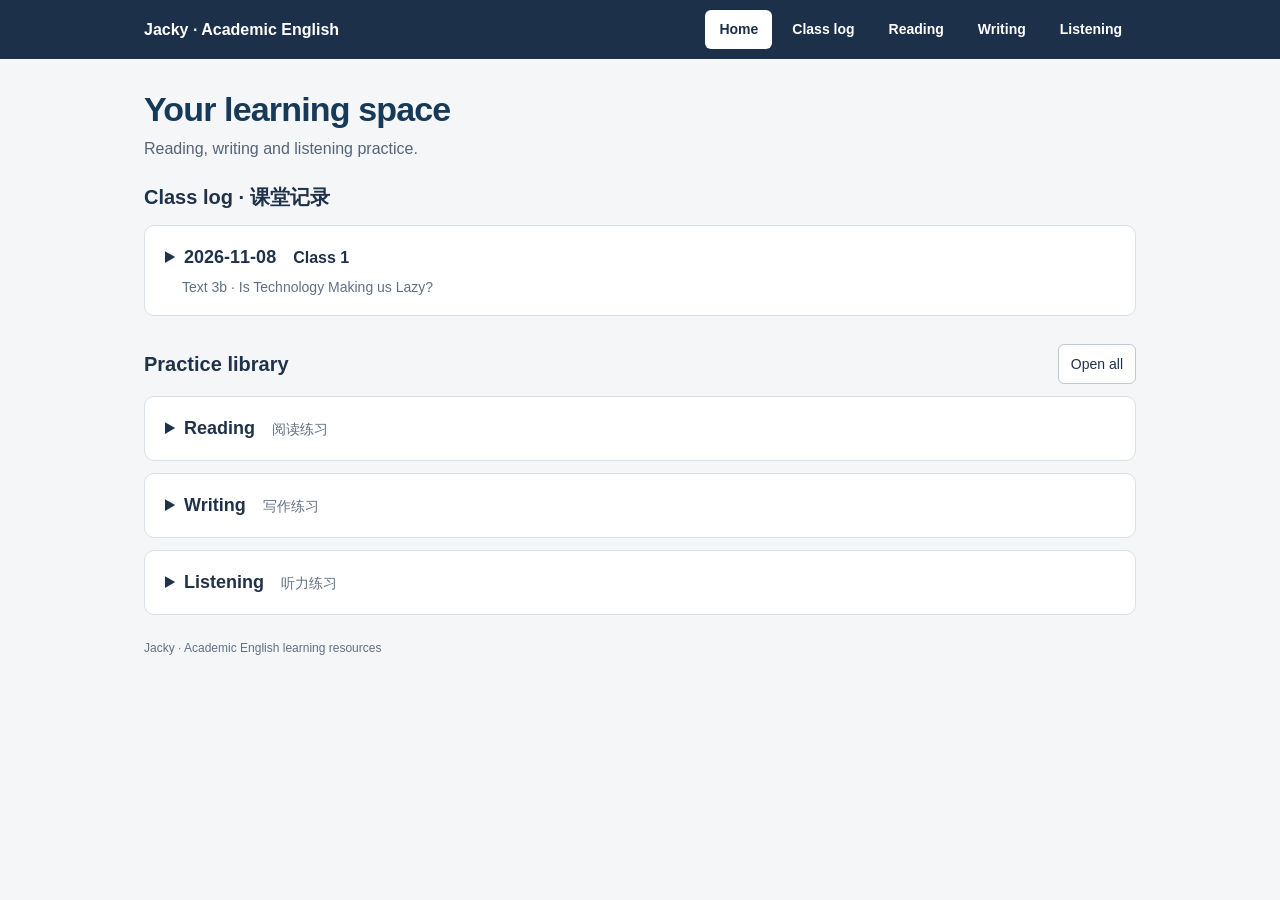
<file: index.html>
<!doctype html>
<html lang="en">
<head>
  <meta charset="utf-8">
  <meta name="viewport" content="width=device-width,initial-scale=1">
  <meta name="robots" content="noindex,nofollow">
  <title>Jacky Learning Home</title>
  <style>
    :root{--ink:#182732;--muted:#64717a;--paper:#f3f1ec;--card:#fff;--line:#d7dbdc;--navy:#173a59;--blue:#1769aa;--orange:#a74818;--green:#17603d;--shadow:0 18px 50px rgba(22,36,45,.12)}
    *{box-sizing:border-box}html{background:var(--paper);color:var(--ink)}body{margin:0;font-family:Arial,"PingFang SC","Microsoft YaHei",sans-serif;line-height:1.55}.shell{width:min(1120px,calc(100% - 32px));margin:auto;padding:54px 0 72px}.hero{padding:24px 0 34px;border-bottom:1px solid var(--line)}.kicker{color:var(--orange);font-size:12px;font-weight:900;letter-spacing:.13em;text-transform:uppercase}.hero h1{margin:8px 0 10px;font-size:clamp(42px,8vw,78px);line-height:.98;letter-spacing:-.055em;color:var(--navy)}.hero p{max-width:680px;margin:0;color:var(--muted);font-size:18px}.resources{display:grid;grid-template-columns:repeat(2,minmax(0,1fr));gap:16px;margin-top:28px}.card{display:flex;min-height:220px;flex-direction:column;justify-content:space-between;padding:25px;border:1px solid var(--line);border-radius:18px;background:var(--card);box-shadow:var(--shadow);color:inherit;text-decoration:none;transition:transform .16s,border-color .16s,box-shadow .16s}.card:hover,.card:focus-visible{transform:translateY(-3px);border-color:#9db0bb;box-shadow:0 22px 55px rgba(22,36,45,.17);outline:3px solid rgba(23,105,170,.18);outline-offset:3px}.number{display:grid;width:38px;height:38px;place-items:center;border-radius:50%;background:#eef3f7;color:var(--navy);font-size:13px;font-weight:900}.card h2{margin:26px 0 7px;color:var(--navy);font-size:30px;letter-spacing:-.035em;line-height:1.05}.card p{margin:0;color:var(--muted);font-size:14px}.enter{display:flex;align-items:center;justify-content:space-between;margin-top:22px;color:var(--blue);font-weight:900}.enter span:last-child{font-size:23px}.essay{border-top:5px solid var(--navy)}.listening-one{border-top:5px solid var(--blue)}.listening-two{border-top:5px solid var(--orange)}.extra{border-top:5px solid var(--green)}.reading{border-top:5px solid #6b4a8f}footer{margin-top:30px;color:var(--muted);font-size:12px}@media(max-width:700px){.shell{padding-top:28px}.resources{grid-template-columns:1fr}.card{min-height:190px}.hero h1{font-size:50px}}@media print{body{background:#fff}.shell{width:auto;padding:0}.card{box-shadow:none;break-inside:avoid}}
  </style>
<style>
/* responsive-retrofit:core-20261104 */
/* Window adaptation, screen only: a learner page follows the current window width and height,
   including resizing an open window and browser zoom.
   Reference: student-learning-portal-workflow/references/responsive-student-pages.md
   Nothing here changes content, prompt or option order, question ids, learner answers, storage keys,
   scoring, release gates, theme colours or the print rules: every rule is inside @media screen and
   only decides how an existing box is sized. No page-wide transform, zoom or overflow hiding, and
   nothing changes what is hidden or shown. */
@media screen {
  /* A long identifier, file name, URL or code token breaks only when it cannot fit; ordinary
     words stay whole, in cells as well as in text. */
  code, kbd, samp, var, a[href]:not([href^="#"]) { overflow-wrap: anywhere; }
  p, li, dd, dt, td, th, figcaption, blockquote, summary, label { overflow-wrap: break-word; }
  pre:not([hidden]) { max-width: 100%; overflow-x: auto; }

  /* Figures and embeds stay inside their own container. Annotation ink is drawn at the coordinates
     it was authored with, so <svg> and <canvas> are deliberately left out of this rule. */
  img:not([hidden]), picture, video, iframe, embed, object { max-width: 100%; }
  img:not([hidden]), video { height: auto; }

  /* A table fits its pane: the columns wrap instead of widening the page. A table that is set to
     span its pane still spans it, so nothing looks different where there was already room. */
  table { max-width: 100%; }

  /* Fields and buttons stay inside the window and keep a usable size. */
  input:not([hidden]), select:not([hidden]), textarea:not([hidden]), button:not([hidden]) { max-width: 100%; }

  /* A paper replica or ink overlay is positioned by coordinates inside its own scrolling frame:
     it must keep its authored width. */
  #ann-page, #ann-page *, #ann-stage, [id^="html-ink"], [id^="html-ink"] * { max-width: none; }
}

/* In a narrow window a wide table cannot be made legible by wrapping alone, so the sideways
   scrolling belongs to the table's own box: neither the pane nor the page widens.
   :not([hidden]) so that a table the page keeps hidden stays hidden. */
@media screen and (max-width: 820px) {
  table:not([hidden]) {
    display: block;
    width: max-content;
    max-width: 100%;
    overflow-x: auto;
    overscroll-behavior-x: contain;
  }
}
</style>
<style>
/* responsive-retrofit:jacky-20261104 */
/* Jacky · Sydney Foundation. Screen only; content, order, ids and answers unchanged.
   Measured 2026-11-04: the module artifacts overflow sideways at 1024x768, 844x390 and
   768x600 because of (a) source tables that are wider than the page can ever be and
   (b) card grids with fixed column counts that only collapse below 760px. */
@media screen {
  /* Tables written without a class (the source maps, screening matrices and planning
     tables) are wider than the page at every window, so they scroll inside their own box.
     Tables that already sit in .note-wrap keep that wrapper's scrolling. */
  table:not([class]):not([hidden]), table.source-map:not([hidden]), table.tfng:not([hidden]) {
    display: block; width: max-content; max-width: 100%; overflow-x: auto; overscroll-behavior-x: contain;
  }
  /* Card grids follow the space they have instead of a fixed column count, so they also
     work in the 760-1024px range and inside a narrow pane. */
  .annotation-key { grid-template-columns: repeat(auto-fit, minmax(135px, 1fr)); }
  .annotation-logic, .essay-plan-strip { grid-template-columns: repeat(auto-fit, minmax(150px, 1fr)); }
  .structure-map { grid-template-columns: repeat(auto-fit, minmax(110px, 1fr)); }
  .demo-steps, .source-card-grid { grid-template-columns: repeat(auto-fit, minmax(200px, 1fr)); }
  .knowledge-strip { grid-template-columns: minmax(0, max-content) minmax(0, 1fr); }
  .structure-step { min-width: 0; }
  .key-card, .structure-step, .knowledge-strip > * { min-width: 0; }
}

/* A short or narrow window must keep reading space: the sticky toolbar wrapped its pills onto
   five lines at 320x568 and took 52% of the window. It now stays one scrollable row, and in a
   short window it scrolls with the page instead of sticking. */
@media screen and (max-width: 520px), screen and (max-height: 620px) {
  .topbar { flex-wrap: nowrap; overflow-x: auto; overscroll-behavior-x: contain; gap: 8px; padding-top: 6px; padding-bottom: 6px; }
  .topbar > * { flex: 0 0 auto; }
  .topbar .note { width: auto; margin-left: 8px; }
}
@media screen and (max-height: 560px) {
  .topbar { position: static; }
}
</style>
<link rel="stylesheet" href="assets/jacky-shell.css?v=20261111-class-log">
<script src="assets/jacky-shell.js?v=20261111-class-log" defer></script>
</head>
<body class="jk-home">
<!-- jacky-shell:start -->
<header class="jk-header"><div class="jk-header-inner">
<a class="jk-brand" href="./">Jacky · Academic English</a>
<button class="jk-menu-button" type="button" aria-expanded="false" aria-controls="jk-navigation">Menu</button>
<nav class="jk-nav" id="jk-navigation" aria-label="Course navigation"><a href="./" aria-current="true">Home</a><a href="./#class-log">Class log</a><a href="reading-practice/">Reading</a><a href="essay/">Writing</a><a href="./#listening">Listening</a></nav>
</div></header>
<!-- jacky-shell:end -->
<main class="shell">
    <header class="hero">
      <h1>Your learning space</h1>
      <p>Reading, writing and listening practice.</p>
    </header>
    <!-- jacky-class-log:start -->
<section id="class-log" aria-labelledby="jk-class-log-title"><h2 class="jk-class-heading" id="jk-class-log-title">Class log · 课堂记录</h2>
<details class="jk-group jk-class" id="class-2026-11-08"><summary><time datetime="2026-11-08">2026-11-08</time> <span class="jk-class-label">Class 1</span><span class="jk-class-topic">Text 3b · Is Technology Making us Lazy?</span></summary><div class="jk-resources"><p class="jk-class-note">Guided reading and in-class questions.</p>
<a class="jk-resource class-page" href="classes/2026-11-08/text-3b.html"><span><strong>Class handout · 课堂批注</strong><small>Class 1 · Text 3b · Sign in to open</small></span><span aria-hidden="true">→</span></a>
</div></details>
</section>
<!-- jacky-class-log:end -->
    <section aria-labelledby="jk-library-title">
<div class="jk-library-head"><h2 id="jk-library-title">Practice library</h2><button class="jk-expand" type="button">Open all</button></div>
<details class="jk-group" id="reading"><summary>Reading <span>阅读练习</span></summary><div class="jk-resources">
<a class="jk-resource" href="reading-practice/"><span><strong>Reading Practice</strong><small>Nine reading sets · Sign in to open</small></span><span aria-hidden="true">→</span></a>
</div></details>
<details class="jk-group" id="writing"><summary>Writing <span>写作练习</span></summary><div class="jk-resources">
<a class="jk-resource" href="essay/"><span><strong>CW3 Essay</strong><small>Essay prompt, research map and planning workbook</small></span><span aria-hidden="true">→</span></a>
</div></details>
<details class="jk-group" id="listening"><summary>Listening <span>听力练习</span></summary><div class="jk-resources">
<a class="jk-resource" href="listening-practice/"><span><strong>Listening 1</strong><small>Five academic listening topics</small></span><span aria-hidden="true">→</span></a>
<a class="jk-resource" href="listening-round-2/"><span><strong>Listening 2</strong><small>Antibiotic Resistance and Noise &amp; Health</small></span><span aria-hidden="true">→</span></a>
<a class="jk-resource" href="extra-listening-practice/"><span><strong>Extra Listening Practice</strong><small>Three short reports with questions</small></span><span aria-hidden="true">→</span></a>
<a class="jk-resource" href="extra-listening-practice/mock-practice/"><span><strong>AES Listening Practice</strong><small>Six practice sets</small></span><span aria-hidden="true">→</span></a>
<a class="jk-resource" href="extra-listening-practice/topic-library/"><span><strong>Topic Listening Library</strong><small>Ten recordings across five topics</small></span><span aria-hidden="true">→</span></a>
</div></details>
</section>
    <footer>Jacky · Academic English learning resources</footer>
  </main>
</body>
</html>
</file>
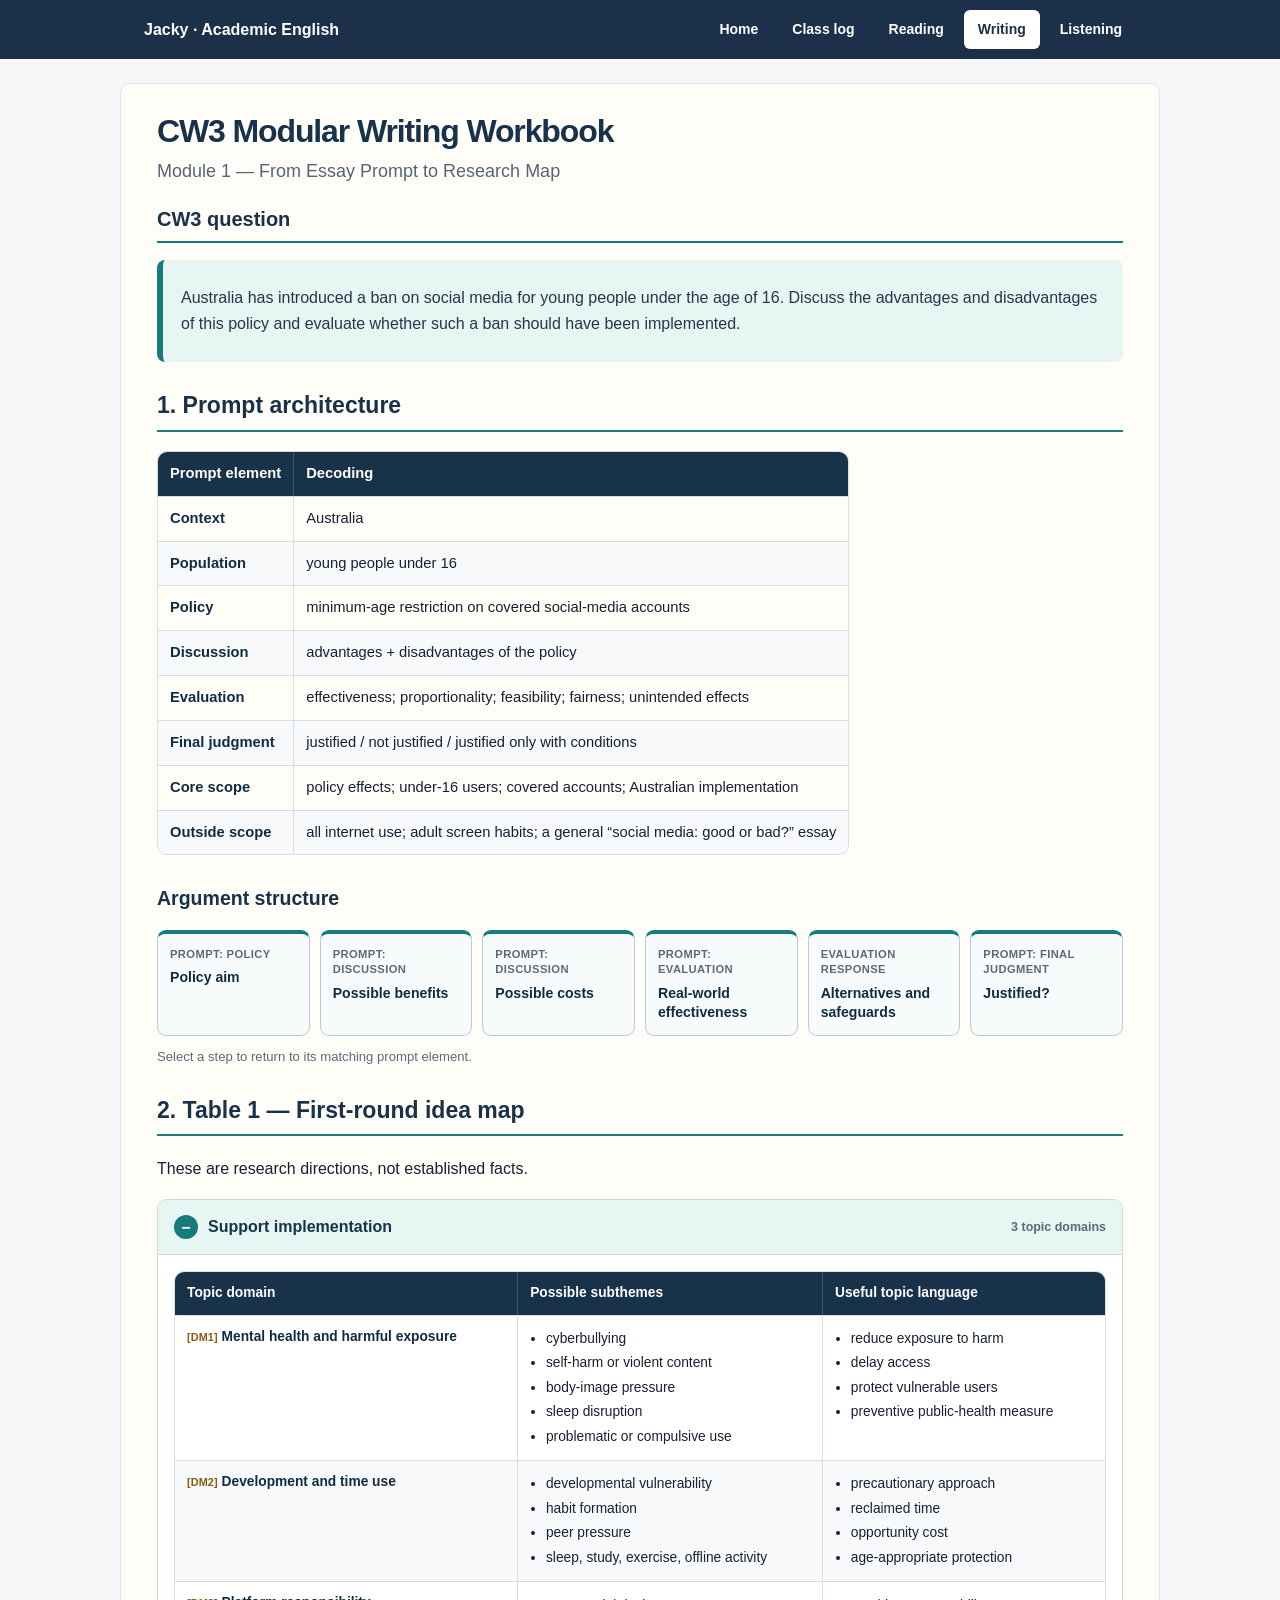
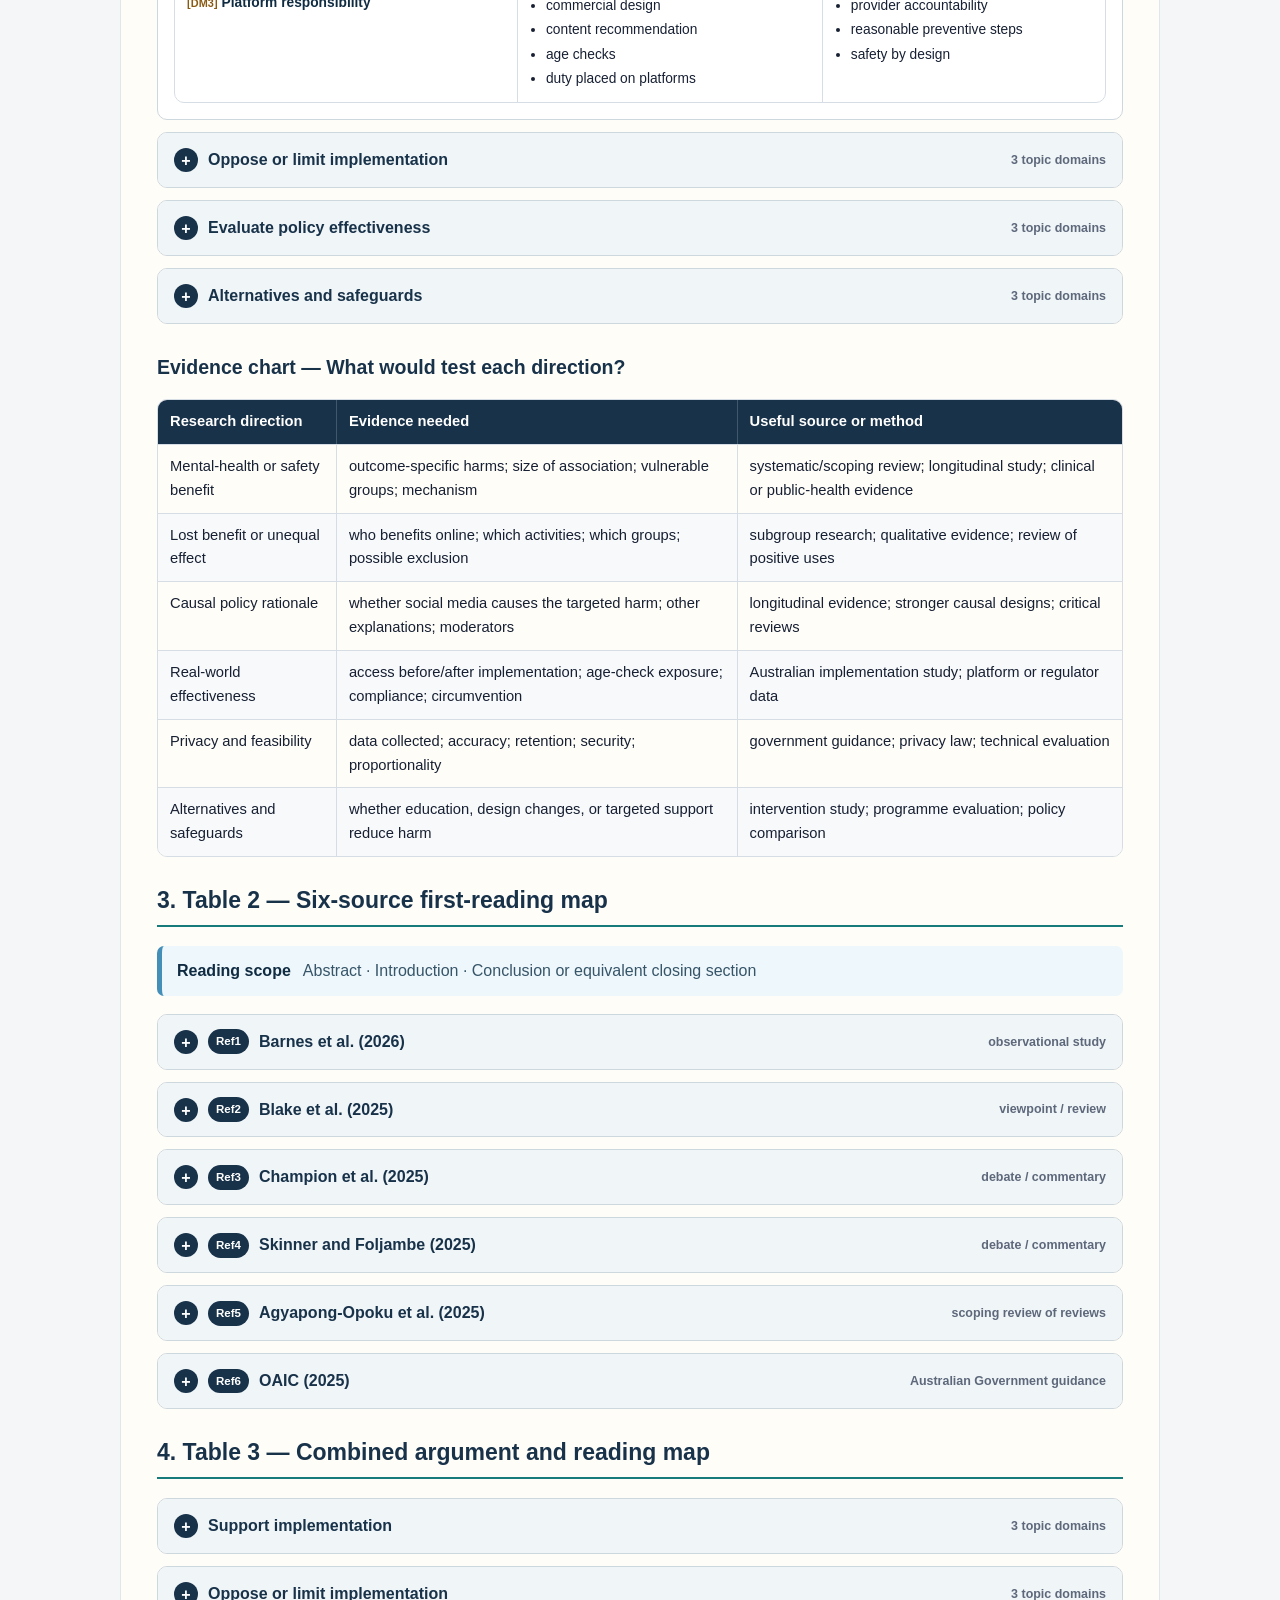
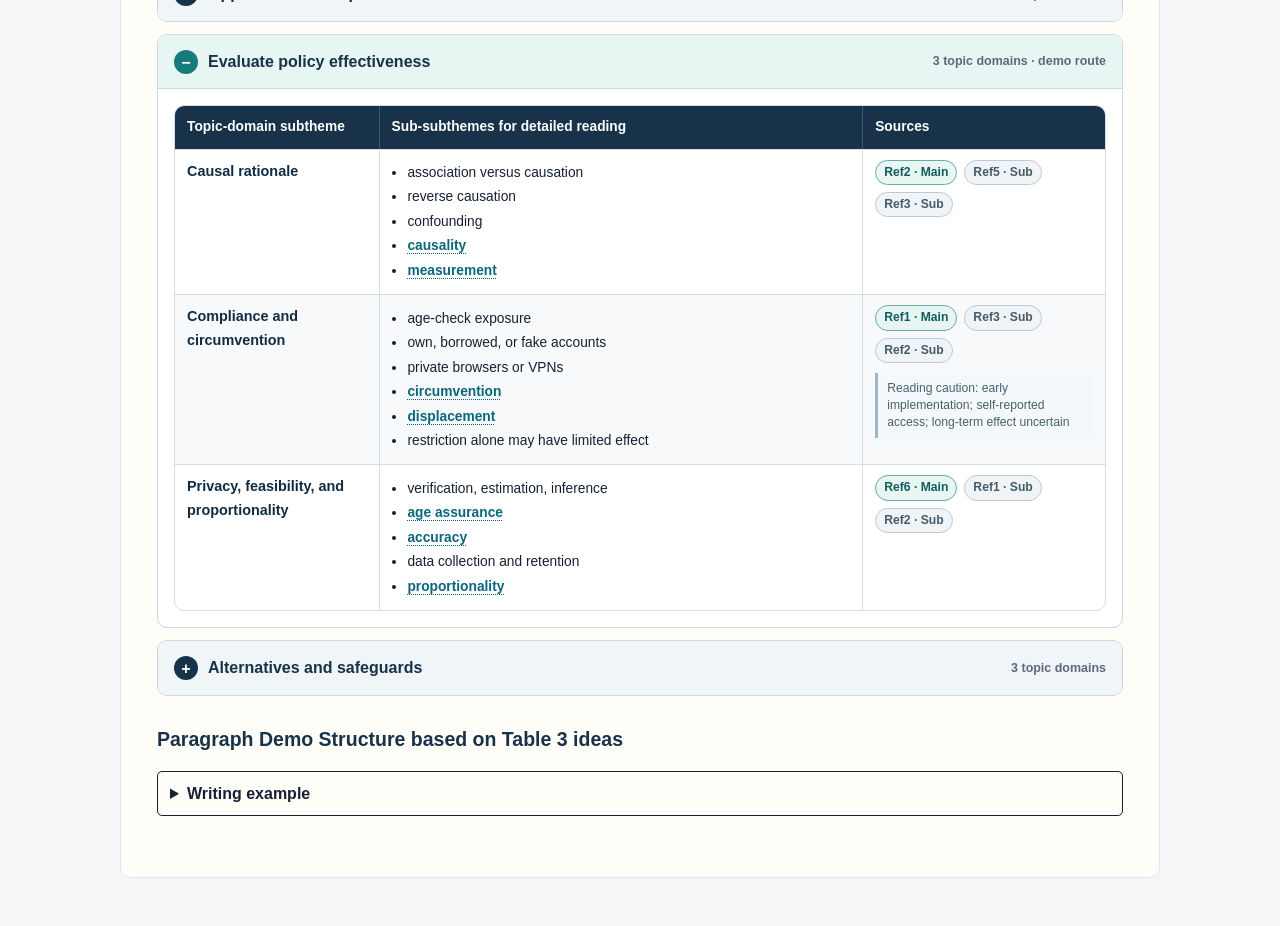
<file: essay/index.html>
<!DOCTYPE html>
<html xmlns="http://www.w3.org/1999/xhtml" lang="en" xml:lang="en">
<head>
  <meta charset="utf-8" />
  <meta name="viewport" content="width=device-width, initial-scale=1.0, user-scalable=yes" />
  <title>CW3 Essay · Jacky</title>
  <style>
    code{white-space: pre-wrap;}
    span.smallcaps{font-variant: small-caps;}
    span.underline{text-decoration: underline;}
    div.column{display: inline-block; vertical-align: top; width: 50%;}
    div.hanging-indent{margin-left: 1.5em; text-indent: -1.5em;}
    ul.task-list{list-style: none;}
    .display.math{display: block; text-align: center; margin: 0.5rem auto;}
  </style>
  <style type="text/css">
:root {
--ink: #172033;
--muted: #5d687b;
--paper: #fffdf8;
--navy: #18324a;
--teal: #167b7a;
--teal-soft: #e7f5f3;
--gold: #d99b2b;
--gold-soft: #fff4d7;
--rose: #b64f64;
--rose-soft: #fff0f3;
--line: #d7dde5;
--scope: #b388ff;
--evidence: #ffd54f;
--reasoning: #64b5f6;
--caution: #ff8a9a;
--implication: #81c784;
}
* { box-sizing: border-box; }
html {
background: #eef1f4;
color: var(--ink);
scroll-behavior: smooth;
}
body {
width: min(1080px, calc(100% - 28px));
margin: 24px auto 64px;
padding: 54px 64px 72px;
background: var(--paper);
border: 1px solid #e3e6ea;
border-radius: 18px;
box-shadow: 0 22px 60px rgba(28, 43, 58, 0.12);
font-family: -apple-system, BlinkMacSystemFont, "Segoe UI", Arial, sans-serif;
font-size: 16px;
line-height: 1.62;
}
body::before {
content: "ACADEMIC ENGLISH · CW3 MODULAR WORKBOOK";
display: block;
margin: -54px -64px 42px;
padding: 18px 64px;
border-radius: 18px 18px 0 0;
background: linear-gradient(110deg, var(--navy), #214e69 62%, var(--teal));
color: #fff;
font-size: 12px;
font-weight: 800;
letter-spacing: 0.13em;
}
h1, h2, h3, h4 {
color: var(--navy);
line-height: 1.2;
break-after: avoid;
}
h1 {
margin: 0 0 8px;
font-size: clamp(2rem, 5vw, 3.2rem);
letter-spacing: -0.035em;
}
h2 {
margin-top: 48px;
padding: 0 0 10px;
border-bottom: 3px solid var(--teal);
font-size: 1.62rem;
}
h3 {
margin-top: 32px;
font-size: 1.22rem;
}
h4 {
margin: 24px 0 8px;
font-size: 1rem;
text-transform: uppercase;
letter-spacing: 0.06em;
}
p { margin: 0.7em 0; }
a {
color: #0e667b;
text-decoration-thickness: 1px;
text-underline-offset: 3px;
}
strong { color: #102c42; }
hr {
margin: 42px 0;
border: 0;
border-top: 1px solid var(--line);
}
blockquote {
margin: 24px 0;
padding: 18px 22px;
border: 0;
border-left: 6px solid var(--teal);
border-radius: 8px;
background: var(--teal-soft);
color: #21394a;
}
blockquote blockquote,
blockquote:has(strong:first-child) {
border-left-color: var(--rose);
background: var(--rose-soft);
}
code {
padding: 0.12em 0.35em;
border-radius: 4px;
background: #eef2f5;
color: #173e56;
font-family: ui-monospace, SFMono-Regular, Menlo, Consolas, monospace;
font-size: 0.9em;
}
ul, ol { padding-left: 1.4em; }
li { margin: 0.32em 0; }
table {
width: 100%;
margin: 18px 0 28px;
border-collapse: separate;
border-spacing: 0;
border: 1px solid var(--line);
border-radius: 10px;
overflow: hidden;
font-size: 0.92rem;
}
thead {
background: var(--navy);
color: #fff;
}
th {
padding: 10px 12px;
border-right: 1px solid rgba(255,255,255,0.18);
text-align: left;
vertical-align: top;
}
td {
padding: 10px 12px;
border-top: 1px solid var(--line);
border-right: 1px solid var(--line);
vertical-align: top;
}
th:last-child, td:last-child { border-right: 0; }
tbody tr:nth-child(even) { background: #f7f9fa; }
.idea-table,
.map-table {
font-size: 0.86rem;
}
.idea-table ul,
.map-table ul {
margin: 0;
padding-left: 1.15em;
}
.idea-table li,
.map-table li {
margin: 0.16em 0;
}
.map-table td[rowspan] {
width: 15%;
border-right: 3px solid #8fc8c3;
background: var(--teal-soft);
color: var(--navy);
}
.map-table td:nth-child(2) {
min-width: 150px;
}
.structure-map {
display: grid;
grid-template-columns: repeat(6, minmax(110px, 1fr));
gap: 10px;
margin: 16px 0 10px;
}
.structure-step {
min-height: 88px;
padding: 13px 12px;
border: 1px solid #b9cbd7;
border-top: 4px solid var(--teal);
border-radius: 9px;
background: #f7fbfc;
color: var(--navy);
font-family: inherit;
font-size: 0.88rem;
line-height: 1.35;
text-decoration: none;
}
a.structure-step:hover,
a.structure-step:focus-visible {
border-color: var(--teal);
background: var(--teal-soft);
outline: 3px solid rgba(22, 123, 122, 0.18);
}
.structure-step strong {
display: block;
margin-top: 6px;
}
.structure-label {
display: block;
color: var(--muted);
font-size: 0.7rem;
font-weight: 800;
letter-spacing: 0.035em;
text-transform: uppercase;
}
.map-note {
margin: 6px 0 22px;
color: var(--muted);
font-size: 0.82rem;
}
.reading-map .structure-step {
display: grid;
grid-template-columns: 26px 1fr;
gap: 8px;
align-items: center;
min-height: 68px;
border-top-color: #438fb8;
}
.reading-map .structure-step strong {
margin: 0;
}
.step-number {
display: grid;
width: 25px;
height: 25px;
place-items: center;
border-radius: 50%;
background: var(--navy);
color: #fff;
font-size: 0.75rem;
font-weight: 900;
}
.toggle-stack {
display: grid;
gap: 12px;
margin: 18px 0 28px;
}
details.knowledge-toggle {
border: 1px solid #cdd7de;
border-radius: 10px;
overflow: hidden;
background: #fff;
}
details.knowledge-toggle summary {
display: flex;
gap: 10px;
align-items: center;
padding: 14px 16px;
cursor: pointer;
list-style: none;
background: #f0f5f7;
color: var(--navy);
}
details.knowledge-toggle summary::-webkit-details-marker {
display: none;
}
details.knowledge-toggle summary::before {
content: "+";
display: grid;
width: 24px;
height: 24px;
flex: 0 0 24px;
place-items: center;
border-radius: 50%;
background: var(--navy);
color: #fff;
font-size: 1rem;
font-weight: 900;
}
details.knowledge-toggle[open] summary::before {
content: "−";
background: var(--teal);
}
details.knowledge-toggle[open] summary {
border-bottom: 1px solid #cdd7de;
background: var(--teal-soft);
}
.toggle-title {
min-width: 0;
flex: 1 1 auto;
font-weight: 850;
}
.toggle-meta {
flex: 0 0 auto;
color: var(--muted);
font-size: 0.78rem;
font-weight: 750;
}
.toggle-body {
padding: 16px;
}
.toggle-body > table {
margin: 0;
}
.source-rank {
flex: 0 0 auto;
padding: 3px 8px;
border-radius: 999px;
background: var(--navy);
color: #fff;
font-size: 0.72rem;
font-weight: 900;
}
.section-scope {
display: flex;
gap: 12px;
align-items: baseline;
margin: 16px 0 10px;
padding: 12px 15px;
border-left: 5px solid #438fb8;
border-radius: 7px;
background: #eef7fb;
}
.section-scope span {
color: #365569;
}
.source-card h3 {
margin: 0 0 14px;
font-size: 1.03rem;
}
.source-card h3 a {
color: #0d6075;
}
.source-card-grid {
display: grid;
grid-template-columns: repeat(2, minmax(0, 1fr));
gap: 12px;
}
.source-card-grid section {
padding: 13px 15px;
border: 1px solid #d8e0e6;
border-radius: 8px;
background: #fbfcfd;
}
.source-card-grid h4 {
margin: 0 0 8px;
color: #35586b;
font-size: 0.76rem;
letter-spacing: 0.045em;
}
.source-card-grid ul {
margin: 0;
padding-left: 1.15em;
}
.keyword-list,
.source-role-list {
display: flex;
flex-wrap: wrap;
gap: 7px;
}
.keyword-map {
display: inline-flex;
gap: 4px;
align-items: center;
}
.domain-mark {
display: inline-block;
white-space: nowrap;
color: #8a5a12;
font-size: 0.68rem;
font-weight: 900;
letter-spacing: 0.01em;
}
.theme-keyword,
.source-role {
display: inline-block;
padding: 4px 8px;
border-radius: 999px;
font-size: 0.76rem;
font-weight: 800;
line-height: 1.25;
scroll-margin-top: 32px;
}
.theme-keyword {
border: 1px solid #a9c8d5;
background: #eef7fb;
color: #214a60;
}
.theme-keyword:target {
outline: 4px solid rgba(217, 155, 43, 0.34);
background: var(--gold-soft);
}
.jump-link {
color: #0a667b;
font-weight: 750;
text-decoration-style: dotted;
}
.source-role {
text-decoration: none;
}
.source-role.main {
border: 1px solid #69aaa5;
background: var(--teal-soft);
color: #125e5d;
}
.source-role.sub {
border: 1px solid #bdc9d2;
background: #f1f4f6;
color: #465b69;
}
.table3-stack {
margin-top: 14px;
}
.combined-map {
width: 100%;
table-layout: fixed;
}
.combined-map .col-topic { width: 22%; }
.combined-map .col-reading { width: 52%; }
.combined-map .col-sources { width: 26%; }
.combined-map td:first-child {
color: var(--navy);
font-size: 0.9rem;
}
.source-caution {
display: block;
margin-top: 10px;
padding: 7px 9px;
border-left: 3px solid #9ab8c8;
background: #f4f8fa;
color: #47616f;
font-size: 0.76rem;
line-height: 1.4;
}
.demo-target {
transition: background-color 160ms ease, box-shadow 160ms ease;
}
.demo-target.demo-selected {
border-radius: 5px;
background: #d6effa;
box-shadow: 0 0 0 3px #d6effa;
}
li.demo-target.demo-selected {
margin-top: 3px;
margin-bottom: 3px;
padding: 3px 6px;
}
summary.demo-target.demo-selected {
border-radius: 0;
background: #dff3fb;
box-shadow: inset 5px 0 0 #438fb8;
}
.paragraph-demo {
margin: 16px 0 28px;
padding: 18px;
border: 1px solid #b9d6e4;
border-radius: 12px;
background: #f8fbfd;
}
.demo-steps {
display: grid;
grid-template-columns: repeat(3, minmax(0, 1fr));
gap: 12px;
}
.demo-step {
display: grid;
grid-template-columns: 32px minmax(0, 1fr);
gap: 10px;
align-items: start;
min-height: 84px;
padding: 12px;
border: 1px solid #b9d6e4;
border-top: 4px solid #438fb8;
border-radius: 9px;
background: #fff;
color: var(--navy);
font: inherit;
text-align: left;
cursor: pointer;
}
.demo-step:hover,
.demo-step:focus-visible {
border-color: var(--teal);
outline: 3px solid rgba(22, 123, 122, 0.18);
}
.demo-step[aria-pressed="true"] {
border-color: #438fb8;
background: #eaf6fb;
}
.demo-step strong {
display: block;
line-height: 1.25;
}
.demo-choice {
display: block;
margin-top: 7px;
color: #31586d;
font-size: 0.82rem;
font-weight: 650;
line-height: 1.35;
}
.demo-outline {
margin-top: 16px;
padding: 15px 17px;
border-left: 5px solid #438fb8;
border-radius: 7px;
background: #eaf6fb;
}
.demo-outline-root {
display: grid;
gap: 10px;
margin: 10px 0 0;
padding: 0;
list-style: none;
}
.demo-outline-group {
padding: 10px 12px;
border: 1px solid #b9d6e4;
border-radius: 7px;
background: #fff;
}
.demo-outline-group > ul {
margin: 7px 0 0;
padding-left: 1.25em;
}
.demo-outline-item {
margin: 6px 0;
}
.research-gap {
margin-top: 5px;
padding: 5px 7px;
border-radius: 5px;
background: var(--gold-soft);
color: #765018;
font-family: inherit;
font-size: 0.8rem;
font-style: italic;
}
.lesson-meta,
.teacher-panel,
.answer-panel,
.model-card,
.practice-card,
.checkpoint {
margin: 22px 0;
padding: 18px 22px;
border-radius: 10px;
break-inside: avoid;
}
.lesson-meta {
border: 1px solid #b9d9d7;
background: var(--teal-soft);
}
.knowledge-strip {
display: grid;
grid-template-columns: max-content 1fr;
gap: 14px;
align-items: start;
margin: 20px 0;
padding: 14px 18px;
border-left: 6px solid var(--teal);
border-radius: 8px;
background: #edf7f6;
}
.knowledge-strip strong {
color: #0f5f5e;
font-size: 0.78rem;
letter-spacing: 0.08em;
text-transform: uppercase;
}
.knowledge-strip.warning {
border-left-color: var(--gold);
background: var(--gold-soft);
}
.knowledge-strip.warning strong { color: #80570c; }
.teacher-panel {
border: 1px solid #e8b9c4;
border-left: 6px solid var(--rose);
background: var(--rose-soft);
}
.teacher-panel::before {
content: "TEACHER NOTE";
display: block;
margin-bottom: 7px;
color: #983b50;
font-size: 0.75rem;
font-weight: 900;
letter-spacing: 0.1em;
}
.answer-panel {
border: 1px solid #e5c77f;
border-left: 6px solid var(--gold);
background: var(--gold-soft);
}
.answer-panel::before {
content: "ANSWER / CHECK";
display: block;
margin-bottom: 7px;
color: #80570c;
font-size: 0.75rem;
font-weight: 900;
letter-spacing: 0.1em;
}
.model-card {
border: 1px solid #aecbdc;
border-left: 6px solid #438fb8;
background: #eef7fb;
}
.practice-card {
border: 1px dashed #9ca8b6;
background: #fbfcfd;
}
.checkpoint {
border: 2px solid var(--teal);
background: #f5fbfa;
}
.write-lines {
min-height: 86px;
margin: 12px 0 22px;
background-image: repeating-linear-gradient(
to bottom,
transparent 0,
transparent 29px,
#b9c2cc 30px
);
}
.write-lines.short { min-height: 56px; }
.write-lines.tall { min-height: 145px; }
.annotation-key {
display: grid;
grid-template-columns: repeat(5, minmax(135px, 1fr));
gap: 12px;
margin: 18px 0 26px;
}
.key-card {
display: flex;
flex-direction: column;
gap: 7px;
min-height: 152px;
padding: 14px;
border-radius: 8px;
border: 1px solid rgba(23,32,51,0.12);
font-size: 0.85rem;
}
.key-card strong {
font-size: 0.78rem;
letter-spacing: 0.035em;
}
.key-card .key-question {
min-height: 3.5em;
padding-bottom: 7px;
border-bottom: 1px solid rgba(23,32,51,0.15);
color: #20344a;
font-weight: 750;
line-height: 1.35;
}
.key-card.scope { background: color-mix(in srgb, var(--scope) 38%, white); }
.key-card.evidence { background: color-mix(in srgb, var(--evidence) 45%, white); }
.key-card.reasoning { background: color-mix(in srgb, var(--reasoning) 40%, white); }
.key-card.caution { background: color-mix(in srgb, var(--caution) 38%, white); }
.key-card.implication { background: color-mix(in srgb, var(--implication) 40%, white); }
.annotation-logic {
display: grid;
grid-template-columns: repeat(5, minmax(0, 1fr));
gap: 12px;
margin: 18px 0;
}
.logic-step {
display: grid;
grid-template-columns: 36px 1fr;
gap: 11px;
align-items: start;
padding: 15px;
border: 1px solid #b9cbd5;
border-radius: 10px;
background: #f5f8fa;
}
.logic-step p {
margin: 5px 0 0;
color: #415267;
font-size: 0.9rem;
line-height: 1.45;
}
.step-number {
display: grid;
width: 32px;
height: 32px;
place-items: center;
border-radius: 50%;
background: var(--navy);
color: #fff;
font-weight: 900;
}
.worked-code {
display: grid;
gap: 7px;
margin: 22px 0 28px;
padding: 18px 20px;
border: 1px solid #a9c7d9;
border-left: 6px solid #438fb8;
border-radius: 10px;
background: #f0f7fb;
}
.worked-code > strong {
margin-bottom: 3px;
font-size: 1rem;
}
.worked-code span {
padding-left: 14px;
border-left: 2px solid #b9d4e3;
}
.screening-map {
grid-template-columns: repeat(5, minmax(0, 1fr));
}
.source-screen-card {
margin: 16px 0 26px;
border: 1px solid #b9d6e4;
border-radius: 10px;
background: #f8fbfd;
overflow: hidden;
}
.source-screen-card dl,
.source-profile dl {
margin: 0;
}
.source-screen-card dl > div {
display: grid;
grid-template-columns: 150px 1fr;
border-bottom: 1px solid #dce7ed;
}
.source-screen-card dl > div:last-child {
border-bottom: 0;
}
.source-screen-card dt,
.source-screen-card dd,
.source-profile dt,
.source-profile dd {
margin: 0;
padding: 10px 12px;
}
.source-screen-card dt,
.source-profile dt {
color: var(--navy);
font-weight: 850;
}
.method-note {
display: grid;
grid-template-columns: max-content 1fr;
gap: 13px;
align-items: start;
margin: 18px 0 28px;
padding: 14px 16px;
border: 1px solid #c8d0d7;
border-left: 5px solid #7d8791;
border-radius: 8px;
background: #f5f6f7;
}
.method-note p {
margin: 4px 0 0;
color: #56616c;
font-size: 0.86rem;
}
.source-profile-grid {
display: grid;
grid-template-columns: repeat(3, minmax(0, 1fr));
gap: 14px;
margin: 18px 0 28px;
}
.source-profile {
padding: 16px;
border: 1px solid #b9d6e4;
border-top: 5px solid #438fb8;
border-radius: 10px;
background: #f8fbfd;
}
.source-profile h3 {
margin: 8px 0 12px;
font-size: 1rem;
}
.source-profile dl > div {
border-top: 1px solid #dce7ed;
}
.source-profile dt {
padding: 8px 0 2px;
font-size: 0.76rem;
letter-spacing: 0.04em;
text-transform: uppercase;
}
.source-profile dd {
padding: 0 0 8px;
font-size: 0.86rem;
}
.evidence-role-map {
display: grid;
grid-template-columns: repeat(4, minmax(0, 1fr));
gap: 12px;
margin: 16px 0 24px;
}
.evidence-role-map > div,
.essay-plan-strip > div {
padding: 12px;
border: 1px solid #c6d8e2;
border-radius: 8px;
background: #f5f9fb;
}
.evidence-role-map strong,
.essay-plan-strip strong {
display: block;
color: var(--navy);
}
.evidence-role-map span,
.essay-plan-strip span {
display: block;
margin-top: 4px;
color: #566574;
font-size: 0.82rem;
line-height: 1.35;
}
.essay-plan-strip {
display: grid;
grid-template-columns: repeat(5, minmax(0, 1fr));
gap: 10px;
margin: 16px 0 24px;
}
details.note-group {
margin: 16px 0;
border: 1px solid var(--line);
border-radius: 10px;
background: #fff;
overflow: hidden;
}
details.note-group summary {
padding: 14px 18px;
cursor: pointer;
background: #f1f5f7;
color: var(--navy);
font-weight: 800;
}
details.note-group[open] summary {
border-bottom: 1px solid var(--line);
background: #e8f2f2;
}
.note-wrap { overflow-x: auto; }
.note-table {
margin: 0;
border: 0;
border-radius: 0;
table-layout: fixed;
font-size: 0.78rem;
}
.student-note-table { min-width: 1040px; }
.teacher-note-table { min-width: 1420px; }
.note-table th {
white-space: normal;
vertical-align: bottom;
}
.note-table td {
vertical-align: top;
}
.note-table td:first-child {
white-space: nowrap;
font-weight: 800;
}
.student-note-table th:nth-child(1) { width: 7%; }
.student-note-table th:nth-child(2) { width: 13%; }
.student-note-table th:nth-child(3) { width: 11%; }
.student-note-table th:nth-child(4) { width: 25%; }
.student-note-table th:nth-child(5) { width: 44%; }
.teacher-note-table th:nth-child(1) { width: 5%; }
.teacher-note-table th:nth-child(2) { width: 10%; }
.teacher-note-table th:nth-child(3) { width: 8%; }
.teacher-note-table th:nth-child(4) { width: 9%; }
.teacher-note-table th:nth-child(5) { width: 19%; }
.teacher-note-table th:nth-child(6) { width: 34%; }
.teacher-note-table th:nth-child(7) { width: 15%; }
.ref-label {
display: inline-block;
padding: 3px 7px;
border-radius: 999px;
background: var(--navy);
color: #fff;
font-size: 0.72rem;
font-weight: 900;
line-height: 1.2;
}
.ref-name {
display: block;
margin-top: 6px;
color: #526273;
font-size: 0.74rem;
line-height: 1.3;
}
.tag-stack {
display: flex;
flex-wrap: wrap;
gap: 5px;
}
.tag-method {
border: 1px solid #aeb6bd;
background: #e7eaed;
color: #3f4952;
}
.theme-linkage strong {
display: block;
color: var(--navy);
line-height: 1.3;
}
.theme-linkage ul,
.annotation-note-bullets,
.teacher-check-list {
margin: 6px 0 0;
padding-left: 1.15em;
}
.theme-linkage li,
.annotation-note-bullets li,
.teacher-check-list li {
margin: 4px 0;
line-height: 1.35;
}
.annotation-note-bullets strong,
.teacher-check-list strong {
color: #31485c;
}
.annotation-id-button {
padding: 4px 8px;
border: 1px solid #7aa8bb;
border-radius: 6px;
background: #edf7fa;
color: #0a5e75;
font: inherit;
font-size: 0.82rem;
font-weight: 900;
line-height: 1.2;
text-decoration: underline;
text-decoration-thickness: 1px;
text-underline-offset: 2px;
cursor: pointer;
}
.annotation-id-button:hover,
.annotation-id-button:focus-visible,
.annotation-id-button[aria-expanded="true"] {
border-color: var(--teal);
outline: 3px solid rgba(22, 123, 122, 0.18);
background: #dff2f1;
}
.excerpt-popover[hidden] { display: none !important; }
.excerpt-popover {
position: fixed;
z-index: 1000;
width: min(430px, calc(100vw - 24px));
max-height: min(72vh, 540px);
overflow: auto;
padding: 0;
border: 1px solid #7891a3;
border-radius: 12px;
background: #fffef9;
box-shadow: 0 18px 45px rgba(19, 39, 55, 0.28);
}
.excerpt-popover-head {
display: flex;
gap: 12px;
align-items: center;
justify-content: space-between;
padding: 12px 14px;
border-bottom: 1px solid #cfd8df;
background: var(--navy);
color: #fff;
}
.excerpt-popover-head strong { color: #fff; }
.excerpt-close {
display: grid;
width: 30px;
height: 30px;
flex: 0 0 30px;
place-items: center;
padding: 0;
border: 1px solid rgba(255,255,255,0.5);
border-radius: 50%;
background: transparent;
color: #fff;
font-size: 1.3rem;
line-height: 1;
cursor: pointer;
}
.excerpt-close:focus-visible {
outline: 3px solid rgba(255,255,255,0.45);
}
.excerpt-source {
margin: 0;
padding: 11px 16px 0;
color: #526175;
font-size: 0.82rem;
font-weight: 800;
}
.excerpt-quote {
margin: 10px 16px 12px;
padding: 14px 16px;
border-left-color: var(--gold);
background: #fff8e8;
color: #24364a;
font-family: Georgia, "Times New Roman", serif;
font-size: 0.97rem;
line-height: 1.55;
}
.excerpt-boundary {
margin: 0;
padding: 0 16px 14px;
color: #697588;
font-size: 0.75rem;
}
.tag {
display: inline-block;
padding: 3px 7px;
border: 1px solid rgba(23,32,51,0.18);
border-radius: 999px;
color: #162438;
font-size: 0.72rem;
font-weight: 900;
letter-spacing: 0.02em;
white-space: nowrap;
}
.tag-scope { background: var(--scope); }
.tag-evidence { background: var(--evidence); }
.tag-reasoning { background: var(--reasoning); }
.tag-caution { background: var(--caution); }
.tag-implication { background: var(--implication); }
.source-map {
border-top: 5px solid var(--rose);
}
.source-map th { background: #703748; }
.small {
color: var(--muted);
font-size: 0.84rem;
}
.status-badge {
display: inline-block;
margin: 4px 0 18px;
padding: 5px 10px;
border-radius: 999px;
background: #e9edf2;
color: #465468;
font-size: 0.78rem;
font-weight: 800;
}
@media (max-width: 760px) {
body {
width: 100%;
margin: 0;
padding: 34px 20px 54px;
border: 0;
border-radius: 0;
box-shadow: none;
}
body::before {
margin: -34px -20px 32px;
padding: 15px 20px;
border-radius: 0;
}
.knowledge-strip { grid-template-columns: 1fr; gap: 5px; }
.annotation-logic { grid-template-columns: 1fr; }
.annotation-key { grid-template-columns: 1fr 1fr; }
.key-card { min-height: 0; }
.key-card .key-question { min-height: 0; }
.structure-map { grid-template-columns: 1fr 1fr; }
.demo-steps { grid-template-columns: 1fr; }
.source-card-grid { grid-template-columns: 1fr; }
.source-profile-grid,
.evidence-role-map,
.essay-plan-strip { grid-template-columns: 1fr; }
.source-screen-card dl > div { grid-template-columns: 1fr; }
.source-screen-card dd { padding-top: 0; }
details.knowledge-toggle summary { flex-wrap: wrap; }
.toggle-meta { width: 100%; padding-left: 34px; }
.section-scope { display: grid; gap: 3px; }
table { display: block; overflow-x: auto; }
}
@page {
size: A4;
margin: 14mm;
}
@media print {
html { background: #fff; }
body {
width: auto;
margin: 0;
padding: 0;
border: 0;
border-radius: 0;
box-shadow: none;
font-size: 10.5pt;
}
body::before {
margin: 0 0 18px;
padding: 10px 14px;
border-radius: 0;
}
h1 { font-size: 24pt; }
h2 { margin-top: 28px; font-size: 17pt; }
h3 { font-size: 13pt; }
a { color: inherit; text-decoration: none; }
table { font-size: 8.4pt; }
th, td { padding: 6px 7px; }
.idea-table, .map-table { font-size: 7.8pt; }
.idea-table tr, .map-table tr { break-inside: avoid; }
.structure-map { grid-template-columns: repeat(3, 1fr); }
.structure-step { min-height: 0; padding: 8px; }
.demo-steps { grid-template-columns: repeat(2, 1fr); }
.demo-step { min-height: 0; padding: 8px; }
.demo-choice[hidden] { display: block !important; }
.demo-outline-group[hidden],
.demo-outline-item[hidden] { display: list-item !important; }
.demo-target { background: #dff3fb !important; }
details.knowledge-toggle { break-inside: auto; }
details.source-toggle,
details.idea-toggle {
break-inside: avoid-page;
page-break-inside: avoid;
}
details.knowledge-toggle summary { break-after: avoid; }
details.knowledge-toggle summary::before { display: none; }
details.knowledge-toggle > .toggle-body { display: block !important; }
.source-card-grid { grid-template-columns: 1fr 1fr; }
.source-card-grid section { break-inside: avoid; }
.theme-keyword, .source-role { padding: 2px 5px; }
.source-profile-grid { grid-template-columns: repeat(3, 1fr); gap: 7px; }
.source-profile { padding: 9px; }
.source-profile dt,
.source-profile dd { font-size: 7pt; }
.evidence-role-map { grid-template-columns: repeat(4, 1fr); gap: 6px; }
.essay-plan-strip { grid-template-columns: repeat(5, 1fr); gap: 5px; }
.note-table { font-size: 6.5pt; }
.student-note-table,
.teacher-note-table { min-width: 0; width: 100%; }
.jump-link { color: inherit; text-decoration: none; }
details.note-group > * { display: block !important; }
details.note-group summary { break-after: avoid; }
.annotation-id-button {
padding: 0;
border: 0;
outline: 0;
background: transparent;
color: inherit;
text-decoration: none;
}
.excerpt-popover { display: none !important; }
.teacher-panel, .answer-panel, .model-card, .practice-card, .checkpoint {
break-inside: avoid;
}
}
</style>
<style>
.workspace-resource-nav{display:flex;gap:10px;flex-wrap:wrap;margin:0 0 26px}.workspace-resource-link{display:inline-flex;padding:10px 14px;border:1px solid #8fc8c3;border-radius:9px;background:var(--teal-soft);color:var(--navy);font-weight:800;text-decoration:none}.workspace-resource-link:hover,.workspace-resource-link:focus-visible{border-color:var(--teal);outline:3px solid rgba(22,123,122,.18)}@media print{.workspace-resource-nav{display:none}}
</style>
  <!--[if lt IE 9]>
    <script src="//cdnjs.cloudflare.com/ajax/libs/html5shiv/3.7.3/html5shiv-printshiv.min.js"></script>
  <![endif]-->
<style>
/* responsive-retrofit:core-20261104 */
/* Window adaptation, screen only: a learner page follows the current window width and height,
   including resizing an open window and browser zoom.
   Reference: student-learning-portal-workflow/references/responsive-student-pages.md
   Nothing here changes content, prompt or option order, question ids, learner answers, storage keys,
   scoring, release gates, theme colours or the print rules: every rule is inside @media screen and
   only decides how an existing box is sized. No page-wide transform, zoom or overflow hiding, and
   nothing changes what is hidden or shown. */
@media screen {
  /* A long identifier, file name, URL or code token breaks only when it cannot fit; ordinary
     words stay whole, in cells as well as in text. */
  code, kbd, samp, var, a[href]:not([href^="#"]) { overflow-wrap: anywhere; }
  p, li, dd, dt, td, th, figcaption, blockquote, summary, label { overflow-wrap: break-word; }
  pre:not([hidden]) { max-width: 100%; overflow-x: auto; }

  /* Figures and embeds stay inside their own container. Annotation ink is drawn at the coordinates
     it was authored with, so <svg> and <canvas> are deliberately left out of this rule. */
  img:not([hidden]), picture, video, iframe, embed, object { max-width: 100%; }
  img:not([hidden]), video { height: auto; }

  /* A table fits its pane: the columns wrap instead of widening the page. A table that is set to
     span its pane still spans it, so nothing looks different where there was already room. */
  table { max-width: 100%; }

  /* Fields and buttons stay inside the window and keep a usable size. */
  input:not([hidden]), select:not([hidden]), textarea:not([hidden]), button:not([hidden]) { max-width: 100%; }

  /* A paper replica or ink overlay is positioned by coordinates inside its own scrolling frame:
     it must keep its authored width. */
  #ann-page, #ann-page *, #ann-stage, [id^="html-ink"], [id^="html-ink"] * { max-width: none; }
}

/* In a narrow window a wide table cannot be made legible by wrapping alone, so the sideways
   scrolling belongs to the table's own box: neither the pane nor the page widens.
   :not([hidden]) so that a table the page keeps hidden stays hidden. */
@media screen and (max-width: 820px) {
  table:not([hidden]) {
    display: block;
    width: max-content;
    max-width: 100%;
    overflow-x: auto;
    overscroll-behavior-x: contain;
  }
}
</style>
<style>
/* responsive-retrofit:jacky-20261104 */
/* Jacky · Sydney Foundation. Screen only; content, order, ids and answers unchanged.
   Measured 2026-11-04: the module artifacts overflow sideways at 1024x768, 844x390 and
   768x600 because of (a) source tables that are wider than the page can ever be and
   (b) card grids with fixed column counts that only collapse below 760px. */
@media screen {
  /* Tables written without a class (the source maps, screening matrices and planning
     tables) are wider than the page at every window, so they scroll inside their own box.
     Tables that already sit in .note-wrap keep that wrapper's scrolling. */
  table:not([class]):not([hidden]), table.source-map:not([hidden]), table.tfng:not([hidden]) {
    display: block; width: max-content; max-width: 100%; overflow-x: auto; overscroll-behavior-x: contain;
  }
  /* Card grids follow the space they have instead of a fixed column count, so they also
     work in the 760-1024px range and inside a narrow pane. */
  .annotation-key { grid-template-columns: repeat(auto-fit, minmax(135px, 1fr)); }
  .annotation-logic, .essay-plan-strip { grid-template-columns: repeat(auto-fit, minmax(150px, 1fr)); }
  .structure-map { grid-template-columns: repeat(auto-fit, minmax(110px, 1fr)); }
  .demo-steps, .source-card-grid { grid-template-columns: repeat(auto-fit, minmax(200px, 1fr)); }
  .knowledge-strip { grid-template-columns: minmax(0, max-content) minmax(0, 1fr); }
  .structure-step { min-width: 0; }
  .key-card, .structure-step, .knowledge-strip > * { min-width: 0; }
}

/* A short or narrow window must keep reading space: the sticky toolbar wrapped its pills onto
   five lines at 320x568 and took 52% of the window. It now stays one scrollable row, and in a
   short window it scrolls with the page instead of sticking. */
@media screen and (max-width: 520px), screen and (max-height: 620px) {
  .topbar { flex-wrap: nowrap; overflow-x: auto; overscroll-behavior-x: contain; gap: 8px; padding-top: 6px; padding-bottom: 6px; }
  .topbar > * { flex: 0 0 auto; }
  .topbar .note { width: auto; margin-left: 8px; }
}
@media screen and (max-height: 560px) {
  .topbar { position: static; }
}
</style>
<style id="writing-demo-toggle-style">details.writing-demo-toggle{min-width:0;max-width:100%;margin:.8em 0;border:1px solid currentColor;border-radius:5px}details.writing-demo-toggle>summary{cursor:pointer;font:inherit;font-weight:600;padding:.55em .75em}details.writing-demo-toggle>.writing-demo-content{min-width:0;padding:.1em .75em .7em}details.writing-demo-toggle>.writing-demo-content>*{max-width:100%;box-sizing:border-box}@media print{details.writing-demo-toggle{border:0;margin:.6em 0}details.writing-demo-toggle>summary{padding:0;font-weight:600}details.writing-demo-toggle>.writing-demo-content{padding:0}}</style><link rel="stylesheet" href="../assets/jacky-shell.css?v=20261111-class-log">
<script src="../assets/jacky-shell.js?v=20261111-class-log" defer></script>
</head>
<body class="jk-essay">
<!-- jacky-shell:start -->
<header class="jk-header"><div class="jk-header-inner">
<a class="jk-brand" href="../">Jacky · Academic English</a>
<button class="jk-menu-button" type="button" aria-expanded="false" aria-controls="jk-navigation">Menu</button>
<nav class="jk-nav" id="jk-navigation" aria-label="Course navigation"><a href="../">Home</a><a href="../#class-log">Class log</a><a href="../reading-practice/">Reading</a><a href="../essay/" aria-current="true">Writing</a><a href="../#listening">Listening</a></nav>
</div></header>
<!-- jacky-shell:end -->
<main class="jk-content">


<h1 id="cw3-modular-writing-workbook">CW3 Modular Writing Workbook</h1>
<h2 id="module-1--from-essay-prompt-to-research-map">Module 1 — From Essay Prompt to Research Map</h2>
<h2 id="cw3-question">CW3 question</h2>
<blockquote>
<p>Australia has introduced a ban on social media for young people under the age of 16. Discuss the advantages and disadvantages of this policy and evaluate whether such a ban should have been implemented.</p>
</blockquote>
<h2 id="1-prompt-architecture">1. Prompt architecture</h2>
<table>
<thead>
<tr class="header">
<th>Prompt element</th>
<th>Decoding</th>
</tr>
</thead>
<tbody>
<tr class="odd">
<td><strong>Context</strong> <span id="prompt-context"></span></td>
<td>Australia</td>
</tr>
<tr class="even">
<td><strong>Population</strong> <span id="prompt-population"></span></td>
<td>young people under 16</td>
</tr>
<tr class="odd">
<td><strong>Policy</strong> <span id="prompt-policy"></span></td>
<td>minimum-age restriction on covered social-media accounts</td>
</tr>
<tr class="even">
<td><strong>Discussion</strong> <span id="prompt-discussion"></span></td>
<td>advantages + disadvantages of the policy</td>
</tr>
<tr class="odd">
<td><strong>Evaluation</strong> <span id="prompt-evaluation"></span></td>
<td>effectiveness; proportionality; feasibility; fairness; unintended effects</td>
</tr>
<tr class="even">
<td><strong>Final judgment</strong> <span id="prompt-judgment"></span></td>
<td>justified / not justified / justified only with conditions</td>
</tr>
<tr class="odd">
<td><strong>Core scope</strong> <span id="prompt-scope"></span></td>
<td>policy effects; under-16 users; covered accounts; Australian implementation</td>
</tr>
<tr class="even">
<td><strong>Outside scope</strong></td>
<td>all internet use; adult screen habits; a general “social media: good or bad?” essay</td>
</tr>
</tbody>
</table>
<h3 id="argument-structure">Argument structure</h3>
<div class="structure-map argument-map" aria-label="Argument structure mapped to the prompt">
  <a class="structure-step" href="#prompt-policy">
    <span class="structure-label">Prompt: Policy</span>
    <strong>Policy aim</strong>
  </a>
  <a class="structure-step" href="#prompt-discussion">
    <span class="structure-label">Prompt: Discussion</span>
    <strong>Possible benefits</strong>
  </a>
  <a class="structure-step" href="#prompt-discussion">
    <span class="structure-label">Prompt: Discussion</span>
    <strong>Possible costs</strong>
  </a>
  <a class="structure-step" href="#prompt-evaluation">
    <span class="structure-label">Prompt: Evaluation</span>
    <strong>Real-world effectiveness</strong>
  </a>
  <a class="structure-step" href="#prompt-evaluation">
    <span class="structure-label">Evaluation response</span>
    <strong>Alternatives and safeguards</strong>
  </a>
  <a class="structure-step" href="#prompt-judgment">
    <span class="structure-label">Prompt: Final judgment</span>
    <strong>Justified?</strong>
  </a>
</div>

<p class="map-note">Select a step to return to its matching prompt element.</p>

<h2 id="2-table-1--first-round-idea-map">2. Table 1 — First-round idea map</h2>
<p>These are research directions, not established facts.</p>
<div class="toggle-stack">
  <details class="knowledge-toggle idea-toggle" open>
    <summary>
      <span class="toggle-title">Support implementation</span>
      <span class="toggle-meta">3 topic domains</span>
    </summary>
    <div class="toggle-body">
      <table class="idea-table">
        <thead>
          <tr>
            <th>Topic domain</th>
            <th>Possible subthemes</th>
            <th>Useful topic language</th>
          </tr>
        </thead>
        <tbody>
          <tr>
            <td><span class="domain-mark">[DM1]</span> <strong>Mental health and harmful exposure</strong></td>
            <td>
              <ul>
                <li>cyberbullying</li>
                <li>self-harm or violent content</li>
                <li>body-image pressure</li>
                <li>sleep disruption</li>
                <li>problematic or compulsive use</li>
              </ul>
            </td>
            <td>
              <ul>
                <li>reduce exposure to harm</li>
                <li>delay access</li>
                <li>protect vulnerable users</li>
                <li>preventive public-health measure</li>
              </ul>
            </td>
          </tr>
          <tr>
            <td><span class="domain-mark">[DM2]</span> <strong>Development and time use</strong></td>
            <td>
              <ul>
                <li>developmental vulnerability</li>
                <li>habit formation</li>
                <li>peer pressure</li>
                <li>sleep, study, exercise, offline activity</li>
              </ul>
            </td>
            <td>
              <ul>
                <li>precautionary approach</li>
                <li>reclaimed time</li>
                <li>opportunity cost</li>
                <li>age-appropriate protection</li>
              </ul>
            </td>
          </tr>
          <tr>
            <td><span class="domain-mark">[DM3]</span> <strong>Platform responsibility</strong></td>
            <td>
              <ul>
                <li>commercial design</li>
                <li>content recommendation</li>
                <li>age checks</li>
                <li>duty placed on platforms</li>
              </ul>
            </td>
            <td>
              <ul>
                <li>provider accountability</li>
                <li>reasonable preventive steps</li>
                <li>safety by design</li>
              </ul>
            </td>
          </tr>
        </tbody>
      </table>
    </div>
  </details>

  <details class="knowledge-toggle idea-toggle">
    <summary>
      <span class="toggle-title">Oppose or limit implementation</span>
      <span class="toggle-meta">3 topic domains</span>
    </summary>
    <div class="toggle-body">
      <table class="idea-table">
        <thead>
          <tr>
            <th>Topic domain</th>
            <th>Possible subthemes</th>
            <th>Useful topic language</th>
          </tr>
        </thead>
        <tbody>
          <tr>
            <td><span class="domain-mark">[DM4]</span> <strong>Social connection and access</strong></td>
            <td>
              <ul>
                <li>peer connection</li>
                <li>self-expression</li>
                <li>mental-health information</li>
                <li>support for hard-to-reach users</li>
              </ul>
            </td>
            <td>
              <ul>
                <li>loss of beneficial use</li>
                <li>access to support</li>
                <li>online community</li>
                <li>social inclusion</li>
              </ul>
            </td>
          </tr>
          <tr>
            <td><span class="domain-mark">[DM5]</span> <strong>Fairness and unequal effects</strong></td>
            <td>
              <ul>
                <li>marginalised users</li>
                <li>neurodiverse users</li>
                <li>rural or isolated users</li>
                <li>different family resources</li>
              </ul>
            </td>
            <td>
              <ul>
                <li>unequal impact</li>
                <li>one-size-fits-all policy</li>
                <li>disproportionate burden</li>
              </ul>
            </td>
          </tr>
          <tr>
            <td><span class="domain-mark">[DM6]</span> <strong>Skills, disclosure, and hidden use</strong></td>
            <td>
              <ul>
                <li>digital literacy</li>
                <li>resilience</li>
                <li>help-seeking</li>
                <li>fear of admitting hidden use</li>
              </ul>
            </td>
            <td>
              <ul>
                <li>does not build skills</li>
                <li>reduced disclosure</li>
                <li>unsupported return to online spaces</li>
              </ul>
            </td>
          </tr>
        </tbody>
      </table>
    </div>
  </details>

  <details class="knowledge-toggle idea-toggle">
    <summary>
      <span class="toggle-title">Evaluate policy effectiveness</span>
      <span class="toggle-meta">3 topic domains</span>
    </summary>
    <div class="toggle-body">
      <table class="idea-table">
        <thead>
          <tr>
            <th>Topic domain</th>
            <th>Possible subthemes</th>
            <th>Useful topic language</th>
          </tr>
        </thead>
        <tbody>
          <tr>
            <td><span class="domain-mark">[DM7]</span> <strong>Causal evidence</strong></td>
            <td>
              <ul>
                <li>association versus causation</li>
                <li>other causes of poor mental health</li>
                <li>type and quality of use</li>
                <li>different users and contexts</li>
              </ul>
            </td>
            <td>
              <ul>
                <li>causal pathway</li>
                <li>confounding factor</li>
                <li>heterogeneous effects</li>
                <li>evidence quality</li>
              </ul>
            </td>
          </tr>
          <tr>
            <td><span class="domain-mark">[DM8]</span> <strong>Compliance and circumvention</strong></td>
            <td>
              <ul>
                <li>incomplete age checks</li>
                <li>fake or borrowed accounts</li>
                <li>VPNs and private browsers</li>
                <li>movement to less-regulated platforms</li>
              </ul>
            </td>
            <td>
              <ul>
                <li>implementation fidelity</li>
                <li>circumvention</li>
                <li>displacement effect</li>
                <li>real-world compliance</li>
              </ul>
            </td>
          </tr>
          <tr>
            <td><span class="domain-mark">[DM9]</span> <strong>Privacy and feasibility</strong></td>
            <td>
              <ul>
                <li>identity documents</li>
                <li>biometric or behavioural data</li>
                <li>accuracy of age decisions</li>
                <li>data retention and breach risk</li>
              </ul>
            </td>
            <td>
              <ul>
                <li>age assurance</li>
                <li>data minimisation</li>
                <li>necessary and proportionate</li>
                <li>low-intrusion method</li>
              </ul>
            </td>
          </tr>
        </tbody>
      </table>
    </div>
  </details>

  <details class="knowledge-toggle idea-toggle">
    <summary>
      <span class="toggle-title">Alternatives and safeguards</span>
      <span class="toggle-meta">3 topic domains</span>
    </summary>
    <div class="toggle-body">
      <table class="idea-table">
        <thead>
          <tr>
            <th>Topic domain</th>
            <th>Possible subthemes</th>
            <th>Useful topic language</th>
          </tr>
        </thead>
        <tbody>
          <tr>
            <td><span class="domain-mark">[DM10]</span> <strong>Education and support</strong></td>
            <td>
              <ul>
                <li>school digital-literacy programmes</li>
                <li>parent guidance</li>
                <li>help-seeking pathways</li>
                <li>mental-health support</li>
              </ul>
            </td>
            <td>
              <ul>
                <li>harm-minimisation approach</li>
                <li>complementary measure</li>
                <li>capacity building</li>
              </ul>
            </td>
          </tr>
          <tr>
            <td><span class="domain-mark">[DM11]</span> <strong>Platform design and accountability</strong></td>
            <td>
              <ul>
                <li>safer recommendation systems</li>
                <li>content moderation</li>
                <li>reporting and support tools</li>
                <li>provider responsibility</li>
              </ul>
            </td>
            <td>
              <ul>
                <li>system-level prevention</li>
                <li>safety by design</li>
                <li>platform accountability</li>
              </ul>
            </td>
          </tr>
          <tr>
            <td><span class="domain-mark">[DM12]</span> <strong>Targeted and privacy-preserving measures</strong></td>
            <td>
              <ul>
                <li>target harmful content or problematic use</li>
                <li>binary 16+ decisions</li>
                <li>short retention periods</li>
                <li>support for high-risk groups</li>
              </ul>
            </td>
            <td>
              <ul>
                <li>targeted intervention</li>
                <li>privacy-preserving safeguard</li>
                <li>least-intrusive option</li>
              </ul>
            </td>
          </tr>
        </tbody>
      </table>
    </div>
  </details>
</div>

<h3 id="evidence-chart--what-would-test-each-direction">Evidence chart — What would test each direction?</h3>
<table>
<thead>
<tr class="header">
<th>Research direction</th>
<th>Evidence needed</th>
<th>Useful source or method</th>
</tr>
</thead>
<tbody>
<tr class="odd">
<td>Mental-health or safety benefit</td>
<td>outcome-specific harms; size of association; vulnerable groups; mechanism</td>
<td>systematic/scoping review; longitudinal study; clinical or public-health evidence</td>
</tr>
<tr class="even">
<td>Lost benefit or unequal effect</td>
<td>who benefits online; which activities; which groups; possible exclusion</td>
<td>subgroup research; qualitative evidence; review of positive uses</td>
</tr>
<tr class="odd">
<td>Causal policy rationale</td>
<td>whether social media causes the targeted harm; other explanations; moderators</td>
<td>longitudinal evidence; stronger causal designs; critical reviews</td>
</tr>
<tr class="even">
<td>Real-world effectiveness</td>
<td>access before/after implementation; age-check exposure; compliance; circumvention</td>
<td>Australian implementation study; platform or regulator data</td>
</tr>
<tr class="odd">
<td>Privacy and feasibility</td>
<td>data collected; accuracy; retention; security; proportionality</td>
<td>government guidance; privacy law; technical evaluation</td>
</tr>
<tr class="even">
<td>Alternatives and safeguards</td>
<td>whether education, design changes, or targeted support reduce harm</td>
<td>intervention study; programme evaluation; policy comparison</td>
</tr>
</tbody>
</table>
<h2 id="3-table-2--six-source-first-reading-map">3. Table 2 — Six-source first-reading map</h2>
<div class="section-scope">
  <strong>Reading scope</strong>
  <span>Abstract · Introduction · Conclusion or equivalent closing section</span>
</div>

<div class="toggle-stack source-stack">
  <details class="knowledge-toggle source-toggle" id="source-new1">
    <summary>
      <span class="source-rank">Ref1</span>
      <span class="toggle-title">Barnes et al. (2026)</span>
      <span class="toggle-meta">observational study</span>
    </summary>
    <div class="toggle-body source-card">
      <h3><a href="https://doi.org/10.1136/bmj-2026-363695">Assessing early effects of Australia&#39;s Social Media Minimum Age Act</a></h3>
      <div class="source-card-grid">
        <section>
          <h4>Research direction</h4>
          <ul>
            <li>early policy effectiveness <span class="domain-mark">[DM8]</span></li>
            <li>implementation in Australia <span class="domain-mark">[DM8]</span></li>
          </ul>
        </section>
        <section>
          <h4>Source type / method</h4>
          <ul>
            <li>observational study</li>
            <li>436 at baseline; 408 at follow-up</li>
            <li>regression-discontinuity analysis</li>
            <li>self-reported use</li>
          </ul>
        </section>
        <section>
          <h4>Important idea</h4>
          <ul>
            <li>under-16 access remained common <span class="domain-mark">[DM8]</span></li>
            <li>age-check exposure was incomplete <span class="domain-mark">[DM8]</span></li>
            <li>no clear early threshold effect established <span class="domain-mark">[DM8]</span></li>
            <li>longer-term effects remain uncertain <span class="domain-mark">[DM8]</span></li>
          </ul>
        </section>
        <section>
          <h4>Theme keywords</h4>
          <div class="keyword-list">
            <span class="keyword-map"><span class="theme-keyword" id="kw-new1-effectiveness">effectiveness</span><span class="domain-mark">[DM8]</span></span>
            <span class="keyword-map"><span class="theme-keyword" id="kw-new1-compliance">compliance</span><span class="domain-mark">[DM8]</span></span>
            <span class="keyword-map"><span class="theme-keyword" id="kw-new1-circumvention">circumvention</span><span class="domain-mark">[DM8]</span></span>
            <span class="keyword-map"><span class="theme-keyword" id="kw-new1-displacement">displacement</span><span class="domain-mark">[DM8]</span></span>
            <span class="keyword-map"><span class="theme-keyword" id="kw-new1-uncertainty">uncertainty</span><span class="domain-mark">[DM8]</span></span>
          </div>
        </section>
      </div>
    </div>
  </details>

  <details class="knowledge-toggle source-toggle" id="source-new2">
    <summary>
      <span class="source-rank">Ref2</span>
      <span class="toggle-title">Blake et al. (2025)</span>
      <span class="toggle-meta">viewpoint / review</span>
    </summary>
    <div class="toggle-body source-card">
      <h3><a href="https://doi.org/10.1177/00048674241308692">Will restricting the age of access to social media reduce mental illness in Australian youth?</a></h3>
      <div class="source-card-grid">
        <section>
          <h4>Research direction</h4>
          <ul>
            <li>causal-evidence test <span class="domain-mark">[DM7]</span></li>
            <li>policy feasibility and unintended effects <span class="domain-mark">[DM7]</span> <span class="domain-mark">[DM9]</span></li>
          </ul>
        </section>
        <section>
          <h4>Source type / method</h4>
          <ul>
            <li>peer-reviewed viewpoint/review</li>
            <li>reviews, measurement research, Australian evidence</li>
            <li>no policy-effect dataset</li>
          </ul>
        </section>
        <section>
          <h4>Important idea</h4>
          <ul>
            <li>specific harms matter <span class="domain-mark">[DM1]</span></li>
            <li>current evidence does not prove one simple causal pathway <span class="domain-mark">[DM7]</span></li>
            <li>policy must be feasible and avoid unintended harm <span class="domain-mark">[DM7]</span> <span class="domain-mark">[DM9]</span></li>
            <li>real-world evaluation is needed <span class="domain-mark">[DM8]</span></li>
          </ul>
        </section>
        <section>
          <h4>Theme keywords</h4>
          <div class="keyword-list">
            <span class="keyword-map"><span class="theme-keyword" id="kw-new2-causality">causality</span><span class="domain-mark">[DM7]</span></span>
            <span class="keyword-map"><span class="theme-keyword" id="kw-new2-measurement">measurement</span><span class="domain-mark">[DM7]</span></span>
            <span class="keyword-map"><span class="theme-keyword" id="kw-new2-heterogeneity">heterogeneity</span><span class="domain-mark">[DM7]</span></span>
            <span class="keyword-map"><span class="theme-keyword" id="kw-new2-beneficial-use">beneficial use</span><span class="domain-mark">[DM4]</span></span>
            <span class="keyword-map"><span class="theme-keyword" id="kw-new2-unintended-harm">unintended harm</span><span class="domain-mark">[DM5]</span></span>
          </div>
        </section>
      </div>
    </div>
  </details>

  <details class="knowledge-toggle source-toggle" id="source-new3">
    <summary>
      <span class="source-rank">Ref3</span>
      <span class="toggle-title">Champion et al. (2025)</span>
      <span class="toggle-meta">debate / commentary</span>
    </summary>
    <div class="toggle-body source-card">
      <h3><a href="https://doi.org/10.1111/camh.70032">Beyond the ban</a></h3>
      <div class="source-card-grid">
        <section>
          <h4>Research direction</h4>
          <ul>
            <li>limits of prohibition <span class="domain-mark">[DM8]</span></li>
            <li>harm-minimisation alternatives <span class="domain-mark">[DM10]</span> <span class="domain-mark">[DM11]</span> <span class="domain-mark">[DM12]</span></li>
          </ul>
        </section>
        <section>
          <h4>Source type / method</h4>
          <ul>
            <li>peer-reviewed debate/commentary</li>
            <li>short research synthesis</li>
            <li>policy analogy</li>
          </ul>
        </section>
        <section>
          <h4>Important idea</h4>
          <ul>
            <li>possible protection and time benefits <span class="domain-mark">[DM1]</span> <span class="domain-mark">[DM2]</span></li>
            <li>circumvention and lost benefits may weaken the policy <span class="domain-mark">[DM4]</span> <span class="domain-mark">[DM8]</span></li>
            <li>restriction alone does not build digital skills <span class="domain-mark">[DM6]</span> <span class="domain-mark">[DM10]</span></li>
            <li>coordinated response recommended <span class="domain-mark">[DM10]</span> <span class="domain-mark">[DM11]</span> <span class="domain-mark">[DM12]</span></li>
          </ul>
        </section>
        <section>
          <h4>Theme keywords</h4>
          <div class="keyword-list">
            <span class="keyword-map"><span class="theme-keyword" id="kw-new3-circumvention">circumvention</span><span class="domain-mark">[DM8]</span></span>
            <span class="keyword-map"><span class="theme-keyword" id="kw-new3-social-support">social support</span><span class="domain-mark">[DM4]</span></span>
            <span class="keyword-map"><span class="theme-keyword" id="kw-new3-digital-literacy">digital literacy</span><span class="domain-mark">[DM6]</span><span class="domain-mark">[DM10]</span></span>
            <span class="keyword-map"><span class="theme-keyword" id="kw-new3-help-seeking">help-seeking</span><span class="domain-mark">[DM4]</span><span class="domain-mark">[DM6]</span><span class="domain-mark">[DM10]</span></span>
            <span class="keyword-map"><span class="theme-keyword" id="kw-new3-platform-accountability">platform accountability</span><span class="domain-mark">[DM3]</span><span class="domain-mark">[DM11]</span></span>
          </div>
        </section>
      </div>
    </div>
  </details>

  <details class="knowledge-toggle source-toggle" id="source-new4">
    <summary>
      <span class="source-rank">Ref4</span>
      <span class="toggle-title">Skinner and Foljambe (2025)</span>
      <span class="toggle-meta">debate / commentary</span>
    </summary>
    <div class="toggle-body source-card">
      <h3><a href="https://doi.org/10.1111/camh.70037">It is time to take a precautionary approach</a></h3>
      <div class="source-card-grid">
        <section>
          <h4>Research direction</h4>
          <ul>
            <li>strongest case for restriction <span class="domain-mark">[DM1]</span> <span class="domain-mark">[DM2]</span></li>
            <li>precaution under uncertainty <span class="domain-mark">[DM2]</span></li>
          </ul>
        </section>
        <section>
          <h4>Source type / method</h4>
          <ul>
            <li>peer-reviewed debate/commentary</li>
            <li>clinical experience + cited studies and reports</li>
            <li>UK perspective</li>
          </ul>
        </section>
        <section>
          <h4>Important idea</h4>
          <ul>
            <li>serious possible harm justifies preventive action <span class="domain-mark">[DM1]</span></li>
            <li>children are developmentally vulnerable <span class="domain-mark">[DM2]</span></li>
            <li>platforms should carry greater safety responsibility <span class="domain-mark">[DM3]</span> <span class="domain-mark">[DM11]</span></li>
            <li>restriction should include strict age checks and public-health support <span class="domain-mark">[DM8]</span> <span class="domain-mark">[DM10]</span></li>
          </ul>
        </section>
        <section>
          <h4>Theme keywords</h4>
          <div class="keyword-list">
            <span class="keyword-map"><span class="theme-keyword" id="kw-new4-precaution">precautionary principle</span><span class="domain-mark">[DM2]</span></span>
            <span class="keyword-map"><span class="theme-keyword" id="kw-new4-vulnerability">vulnerability</span><span class="domain-mark">[DM2]</span></span>
            <span class="keyword-map"><span class="theme-keyword" id="kw-new4-harmful-content">harmful content</span><span class="domain-mark">[DM1]</span></span>
            <span class="keyword-map"><span class="theme-keyword" id="kw-new4-problematic-use">problematic use</span><span class="domain-mark">[DM1]</span></span>
            <span class="keyword-map"><span class="theme-keyword" id="kw-new4-platform-responsibility">platform responsibility</span><span class="domain-mark">[DM3]</span><span class="domain-mark">[DM11]</span></span>
          </div>
        </section>
      </div>
    </div>
  </details>

  <details class="knowledge-toggle source-toggle" id="source-new5">
    <summary>
      <span class="source-rank">Ref5</span>
      <span class="toggle-title">Agyapong-Opoku et al. (2025)</span>
      <span class="toggle-meta">scoping review of reviews</span>
    </summary>
    <div class="toggle-body source-card">
      <h3><a href="https://doi.org/10.3390/bs15050574">Effects of social media use on youth and adolescent mental health</a></h3>
      <div class="source-card-grid">
        <section>
          <h4>Research direction</h4>
          <ul>
            <li>broad harms-and-benefits evidence <span class="domain-mark">[DM1]</span> <span class="domain-mark">[DM4]</span></li>
            <li>why outcomes differ <span class="domain-mark">[DM5]</span> <span class="domain-mark">[DM7]</span></li>
          </ul>
        </section>
        <section>
          <h4>Source type / method</h4>
          <ul>
            <li>scoping review of reviews</li>
            <li>43 reviews from 1,005 records</li>
            <li>four research databases</li>
          </ul>
        </section>
        <section>
          <h4>Important idea</h4>
          <ul>
            <li>negative associations appear often <span class="domain-mark">[DM1]</span></li>
            <li>positive, mixed, and null findings also occur <span class="domain-mark">[DM4]</span> <span class="domain-mark">[DM7]</span></li>
            <li>pattern, purpose, user, and context matter <span class="domain-mark">[DM5]</span> <span class="domain-mark">[DM7]</span></li>
            <li>targeted research and digital-literacy responses are needed <span class="domain-mark">[DM6]</span> <span class="domain-mark">[DM10]</span> <span class="domain-mark">[DM12]</span></li>
          </ul>
        </section>
        <section>
          <h4>Theme keywords</h4>
          <div class="keyword-list">
            <span class="keyword-map"><span class="theme-keyword" id="kw-new5-depression-anxiety">depression and anxiety</span><span class="domain-mark">[DM1]</span></span>
            <span class="keyword-map"><span class="theme-keyword" id="kw-new5-problematic-passive-use">problematic or passive use</span><span class="domain-mark">[DM1]</span><span class="domain-mark">[DM12]</span></span>
            <span class="keyword-map"><span class="theme-keyword" id="kw-new5-social-support">social support</span><span class="domain-mark">[DM4]</span></span>
            <span class="keyword-map"><span class="theme-keyword" id="kw-new5-moderators">moderators</span><span class="domain-mark">[DM5]</span><span class="domain-mark">[DM7]</span></span>
            <span class="keyword-map"><span class="theme-keyword" id="kw-new5-targeted-response">targeted response</span><span class="domain-mark">[DM12]</span></span>
          </div>
        </section>
      </div>
    </div>
  </details>

  <details class="knowledge-toggle source-toggle" id="source-new6">
    <summary>
      <span class="source-rank">Ref6</span>
      <span class="toggle-title">OAIC (2025)</span>
      <span class="toggle-meta">Australian Government guidance</span>
    </summary>
    <div class="toggle-body source-card">
      <h3><a href="https://www.oaic.gov.au/privacy/privacy-legislation/related-legislation/social-media-minimum-age">Privacy guidance on Part 4A</a></h3>
      <div class="source-card-grid">
        <section>
          <h4>Research direction</h4>
          <ul>
            <li>policy scope <span class="domain-mark">[DM3]</span> <span class="domain-mark">[DM9]</span></li>
            <li>privacy cost and safeguards <span class="domain-mark">[DM9]</span> <span class="domain-mark">[DM12]</span></li>
          </ul>
        </section>
        <section>
          <h4>Source type / method</h4>
          <ul>
            <li>Australian Government guidance</li>
            <li>legal and regulatory interpretation</li>
            <li>not an outcome study</li>
          </ul>
        </section>
        <section>
          <h4>Important idea</h4>
          <ul>
            <li>platforms must take reasonable steps <span class="domain-mark">[DM3]</span> <span class="domain-mark">[DM11]</span></li>
            <li>age assurance can create privacy and accuracy risks <span class="domain-mark">[DM9]</span></li>
            <li>methods should be necessary and proportionate <span class="domain-mark">[DM9]</span> <span class="domain-mark">[DM12]</span></li>
            <li>collection and retention should be minimised <span class="domain-mark">[DM9]</span> <span class="domain-mark">[DM12]</span></li>
          </ul>
        </section>
        <section>
          <h4>Theme keywords</h4>
          <div class="keyword-list">
            <span class="keyword-map"><span class="theme-keyword" id="kw-new6-age-assurance">age assurance</span><span class="domain-mark">[DM9]</span></span>
            <span class="keyword-map"><span class="theme-keyword" id="kw-new6-privacy">privacy</span><span class="domain-mark">[DM9]</span></span>
            <span class="keyword-map"><span class="theme-keyword" id="kw-new6-data-minimisation">data minimisation</span><span class="domain-mark">[DM9]</span><span class="domain-mark">[DM12]</span></span>
            <span class="keyword-map"><span class="theme-keyword" id="kw-new6-accuracy">accuracy</span><span class="domain-mark">[DM9]</span></span>
            <span class="keyword-map"><span class="theme-keyword" id="kw-new6-proportionality">proportionality</span><span class="domain-mark">[DM9]</span><span class="domain-mark">[DM12]</span></span>
          </div>
        </section>
      </div>
    </div>
  </details>
</div>

<h2 id="4-table-3--combined-argument-and-reading-map">4. Table 3 — Combined argument and reading map</h2>
<div class="toggle-stack table3-stack">
  <details class="knowledge-toggle map-toggle">
    <summary>
      <span class="toggle-title">Support implementation</span>
      <span class="toggle-meta">3 topic domains</span>
    </summary>
    <div class="toggle-body">
      <table class="map-table combined-map">
        <colgroup><col class="col-topic"><col class="col-reading"><col class="col-sources"></colgroup>
        <thead><tr><th>Topic-domain subtheme</th><th>Sub-subthemes for detailed reading</th><th>Sources</th></tr></thead>
        <tbody>
          <tr>
            <td><strong>Mental health and harmful exposure</strong></td>
            <td><ul><li>cyberbullying</li><li>self-harm content</li><li>body image</li><li>sleep</li><li><a class="jump-link" href="#kw-new4-problematic-use">problematic use</a></li></ul></td>
            <td><div class="source-role-list"><a class="source-role main jump-link" href="#source-new5">Ref5 · Main</a><a class="source-role sub jump-link" href="#source-new4">Ref4 · Sub</a><a class="source-role sub jump-link" href="#source-new2">Ref2 · Sub</a></div></td>
          </tr>
          <tr>
            <td><strong>Developmental vulnerability</strong></td>
            <td><ul><li>burden of proof</li><li>severity of possible harm</li><li><a class="jump-link" href="#kw-new4-precaution">precautionary principle</a></li><li>action under uncertainty</li></ul></td>
            <td><div class="source-role-list"><a class="source-role main jump-link" href="#source-new4">Ref4 · Main</a><a class="source-role sub jump-link" href="#source-new5">Ref5 · Sub</a></div></td>
          </tr>
          <tr>
            <td><strong>Protection and time reallocation</strong></td>
            <td><ul><li>reduced harmful exposure</li><li>sleep or study time</li><li>offline activity</li><li>measured versus predicted benefit</li></ul></td>
            <td><div class="source-role-list"><a class="source-role main jump-link" href="#source-new3">Ref3 · Main</a><a class="source-role sub jump-link" href="#source-new1">Ref1 · Sub</a></div></td>
          </tr>
        </tbody>
      </table>
    </div>
  </details>

  <details class="knowledge-toggle map-toggle">
    <summary>
      <span class="toggle-title">Oppose or limit implementation</span>
      <span class="toggle-meta">3 topic domains</span>
    </summary>
    <div class="toggle-body">
      <table class="map-table combined-map">
        <colgroup><col class="col-topic"><col class="col-reading"><col class="col-sources"></colgroup>
        <thead><tr><th>Topic-domain subtheme</th><th>Sub-subthemes for detailed reading</th><th>Sources</th></tr></thead>
        <tbody>
          <tr>
            <td><strong>Social connection and support</strong></td>
            <td><ul><li>peer connection</li><li>reduced isolation</li><li>self-expression</li><li><a class="jump-link" href="#kw-new3-social-support">social support</a></li><li><a class="jump-link" href="#kw-new3-help-seeking">help-seeking</a></li></ul></td>
            <td><div class="source-role-list"><a class="source-role main jump-link" href="#source-new5">Ref5 · Main</a><a class="source-role main jump-link" href="#source-new2">Ref2 · Main</a><a class="source-role sub jump-link" href="#source-new3">Ref3 · Sub</a></div></td>
          </tr>
          <tr>
            <td><strong>Fairness and subgroup effects</strong></td>
            <td><ul><li>who loses access</li><li>who faces greater harm</li><li>family and socioeconomic context</li><li><a class="jump-link" href="#kw-new5-moderators">moderators</a></li><li>one-size-fits-all risk</li></ul></td>
            <td><div class="source-role-list"><a class="source-role main jump-link" href="#source-new2">Ref2 · Main</a><a class="source-role sub jump-link" href="#source-new5">Ref5 · Sub</a><a class="source-role sub jump-link" href="#source-new4">Ref4 · Sub</a></div></td>
          </tr>
          <tr>
            <td><strong>Skills, disclosure, and hidden use</strong></td>
            <td><ul><li><a class="jump-link" href="#kw-new3-digital-literacy">digital literacy</a></li><li>resilience</li><li>fear of disclosure</li><li>future online participation</li></ul></td>
            <td><div class="source-role-list"><a class="source-role main jump-link" href="#source-new3">Ref3 · Main</a><a class="source-role sub jump-link" href="#source-new2">Ref2 · Sub</a><a class="source-role sub jump-link" href="#source-new5">Ref5 · Sub</a></div></td>
          </tr>
        </tbody>
      </table>
    </div>
  </details>

  <details class="knowledge-toggle map-toggle" id="table3-effectiveness" open>
    <summary id="demo-table3-function" class="demo-target">
      <span class="toggle-title">Evaluate policy effectiveness</span>
      <span class="toggle-meta">3 topic domains · demo route</span>
    </summary>
    <div class="toggle-body">
      <table class="map-table combined-map">
        <colgroup><col class="col-topic"><col class="col-reading"><col class="col-sources"></colgroup>
        <thead><tr><th>Topic-domain subtheme</th><th>Sub-subthemes for detailed reading</th><th>Sources</th></tr></thead>
        <tbody>
          <tr>
            <td><strong>Causal rationale</strong></td>
            <td><ul><li>association versus causation</li><li>reverse causation</li><li>confounding</li><li><a class="jump-link" href="#kw-new2-causality">causality</a></li><li><a class="jump-link" href="#kw-new2-measurement">measurement</a></li></ul></td>
            <td><div class="source-role-list"><a class="source-role main jump-link" href="#source-new2">Ref2 · Main</a><a class="source-role sub jump-link" href="#source-new5">Ref5 · Sub</a><a class="source-role sub jump-link" href="#source-new3">Ref3 · Sub</a></div></td>
          </tr>
          <tr class="demo-route-row">
            <td><strong id="demo-table3-topic" class="demo-target">Compliance and circumvention</strong></td>
            <td>
              <ul>
                <li>age-check exposure</li>
                <li>own, borrowed, or fake accounts</li>
                <li>private browsers or VPNs</li>
                <li id="demo-table3-subtheme" class="demo-target"><a class="jump-link" href="#kw-new1-circumvention">circumvention</a></li>
                <li><a class="jump-link" href="#kw-new1-displacement">displacement</a></li>
                <li id="demo-table3-judgment" class="demo-target">restriction alone may have limited effect</li>
              </ul>
            </td>
            <td>
              <div class="source-role-list"><a id="demo-table3-source" class="source-role main jump-link demo-target" href="#source-new1">Ref1 · Main</a><a class="source-role sub jump-link" href="#source-new3">Ref3 · Sub</a><a class="source-role sub jump-link" href="#source-new2">Ref2 · Sub</a></div>
              <span id="demo-table3-caution" class="source-caution demo-target">Reading caution: early implementation; self-reported access; long-term effect uncertain</span>
            </td>
          </tr>
          <tr>
            <td><strong>Privacy, feasibility, and proportionality</strong></td>
            <td><ul><li>verification, estimation, inference</li><li><a class="jump-link" href="#kw-new6-age-assurance">age assurance</a></li><li><a class="jump-link" href="#kw-new6-accuracy">accuracy</a></li><li>data collection and retention</li><li><a class="jump-link" href="#kw-new6-proportionality">proportionality</a></li></ul></td>
            <td><div class="source-role-list"><a class="source-role main jump-link" href="#source-new6">Ref6 · Main</a><a class="source-role sub jump-link" href="#source-new1">Ref1 · Sub</a><a class="source-role sub jump-link" href="#source-new2">Ref2 · Sub</a></div></td>
          </tr>
        </tbody>
      </table>
    </div>
  </details>

  <details class="knowledge-toggle map-toggle">
    <summary>
      <span class="toggle-title">Alternatives and safeguards</span>
      <span class="toggle-meta">3 topic domains</span>
    </summary>
    <div class="toggle-body">
      <table class="map-table combined-map">
        <colgroup><col class="col-topic"><col class="col-reading"><col class="col-sources"></colgroup>
        <thead><tr><th>Topic-domain subtheme</th><th>Sub-subthemes for detailed reading</th><th>Sources</th></tr></thead>
        <tbody>
          <tr>
            <td><strong>Education, parents, and schools</strong></td>
            <td><ul><li><a class="jump-link" href="#kw-new3-digital-literacy">digital literacy</a></li><li>parent guidance</li><li>school programmes</li><li><a class="jump-link" href="#kw-new3-help-seeking">help-seeking</a></li></ul></td>
            <td><div class="source-role-list"><a class="source-role main jump-link" href="#source-new3">Ref3 · Main</a><a class="source-role sub jump-link" href="#source-new5">Ref5 · Sub</a><a class="source-role sub jump-link" href="#source-new2">Ref2 · Sub</a><a class="source-role sub jump-link" href="#source-new4">Ref4 · Sub</a></div></td>
          </tr>
          <tr>
            <td><strong>Platform design and accountability</strong></td>
            <td><ul><li>content moderation</li><li>safer recommendation systems</li><li>reporting tools</li><li><a class="jump-link" href="#kw-new3-platform-accountability">platform accountability</a></li></ul></td>
            <td><div class="source-role-list"><a class="source-role main jump-link" href="#source-new3">Ref3 · Main</a><a class="source-role main jump-link" href="#source-new4">Ref4 · Main</a><a class="source-role sub jump-link" href="#source-new6">Ref6 · Sub</a></div></td>
          </tr>
          <tr>
            <td><strong>Targeted and privacy-preserving measures</strong></td>
            <td><ul><li><a class="jump-link" href="#kw-new5-problematic-passive-use">problematic or passive use</a></li><li>high-risk content or groups</li><li>binary age outcome</li><li>limited retention</li><li><a class="jump-link" href="#kw-new6-data-minimisation">data minimisation</a></li></ul></td>
            <td><div class="source-role-list"><a class="source-role main jump-link" href="#source-new5">Ref5 · Main</a><a class="source-role main jump-link" href="#source-new6">Ref6 · Main</a><a class="source-role sub jump-link" href="#source-new2">Ref2 · Sub</a></div></td>
          </tr>
        </tbody>
      </table>
    </div>
  </details>
</div>

<h3 id="paragraph-demo-structure-based-on-table-3-ideas">Paragraph Demo Structure based on Table 3 ideas</h3>
<details class="writing-demo-toggle" data-writing-demo="v1" id="writing-demo-7162b10a731a"><summary>Writing example</summary><div class="writing-demo-content"><div class="paragraph-demo" id="paragraph-demo">
  <div class="demo-steps" aria-label="Build a paragraph structure from Table 3">
    <button type="button" class="demo-step" data-demo-step="1" data-demo-targets="demo-table3-function" aria-pressed="false">
      <span class="step-number">1</span>
      <span><strong>Essay function</strong><span class="demo-choice" hidden>Evaluate policy effectiveness</span></span>
    </button>
    <button type="button" class="demo-step" data-demo-step="2" data-demo-targets="demo-table3-topic" aria-pressed="false">
      <span class="step-number">2</span>
      <span><strong>Topic domain</strong><span class="demo-choice" hidden>Compliance and circumvention</span></span>
    </button>
    <button type="button" class="demo-step" data-demo-step="3" data-demo-targets="demo-table3-subtheme" aria-pressed="false">
      <span class="step-number">3</span>
      <span><strong>Sub-subtheme</strong><span class="demo-choice" hidden>circumvention: own, borrowed, or fake accounts; private browsers or VPNs</span></span>
    </button>
    <button type="button" class="demo-step" data-demo-step="4" data-demo-targets="demo-table3-source" aria-pressed="false">
      <span class="step-number">4</span>
      <span><strong>Evidence</strong><span class="demo-choice" hidden>age-check exposure · circumvention · displacement (Ref1)</span></span>
    </button>
    <button type="button" class="demo-step" data-demo-step="5" data-demo-targets="demo-table3-caution" aria-pressed="false">
      <span class="step-number">5</span>
      <span><strong>Limitation</strong><span class="demo-choice" hidden>early implementation · self-report · uncertain long-term effect (Ref1)</span></span>
    </button>
    <button type="button" class="demo-step" data-demo-step="6" data-demo-targets="demo-table3-judgment" aria-pressed="false">
      <span class="step-number">6</span>
      <span><strong>Paragraph use</strong><span class="demo-choice" hidden>restriction alone may have limited effect</span></span>
    </button>
  </div>
  <div class="demo-outline" id="demo-outline" aria-live="polite">
    <strong>Paragraph outline</strong>
    <ul class="demo-outline-root">
      <li class="demo-outline-group" data-demo-group="claim" hidden>
        <strong>Claim route</strong>
        <ul>
          <li class="demo-outline-item" data-demo-outline-step="1" hidden><strong>Sentence 1 — essay function:</strong> Evaluate policy effectiveness.</li>
          <li class="demo-outline-item" data-demo-outline-step="2" hidden><strong>Sentence 1 — topic domain:</strong> Compliance and circumvention.</li>
        </ul>
      </li>
      <li class="demo-outline-group" data-demo-group="development" hidden>
        <strong>Development route</strong>
        <ul>
          <li class="demo-outline-item" data-demo-outline-step="3" hidden>
            <strong>Sentence 2 — explanation:</strong> Circumvention: own, borrowed, or fake accounts; private browsers or VPNs.
          </li>
        </ul>
      </li>
      <li class="demo-outline-group" data-demo-group="evidence" hidden>
        <strong>Evidence route</strong>
        <ul>
          <li class="demo-outline-item" data-demo-outline-step="4" hidden>
            <strong>Sentence 3 — evidence:</strong> Ref1 — age-check exposure; circumvention; displacement.
            <ul><li class="research-gap">[need data support for real-world access after implementation]</li></ul>
          </li>
          <li class="demo-outline-item" data-demo-outline-step="5" hidden>
            <strong>Sentence 4 — limitation:</strong> Early implementation; self-reported access; long-term effect uncertain.
            <ul><li class="research-gap">[need counter example for successful age-check compliance]</li></ul>
          </li>
        </ul>
      </li>
      <li class="demo-outline-group" data-demo-group="judgment" hidden>
        <strong>Judgment route</strong>
        <ul>
          <li class="demo-outline-item" data-demo-outline-step="6" hidden>
            <strong>Sentence 5 — link:</strong> Restriction alone may have limited effect.
            <ul><li class="research-gap">[need data support for age-assurance and enforcement effectiveness]</li></ul>
          </li>
        </ul>
      </li>
    </ul>
  </div>
</div></div></details>

<script>
(() => {
  function revealTarget(hash, shouldScroll = false) {
    if (!hash || hash === "#") return;
    const target = document.querySelector(hash);
    if (!target) return;
    const panel = target.matches("details") ? target : target.closest("details");
    if (panel) panel.open = true;
    if (shouldScroll) {
      requestAnimationFrame(() => {
        target.scrollIntoView({ behavior: "smooth", block: "center" });
      });
    }
  }

  document.addEventListener("click", (event) => {
    const link = event.target.closest("a.jump-link");
    if (!link || !link.hash) return;
    event.preventDefault();
    history.pushState(null, "", link.hash);
    revealTarget(link.hash, true);
  });

  document.querySelectorAll(".demo-step").forEach((button) => {
    button.addEventListener("click", () => {
      const step = button.dataset.demoStep;
      const selected = button.getAttribute("aria-pressed") !== "true";
      button.setAttribute("aria-pressed", String(selected));
      const choice = button.querySelector(".demo-choice");
      if (choice) choice.hidden = !selected;
      document.getElementById("table3-effectiveness").open = true;
      button.dataset.demoTargets.split(/\s+/).forEach((targetId) => {
        const target = document.getElementById(targetId);
        if (target) target.classList.toggle("demo-selected", selected);
      });
      const outlineItem = document.querySelector(`[data-demo-outline-step="${step}"]`);
      if (outlineItem) outlineItem.hidden = !selected;
      document.querySelectorAll(".demo-outline-group").forEach((group) => {
        group.hidden = ![...group.querySelectorAll(".demo-outline-item")]
          .some((item) => !item.hidden);
      });
    });
  });

  let screenToggleState = [];
  window.addEventListener("beforeprint", () => {
    const toggles = [...document.querySelectorAll("details.knowledge-toggle")];
    screenToggleState = toggles.map((toggle) => toggle.open);
    toggles.forEach((toggle) => {
      toggle.open = true;
    });
  });
  window.addEventListener("afterprint", () => {
    document.querySelectorAll("details.knowledge-toggle").forEach((toggle, index) => {
      toggle.open = screenToggleState[index] ?? toggle.open;
    });
  });

  window.addEventListener("hashchange", () => revealTarget(window.location.hash, true));
  revealTarget(window.location.hash, Boolean(window.location.hash));
})();
</script>
<script id="writing-demo-toggle-script" data-page="f3c88255afa91c8c784f">(()=>{const ds=[...document.querySelectorAll('details[data-writing-demo="v1"]')];if(!ds.length)return;const key='writing-demo:'+document.currentScript.dataset.page;let printing=false,states=[];let saved={};try{saved=JSON.parse(localStorage.getItem(key)||'{}')||{}}catch{}ds.forEach(d=>{d.open=typeof saved[d.id]==='boolean'?saved[d.id]:false;d.addEventListener('toggle',()=>{if(printing)return;try{localStorage.setItem(key,JSON.stringify(Object.fromEntries(ds.map(x=>[x.id,x.open]))))}catch{}})});document.addEventListener('click',e=>{const b=e.target.closest('button');if(b){const t=(b.textContent||'').trim();if(/^(?:Open all|Expand all|展开全部|全部展开)$/i.test(t))ds.forEach(x=>x.open=true);if(/^(?:Close all|Collapse all|收起全部|全部收起)$/i.test(t))ds.forEach(x=>x.open=false)}const a=e.target.closest('a[href^="#"],[data-target]');if(!a)return;const id=a.dataset.target||(a.getAttribute('href')||'').slice(1);let n=document.getElementById(id);while(n){if(n.tagName==='DETAILS')n.open=true;n=n.parentElement}});function reveal(){if(!location.hash)return;let n=document.getElementById(decodeURIComponent(location.hash.slice(1)));while(n){if(n.tagName==='DETAILS')n.open=true;n=n.parentElement}}addEventListener('hashchange',reveal);reveal();addEventListener('beforeprint',()=>{if(printing)return;printing=true;states=ds.map(x=>x.open);ds.forEach(x=>x.open=true)});addEventListener('afterprint',()=>{ds.forEach((x,i)=>x.open=states[i]);setTimeout(()=>printing=false,0)})})();</script></main>
</body>
</html>
</file>
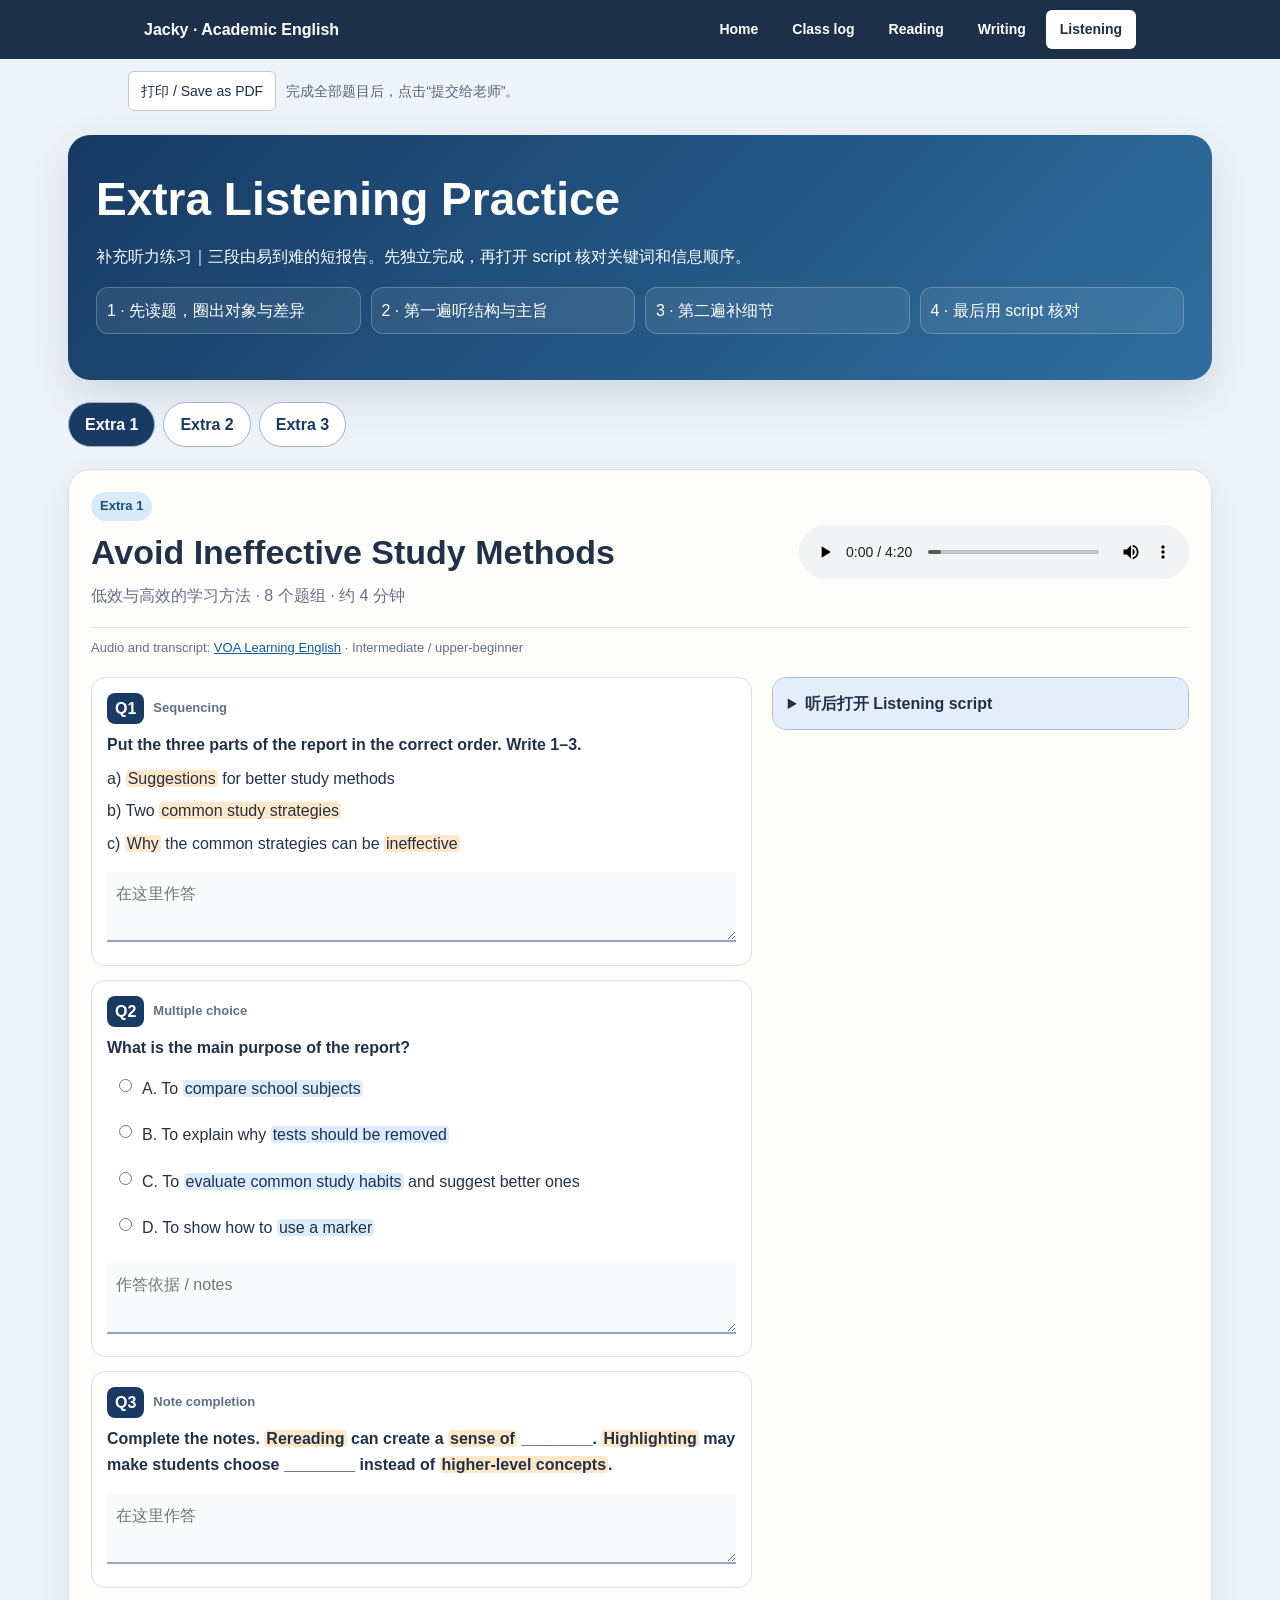
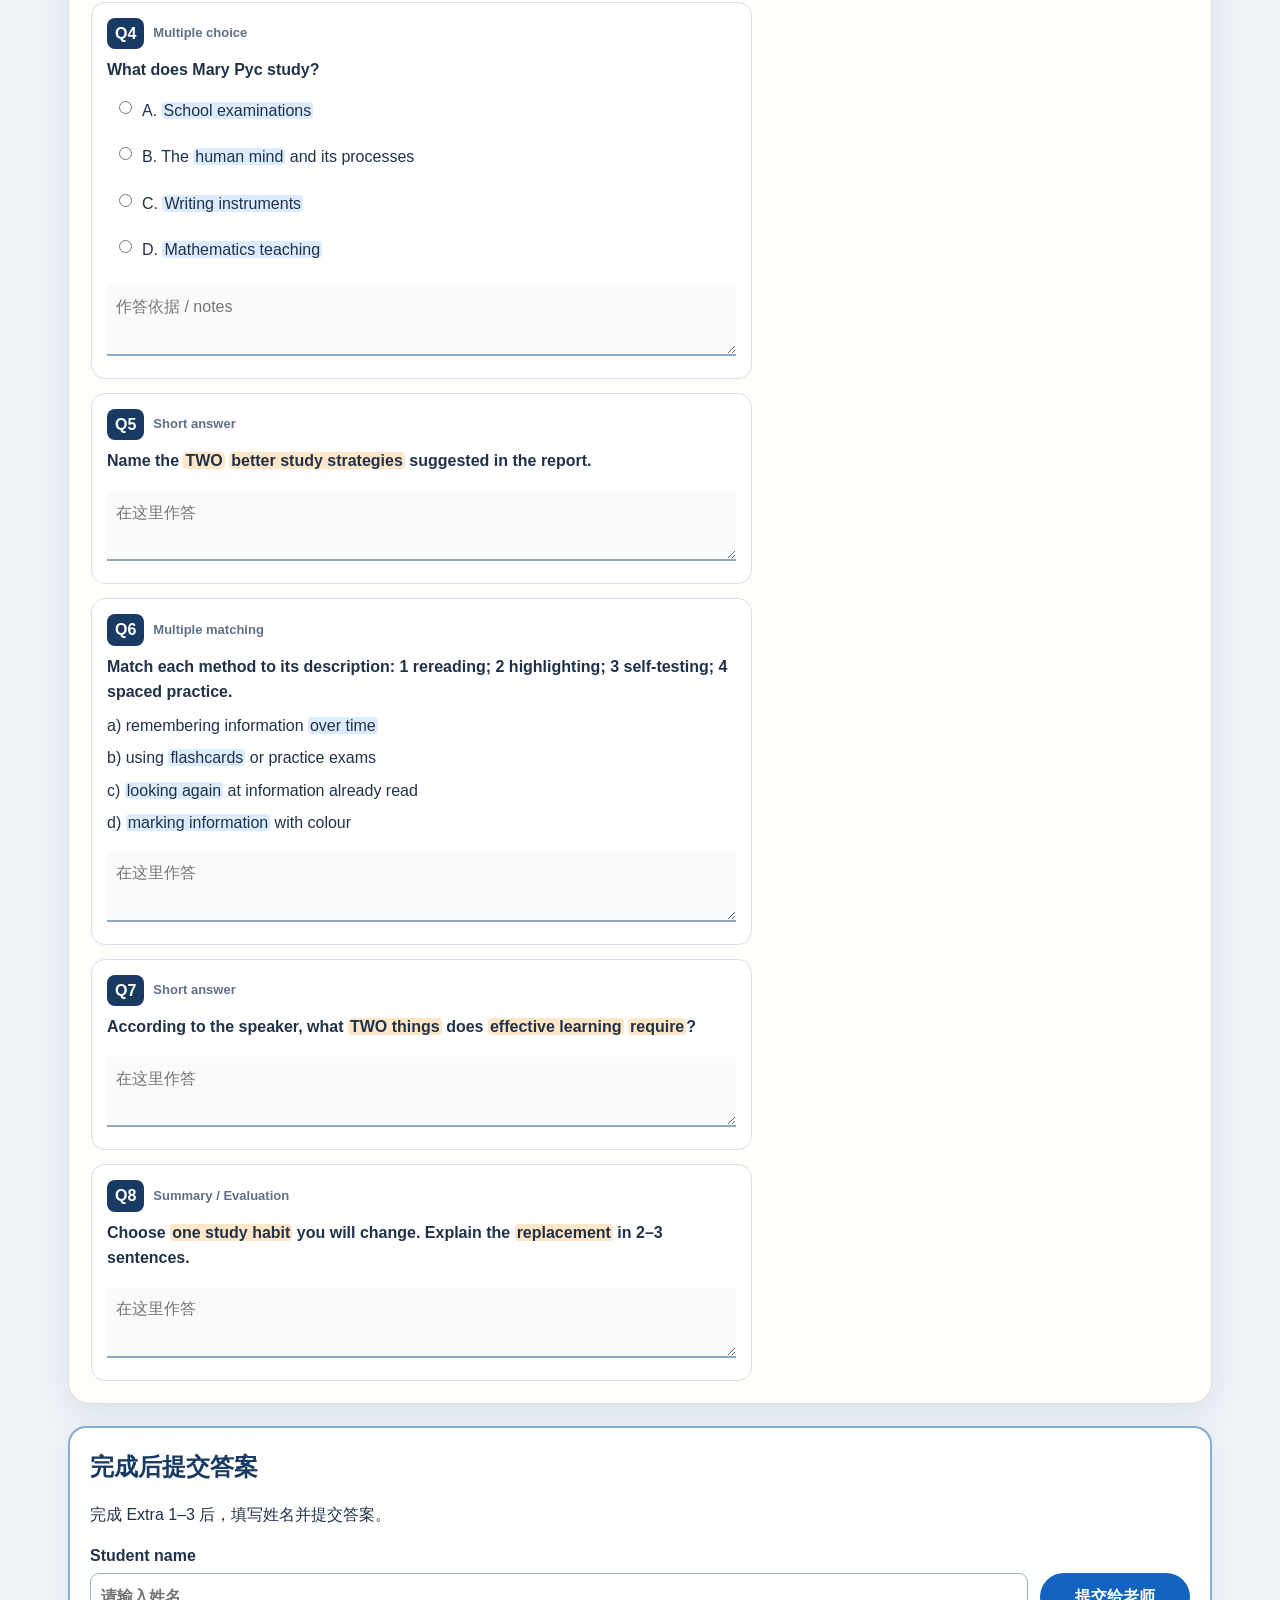
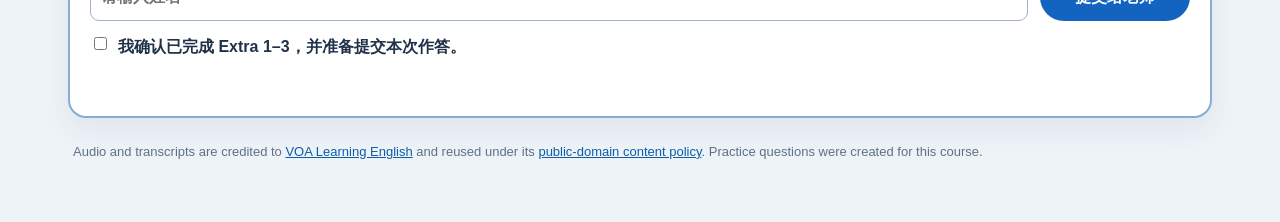
<file: extra-listening-practice/index.html>
<!doctype html>
<html lang="zh-CN"><head><meta charset="utf-8"><meta name="viewport" content="width=device-width,initial-scale=1"><title>Jacky Extra Listening Practice</title>
<style>
:root{--ink:#20324a;--muted:#607089;--paper:#fffdfa;--navy:#183a63;--blue:#dcecff;--orange:#ffe7c7;--line:#d8e0ea;--bg:#eef3f8;--answer:#1264c0}*{box-sizing:border-box}body{margin:0;background:var(--bg);color:var(--ink);font:16px/1.58 -apple-system,BlinkMacSystemFont,"Segoe UI","PingFang SC",sans-serif}a{color:#0b5ea8}button,a,summary,input,textarea{font:inherit}.topbar{position:sticky;top:0;z-index:20;background:#153a62;color:white;padding:10px max(16px,calc((100vw - 1180px)/2));display:flex;gap:10px;align-items:center;flex-wrap:wrap;box-shadow:0 2px 12px #0b203944}.topbar a,.topbar button{border:1px solid #ffffff66;border-radius:999px;padding:7px 12px;color:white;background:transparent;text-decoration:none;cursor:pointer}.topbar .note{margin-left:auto;font-size:13px;color:#dce9f7}main{max-width:1180px;margin:24px auto 60px;padding:0 18px}.hero{background:linear-gradient(135deg,#173a63,#2f6f9f);color:white;border-radius:22px;padding:28px;box-shadow:0 16px 40px #243d5b25}.hero h1{margin:0 0 8px;font-size:clamp(28px,4vw,46px)}.hero p{margin:5px 0;max-width:820px}.steps{display:grid;grid-template-columns:repeat(4,1fr);gap:10px;margin:18px 0}.step{background:#ffffff14;border:1px solid #ffffff38;border-radius:12px;padding:10px}.tabs{display:flex;gap:8px;flex-wrap:wrap;margin:22px 0}.tab{border:1px solid #9eb2c9;border-radius:999px;background:white;color:var(--navy);padding:9px 16px;cursor:pointer;font-weight:700}.tab[aria-pressed=true]{background:var(--navy);color:white}.topic{background:var(--paper);border:1px solid var(--line);border-radius:22px;padding:22px;box-shadow:0 14px 34px #243d5b17}.topic-header{display:flex;justify-content:space-between;gap:20px;align-items:center;border-bottom:1px solid var(--line);padding-bottom:16px}.topic-header h2{margin:5px 0 0;font-size:clamp(24px,3vw,34px)}.topic-header p{margin:3px 0;color:var(--muted)}audio{width:min(390px,100%)}.badge{display:inline-block;background:#d9ebfb;color:#174f7e;padding:4px 9px;border-radius:999px;font-size:13px;font-weight:800}.source-credit{font-size:13px;color:var(--muted);margin:10px 0 18px}.workspace{display:grid;grid-template-columns:minmax(0,1fr) minmax(300px,38%);grid-template-areas:"questions script";gap:20px;align-items:start}.questions{grid-area:questions;display:grid;gap:14px}.script-panel{grid-area:script;position:sticky;top:76px}.script-details{border:1px solid #a9bfd4;background:#f4f8fc;border-radius:14px;overflow:hidden}.script-details summary{cursor:pointer;font-weight:800;padding:13px 15px;background:#e3eef8}.script-scroll{max-height:68vh;overflow:auto;padding:15px}pre{white-space:pre-wrap;margin:0;font:14px/1.62 ui-monospace,SFMono-Regular,Menlo,monospace}.qcard{border:1px solid var(--line);border-radius:14px;padding:15px;background:white;break-inside:avoid}.qhead{display:flex;gap:9px;align-items:center;margin-bottom:8px}.qnum{background:var(--navy);color:white;border-radius:8px;padding:3px 8px;font-weight:800}.qtype{color:var(--muted);font-size:13px;font-weight:700}.prompt{font-weight:650;margin-bottom:9px;white-space:pre-wrap}mark.cue{border-radius:4px;padding:0 2px;color:inherit}mark.theme{background:var(--orange)}mark.difference{background:var(--blue)}.options,.option-list{display:grid;gap:7px;margin:8px 0}.option{display:flex;gap:7px;align-items:flex-start;padding:7px;border-radius:9px}.option:hover{background:#f2f6fa}textarea{width:100%;border:0;border-bottom:2px solid #90a8c0;background:#f8fafc;min-height:58px;padding:9px;resize:vertical;margin-top:8px}.notes{min-height:44px}.submit-panel{margin:22px 0 0;background:white;border:2px solid #86acd3;border-radius:18px;padding:20px;box-shadow:0 12px 28px #243d5b12}.submit-panel h2{margin:0 0 5px;color:var(--navy)}.submit-grid{display:grid;grid-template-columns:minmax(220px,1fr) auto;gap:12px;align-items:end;margin-top:14px}.submit-panel label{font-weight:750}.submit-panel input[type=text]{display:block;width:100%;margin-top:5px;border:1px solid #9eb2c9;border-radius:9px;padding:10px;background:white}.submit-confirm{display:flex;gap:8px;align-items:flex-start;margin:13px 0;font-weight:600!important}.submit-btn{border:0;border-radius:999px;background:#1264c0;color:white;padding:11px 22px;font-weight:800;cursor:pointer;min-width:150px}.submit-btn:disabled{background:#7890a8;cursor:not-allowed}.submit-status{min-height:24px;margin:8px 0 0;color:var(--muted);font-weight:700}.submit-status.error{color:#a53131}.submit-status.success{color:#167346}.footer{font-size:13px;color:var(--muted);margin:24px 5px}.footer a{white-space:nowrap}
@media(max-width:760px){.topbar .note{width:100%;margin-left:0}main{padding:0 10px;margin-top:12px}.hero,.topic{border-radius:15px;padding:16px}.steps{grid-template-columns:1fr 1fr}.topic-header{display:block}audio{margin-top:12px}.workspace{grid-template-columns:1fr;grid-template-areas:"script" "questions"}.script-panel{position:static}.script-scroll{max-height:46vh}.submit-grid{grid-template-columns:1fr}}
@media(max-width:420px){.steps{grid-template-columns:1fr}}
@media print{body{background:white;font-size:11pt}.topbar,.tabs,.submit-panel{display:none!important}main{max-width:none;margin:0;padding:0}.hero{background:white!important;color:var(--ink);box-shadow:none;border:1px solid var(--line);padding:12mm}.hero .steps{display:none}.topic,.topic[hidden]{display:block!important;box-shadow:none;border:0;border-radius:0;padding:8mm 0;page-break-before:always}.topic-header{page-break-after:avoid}.workspace{display:block}.script-panel{position:static;margin-bottom:8mm}.script-details{overflow:visible}.script-details>summary{display:none}.script-scroll{max-height:none;overflow:visible}.questions{display:block}.qcard{margin:0 0 5mm}textarea{min-height:18mm}audio{display:none}}
</style><style>
/* responsive-retrofit:core-20261104 */
/* Window adaptation, screen only: a learner page follows the current window width and height,
   including resizing an open window and browser zoom.
   Reference: student-learning-portal-workflow/references/responsive-student-pages.md
   Nothing here changes content, prompt or option order, question ids, learner answers, storage keys,
   scoring, release gates, theme colours or the print rules: every rule is inside @media screen and
   only decides how an existing box is sized. No page-wide transform, zoom or overflow hiding, and
   nothing changes what is hidden or shown. */
@media screen {
  /* A long identifier, file name, URL or code token breaks only when it cannot fit; ordinary
     words stay whole, in cells as well as in text. */
  code, kbd, samp, var, a[href]:not([href^="#"]) { overflow-wrap: anywhere; }
  p, li, dd, dt, td, th, figcaption, blockquote, summary, label { overflow-wrap: break-word; }
  pre:not([hidden]) { max-width: 100%; overflow-x: auto; }

  /* Figures and embeds stay inside their own container. Annotation ink is drawn at the coordinates
     it was authored with, so <svg> and <canvas> are deliberately left out of this rule. */
  img:not([hidden]), picture, video, iframe, embed, object { max-width: 100%; }
  img:not([hidden]), video { height: auto; }

  /* A table fits its pane: the columns wrap instead of widening the page. A table that is set to
     span its pane still spans it, so nothing looks different where there was already room. */
  table { max-width: 100%; }

  /* Fields and buttons stay inside the window and keep a usable size. */
  input:not([hidden]), select:not([hidden]), textarea:not([hidden]), button:not([hidden]) { max-width: 100%; }

  /* A paper replica or ink overlay is positioned by coordinates inside its own scrolling frame:
     it must keep its authored width. */
  #ann-page, #ann-page *, #ann-stage, [id^="html-ink"], [id^="html-ink"] * { max-width: none; }
}

/* In a narrow window a wide table cannot be made legible by wrapping alone, so the sideways
   scrolling belongs to the table's own box: neither the pane nor the page widens.
   :not([hidden]) so that a table the page keeps hidden stays hidden. */
@media screen and (max-width: 820px) {
  table:not([hidden]) {
    display: block;
    width: max-content;
    max-width: 100%;
    overflow-x: auto;
    overscroll-behavior-x: contain;
  }
}
</style>
<style>
/* responsive-retrofit:jacky-20261104 */
/* Jacky · Sydney Foundation. Screen only; content, order, ids and answers unchanged.
   Measured 2026-11-04: the module artifacts overflow sideways at 1024x768, 844x390 and
   768x600 because of (a) source tables that are wider than the page can ever be and
   (b) card grids with fixed column counts that only collapse below 760px. */
@media screen {
  /* Tables written without a class (the source maps, screening matrices and planning
     tables) are wider than the page at every window, so they scroll inside their own box.
     Tables that already sit in .note-wrap keep that wrapper's scrolling. */
  table:not([class]):not([hidden]), table.source-map:not([hidden]), table.tfng:not([hidden]) {
    display: block; width: max-content; max-width: 100%; overflow-x: auto; overscroll-behavior-x: contain;
  }
  /* Card grids follow the space they have instead of a fixed column count, so they also
     work in the 760-1024px range and inside a narrow pane. */
  .annotation-key { grid-template-columns: repeat(auto-fit, minmax(135px, 1fr)); }
  .annotation-logic, .essay-plan-strip { grid-template-columns: repeat(auto-fit, minmax(150px, 1fr)); }
  .structure-map { grid-template-columns: repeat(auto-fit, minmax(110px, 1fr)); }
  .demo-steps, .source-card-grid { grid-template-columns: repeat(auto-fit, minmax(200px, 1fr)); }
  .knowledge-strip { grid-template-columns: minmax(0, max-content) minmax(0, 1fr); }
  .structure-step { min-width: 0; }
  .key-card, .structure-step, .knowledge-strip > * { min-width: 0; }
}

/* A short or narrow window must keep reading space: the sticky toolbar wrapped its pills onto
   five lines at 320x568 and took 52% of the window. It now stays one scrollable row, and in a
   short window it scrolls with the page instead of sticking. */
@media screen and (max-width: 520px), screen and (max-height: 620px) {
  .topbar { flex-wrap: nowrap; overflow-x: auto; overscroll-behavior-x: contain; gap: 8px; padding-top: 6px; padding-bottom: 6px; }
  .topbar > * { flex: 0 0 auto; }
  .topbar .note { width: auto; margin-left: 8px; }
}
@media screen and (max-height: 560px) {
  .topbar { position: static; }
}
</style>
<link rel="stylesheet" href="../assets/jacky-shell.css?v=20261111-class-log">
<script src="../assets/jacky-shell.js?v=20261111-class-log" defer></script>
</head><body>
<!-- jacky-shell:start -->
<header class="jk-header"><div class="jk-header-inner">
<a class="jk-brand" href="../">Jacky · Academic English</a>
<button class="jk-menu-button" type="button" aria-expanded="false" aria-controls="jk-navigation">Menu</button>
<nav class="jk-nav" id="jk-navigation" aria-label="Course navigation"><a href="../">Home</a><a href="../#class-log">Class log</a><a href="../reading-practice/">Reading</a><a href="../essay/">Writing</a><a href="../#listening" aria-current="true">Listening</a></nav>
</div></header>
<!-- jacky-shell:end -->
<div class="jk-page-tools"><button type="button" id="printBtn">打印 / Save as PDF</button><span class="note">完成全部题目后，点击“提交给老师”。</span></div>
<main><header class="hero"><h1>Extra Listening Practice</h1><p>补充听力练习｜三段由易到难的短报告。先独立完成，再打开 script 核对关键词和信息顺序。</p><div class="steps"><div class="step">1 · 先读题，圈出对象与差异</div><div class="step">2 · 第一遍听结构与主旨</div><div class="step">3 · 第二遍补细节</div><div class="step">4 · 最后用 script 核对</div></div></header><div class="tabs" role="navigation" aria-label="Extra practice topics"><button class="tab" data-open-topic="1" aria-pressed="true">Extra 1</button><button class="tab" data-open-topic="2" aria-pressed="false">Extra 2</button><button class="tab" data-open-topic="3" aria-pressed="false">Extra 3</button></div><section class="topic" id="topic-1" data-topic="1" data-topic-id="study-methods">
      <header class="topic-header">
        <div><span class="badge">Extra 1</span><h2>Avoid Ineffective Study Methods</h2><p>低效与高效的学习方法 · 8 个题组 · 约 4 分钟</p></div>
        <audio controls preload="metadata" src="audio/01-study-methods.mp3"></audio>
      </header>
      <div class="source-credit">Audio and transcript: <a href="https://learningenglish.voanews.com/a/education-tips-avoid-ineffective-study-methods/3795956.html" target="_blank" rel="noopener">VOA Learning English</a> · Intermediate / upper-beginner</div>
      <div class="workspace">
        <aside class="script-panel">
          <details class="script-details">
            <summary>听后打开 Listening script</summary>
            <div class="script-scroll"><pre>No media source currently available

128 kbps | MP3

64 kbps | MP3

Imagine you have a test in school. It could be for a class in history or mathematics. Even worse, you could have an English test. How should you prepare for this terrible event? What can you do before the big day to help you do better?

Should you reread your history or math books? What about underlining important words or sentences?

If you are like many students, you probably use both rereading and underlining. But are these truly the best methods?

Today, on our Education Report, we will explore effective and ineffective ways to study for tests. You might learn that some study habits you used in the past might not be the best methods.

Are rereading and highlighting effective?

Rereading and highlighting are common strategies that you will see in schools around the world.

Students look at information they have already read in an effort to remember what is important.

Students often combine rereading with highlighting. They underline important information in what they read with a writing instrument such as a marker.

American Mary Pyc is a cognitive scientist. She studies the human mind and its processes.

Pyc says that both rereading and highlighting are ineffective study tools. While better than not studying at all, she believes they are not as useful as other habits.

&quot;For example, with rereading, it&#x27;s maybe not as effective because you are not trying to actively retrieve the information. You are not seeing &quot;what do I actually know about what I read?&quot; With rereading what is going to happen is that it is going to feel like you already know the information because you&#x27;ve already read it. So, you have this sense of fluency that is leading you to think &quot;Ok, yes, I know the information.&quot;

The problem with highlighting, Pyc says, is that students have a false sense of understanding - similar to when they reread information. Also, there is a second problem that comes with highlighting.

&quot;Students aren&#x27;t always aware of what the most important information is. So it&#x27;s possible that they are maybe highlighting details that aren&#x27;t as important as the higher level concepts.&quot;

What can you do?

So what should you do if rereading and highlighting are not the best ways to study for a test?

One idea is to test yourself. We have discussed self-testing strategies in other education stories. Simple flashcards and practice exams can help when you want to make sure that you have learned something.

Another strategy is what education experts have called “spaced practice.” This means to practice remembering the new information over time, instead of doing everything all at once. We will discuss spaced practice in a future Education Tips story.

Regardless of which strategy you chose, you should know that effective learning takes time and it takes effort.

The next time you have a test coming, try to plan for the big day so that you can give yourself time to engage in different study habits. And remember, rereading and highlighting are better than not studying at all, but there are better methods out there!

I&#x27;m John Russell.</pre></div>
          </details>
        </aside>
        <section class="questions"><article class="qcard" data-question="Q1">
          <div class="qhead"><span class="qnum">Q1</span><span class="qtype">Sequencing</span></div>
          <div class="prompt">Put the three parts of the report in the correct order. Write 1–3.</div>
          <div class="option-list"><div>a) <mark class="cue theme">Suggestions</mark> for better study methods</div><div>b) Two <mark class="cue theme">common study strategies</mark></div><div>c) <mark class="cue theme">Why</mark> the common strategies can be <mark class="cue theme">ineffective</mark></div></div><textarea class="answer-space" data-save="study-methods-Q1" aria-label="Q1 answer" placeholder="在这里作答"></textarea>
        </article><article class="qcard" data-question="Q2">
          <div class="qhead"><span class="qnum">Q2</span><span class="qtype">Multiple choice</span></div>
          <div class="prompt">What is the main purpose of the report?</div>
          <div class="options"><label class="option"><input type="radio" name="study-methods-Q2" value="A"> <span>A. To <mark class="cue difference">compare school subjects</mark></span></label><label class="option"><input type="radio" name="study-methods-Q2" value="B"> <span>B. To explain why <mark class="cue difference">tests should be removed</mark></span></label><label class="option"><input type="radio" name="study-methods-Q2" value="C"> <span>C. To <mark class="cue difference">evaluate common study habits</mark> and suggest better ones</span></label><label class="option"><input type="radio" name="study-methods-Q2" value="D"> <span>D. To show how to <mark class="cue difference">use a marker</mark></span></label></div><textarea class="notes" data-save="study-methods-Q2-notes" aria-label="作答依据" placeholder="作答依据 / notes"></textarea>
        </article><article class="qcard" data-question="Q3">
          <div class="qhead"><span class="qnum">Q3</span><span class="qtype">Note completion</span></div>
          <div class="prompt">Complete the notes. <mark class="cue theme">Rereading</mark> can create a <mark class="cue theme">sense of</mark> ________. <mark class="cue theme">Highlighting</mark> may make students choose ________ instead of <mark class="cue theme">higher-level concepts</mark>.</div>
          <textarea class="answer-space" data-save="study-methods-Q3" aria-label="Q3 answer" placeholder="在这里作答"></textarea>
        </article><article class="qcard" data-question="Q4">
          <div class="qhead"><span class="qnum">Q4</span><span class="qtype">Multiple choice</span></div>
          <div class="prompt">What does Mary Pyc study?</div>
          <div class="options"><label class="option"><input type="radio" name="study-methods-Q4" value="A"> <span>A. <mark class="cue difference">School examinations</mark></span></label><label class="option"><input type="radio" name="study-methods-Q4" value="B"> <span>B. The <mark class="cue difference">human mind</mark> and its processes</span></label><label class="option"><input type="radio" name="study-methods-Q4" value="C"> <span>C. <mark class="cue difference">Writing instruments</mark></span></label><label class="option"><input type="radio" name="study-methods-Q4" value="D"> <span>D. <mark class="cue difference">Mathematics teaching</mark></span></label></div><textarea class="notes" data-save="study-methods-Q4-notes" aria-label="作答依据" placeholder="作答依据 / notes"></textarea>
        </article><article class="qcard" data-question="Q5">
          <div class="qhead"><span class="qnum">Q5</span><span class="qtype">Short answer</span></div>
          <div class="prompt">Name the <mark class="cue theme">TWO</mark> <mark class="cue theme">better study strategies</mark> suggested in the report.</div>
          <textarea class="answer-space" data-save="study-methods-Q5" aria-label="Q5 answer" placeholder="在这里作答"></textarea>
        </article><article class="qcard" data-question="Q6">
          <div class="qhead"><span class="qnum">Q6</span><span class="qtype">Multiple matching</span></div>
          <div class="prompt">Match each method to its description: 1 rereading; 2 highlighting; 3 self-testing; 4 spaced practice.</div>
          <div class="option-list"><div>a) remembering information <mark class="cue difference">over time</mark></div><div>b) using <mark class="cue difference">flashcards</mark> or practice exams</div><div>c) <mark class="cue difference">looking again</mark> at information already read</div><div>d) <mark class="cue difference">marking information</mark> with colour</div></div><textarea class="answer-space" data-save="study-methods-Q6" aria-label="Q6 answer" placeholder="在这里作答"></textarea>
        </article><article class="qcard" data-question="Q7">
          <div class="qhead"><span class="qnum">Q7</span><span class="qtype">Short answer</span></div>
          <div class="prompt">According to the speaker, what <mark class="cue theme">TWO things</mark> does <mark class="cue theme">effective learning</mark> <mark class="cue theme">require</mark>?</div>
          <textarea class="answer-space" data-save="study-methods-Q7" aria-label="Q7 answer" placeholder="在这里作答"></textarea>
        </article><article class="qcard" data-question="Q8">
          <div class="qhead"><span class="qnum">Q8</span><span class="qtype">Summary / Evaluation</span></div>
          <div class="prompt">Choose <mark class="cue theme">one study habit</mark> you will change. Explain the <mark class="cue theme">replacement</mark> in 2–3 sentences.</div>
          <textarea class="answer-space" data-save="study-methods-Q8" aria-label="Q8 answer" placeholder="在这里作答"></textarea>
        </article></section>
      </div>
    </section><section class="topic" id="topic-2" data-topic="2" data-topic-id="learning-by-teaching" hidden>
      <header class="topic-header">
        <div><span class="badge">Extra 2</span><h2>Improve Your Learning by Teaching</h2><p>通过“教别人”来学习 · 8 个题组 · 约 5 分钟</p></div>
        <audio controls preload="metadata" src="audio/02-learning-by-teaching.mp3"></audio>
      </header>
      <div class="source-credit">Audio and transcript: <a href="https://learningenglish.voanews.com/a/improve-your-learning-by-teaching-/5728658.html" target="_blank" rel="noopener">VOA Learning English</a> · Intermediate / upper-beginner</div>
      <div class="workspace">
        <aside class="script-panel">
          <details class="script-details">
            <summary>听后打开 Listening script</summary>
            <div class="script-scroll"><pre>No media source currently available

128 kbps | MP3

64 kbps | MP3

You might be looking for new ways to improve your understanding of something you are studying. Perhaps you are seeking better methods to remember important information.

One way to help you reach these goals is to try teaching – not as a job, but as a way to improve your own learning.

In today’s Education Tips, we will explore how teaching could help your studies.

Background

Researchers and educators have been interested in the link between teaching and learning for quite some time.

A 1982 study found that tutoring helped both the tutors and the people who studied with them.

Tutoring means teaching one person or a very small group of students.

“Like the children they helped, the tutors gained a better understanding of and developed more positive attitudes toward the subject matter covered in the tutorial program,” the researchers wrote.

Attitude is a term that means the way you think or feel about something.

Also in the 1980s, Jean-Pol Martin, a French teacher in Germany, developed a way of teaching that asked students to teach each other. Martin taught language classes, but he expanded his “Learning by Teaching” method, also called LdL, to include other subjects as well.

More recent studies

More recent studies have looked at the link between teaching and memory. A 2013 study, which we briefly described in a previous Education Tips, found that teaching had a strong effect on understanding and learning.

An important part of the study compared the learning results of people who actually taught a lesson to those who simply prepared but did not teach.

“Overall, these findings suggest that when students actually teach the content of a lesson, they develop a deeper and more persistent understanding of the material than from solely preparing to teach,” the researchers wrote.

Persistent is a term that means continuing beyond the usual or expected amount of time.

Why Does Teaching Improve Learning?

Scientists have also explored the question of why teaching improves learning.

A 2018 study suggests that teaching may help your learning because you have to remember the information you have learned as you continue to teach. Experts call this “retrieval.”

The researchers wrote that “retrieval practice possibly causes the learning benefits of teaching.”

Practice is a term that means to do something over and over again to become better at it.

The basic idea is that if you want to improve your memory of what you have learned, you have to practice remembering that information.

While retrieval may be one reason that teaching helps learning, there could be other reasons. The issue remains an open question.

Ideas for how to start teaching

The good news is that there are many ways that you can improve your learning by teaching.

One way might be to teach your family or friends about something that you are learning. For example, you could teach your parents about English grammar or vocabulary.

You could also try teaching a younger person – perhaps a cousin, brother or sister. Try to make your lessons simple and clear, and ask them what they do not understand.

The process of teaching and asking for feedback will help you realize that you may not understand some things as well as you thought you did. That is an important, necessary step in the learning process.

Another idea is to imagine yourself describing a lesson to someone, or to write the lesson down. In the Guardian newspaper, David Robson suggests that you could write an email describing what you have learned in great detail.

A final idea for those who like technology: You could record video of yourself teaching information. You could then send the lesson to friends or put it on YouTube or some other social media service.

Give teaching a try and let us know if it improves your learning!

I’m John Russell.</pre></div>
          </details>
        </aside>
        <section class="questions"><article class="qcard" data-question="Q1">
          <div class="qhead"><span class="qnum">Q1</span><span class="qtype">Sequencing</span></div>
          <div class="prompt">Put the research developments in chronological order. Write 1–4.</div>
          <div class="option-list"><div>a) A study <mark class="cue difference">compared teaching</mark> with only preparing to teach</div><div>b) <mark class="cue difference">Tutoring</mark> helped tutors and learners</div><div>c) Researchers connected teaching with <mark class="cue difference">retrieval practice</mark></div><div>d) Jean-Pol Martin developed <mark class="cue difference">Learning by Teaching</mark></div></div><textarea class="answer-space" data-save="learning-by-teaching-Q1" aria-label="Q1 answer" placeholder="在这里作答"></textarea>
        </article><article class="qcard" data-question="Q2">
          <div class="qhead"><span class="qnum">Q2</span><span class="qtype">Multiple choice</span></div>
          <div class="prompt">Who benefited from tutoring in the 1982 study?</div>
          <div class="options"><label class="option"><input type="radio" name="learning-by-teaching-Q2" value="A"> <span>A. <mark class="cue difference">Only the tutors</mark></span></label><label class="option"><input type="radio" name="learning-by-teaching-Q2" value="B"> <span>B. <mark class="cue difference">Only the learners</mark></span></label><label class="option"><input type="radio" name="learning-by-teaching-Q2" value="C"> <span>C. <mark class="cue difference">Both</mark> tutors and learners</span></label><label class="option"><input type="radio" name="learning-by-teaching-Q2" value="D"> <span>D. <mark class="cue difference">Only language teachers</mark></span></label></div><textarea class="notes" data-save="learning-by-teaching-Q2-notes" aria-label="作答依据" placeholder="作答依据 / notes"></textarea>
        </article><article class="qcard" data-question="Q3">
          <div class="qhead"><span class="qnum">Q3</span><span class="qtype">Note completion</span></div>
          <div class="prompt">The <mark class="cue theme">2013 study</mark> found that students who <mark class="cue theme">actually taught</mark> developed a ________ and more ________ understanding than students who <mark class="cue theme">only prepared</mark>.</div>
          <textarea class="answer-space" data-save="learning-by-teaching-Q3" aria-label="Q3 answer" placeholder="在这里作答"></textarea>
        </article><article class="qcard" data-question="Q4">
          <div class="qhead"><span class="qnum">Q4</span><span class="qtype">Short answer</span></div>
          <div class="prompt">What <mark class="cue theme">term</mark> means <mark class="cue theme">practising remembering</mark> information?</div>
          <textarea class="answer-space" data-save="learning-by-teaching-Q4" aria-label="Q4 answer" placeholder="在这里作答"></textarea>
        </article><article class="qcard" data-question="Q5">
          <div class="qhead"><span class="qnum">Q5</span><span class="qtype">Multiple choice</span></div>
          <div class="prompt">What is the speaker’s view of retrieval as an explanation?</div>
          <div class="options"><label class="option"><input type="radio" name="learning-by-teaching-Q5" value="A"> <span>A. It is <mark class="cue difference">certainly the only reason</mark></span></label><label class="option"><input type="radio" name="learning-by-teaching-Q5" value="B"> <span>B. It <mark class="cue difference">may be one reason</mark>, but the question is still open</span></label><label class="option"><input type="radio" name="learning-by-teaching-Q5" value="C"> <span>C. It has been <mark class="cue difference">disproved</mark></span></label><label class="option"><input type="radio" name="learning-by-teaching-Q5" value="D"> <span>D. It applies <mark class="cue difference">only to language learning</mark></span></label></div><textarea class="notes" data-save="learning-by-teaching-Q5-notes" aria-label="作答依据" placeholder="作答依据 / notes"></textarea>
        </article><article class="qcard" data-question="Q6">
          <div class="qhead"><span class="qnum">Q6</span><span class="qtype">Multiple matching</span></div>
          <div class="prompt">Match each teaching method to the suggested action: 1 family/friends; 2 younger person; 3 imagined learner; 4 video.</div>
          <div class="option-list"><div>a) explain a lesson in an <mark class="cue difference">email</mark></div><div>b) teach <mark class="cue difference">grammar or vocabulary</mark></div><div>c) <mark class="cue difference">record and share</mark> the lesson</div><div>d) keep it simple and <mark class="cue difference">ask what is unclear</mark></div></div><textarea class="answer-space" data-save="learning-by-teaching-Q6" aria-label="Q6 answer" placeholder="在这里作答"></textarea>
        </article><article class="qcard" data-question="Q7">
          <div class="qhead"><span class="qnum">Q7</span><span class="qtype">Short answer</span></div>
          <div class="prompt">How can <mark class="cue theme">feedback</mark> <mark class="cue theme">help</mark> the <mark class="cue theme">learner who is teaching</mark>?</div>
          <textarea class="answer-space" data-save="learning-by-teaching-Q7" aria-label="Q7 answer" placeholder="在这里作答"></textarea>
        </article><article class="qcard" data-question="Q8">
          <div class="qhead"><span class="qnum">Q8</span><span class="qtype">Summary</span></div>
          <div class="prompt">Summarise <mark class="cue theme">why teaching</mark> may <mark class="cue theme">improve learning</mark>. Write <mark class="cue theme">NO MORE THAN 30 WORDS</mark>.</div>
          <textarea class="answer-space" data-save="learning-by-teaching-Q8" aria-label="Q8 answer" placeholder="在这里作答"></textarea>
        </article></section>
      </div>
    </section><section class="topic" id="topic-3" data-topic="3" data-topic-id="enough-sleep" hidden>
      <header class="topic-header">
        <div><span class="badge">Extra 3</span><h2>Are You Getting Enough Sleep?</h2><p>你的睡眠够吗？ · 9 个题组 · 约 6 分钟</p></div>
        <audio controls preload="metadata" src="audio/03-enough-sleep.mp3"></audio>
      </header>
      <div class="source-credit">Audio and transcript: <a href="https://learningenglish.voanews.com/a/health-lifestyle-are-you-getting-enough-sleep/3848126.html" target="_blank" rel="noopener">VOA Learning English</a> · Intermediate / upper-beginner</div>
      <div class="workspace">
        <aside class="script-panel">
          <details class="script-details">
            <summary>听后打开 Listening script</summary>
            <div class="script-scroll"><pre>No media source currently available

128 kbps | MP3

64 kbps | MP3

From VOA Learning English, this is the Health &amp; Lifestyle report.

We spend about one-third of our lives asleep. This may sound like a lot of time, but it is not wasted.

Our bodies need sleep to stay healthy. Not getting enough sleep, or as we sometimes say shut-eye, can make us sick.

Sleep and our immune system

The immune system protects the body from diseases and infections. Not getting enough sleep hurts this protective system.

The Mayo Clinic is a nonprofit research hospital in the United States. Its website explains that when we sleep our bodies release proteins that support sleep and help us fight infections. They add that infection-fighting antibodies and cells are reduced during periods when you don&#x27;t get enough sleep.

A new study from the University of Washington in the U.S. seems to confirm this. Dr. Nathaniel Watson was the lead writer of the study. He is also co-director of the university’s Medicine Sleep Center at Harborview Medical Center.

Watson says his study shows that the immune system works best when the body gets enough sleep.

For the study, Watson and his team studied 11 pairs of identical twins. This is an important difference from other sleep studies. Other research did not study identical twins.

The identical twins, however, had different sleep patterns. Researchers found that the twin who slept less had a weaker immune system.

Watson says his study showed for the first time that a long-term lack of sleep shuts down parts of the immune system. He says parts that move white blood cells around the body are affected. White blood cells fight infection in the body.

Watson adds that the results confirm a finding of other sleep studies. They found that when sleep-deprived people are given a vaccine, fewer antibodies are produced. If sleep-deprived people are then exposed to a virus, he says, “they are more likely to get the virus.”

Watson’s study provides more evidence that sleep is important to “overall health and well-being.” And sleep is especially important to immune health.

The researchers published their findings in the journal Sleep.

How much sleep is enough?

To stay in good health, experts at the Mayo Clinic say that adults should get seven to eight hours of sleep. Teenagers need nine to 10 hours. And school-aged children may need more than 10 hours of sleep a night.

Experts say the quality and quantity of our sleep becomes poor as we age. This happens because brain circuits that control sleep slowly begin to weaken.

Experts say the process begins in our 30s. By the time we reach our 50s, the average person has lost 50 percent of their ability to have a restful sleep.

These people also have trouble falling asleep and staying asleep through the night. From middle age on, they say these problems only get worse, and they can affect our health.

Signs you may not be getting enough sleep

The website Health.com lists several signs that may mean you are not getting enough sleep.

You’re always hungry or you’ve gained weight. A lack of sleep can affect the hormones that tell your brain you have eaten enough.

You have trouble making decisions. A lack of sleep may affect your higher level brain functions, such as problem solving.

You have trouble remembering things. Sleep helps prepare the brain for new memories.

You feel very emotional. People who are sleep deprived may feel unable to control their emotions, whether they be angry, sad or happy.

Your skin doesn’t look good. When we sleep, the body repairs damaged cells, like skin cells. (We don’t call it beauty sleep for nothing!)

You are having trouble seeing. When you’re tired you may not be able to control your eye muscles.

How to improve your sleep

There are things people can do get better sleep.

Health experts recommend exercise and avoiding work on computers and electronic devices before bed. A cool room is also a better environment for sleeping.

And that’s the Health &amp; Lifestyle report.

I’m Anna Matteo.</pre></div>
          </details>
        </aside>
        <section class="questions"><article class="qcard" data-question="Q1">
          <div class="qhead"><span class="qnum">Q1</span><span class="qtype">Sequencing</span></div>
          <div class="prompt">Put the report sections in the correct order. Write 1–4.</div>
          <div class="option-list"><div>a) Ways to <mark class="cue theme">improve sleep</mark></div><div>b) Sleep and the <mark class="cue theme">immune system</mark></div><div>c) <mark class="cue theme">Signs</mark> of insufficient sleep</div><div>d) Recommended <mark class="cue theme">sleep amounts</mark></div></div><textarea class="answer-space" data-save="enough-sleep-Q1" aria-label="Q1 answer" placeholder="在这里作答"></textarea>
        </article><article class="qcard" data-question="Q2">
          <div class="qhead"><span class="qnum">Q2</span><span class="qtype">Note completion</span></div>
          <div class="prompt">Complete the notes. <mark class="cue theme">During sleep</mark>, the body releases ________ that help <mark class="cue theme">fight infection</mark>. <mark class="cue theme">Without enough sleep</mark>, infection-fighting ________ and cells are <mark class="cue theme">reduced</mark>.</div>
          <textarea class="answer-space" data-save="enough-sleep-Q2" aria-label="Q2 answer" placeholder="在这里作答"></textarea>
        </article><article class="qcard" data-question="Q3">
          <div class="qhead"><span class="qnum">Q3</span><span class="qtype">Short answer</span></div>
          <div class="prompt"><mark class="cue theme">How many pairs</mark> of <mark class="cue theme">identical twins</mark> were studied?</div>
          <textarea class="answer-space" data-save="enough-sleep-Q3" aria-label="Q3 answer" placeholder="在这里作答"></textarea>
        </article><article class="qcard" data-question="Q4">
          <div class="qhead"><span class="qnum">Q4</span><span class="qtype">Multiple choice</span></div>
          <div class="prompt">What did researchers find about the twins?</div>
          <div class="options"><label class="option"><input type="radio" name="enough-sleep-Q4" value="A"> <span>A. The twin who <mark class="cue difference">slept less</mark> had a weaker immune system</span></label><label class="option"><input type="radio" name="enough-sleep-Q4" value="B"> <span>B. Both twins had <mark class="cue difference">identical sleep patterns</mark></span></label><label class="option"><input type="radio" name="enough-sleep-Q4" value="C"> <span>C. The twin who <mark class="cue difference">slept more</mark> became ill</span></label><label class="option"><input type="radio" name="enough-sleep-Q4" value="D"> <span>D. <mark class="cue difference">Neither twin</mark> produced antibodies</span></label></div><textarea class="notes" data-save="enough-sleep-Q4-notes" aria-label="作答依据" placeholder="作答依据 / notes"></textarea>
        </article><article class="qcard" data-question="Q5">
          <div class="qhead"><span class="qnum">Q5</span><span class="qtype">Note completion</span></div>
          <div class="prompt">Complete the table: <mark class="cue theme">Adults</mark>: ________ hours; <mark class="cue theme">Teenagers</mark>: ________ hours; <mark class="cue theme">School-aged children</mark>: ________ hours.</div>
          <textarea class="answer-space" data-save="enough-sleep-Q5" aria-label="Q5 answer" placeholder="在这里作答"></textarea>
        </article><article class="qcard" data-question="Q6">
          <div class="qhead"><span class="qnum">Q6</span><span class="qtype">Multiple choice</span></div>
          <div class="prompt">Why does sleep quality generally become poorer with age?</div>
          <div class="options"><label class="option"><input type="radio" name="enough-sleep-Q6" value="A"> <span>A. People <mark class="cue difference">exercise more</mark></span></label><label class="option"><input type="radio" name="enough-sleep-Q6" value="B"> <span>B. <mark class="cue difference">Brain circuits</mark> controlling sleep weaken</span></label><label class="option"><input type="radio" name="enough-sleep-Q6" value="C"> <span>C. The <mark class="cue difference">immune system becomes stronger</mark></span></label><label class="option"><input type="radio" name="enough-sleep-Q6" value="D"> <span>D. Older people <mark class="cue difference">need no deep sleep</mark></span></label></div><textarea class="notes" data-save="enough-sleep-Q6-notes" aria-label="作答依据" placeholder="作答依据 / notes"></textarea>
        </article><article class="qcard" data-question="Q7">
          <div class="qhead"><span class="qnum">Q7</span><span class="qtype">Multiple choice — choose THREE</span></div>
          <div class="prompt">Which THREE signs of insufficient sleep are mentioned? Write three letters.</div>
          <div class="option-list"><div>A. Increased <mark class="cue difference">hunger or weight gain</mark></div><div>B. <mark class="cue difference">Better memory</mark></div><div>C. Trouble <mark class="cue difference">making decisions</mark></div><div>D. More <mark class="cue difference">stable emotions</mark></div><div>E. Trouble <mark class="cue difference">seeing</mark></div><div>F. Needing <mark class="cue difference">less food</mark></div></div><textarea class="answer-space" data-save="enough-sleep-Q7" aria-label="Q7 answer" placeholder="在这里作答"></textarea>
        </article><article class="qcard" data-question="Q8">
          <div class="qhead"><span class="qnum">Q8</span><span class="qtype">Note completion</span></div>
          <div class="prompt">Complete the <mark class="cue theme">recommendations</mark>: get ________; avoid computers and electronic devices <mark class="cue theme">before bed</mark>; <mark class="cue theme">keep the room</mark> ________.</div>
          <textarea class="answer-space" data-save="enough-sleep-Q8" aria-label="Q8 answer" placeholder="在这里作答"></textarea>
        </article><article class="qcard" data-question="Q9">
          <div class="qhead"><span class="qnum">Q9</span><span class="qtype">Summary / Evaluation</span></div>
          <div class="prompt">Choose <mark class="cue theme">ONE recommendation</mark> from the report. Explain how you could <mark class="cue theme">apply it this week</mark> in 2–3 sentences.</div>
          <textarea class="answer-space" data-save="enough-sleep-Q9" aria-label="Q9 answer" placeholder="在这里作答"></textarea>
        </article></section>
      </div>
    </section>
<section class="submit-panel" id="submitPanel"><h2>完成后提交答案</h2><p>完成 Extra 1–3 后，填写姓名并提交答案。</p><div class="submit-grid"><label for="studentName">Student name<input id="studentName" type="text" autocomplete="name" placeholder="请输入姓名"></label><button class="submit-btn" id="submitBtn" type="button">提交给老师</button></div><label class="submit-confirm"><input id="submitConfirm" type="checkbox">我确认已完成 Extra 1–3，并准备提交本次作答。</label><p class="submit-status" id="submitStatus" role="status" aria-live="polite"></p></section>
<form id="googleSubmitForm" action="https://docs.google.com/forms/d/e/1FAIpQLSe3phGfIhB3CK52Yd1RRqKfRawq7nTJ4d8tc6bbUnZhoAoHpw/formResponse" method="post" target="submitReceipt" hidden><input type="hidden" name="entry.2123413413" id="formStudentName"><input type="hidden" name="entry.1235633044" id="formAssignmentId"><textarea name="entry.667517454" id="formAnswers"></textarea><input type="hidden" name="entry.186773631" id="formClientTime"></form><iframe name="submitReceipt" id="submitReceipt" title="Google submission receipt" hidden></iframe>
<script src="../assets/jacky-handin.js?v=20261111-results"></script>
<footer class="footer">Audio and transcripts are credited to <a href="https://learningenglish.voanews.com/" target="_blank" rel="noopener">VOA Learning English</a> and reused under its <a href="https://learningenglish.voanews.com/p/6861.html" target="_blank" rel="noopener">public-domain content policy</a>. Practice questions were created for this course.</footer></main>
<script>
const STORE='jacky-extra-listening-v1:';
const ASSIGNMENT_ID='JKY-LISTEN-EXTRA-2026-08';
document.querySelectorAll('[data-open-topic]').forEach(btn=>btn.addEventListener('click',()=>{const n=btn.dataset.openTopic;document.querySelectorAll('.topic').forEach(t=>t.hidden=t.dataset.topic!==n);document.querySelectorAll('[data-open-topic]').forEach(b=>b.setAttribute('aria-pressed',String(b===btn)));window.scrollTo({top:document.querySelector('.tabs').offsetTop-60,behavior:'smooth'})}));
document.querySelectorAll('textarea[data-save]').forEach(el=>{el.value=localStorage.getItem(STORE+el.dataset.save)||'';el.addEventListener('input',()=>localStorage.setItem(STORE+el.dataset.save,el.value))});
document.querySelectorAll('input[type=radio]').forEach(el=>{if(localStorage.getItem(STORE+el.name)===el.value)el.checked=true;el.addEventListener('change',()=>localStorage.setItem(STORE+el.name,el.value))});
const studentName=document.getElementById('studentName');const submitBtn=document.getElementById('submitBtn');const submitStatus=document.getElementById('submitStatus');const submitConfirm=document.getElementById('submitConfirm');const receipt=document.getElementById('submitReceipt');let submitPending=null;
studentName.value=localStorage.getItem(STORE+'student-name')||'';studentName.addEventListener('input',()=>localStorage.setItem(STORE+'student-name',studentName.value));
function setSubmitStatus(message,state=''){submitStatus.textContent=message;submitStatus.className='submit-status'+(state?' '+state:'')}
function collectSubmission(){const lines=[`Assignment: ${ASSIGNMENT_ID}`,`Source page: ${location.origin}${location.pathname}`];const missing=[];const answers={};const notesById={};document.querySelectorAll('.topic').forEach(topic=>{lines.push('',`Extra ${topic.dataset.topic} · ${topic.querySelector('h2').textContent.trim()}`);topic.querySelectorAll('.qcard').forEach(card=>{const radio=card.querySelector('input[type=radio]');const answer=radio?(card.querySelector('input[type=radio]:checked')?.value||''):(card.querySelector('.answer-space')?.value.trim()||'');const notes=card.querySelector('.notes')?.value.trim()||'';const id=`E${topic.dataset.topic}-${card.dataset.question}`;answers[id]=answer;if(notes)notesById[id]=notes;if(!answer)missing.push(`Extra ${topic.dataset.topic} ${card.dataset.question}`);lines.push(`${card.dataset.question}: ${answer}${notes?` | notes: ${notes}`:''}`)})});return {payload:lines.join('\n'),missing,answers,notes:notesById}}
submitBtn.addEventListener('click',()=>{const name=studentName.value.trim();if(!name){setSubmitStatus('请先填写 Student name。','error');studentName.focus();return}if(!submitConfirm.checked){setSubmitStatus('请勾选确认框后再提交。','error');submitConfirm.focus();return}const submission=collectSubmission();if(submission.missing.length){setSubmitStatus(`还有 ${submission.missing.length} 题未完成：${submission.missing.slice(0,4).join('、')}${submission.missing.length>4?'…':''}`,'error');return}submitBtn.disabled=true;setSubmitStatus('正在提交…');const legacySubmit=text=>formSubmit(name,text);const sending=window.JackyHandin?window.JackyHandin.send({key:'extra-1-3',assignmentId:ASSIGNMENT_ID,studentName:name,answers:submission.answers,notes:submission.notes,legacyText:submission.payload,legacySubmit}):legacySubmit(submission.payload);sending.then(()=>{localStorage.setItem(STORE+'submitted-at',new Date().toISOString());submitBtn.textContent='已提交';submitBtn.disabled=true;setSubmitStatus('提交成功。','success')}).catch(()=>{submitBtn.disabled=false;setSubmitStatus('未能提交，请稍后再试。','error')})});
function formSubmit(name,text){return new Promise((resolve,reject)=>{if(submitPending){reject(new Error('busy'));return}const timer=setTimeout(()=>{submitPending=null;reject(new Error('timeout'))},30000);submitPending=()=>{clearTimeout(timer);submitPending=null;resolve()};document.getElementById('formStudentName').value=name;document.getElementById('formAssignmentId').value=ASSIGNMENT_ID;document.getElementById('formAnswers').value=text;document.getElementById('formClientTime').value=new Date().toISOString();document.getElementById('googleSubmitForm').submit()})}
receipt.addEventListener('load',()=>{if(submitPending)submitPending()});
const previousSubmission=localStorage.getItem(STORE+'submitted-at');if(previousSubmission){submitBtn.textContent='已提交';submitBtn.disabled=true;setSubmitStatus(`本设备已于 ${new Date(previousSubmission).toLocaleString()} 提交。`,'success')}
document.getElementById('printBtn').addEventListener('click',()=>window.print());
let detailStates=[];addEventListener('beforeprint',()=>{detailStates=[...document.querySelectorAll('.script-details')].map(d=>d.open);document.querySelectorAll('.script-details').forEach(d=>d.open=true)});addEventListener('afterprint',()=>document.querySelectorAll('.script-details').forEach((d,i)=>d.open=detailStates[i]));
</script></body></html>
</file>
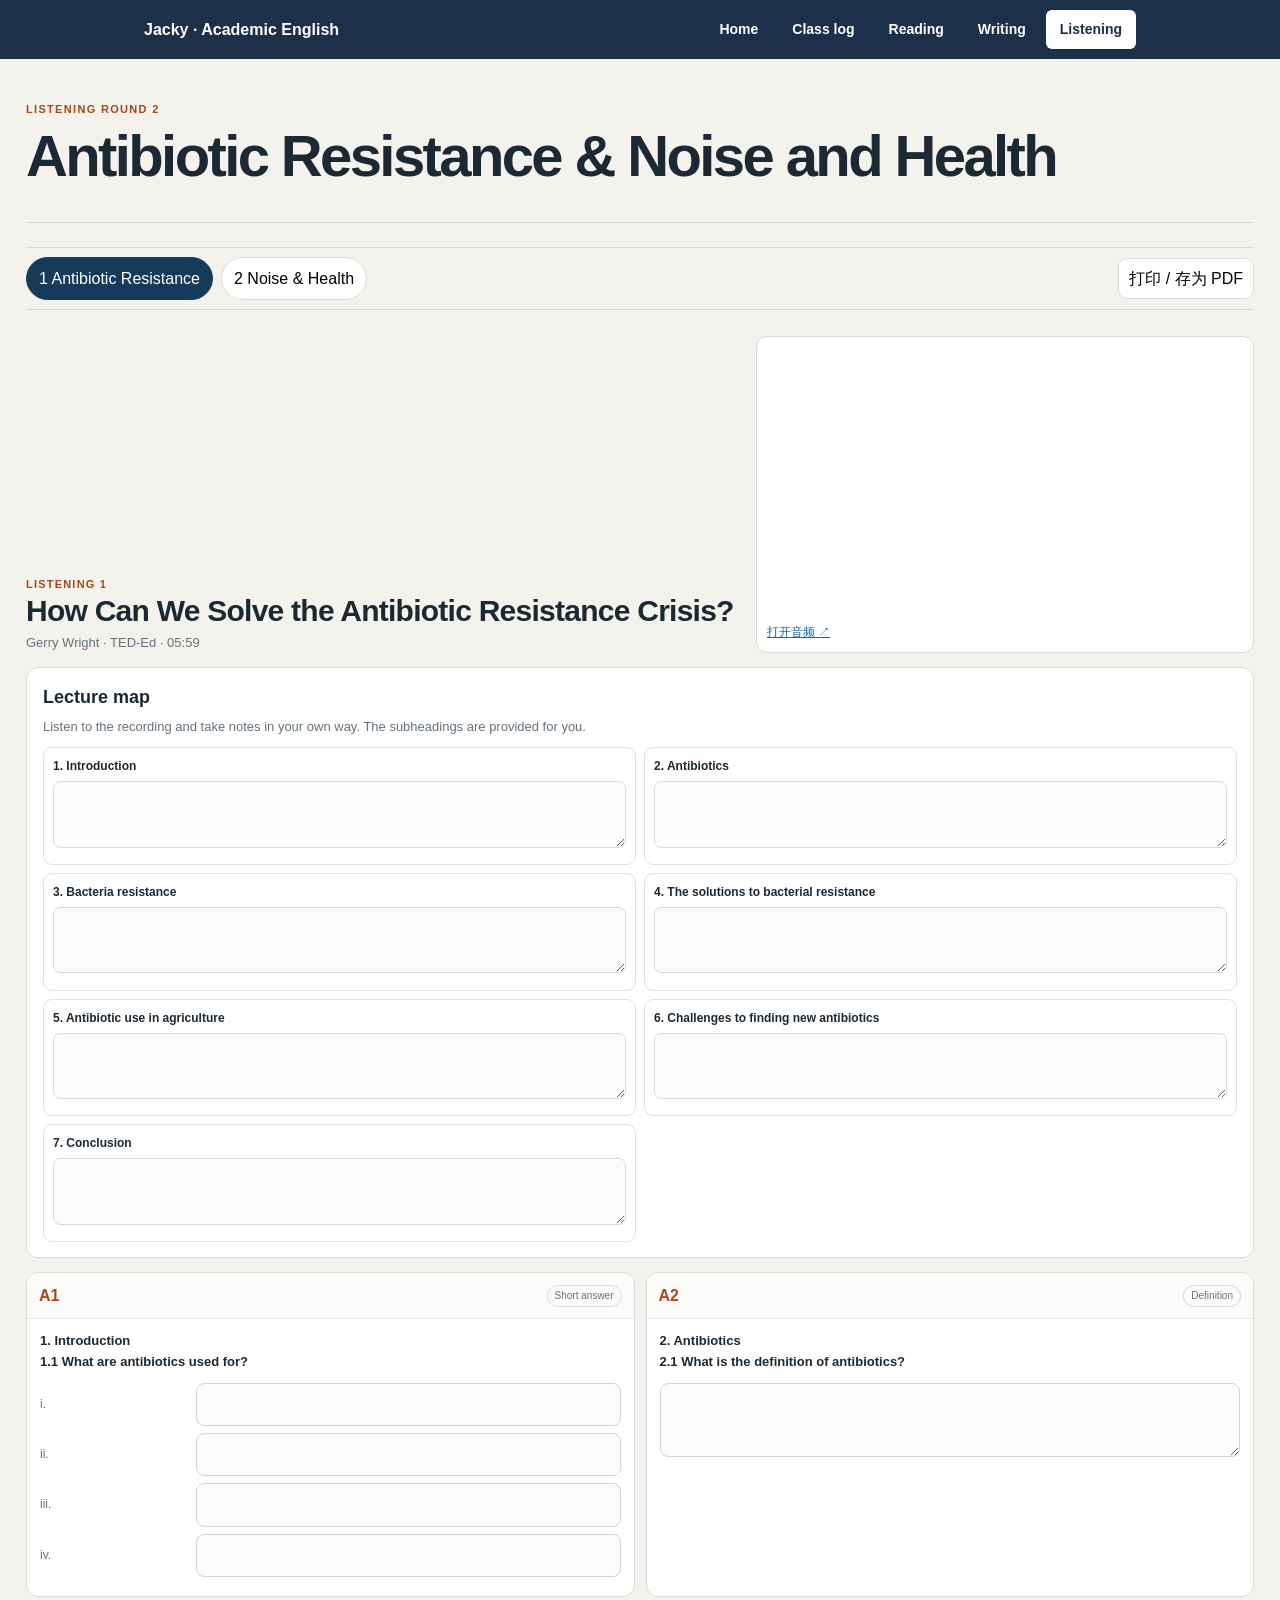
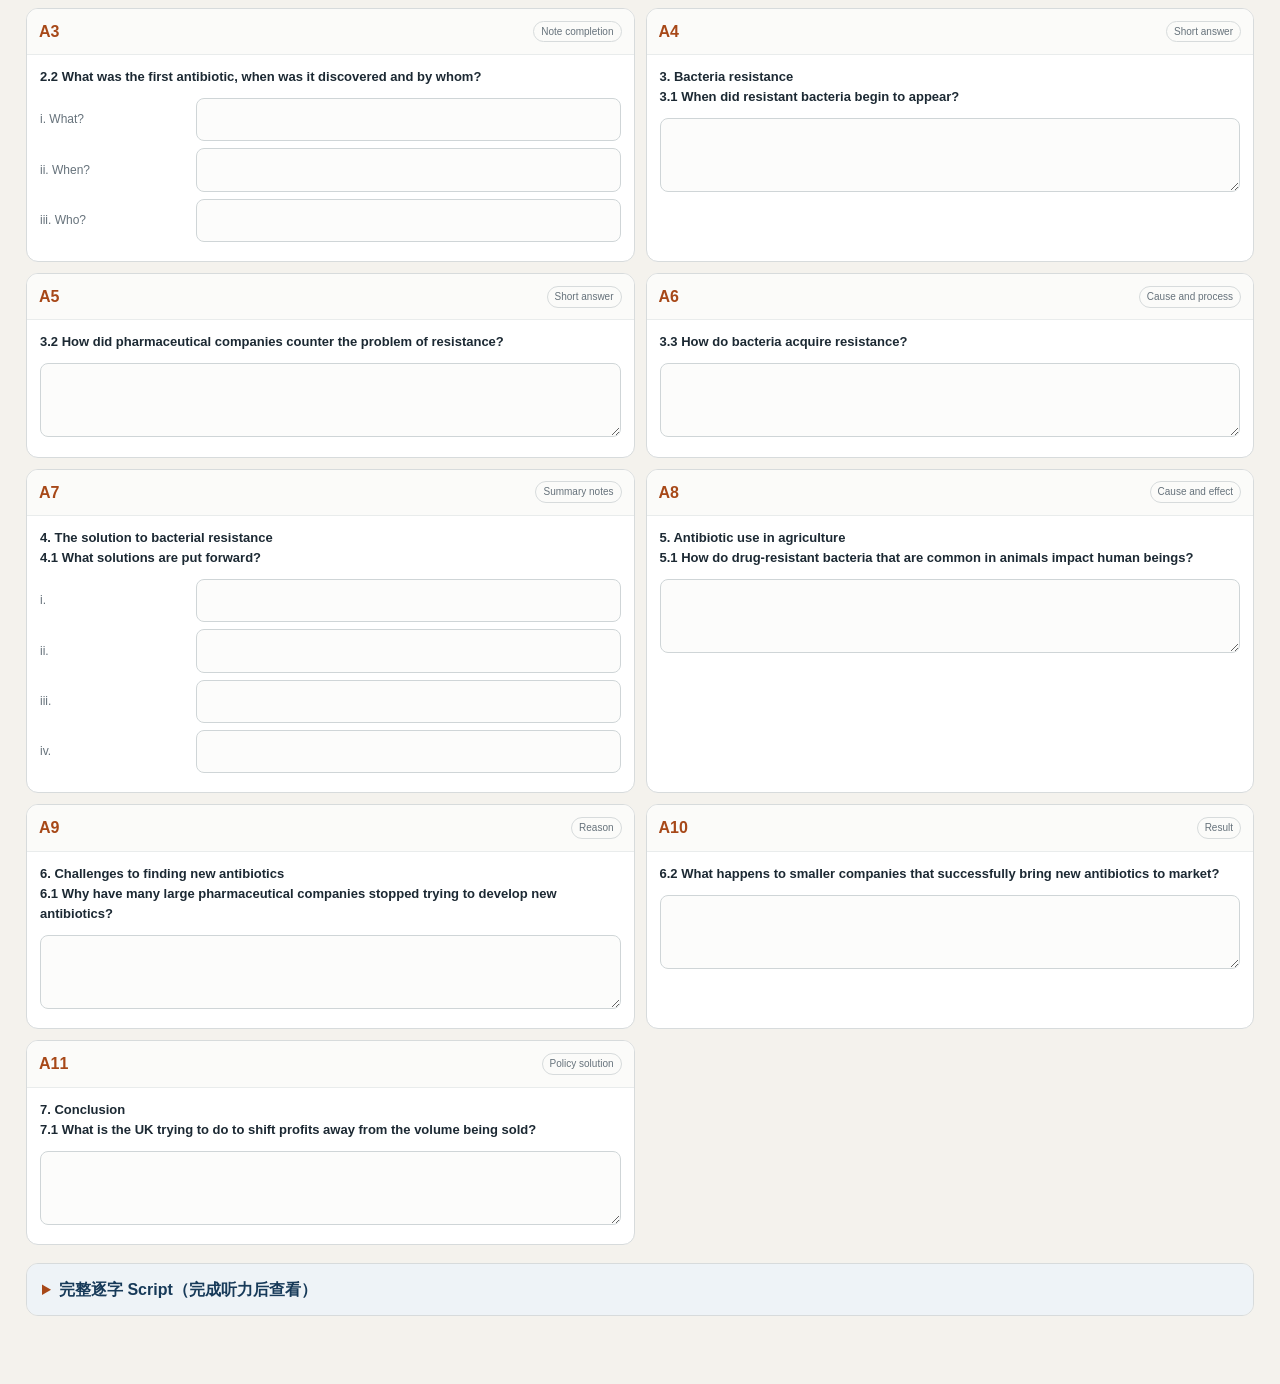
<file: listening-round-2/index.html>
<!doctype html><html lang="zh-CN"><head><meta charset="utf-8"><meta name="viewport" content="width=device-width,initial-scale=1"><meta name="robots" content="noindex,nofollow"><title>Listening Round 2｜Jacky</title><style>:root{--ink:#1c2933;--muted:#66727b;--paper:#f4f2ed;--card:#fff;--line:#d7dbdc;--navy:#173a59;--blue:#1769aa;--blue-bg:#e3f0fb;--orange:#a74818;--orange-bg:#ffe6d5;--green:#17603d;--green-bg:#e0f3e8;--red:#9e3528;--shadow:0 18px 50px rgba(22,36,45,.14)}
*{box-sizing:border-box}html{scroll-behavior:smooth}body{margin:0;background:var(--paper);color:var(--ink);font-family:Arial,"PingFang SC","Microsoft YaHei",sans-serif;line-height:1.58}button,input,select,textarea{font:inherit}button:focus-visible,a:focus-visible,input:focus-visible,select:focus-visible,textarea:focus-visible,summary:focus-visible{outline:3px solid #f0a16e;outline-offset:2px}
.shell{max-width:1280px;margin:auto;padding:24px 26px 68px}.mast{display:grid;grid-template-columns:minmax(0,1.35fr) minmax(290px,.65fr);gap:24px;align-items:end;padding:18px 0 24px;border-bottom:1px solid var(--line)}.compact-mast{display:block}.kicker{font-size:11px;font-weight:900;letter-spacing:.12em;text-transform:uppercase;color:var(--orange)}h1{font-size:clamp(32px,4.6vw,58px);line-height:1.03;letter-spacing:-.045em;margin:8px 0 12px}.lead{font-size:17px;color:var(--muted);max-width:790px;margin:0}.route{background:var(--navy);color:#fff;border-radius:14px;padding:17px 19px}.route strong{display:block;font-size:18px;margin-bottom:6px}.route ol{margin:0;padding-left:20px;color:#dbe5ec;font-size:13px}.route li{margin:4px 0}
.actionbar{position:sticky;top:0;z-index:20;background:rgba(244,242,237,.96);backdrop-filter:blur(10px);border-block:1px solid var(--line);display:flex;gap:8px;align-items:center;margin-top:24px;padding:9px 0;overflow:auto}.tab{border:1px solid var(--line);background:#fff;border-radius:999px;padding:8px 12px;white-space:nowrap;cursor:pointer}.tab[aria-selected="true"]{background:var(--navy);border-color:var(--navy);color:#fff}.utility{margin-left:auto;display:flex;gap:7px}.utility button{border:1px solid var(--line);background:#fff;border-radius:9px;padding:7px 10px;cursor:pointer;white-space:nowrap}
.section{margin-top:28px}.section-head{display:flex;align-items:end;justify-content:space-between;gap:14px;margin-bottom:12px}.section-head h2{font-size:25px;line-height:1.15;margin:0}.section-head p{font-size:12px;color:var(--muted);margin:0}.method-grid{display:grid;grid-template-columns:repeat(4,1fr);gap:9px}.method{background:var(--card);border:1px solid var(--line);border-radius:11px;padding:14px}.method b{display:block;color:var(--navy);margin-bottom:4px}.method span{font-size:12px;color:var(--muted)}
.demo{background:#fff;border:1px solid #e7b99a;border-radius:14px;overflow:hidden}.demo-top{padding:16px 18px;background:#fff7f1;border-bottom:1px solid #edd2bf}.demo-top h2{margin:0 0 6px;font-size:23px}.prompt{font-size:14px;font-weight:750}.demo-body{padding:17px 18px}.demo-actions{display:flex;gap:8px;flex-wrap:wrap;margin:13px 0}.primary,.secondary{border:1px solid var(--navy);border-radius:9px;padding:8px 11px;font-weight:800;cursor:pointer}.primary{background:var(--navy);color:#fff}.secondary{background:#fff;color:var(--navy)}details.model{border-top:1px solid var(--line);margin-top:15px;padding-top:12px}details.model summary{cursor:pointer;font-weight:850;color:var(--blue)}.model-grid{display:grid;grid-template-columns:repeat(3,1fr);gap:8px;margin-top:11px}.model-cell{border:1px solid var(--line);border-radius:9px;padding:10px}.model-cell small{display:block;color:var(--muted)}.model-cell b{color:var(--blue)}.annotated{background:#f5f8fa;border-left:3px solid var(--blue);padding:11px 12px;margin-top:12px;border-radius:0 9px 9px 0}.annotated p{margin:5px 0;font-size:13px}.ann{font-weight:900;color:var(--orange)}
.topic-panel[hidden]{display:none}.topic-head{display:grid;grid-template-columns:minmax(0,1fr) minmax(360px,.7fr);gap:18px;align-items:end;margin:26px 0 14px}.topic-num{font-size:11px;font-weight:900;letter-spacing:.11em;text-transform:uppercase;color:var(--orange)}.topic-title{font-size:30px;font-weight:900;line-height:1.13;letter-spacing:-.025em}.topic-sub{color:var(--muted);font-size:13px;margin-top:5px}.media{background:#fff;border:1px solid var(--line);border-radius:11px;padding:10px}.media iframe{width:100%;aspect-ratio:16/9;border:0;border-radius:7px;display:block}.media-links{display:flex;gap:8px;flex-wrap:wrap;align-items:center;margin-top:8px}.media-links a{font-size:12px;color:var(--blue)}.media-links span{font-size:11px;color:var(--muted)}
.map-card{background:#fff;border:1px solid var(--line);border-radius:12px;padding:15px 16px;margin-bottom:14px}.map-card h3{margin:0 0 5px;font-size:18px}.map-prompt{font-size:13px;color:var(--muted);margin:0 0 10px}.map-grid{display:grid;grid-template-columns:repeat(2,1fr);gap:8px}.map-item{border:1px solid #e1e4e4;border-radius:9px;padding:9px}.map-item b{display:block;font-size:12px;margin-bottom:5px}.map-item textarea{width:100%;min-height:48px;border:1px solid var(--line);border-radius:7px;padding:7px;resize:vertical;background:#fcfcfb}
.questions{display:grid;grid-template-columns:repeat(2,minmax(0,1fr));gap:11px}.qcard{background:#fff;border:1px solid var(--line);border-radius:12px;overflow:hidden;break-inside:avoid}.qhead{display:flex;align-items:center;justify-content:space-between;gap:8px;padding:10px 12px;border-bottom:1px solid #e9ecec;background:#fbfbf9}.qid{font-weight:900;color:var(--orange)}.qtype{font-size:10px;color:var(--muted);border:1px solid var(--line);padding:2px 7px;border-radius:999px}.qbody{padding:12px 13px}.qprompt{font-size:13px;font-weight:750;line-height:1.55}.cue{display:inline-block;margin-top:8px;background:var(--orange-bg);color:#7b3210;border-radius:999px;padding:3px 8px;font-size:10px;font-weight:900}.response{margin-top:11px}.line-field{display:grid;grid-template-columns:minmax(80px,.35fr) minmax(0,1fr);gap:7px;align-items:center;margin:7px 0}.line-field label{font-size:12px;color:var(--muted)}input[type=text],textarea,select{border:1px solid #cfd5d7;border-radius:8px;background:#fcfcfb;padding:8px 9px;width:100%}.response textarea{min-height:74px;resize:vertical}.option{display:flex;gap:8px;align-items:flex-start;border:1px solid #e2e5e5;border-radius:8px;padding:8px;margin:6px 0;font-size:12px}.option input{margin-top:3px}.tfng{width:100%;border-collapse:collapse;font-size:11px}.tfng th,.tfng td{border:1px solid #dde1e2;padding:7px;vertical-align:top}.tfng th{background:#f3f6f7;text-align:left}.tfng td:last-child{width:88px}.cloze-row{border-bottom:1px solid #eceeee;padding:8px 0;font-size:12px}.cloze-row:last-child{border-bottom:0}.cloze-row input{margin-top:6px}
.source-after{margin-top:14px;border-top:1px solid var(--line);padding-top:10px;font-size:12px;color:var(--muted)}.source-after a{color:var(--blue)}.script-panel{display:block;margin-top:18px;background:#fff;border:1px solid var(--line);border-radius:12px;overflow:hidden}.script-panel>summary{cursor:pointer;padding:13px 15px;font-weight:900;color:var(--navy);background:#eef3f7}.script-panel>summary::marker{color:var(--orange)}.script-intro{padding:11px 15px;background:#fff8ef;border-bottom:1px solid #eedac4;color:#66451f;font-size:12px}.script-body{padding:7px 15px 14px}.script-line{display:grid;grid-template-columns:58px minmax(0,1fr);gap:10px;margin:0;padding:10px 0;border-bottom:1px solid #e7e9e9;scroll-margin-top:80px}.script-line:last-of-type{border-bottom:0}.script-id{font:800 11px/1.5 ui-monospace,SFMono-Regular,Menlo,monospace;color:var(--orange);padding-top:2px}.script-text{font-family:Georgia,"Times New Roman",serif;font-size:14px;line-height:1.72}.script-heading{display:flex;align-items:end;justify-content:space-between;gap:12px;padding:14px 15px;background:#eef3f7}.script-heading h3{margin:0;color:var(--navy);font-size:20px}.script-heading p{margin:3px 0 0;color:var(--muted);font-size:12px}.script-heading>span{font-size:10px;color:var(--muted);text-transform:uppercase;letter-spacing:.08em}.evidence-highlight{background:#ffe28c;color:inherit;padding:1px 2px;border-radius:3px;-webkit-box-decoration-break:clone;box-decoration-break:clone}.script-ref{display:inline-block;margin:0 3px 0 2px;padding:1px 5px;border-radius:999px;background:#173a59;color:#fff;font:800 9px/1.5 Arial,sans-serif;vertical-align:middle}.script-check{margin:9px 0 0;padding:9px 10px;border-left:3px solid var(--orange);background:#fff3e8;border-radius:0 8px 8px 0;font-size:11px}.chunk-grid{display:grid;grid-template-columns:repeat(2,1fr);gap:8px}.chunk{background:#fff;border:1px solid var(--line);border-radius:9px;padding:10px}.chunk b{color:var(--navy)}.chunk span{display:block;color:var(--muted);font-size:11px}.review{background:var(--navy);color:#fff;border-radius:13px;padding:17px 19px}.review b{font-size:18px}.review p{margin:6px 0 0;color:#dbe5ec}.footer{margin-top:38px;border-top:1px solid var(--line);padding-top:14px;color:var(--muted);font-size:11px}
.teacher-only{background:#fff4ee;border-left:3px solid var(--orange);padding:10px 12px;border-radius:0 9px 9px 0}.source-map{width:100%;border-collapse:collapse;font-size:12px;background:#fff}.source-map th,.source-map td{border:1px solid var(--line);padding:8px;vertical-align:top}.source-map th{background:var(--navy);color:#fff;text-align:left}.answer-box{margin-top:10px;background:var(--blue-bg);border-left:3px solid var(--blue);border-radius:0 8px 8px 0;padding:9px 10px;color:#103e63;font-size:12px}.answer-box b{display:block;margin-bottom:3px}.evidence-box{margin-top:8px;background:var(--green-bg);border-left:3px solid var(--green);border-radius:0 8px 8px 0;padding:9px 10px;font-size:12px}.evidence-box a{color:var(--green);font-weight:850}.trap-box{margin-top:8px;background:#fff1ef;border-left:3px solid var(--red);border-radius:0 8px 8px 0;padding:9px 10px;font-size:12px}.filled{color:var(--blue);font-weight:850}.correct-option{border-color:#7ab2db;background:var(--blue-bg);color:#103e63;font-weight:850}.teacher-answer{color:var(--blue);font-weight:900}.status{background:var(--navy);color:#fff;border-radius:12px;padding:15px}.status p{margin:4px 0;color:#dce7ee;font-size:12px}
@media(max-width:960px){.mast,.topic-head{grid-template-columns:1fr}.method-grid{grid-template-columns:repeat(2,1fr)}.questions{grid-template-columns:1fr}.map-grid{grid-template-columns:1fr}.media{max-width:680px}.utility{margin-left:0}}
@media(max-width:620px){.shell{padding:17px 13px 46px}.method-grid,.model-grid,.chunk-grid{grid-template-columns:1fr}.actionbar{align-items:flex-start}.utility{display:none}.topic-title{font-size:25px}.qbody{padding:11px}.line-field{grid-template-columns:1fr}.media iframe{min-height:200px}.script-line{grid-template-columns:48px minmax(0,1fr);gap:7px}.script-text{font-size:13px}.script-heading{align-items:flex-start;flex-direction:column}}
@media print{body{background:#fff}.shell{max-width:none;padding:0}.actionbar,.demo-actions,.media iframe,.utility{display:none!important}.topic-panel[hidden]{display:block!important}.topic-panel{break-before:page}.topic-head{grid-template-columns:1fr}.media{border:0;padding:0}.questions{grid-template-columns:1fr;gap:7px}.map-grid{grid-template-columns:1fr}.qcard{break-inside:avoid}.footer{font-size:9px}.teacher-page .footer{display:none!important}input,textarea,select{border-color:#777;background:#fff}.source-after a:after{content:" (" attr(href) ")"}.teacher-page .questions{grid-template-columns:1fr}.script-line{break-inside:avoid}details.script-panel[open]{break-before:page}}
</style><style>.public-toolbar{width:min(1228px,calc(100% - 32px));margin:14px auto 0;display:flex;align-items:center;justify-content:space-between;gap:12px;padding:10px 14px;border:1px solid #d7dbdc;border-radius:10px;background:#fff;color:#5d6a72;font:12px/1.4 Arial,"PingFang SC",sans-serif}.public-toolbar a{color:#173a59;font-weight:900;text-decoration:none}@media(max-width:640px){.public-toolbar{align-items:flex-start;flex-wrap:wrap}}@media print{.public-toolbar{display:none!important}}</style><style>
/* responsive-retrofit:core-20261104 */
/* Window adaptation, screen only: a learner page follows the current window width and height,
   including resizing an open window and browser zoom.
   Reference: student-learning-portal-workflow/references/responsive-student-pages.md
   Nothing here changes content, prompt or option order, question ids, learner answers, storage keys,
   scoring, release gates, theme colours or the print rules: every rule is inside @media screen and
   only decides how an existing box is sized. No page-wide transform, zoom or overflow hiding, and
   nothing changes what is hidden or shown. */
@media screen {
  /* A long identifier, file name, URL or code token breaks only when it cannot fit; ordinary
     words stay whole, in cells as well as in text. */
  code, kbd, samp, var, a[href]:not([href^="#"]) { overflow-wrap: anywhere; }
  p, li, dd, dt, td, th, figcaption, blockquote, summary, label { overflow-wrap: break-word; }
  pre:not([hidden]) { max-width: 100%; overflow-x: auto; }

  /* Figures and embeds stay inside their own container. Annotation ink is drawn at the coordinates
     it was authored with, so <svg> and <canvas> are deliberately left out of this rule. */
  img:not([hidden]), picture, video, iframe, embed, object { max-width: 100%; }
  img:not([hidden]), video { height: auto; }

  /* A table fits its pane: the columns wrap instead of widening the page. A table that is set to
     span its pane still spans it, so nothing looks different where there was already room. */
  table { max-width: 100%; }

  /* Fields and buttons stay inside the window and keep a usable size. */
  input:not([hidden]), select:not([hidden]), textarea:not([hidden]), button:not([hidden]) { max-width: 100%; }

  /* A paper replica or ink overlay is positioned by coordinates inside its own scrolling frame:
     it must keep its authored width. */
  #ann-page, #ann-page *, #ann-stage, [id^="html-ink"], [id^="html-ink"] * { max-width: none; }
}

/* In a narrow window a wide table cannot be made legible by wrapping alone, so the sideways
   scrolling belongs to the table's own box: neither the pane nor the page widens.
   :not([hidden]) so that a table the page keeps hidden stays hidden. */
@media screen and (max-width: 820px) {
  table:not([hidden]) {
    display: block;
    width: max-content;
    max-width: 100%;
    overflow-x: auto;
    overscroll-behavior-x: contain;
  }
}
</style>
<style>
/* responsive-retrofit:jacky-20261104 */
/* Jacky · Sydney Foundation. Screen only; content, order, ids and answers unchanged.
   Measured 2026-11-04: the module artifacts overflow sideways at 1024x768, 844x390 and
   768x600 because of (a) source tables that are wider than the page can ever be and
   (b) card grids with fixed column counts that only collapse below 760px. */
@media screen {
  /* Tables written without a class (the source maps, screening matrices and planning
     tables) are wider than the page at every window, so they scroll inside their own box.
     Tables that already sit in .note-wrap keep that wrapper's scrolling. */
  table:not([class]):not([hidden]), table.source-map:not([hidden]), table.tfng:not([hidden]) {
    display: block; width: max-content; max-width: 100%; overflow-x: auto; overscroll-behavior-x: contain;
  }
  /* Card grids follow the space they have instead of a fixed column count, so they also
     work in the 760-1024px range and inside a narrow pane. */
  .annotation-key { grid-template-columns: repeat(auto-fit, minmax(135px, 1fr)); }
  .annotation-logic, .essay-plan-strip { grid-template-columns: repeat(auto-fit, minmax(150px, 1fr)); }
  .structure-map { grid-template-columns: repeat(auto-fit, minmax(110px, 1fr)); }
  .demo-steps, .source-card-grid { grid-template-columns: repeat(auto-fit, minmax(200px, 1fr)); }
  .knowledge-strip { grid-template-columns: minmax(0, max-content) minmax(0, 1fr); }
  .structure-step { min-width: 0; }
  .key-card, .structure-step, .knowledge-strip > * { min-width: 0; }
}

/* A short or narrow window must keep reading space: the sticky toolbar wrapped its pills onto
   five lines at 320x568 and took 52% of the window. It now stays one scrollable row, and in a
   short window it scrolls with the page instead of sticking. */
@media screen and (max-width: 520px), screen and (max-height: 620px) {
  .topbar { flex-wrap: nowrap; overflow-x: auto; overscroll-behavior-x: contain; gap: 8px; padding-top: 6px; padding-bottom: 6px; }
  .topbar > * { flex: 0 0 auto; }
  .topbar .note { width: auto; margin-left: 8px; }
}
@media screen and (max-height: 560px) {
  .topbar { position: static; }
}
</style>
<link rel="stylesheet" href="../assets/jacky-shell.css?v=20261111-class-log">
<script src="../assets/jacky-shell.js?v=20261111-class-log" defer></script>
</head><body>
<!-- jacky-shell:start -->
<header class="jk-header"><div class="jk-header-inner">
<a class="jk-brand" href="../">Jacky · Academic English</a>
<button class="jk-menu-button" type="button" aria-expanded="false" aria-controls="jk-navigation">Menu</button>
<nav class="jk-nav" id="jk-navigation" aria-label="Course navigation"><a href="../">Home</a><a href="../#class-log">Class log</a><a href="../reading-practice/">Reading</a><a href="../essay/">Writing</a><a href="../#listening" aria-current="true">Listening</a></nav>
</div></header>
<!-- jacky-shell:end -->
<main class="shell"><section class="mast compact-mast"><div><div class="kicker">Listening Round 2</div><h1>Antibiotic Resistance &amp; Noise and Health</h1></div></section><nav class="actionbar" aria-label="Listening topics"><button class="tab" data-topic-tab="antibiotic" aria-selected="true">1 Antibiotic Resistance</button><button class="tab" data-topic-tab="noise" aria-selected="false">2 Noise & Health</button><div class="utility"><button data-print>打印 / 存为 PDF</button></div></nav><section class="topic-panel" id="topic-antibiotic" data-topic-panel="antibiotic"><header class="topic-head"><div><div class="topic-num">Listening 1</div><div class="topic-title">How Can We Solve the Antibiotic Resistance Crisis?</div><div class="topic-sub">Gerry Wright · TED-Ed · 05:59</div></div><div class="media"><iframe src="https://embed.ted.com/talks/gerry_wright_how_can_we_solve_the_antibiotic_resistance_crisis" title="How Can We Solve the Antibiotic Resistance Crisis?" loading="lazy" allow="autoplay; fullscreen; picture-in-picture" allowfullscreen></iframe><div class="media-links"><a href="https://www.ted.com/talks/gerry_wright_how_can_we_solve_the_antibiotic_resistance_crisis" target="_blank" rel="noopener">打开音频 ↗</a></div></div></header><section class="map-card"><h3>Lecture map</h3><p class="map-prompt">Listen to the recording and take notes in your own way. The subheadings are provided for you.</p><div class="map-grid"><div class="map-item"><b>1. Introduction</b><textarea data-save="antibiotic-map-0" aria-label="1. Introduction notes"></textarea></div><div class="map-item"><b>2. Antibiotics</b><textarea data-save="antibiotic-map-1" aria-label="2. Antibiotics notes"></textarea></div><div class="map-item"><b>3. Bacteria resistance</b><textarea data-save="antibiotic-map-2" aria-label="3. Bacteria resistance notes"></textarea></div><div class="map-item"><b>4. The solutions to bacterial resistance</b><textarea data-save="antibiotic-map-3" aria-label="4. The solutions to bacterial resistance notes"></textarea></div><div class="map-item"><b>5. Antibiotic use in agriculture</b><textarea data-save="antibiotic-map-4" aria-label="5. Antibiotic use in agriculture notes"></textarea></div><div class="map-item"><b>6. Challenges to finding new antibiotics</b><textarea data-save="antibiotic-map-5" aria-label="6. Challenges to finding new antibiotics notes"></textarea></div><div class="map-item"><b>7. Conclusion</b><textarea data-save="antibiotic-map-6" aria-label="7. Conclusion notes"></textarea></div></div></section><section class="questions"><article class="qcard" data-prompt-id="A1"><div class="qhead"><span class="qid">A1</span><span class="qtype">Short answer</span></div><div class="qbody"><div class="qprompt">1. Introduction<br>1.1 What are antibiotics used for?</div><div class="response"><div class="line-field"><label>i.</label><input type="text" data-save="antibiotic-A1-0" aria-label="A1 i."></div><div class="line-field"><label>ii.</label><input type="text" data-save="antibiotic-A1-1" aria-label="A1 ii."></div><div class="line-field"><label>iii.</label><input type="text" data-save="antibiotic-A1-2" aria-label="A1 iii."></div><div class="line-field"><label>iv.</label><input type="text" data-save="antibiotic-A1-3" aria-label="A1 iv."></div></div></div></article><article class="qcard" data-prompt-id="A2"><div class="qhead"><span class="qid">A2</span><span class="qtype">Definition</span></div><div class="qbody"><div class="qprompt">2. Antibiotics<br>2.1 What is the definition of antibiotics?</div><div class="response"><textarea data-save="antibiotic-A2" aria-label="A2 response"></textarea></div></div></article><article class="qcard" data-prompt-id="A3"><div class="qhead"><span class="qid">A3</span><span class="qtype">Note completion</span></div><div class="qbody"><div class="qprompt">2.2 What was the first antibiotic, when was it discovered and by whom?</div><div class="response"><div class="line-field"><label>i. What?</label><input type="text" data-save="antibiotic-A3-0" aria-label="A3 i. What?"></div><div class="line-field"><label>ii. When?</label><input type="text" data-save="antibiotic-A3-1" aria-label="A3 ii. When?"></div><div class="line-field"><label>iii. Who?</label><input type="text" data-save="antibiotic-A3-2" aria-label="A3 iii. Who?"></div></div></div></article><article class="qcard" data-prompt-id="A4"><div class="qhead"><span class="qid">A4</span><span class="qtype">Short answer</span></div><div class="qbody"><div class="qprompt">3. Bacteria resistance<br>3.1 When did resistant bacteria begin to appear?</div><div class="response"><textarea data-save="antibiotic-A4" aria-label="A4 response"></textarea></div></div></article><article class="qcard" data-prompt-id="A5"><div class="qhead"><span class="qid">A5</span><span class="qtype">Short answer</span></div><div class="qbody"><div class="qprompt">3.2 How did pharmaceutical companies counter the problem of resistance?</div><div class="response"><textarea data-save="antibiotic-A5" aria-label="A5 response"></textarea></div></div></article><article class="qcard" data-prompt-id="A6"><div class="qhead"><span class="qid">A6</span><span class="qtype">Cause and process</span></div><div class="qbody"><div class="qprompt">3.3 How do bacteria acquire resistance?</div><div class="response"><textarea data-save="antibiotic-A6" aria-label="A6 response"></textarea></div></div></article><article class="qcard" data-prompt-id="A7"><div class="qhead"><span class="qid">A7</span><span class="qtype">Summary notes</span></div><div class="qbody"><div class="qprompt">4. The solution to bacterial resistance<br>4.1 What solutions are put forward?</div><div class="response"><div class="line-field"><label>i.</label><input type="text" data-save="antibiotic-A7-0" aria-label="A7 i."></div><div class="line-field"><label>ii.</label><input type="text" data-save="antibiotic-A7-1" aria-label="A7 ii."></div><div class="line-field"><label>iii.</label><input type="text" data-save="antibiotic-A7-2" aria-label="A7 iii."></div><div class="line-field"><label>iv.</label><input type="text" data-save="antibiotic-A7-3" aria-label="A7 iv."></div></div></div></article><article class="qcard" data-prompt-id="A8"><div class="qhead"><span class="qid">A8</span><span class="qtype">Cause and effect</span></div><div class="qbody"><div class="qprompt">5. Antibiotic use in agriculture<br>5.1 How do drug-resistant bacteria that are common in animals impact human beings?</div><div class="response"><textarea data-save="antibiotic-A8" aria-label="A8 response"></textarea></div></div></article><article class="qcard" data-prompt-id="A9"><div class="qhead"><span class="qid">A9</span><span class="qtype">Reason</span></div><div class="qbody"><div class="qprompt">6. Challenges to finding new antibiotics<br>6.1 Why have many large pharmaceutical companies stopped trying to develop new antibiotics?</div><div class="response"><textarea data-save="antibiotic-A9" aria-label="A9 response"></textarea></div></div></article><article class="qcard" data-prompt-id="A10"><div class="qhead"><span class="qid">A10</span><span class="qtype">Result</span></div><div class="qbody"><div class="qprompt">6.2 What happens to smaller companies that successfully bring new antibiotics to market?</div><div class="response"><textarea data-save="antibiotic-A10" aria-label="A10 response"></textarea></div></div></article><article class="qcard" data-prompt-id="A11"><div class="qhead"><span class="qid">A11</span><span class="qtype">Policy solution</span></div><div class="qbody"><div class="qprompt">7. Conclusion<br>7.1 What is the UK trying to do to shift profits away from the volume being sold?</div><div class="response"><textarea data-save="antibiotic-A11" aria-label="A11 response"></textarea></div></div></article></section><details class="script-panel" id="script-antibiotic"><summary>完整逐字 Script（完成听力后查看）</summary><div class="script-body"><p class="script-line" id="script-antibiotic-A-T001"><span class="script-id">A-T001</span><span class="script-text">Antibiotics: behind the scenes, they enable much of modern medicine. We use them to cure infectious diseases, but also to safely facilitate everything from surgery to chemotherapy to organ transplants. Without antibiotics, even routine medical procedures can lead to life-threatening infections. And we’re at risk of losing them.</span></p><p class="script-line" id="script-antibiotic-A-T002"><span class="script-id">A-T002</span><span class="script-text">Antibiotics are chemicals that prevent the growth of bacteria. Unfortunately, some bacteria have become resistant to all currently available antibiotics. At the same time, we’ve stopped discovering new ones. Still, there’s hope that we can get ahead of the problem.</span></p><p class="script-line" id="script-antibiotic-A-T003"><span class="script-id">A-T003</span><span class="script-text">But first, how did we get into this situation? The first widely used antibiotic was penicillin, discovered in 1928 by Alexander Fleming. In his 1945 Nobel Prize acceptance speech, Fleming warned that bacterial resistance had the potential to ruin the miracle of antibiotics. He was right: in the 1940s and 50s, resistant bacteria already began to appear.</span></p><p class="script-line" id="script-antibiotic-A-T004"><span class="script-id">A-T004</span><span class="script-text">From then until the 1980s, pharmaceutical companies countered the problem of resistance by discovering many new antibiotics. At first this was a highly successful— and highly profitable— enterprise.</span></p><p class="script-line" id="script-antibiotic-A-T005"><span class="script-id">A-T005</span><span class="script-text">Over time, a couple things changed. Newly discovered antibiotics were often only effective for a narrow spectrum of infections, whereas the first ones had been broadly applicable. This isn’t a problem in itself, but it does mean that fewer doses of these drugs could be sold— making them less profitable. In the early days, antibiotics were heavily overprescribed, including for viral infections they had no effect on. Scrutiny around prescriptions increased, which is good, but also lowered sales. At the same time, companies began to develop more drugs that are taken over a patient’s lifetime, like blood pressure and cholesterol medications, and later anti-depressants and anti-anxiety medications. Because they are taken indefinitely, these drugs more profitable.</span></p><p class="script-line" id="script-antibiotic-A-T006"><span class="script-id">A-T006</span><span class="script-text">By the mid-1980s, no new chemical classes of antibiotics were discovered. But bacteria continued to acquire resistance and pass it along by sharing genetic information between individual bacteria and even across species. Now bacteria that are resistant to many antibiotics are common, and increasingly some strains are resistant to all our current drugs.</span></p><p class="script-line" id="script-antibiotic-A-T007"><span class="script-id">A-T007</span><span class="script-text">So, what can we do about this? We need to control the use of existing antibiotics, create new ones, combat resistance to new and existing drugs, and find new ways to fight bacterial infections. The largest consumer of antibiotics is agriculture, which uses antibiotics not only to treat infections but to promote the growth of food animals. Using large volumes of antibiotics increases the bacteria’s exposure to the antibiotics and therefore their opportunity to develop resistance. Many bacteria that are common in animals, like salmonella, can also infect humans, and drug-resistant versions can pass to us through the food chain and spread through international trade and travel networks.</span></p><p class="script-line" id="script-antibiotic-A-T008"><span class="script-id">A-T008</span><span class="script-text">In terms of finding new antibiotics, nature offers the most promising new compounds. Organisms like other microbes and fungi have evolved over millions of years to live in competitive environments— meaning they often contain antibiotic compounds to give them a survival advantage over certain bacteria.</span></p><p class="script-line" id="script-antibiotic-A-T009"><span class="script-id">A-T009</span><span class="script-text">We can also package antibiotics with molecules that inhibit resistance. One way bacteria develop resistance is through proteins of their own that degrade the drug. By packaging the antibiotic with molecules that block the degraders, the antibiotic can do its job.</span></p><p class="script-line" id="script-antibiotic-A-T010"><span class="script-id">A-T010</span><span class="script-text">Phages, viruses that attack bacteria but don’t affect humans, are one promising new avenue to combat bacterial infections. Developing vaccines for common infections, meanwhile, can help prevent disease in the first place.</span></p><p class="script-line" id="script-antibiotic-A-T011"><span class="script-id">A-T011</span><span class="script-text">The biggest challenge to all these approaches is funding, which is woefully inadequate across the globe. Antibiotics are so unprofitable that many large pharmaceutical companies have stopped trying to develop them. Meanwhile, smaller companies that successfully bring new antibiotics to market often still go bankrupt, like the American start up Achaogen. New therapeutic techniques like phages and vaccines face the same fundamental problem as traditional antibiotics: if they’re working well, they’re used just once, which makes it difficult to make money. And to successfully counteract resistance in the long term, we’ll need to use new antibiotics sparingly— lowering the profits for their creators even further.</span></p><p class="script-line" id="script-antibiotic-A-T012"><span class="script-id">A-T012</span><span class="script-text">One possible solution is to shift profits away from the volume of antibiotics sold. For example, the United Kingdom is testing a model where healthcare providers purchase antibiotic subscriptions. While governments are looking for ways to incentivize antibiotic development, these programs are still in the early stages. Countries around the world will need to do much more— but with enough investment in antibiotic development and controlled use of our current drugs, we can still get ahead of resistance.</span></p><div class="source-after">Official English transcript © TED Conferences, LLC · <a href="https://www.ted.com/talks/gerry_wright_how_can_we_solve_the_antibiotic_resistance_crisis?view=transcript" target="_blank" rel="noopener">TED transcript ↗</a> · CC BY-NC-ND 4.0</div></div></details></section><section class="topic-panel" id="topic-noise" data-topic-panel="noise" hidden><header class="topic-head"><div><div class="topic-num">Listening 2</div><div class="topic-title">Why Noise Is Bad for Your Health — and What You Can Do About It</div><div class="topic-sub">Mathias Basner · TEDMED 2018 · 09:55</div></div><div class="media"><iframe src="https://embed.ted.com/talks/mathias_basner_why_noise_is_bad_for_your_health_and_what_you_can_do_about_it" title="Why Noise Is Bad for Your Health — and What You Can Do About It" loading="lazy" allow="autoplay; fullscreen; picture-in-picture" allowfullscreen></iframe><div class="media-links"><a href="https://www.ted.com/talks/mathias_basner_why_noise_is_bad_for_your_health_and_what_you_can_do_about_it" target="_blank" rel="noopener">打开音频 ↗</a></div></div></header><section class="map-card"><h3>Lecture map</h3><p class="map-prompt">Listen to the recording and take notes in your own way.</p><div class="map-grid"><div class="map-item"><b>definition and example</b><textarea data-save="noise-map-0" aria-label="definition and example notes"></textarea></div><div class="map-item"><b>health and communication</b><textarea data-save="noise-map-1" aria-label="health and communication notes"></textarea></div><div class="map-item"><b>cardiovascular risk</b><textarea data-save="noise-map-2" aria-label="cardiovascular risk notes"></textarea></div><div class="map-item"><b>sleep disturbance</b><textarea data-save="noise-map-3" aria-label="sleep disturbance notes"></textarea></div><div class="map-item"><b>personal action</b><textarea data-save="noise-map-4" aria-label="personal action notes"></textarea></div><div class="map-item"><b>policy and conclusion</b><textarea data-save="noise-map-5" aria-label="policy and conclusion notes"></textarea></div></div></section><section class="questions"><article class="qcard" data-prompt-id="N1"><div class="qhead"><span class="qid">N1</span><span class="qtype">Note completion</span></div><div class="qbody"><div class="qprompt">What is the main idea expressed in the introduction? One word for each point.</div><div class="response"><div class="line-field"><label>i. Silence is a rare ...</label><input type="text" data-save="noise-N1-0" aria-label="N1 i. Silence is a rare ..."></div><div class="line-field"><label>ii. We are all paying a price in terms of our ...</label><input type="text" data-save="noise-N1-1" aria-label="N1 ii. We are all paying a price in terms of our ..."></div></div></div></article><article class="qcard" data-prompt-id="N2"><div class="qhead"><span class="qid">N2</span><span class="qtype">Short answer</span></div><div class="qbody"><div class="qprompt">If you leave a concert or a bar and your ears are ringing, this can cause:</div><div class="response"><textarea data-save="noise-N2" aria-label="N2 response"></textarea></div></div></article><article class="qcard" data-prompt-id="N3"><div class="qhead"><span class="qid">N3</span><span class="qtype">Definition</span></div><div class="qbody"><div class="qprompt">Noise has two components that make the sound unwanted:</div><div class="response"><div class="line-field"><label>i.</label><input type="text" data-save="noise-N3-0" aria-label="N3 i."></div><div class="line-field"><label>ii.</label><input type="text" data-save="noise-N3-1" aria-label="N3 ii."></div></div></div></article><article class="qcard" data-prompt-id="N4"><div class="qhead"><span class="qid">N4</span><span class="qtype">Example</span></div><div class="qbody"><div class="qprompt">What was the example given to highlight ‘noise’?</div><div class="response"><textarea data-save="noise-N4" aria-label="N4 response"></textarea></div></div></article><article class="qcard" data-prompt-id="N5"><div class="qhead"><span class="qid">N5</span><span class="qtype">Reason</span></div><div class="qbody"><div class="qprompt">Why are quiet spaces important?</div><div class="response"><textarea data-save="noise-N5" aria-label="N5 response"></textarea></div></div></article><article class="qcard" data-prompt-id="N6"><div class="qhead"><span class="qid">N6</span><span class="qtype">List</span></div><div class="qbody"><div class="qprompt">What were the examples given of why it is difficult to find quiet spaces? Name three. Growing traffic is provided as the example.</div><div class="response"><div class="line-field"><label>i.</label><input type="text" data-save="noise-N6-0" aria-label="N6 i."></div><div class="line-field"><label>ii.</label><input type="text" data-save="noise-N6-1" aria-label="N6 ii."></div><div class="line-field"><label>iii.</label><input type="text" data-save="noise-N6-2" aria-label="N6 iii."></div></div></div></article><article class="qcard" data-prompt-id="N7"><div class="qhead"><span class="qid">N7</span><span class="qtype">Statistic</span></div><div class="qbody"><div class="qprompt">What did the World Health Organisation estimate in 2011?</div><div class="response"><textarea data-save="noise-N7" aria-label="N7 response"></textarea></div></div></article><article class="qcard" data-prompt-id="N8"><div class="qhead"><span class="qid">N8</span><span class="qtype">Multiple choice</span></div><div class="qbody"><div class="qprompt">Which of these is correct? Noisy areas ...</div><div class="response"><label class="option"><input type="radio" name="noise-N8" value="0" data-save="noise-N8"><span>affect children’s hearing.</span></label><label class="option"><input type="radio" name="noise-N8" value="1" data-save="noise-N8"><span>affect children’s conversation skills.</span></label><label class="option"><input type="radio" name="noise-N8" value="2" data-save="noise-N8"><span>affect children’s academic performance.</span></label><label class="option"><input type="radio" name="noise-N8" value="3" data-save="noise-N8"><span>all the above.</span></label></div></div></article><article class="qcard" data-prompt-id="N9"><div class="qhead"><span class="qid">N9</span><span class="qtype">True / False / Not Given</span></div><div class="qbody"><div class="qprompt">Please choose True (T), False (F) or Not Given (NG).</div><div class="response"><table class="tfng"><thead><tr><th>Statement</th><th>T / F / NG</th></tr></thead><tbody><tr><td>a) The health effect of noise is the increased risk of cardiovascular disease.</td><td><select data-save="noise-N9-0" aria-label="N9 statement 1"><option value=""></option><option>T</option><option>F</option><option>NG</option></select></td></tr><tr><td>b) Adrenaline is created from noise stress hormones that raise blood pressure.</td><td><select data-save="noise-N9-1" aria-label="N9 statement 2"><option value=""></option><option>T</option><option>F</option><option>NG</option></select></td></tr><tr><td>c) Epidemiological studies show significantly high risks that noise exposure causes heart attacks and strokes.</td><td><select data-save="noise-N9-2" aria-label="N9 statement 3"><option value=""></option><option>T</option><option>F</option><option>NG</option></select></td></tr><tr><td>d) The government considers noise a public health problem.</td><td><select data-save="noise-N9-3" aria-label="N9 statement 4"><option value=""></option><option>T</option><option>F</option><option>NG</option></select></td></tr><tr><td>e) A recent study found that the US economy could save $39bn by lowering environmental noise exposure by 5 decibels.</td><td><select data-save="noise-N9-4" aria-label="N9 statement 5"><option value=""></option><option>T</option><option>F</option><option>NG</option></select></td></tr><tr><td>f) Noise is also closely linked to other diseases like cancer, diabetes and obesity.</td><td><select data-save="noise-N9-5" aria-label="N9 statement 6"><option value=""></option><option>T</option><option>F</option><option>NG</option></select></td></tr></tbody></table></div></div></article><article class="qcard" data-prompt-id="N10"><div class="qhead"><span class="qid">N10</span><span class="qtype">True / False / Not Given</span></div><div class="qbody"><div class="qprompt">Please choose True (T), False (F) or Not Given (NG).</div><div class="response"><table class="tfng"><thead><tr><th>Statement</th><th>T / F / NG</th></tr></thead><tbody><tr><td>a) Sleep is an important mechanism for recuperation and preparation for the following day.</td><td><select data-save="noise-N10-0" aria-label="N10 statement 1"><option value=""></option><option>T</option><option>F</option><option>NG</option></select></td></tr><tr><td>b) Researchers refer to the bedroom as the ‘cornerstone of sleep’.</td><td><select data-save="noise-N10-1" aria-label="N10 statement 2"><option value=""></option><option>T</option><option>F</option><option>NG</option></select></td></tr><tr><td>c) An auditory system is still active when sleeping and this can prevent our blood pressure from going down.</td><td><select data-save="noise-N10-2" aria-label="N10 statement 3"><option value=""></option><option>T</option><option>F</option><option>NG</option></select></td></tr><tr><td>d) Most people are not aware of noise-induced sleep disturbances.</td><td><select data-save="noise-N10-3" aria-label="N10 statement 4"><option value=""></option><option>T</option><option>F</option><option>NG</option></select></td></tr><tr><td>e) Most people who say they had ‘a wonderful night’s sleep’ have probably experienced sleep disturbance in that sleep.</td><td><select data-save="noise-N10-4" aria-label="N10 statement 5"><option value=""></option><option>T</option><option>F</option><option>NG</option></select></td></tr><tr><td>f) Research on subjects who suffered the effects of traffic noise while sleeping found that they were more prone to cardiovascular disease.</td><td><select data-save="noise-N10-5" aria-label="N10 statement 6"><option value=""></option><option>T</option><option>F</option><option>NG</option></select></td></tr></tbody></table></div></div></article><article class="qcard" data-prompt-id="N11"><div class="qhead"><span class="qid">N11</span><span class="qtype">Multiple choice — NOT</span></div><div class="qbody"><div class="qprompt">So, when is loud too loud? Which of these is NOT an example given?</div><div class="response"><label class="option"><input type="radio" name="noise-N11" value="0" data-save="noise-N11"><span>a) Change behaviour</span></label><label class="option"><input type="radio" name="noise-N11" value="1" data-save="noise-N11"><span>b) Raise your voice</span></label><label class="option"><input type="radio" name="noise-N11" value="2" data-save="noise-N11"><span>c) Turn up your TV volume</span></label><label class="option"><input type="radio" name="noise-N11" value="3" data-save="noise-N11"><span>d) Avoid outside concerts</span></label><label class="option"><input type="radio" name="noise-N11" value="4" data-save="noise-N11"><span>e) Close window</span></label><label class="option"><input type="radio" name="noise-N11" value="5" data-save="noise-N11"><span>f) Move bedroom (to basement)</span></label><label class="option"><input type="radio" name="noise-N11" value="6" data-save="noise-N11"><span>g) Install insulation</span></label><label class="option"><input type="radio" name="noise-N11" value="7" data-save="noise-N11"><span>h) Move house</span></label></div></div></article><article class="qcard" data-prompt-id="N12"><div class="qhead"><span class="qid">N12</span><span class="qtype">Summary cloze</span></div><div class="qbody"><div class="qprompt">Summary of possible solutions. Complete each missing word or phrase.</div><div class="response"><div class="cloze-row">If you are in a movie theatre and it is too noisy, demand to have a r_____ and leave.<input type="text" data-save="noise-N12-0" aria-label="N12 gap 1"></div><div class="cloze-row">Talk to your children about the c_____ of loud music.<input type="text" data-save="noise-N12-1" aria-label="N12 gap 2"></div><div class="cloze-row">If you are thinking of buying a property, make low noise a p_____.<input type="text" data-save="noise-N12-2" aria-label="N12 gap 3"></div><div class="cloze-row">Try wearing n_____ h_____ when travelling or in places with high background noise.<input type="text" data-save="noise-N12-3" aria-label="N12 gap 4"></div><div class="cloze-row">Seek q_____ spaces, especially at the weekend or on v_____.<input type="text" data-save="noise-N12-4" aria-label="N12 gap 5"></div><div class="cloze-row">Make your n_____ footprint smaller by reducing noise at the source.<input type="text" data-save="noise-N12-5" aria-label="N12 gap 6"></div></div></div></article><article class="qcard" data-prompt-id="N13"><div class="qhead"><span class="qid">N13</span><span class="qtype">Reason</span></div><div class="qbody"><div class="qprompt">Why is it not easy for governments to create noise regulations and enforcement?</div><div class="response"><textarea data-save="noise-N13" aria-label="N13 response"></textarea></div></div></article><article class="qcard" data-prompt-id="N14"><div class="qhead"><span class="qid">N14</span><span class="qtype">Quote completion</span></div><div class="qbody"><div class="qprompt">Final quote: ‘One day, mankind will fight noise as _____ as cholera and the pest.’</div><div class="response"><textarea data-save="noise-N14" aria-label="N14 response"></textarea></div></div></article><article class="qcard" data-prompt-id="N15"><div class="qhead"><span class="qid">N15</span><span class="qtype">Speaker attitude</span></div><div class="qbody"><div class="qprompt">Is the speaker optimistic about reducing noise for the future? Give one reason.</div><div class="response"><textarea data-save="noise-N15" aria-label="N15 response"></textarea></div></div></article></section><details class="script-panel" id="script-noise"><summary>完整逐字 Script（完成听力后查看）</summary><div class="script-body"><p class="script-line" id="script-noise-N-T001"><span class="script-id">N-T001</span><span class="script-text">Do you hear that? Do you know what that is? Silence. The sound of silence. Simon and Garfunkel wrote a song about it. But silence is a pretty rare commodity these days, and we&#39;re all paying a price for it in terms of our health -- a surprisingly big price, as it turns out. Luckily, there are things we can do right now, both individually and as a society, to better protect our health and give us more of the benefits of the sounds of silence.</span></p><p class="script-line" id="script-noise-N-T002"><span class="script-id">N-T002</span><span class="script-text">I assume that most of you know that too much noise is bad for your hearing. Whenever you leave a concert or a bar and you have that ringing in your ears, you can be certain that you have done some damage to your hearing, likely permanent. And that&#39;s very important. However, noise affects our health in many different ways beyond hearing. They&#39;re less well-known, but they&#39;re just as dangerous as the auditory effects.</span></p><p class="script-line" id="script-noise-N-T003"><span class="script-id">N-T003</span><span class="script-text">So what do we mean when we talk about noise? Well, noise is defined as unwanted sound, and as such, both has a physical component, the sound, and a psychological component, the circumstances that make the sound unwanted. A very good example is a rock concert. A person attending the rock concert, being exposed to 100 decibels, does not think of the music as noise. This person likes the band, and even paid a hundred dollars for the ticket, so no matter how loud the music, this person doesn&#39;t think of it as noise. In contrast, think of a person living three blocks away from the concert hall. That person is trying to read a book, but cannot concentrate because of the music. And although the sound pressure levels are much lower in this situation, this person still thinks of the music as noise, and it may trigger reactions that can, in the long run, have health consequences.</span></p><p class="script-line" id="script-noise-N-T004"><span class="script-id">N-T004</span><span class="script-text">So why are quiet spaces so important? Because noise affects our health in so many ways beyond hearing. However, it&#39;s becoming increasingly difficult to find quiet spaces in times of constantly increasing traffic, growing urbanization, construction sites, air-conditioning units, leaf blowers, lawnmowers, outdoor concerts and bars, personal music players, and your neighbors partying until 3am. Whew!</span></p><p class="script-line" id="script-noise-N-T005"><span class="script-id">N-T005</span><span class="script-text">In 2011, the World Health Organization estimated that 1.6 million healthy life years are lost every year due to exposure to environmental noise in the Western European member states alone. One important effect of noise is that it disturbs communication. You may have to raise your voice to be understood. In extreme cases, you may even have to pause the conversation. It&#39;s also more likely to be misunderstood in a noisy environment. These are all likely reasons why studies have found that children who attend schools in noisy areas are more likely to lag behind their peers in academic performance.</span></p><p class="script-line" id="script-noise-N-T006"><span class="script-id">N-T006</span><span class="script-text">Another very important health effect of noise is the increased risk for cardiovascular disease in those who are exposed to relevant noise levels for prolonged periods of time. Noise is stress, especially if we have little or no control over it. Our body excretes stress hormones like adrenaline and cortisol that lead to changes in the composition of our blood and in the structure of our blood vessels, which have been shown to be stiffer after a single night of noise exposure. Epidemiological studies show associations between the noise exposure and an increased risk for high blood pressure, heart attacks and stroke, and although the overall risk increases are relatively small, this still constitutes a major public health problem because noise is so ubiquitous, and so many people are exposed to relevant noise levels. A recent study found that US society could save 3.9 billion dollars each year by lowering environmental noise exposure by five decibels, just by saving costs for treating cardiovascular disease. There are other diseases like cancer, diabetes and obesity that have been linked to noise exposure, but we do not have enough evidence yet to, in fact, conclude that these diseases are caused by the noise.</span></p><p class="script-line" id="script-noise-N-T007"><span class="script-id">N-T007</span><span class="script-text">Yet another important effect of noise is sleep disturbance. Sleep is a very active mechanism that recuperates us and prepares us for the next wake period. A quiet bedroom is a cornerstone of what sleep researchers call &quot;a good sleep hygiene.&quot; And our auditory system has a watchman function. It&#39;s constantly monitoring our environment for threats, even while we&#39;re sleeping. So noise in the bedroom can cause a delay in the time it takes us to fall asleep, it can wake us up during the night, and it can prevent our blood pressure from going down during the night. We have the hypothesis that if these noise-induced sleep disturbances continue for months and years, then an increased risk for cardiovascular disease is likely the consequence. However, we are often not aware of these noise-induced sleep disturbances, because we are unconscious while we&#39;re sleeping. In the past, we&#39;ve done studies on the effects of traffic noise on sleep, and research subjects would often wake up in the morning and say, &quot;Ah, I had a wonderful night, I fell asleep right away, never really woke up.&quot; When we would go back to the physiological signals we had recorded during the night, we would often see numerous awakenings and a severely fragmented sleep structure. These awakenings were too brief for the subjects to regain consciousness and to remember them during the next morning, but they may nevertheless have a profound impact on how restful our sleep is.</span></p><p class="script-line" id="script-noise-N-T008"><span class="script-id">N-T008</span><span class="script-text">So when is loud too loud? A good sign of too loud is once you start changing your behavior. You may have to raise your voice to be understood, or you increase the volume of your TV. You&#39;re avoiding outside areas, or you&#39;re closing your window. You&#39;re moving your bedroom to the basement of the house, or you even have sound insulation installed. Many people will move away to less noisy areas, but obviously not everybody can afford that.</span></p><p class="script-line" id="script-noise-N-T009"><span class="script-id">N-T009</span><span class="script-text">So what can we do right now to improve our sound environment and to better protect our health? Well, first of all, if something&#39;s too loud, speak up. For example, many owners of movie theaters seem to think that only people hard of hearing are still going to the movies. If you complain about the noise and nothing happens, demand a refund and leave. That&#39;s the language that managers typically do understand. Also, talk to your children about the health effects of noise and that listening to loud music today will have consequences when they&#39;re older. You can also move your bedroom to the quiet side of the house, where your own building shields you from road traffic noise. If you&#39;re looking to rent or buy a new place, make low noise a priority. Visit the property during different times of the day and talk to the neighbors about noise. You can wear noise-canceling headphones when you&#39;re traveling or if your office has high background noise levels. In general, seek out quiet spaces, especially on the weekend or when you&#39;re on vacation. Allow your system to wind down.</span></p><p class="script-line" id="script-noise-N-T010"><span class="script-id">N-T010</span><span class="script-text">I, very appropriately for this talk, attended a noise conference in Japan four years ago. When I returned to the United States and entered the airport, a wall of sound hit me. This tells you that we don&#39;t realize anymore the constant degree of noise pollution we&#39;re exposed to and how much we could profit from more quiet spaces.</span></p><p class="script-line" id="script-noise-N-T011"><span class="script-id">N-T011</span><span class="script-text">What else can we do about noise? Well, very much like a carbon footprint, we all have a noise footprint, and there are things we can do to make that noise footprint smaller. For example, don&#39;t start mowing your lawn at 7am on a Saturday morning. Your neighbors will thank you. Or use a rake instead of a leaf blower. In general, noise reduction at the source makes the most sense, so whenever you&#39;re looking to buy a new car, air-conditioning unit, blender, you name it, make low noise a priority. Many manufacturers will list the noise levels their devices generate, and some even advertise with them. Use that information.</span></p><p class="script-line" id="script-noise-N-T012"><span class="script-id">N-T012</span><span class="script-text">Many people think that stronger noise regulation and enforcement are good ideas, even obvious solutions, perhaps, but it&#39;s not as easy as you may think, because many of the activities that generate noise also generate revenue. Think about an airport and all the business that is associated with it. Our research tells politicians at what noise level they can expect a certain health effect, and that helps inform better noise policy.</span></p><p class="script-line" id="script-noise-N-T013"><span class="script-id">N-T013</span><span class="script-text">Robert Koch supposedly once said, &quot;One day, mankind will fight noise as relentlessly as cholera and the pest.&quot; I think we&#39;re there, and I hope that we will win this fight, and when we do, we can all have a nice, quiet celebration.</span></p><p class="script-line" id="script-noise-N-T014"><span class="script-id">N-T014</span><span class="script-text">(Laughter)</span></p><p class="script-line" id="script-noise-N-T015"><span class="script-id">N-T015</span><span class="script-text">Thank you.</span></p><p class="script-line" id="script-noise-N-T016"><span class="script-id">N-T016</span><span class="script-text">(Applause)</span></p><div class="source-after">Official English transcript © TED Conferences, LLC · <a href="https://www.ted.com/talks/mathias_basner_why_noise_is_bad_for_your_health_and_what_you_can_do_about_it?view=transcript" target="_blank" rel="noopener">TED transcript ↗</a> · CC BY-NC-ND 4.0</div></div></details></section><script type="application/json" id="prompt-manifest">[{"topic":"antibiotic","id":"A1","prompt":"1. Introduction\n1.1 What are antibiotics used for?"},{"topic":"antibiotic","id":"A2","prompt":"2. Antibiotics\n2.1 What is the definition of antibiotics?"},{"topic":"antibiotic","id":"A3","prompt":"2.2 What was the first antibiotic, when was it discovered and by whom?"},{"topic":"antibiotic","id":"A4","prompt":"3. Bacteria resistance\n3.1 When did resistant bacteria begin to appear?"},{"topic":"antibiotic","id":"A5","prompt":"3.2 How did pharmaceutical companies counter the problem of resistance?"},{"topic":"antibiotic","id":"A6","prompt":"3.3 How do bacteria acquire resistance?"},{"topic":"antibiotic","id":"A7","prompt":"4. The solution to bacterial resistance\n4.1 What solutions are put forward?"},{"topic":"antibiotic","id":"A8","prompt":"5. Antibiotic use in agriculture\n5.1 How do drug-resistant bacteria that are common in animals impact human beings?"},{"topic":"antibiotic","id":"A9","prompt":"6. Challenges to finding new antibiotics\n6.1 Why have many large pharmaceutical companies stopped trying to develop new antibiotics?"},{"topic":"antibiotic","id":"A10","prompt":"6.2 What happens to smaller companies that successfully bring new antibiotics to market?"},{"topic":"antibiotic","id":"A11","prompt":"7. Conclusion\n7.1 What is the UK trying to do to shift profits away from the volume being sold?"},{"topic":"noise","id":"N1","prompt":"What is the main idea expressed in the introduction? One word for each point."},{"topic":"noise","id":"N2","prompt":"If you leave a concert or a bar and your ears are ringing, this can cause:"},{"topic":"noise","id":"N3","prompt":"Noise has two components that make the sound unwanted:"},{"topic":"noise","id":"N4","prompt":"What was the example given to highlight ‘noise’?"},{"topic":"noise","id":"N5","prompt":"Why are quiet spaces important?"},{"topic":"noise","id":"N6","prompt":"What were the examples given of why it is difficult to find quiet spaces? Name three. Growing traffic is provided as the example."},{"topic":"noise","id":"N7","prompt":"What did the World Health Organisation estimate in 2011?"},{"topic":"noise","id":"N8","prompt":"Which of these is correct? Noisy areas ..."},{"topic":"noise","id":"N9","prompt":"Please choose True (T), False (F) or Not Given (NG)."},{"topic":"noise","id":"N10","prompt":"Please choose True (T), False (F) or Not Given (NG)."},{"topic":"noise","id":"N11","prompt":"So, when is loud too loud? Which of these is NOT an example given?"},{"topic":"noise","id":"N12","prompt":"Summary of possible solutions. Complete each missing word or phrase."},{"topic":"noise","id":"N13","prompt":"Why is it not easy for governments to create noise regulations and enforcement?"},{"topic":"noise","id":"N14","prompt":"Final quote: ‘One day, mankind will fight noise as _____ as cholera and the pest.’"},{"topic":"noise","id":"N15","prompt":"Is the speaker optimistic about reducing noise for the future? Give one reason."}]</script><script type="application/json" id="script-manifest">[{"topic":"antibiotic","id":"A-T001","text":"Antibiotics: behind the scenes, they enable much of modern medicine. We use them to cure infectious diseases, but also to safely facilitate everything from surgery to chemotherapy to organ transplants. Without antibiotics, even routine medical procedures can lead to life-threatening infections. And we’re at risk of losing them."},{"topic":"antibiotic","id":"A-T002","text":"Antibiotics are chemicals that prevent the growth of bacteria. Unfortunately, some bacteria have become resistant to all currently available antibiotics. At the same time, we’ve stopped discovering new ones. Still, there’s hope that we can get ahead of the problem."},{"topic":"antibiotic","id":"A-T003","text":"But first, how did we get into this situation? The first widely used antibiotic was penicillin, discovered in 1928 by Alexander Fleming. In his 1945 Nobel Prize acceptance speech, Fleming warned that bacterial resistance had the potential to ruin the miracle of antibiotics. He was right: in the 1940s and 50s, resistant bacteria already began to appear."},{"topic":"antibiotic","id":"A-T004","text":"From then until the 1980s, pharmaceutical companies countered the problem of resistance by discovering many new antibiotics. At first this was a highly successful— and highly profitable— enterprise."},{"topic":"antibiotic","id":"A-T005","text":"Over time, a couple things changed. Newly discovered antibiotics were often only effective for a narrow spectrum of infections, whereas the first ones had been broadly applicable. This isn’t a problem in itself, but it does mean that fewer doses of these drugs could be sold— making them less profitable. In the early days, antibiotics were heavily overprescribed, including for viral infections they had no effect on. Scrutiny around prescriptions increased, which is good, but also lowered sales. At the same time, companies began to develop more drugs that are taken over a patient’s lifetime, like blood pressure and cholesterol medications, and later anti-depressants and anti-anxiety medications. Because they are taken indefinitely, these drugs more profitable."},{"topic":"antibiotic","id":"A-T006","text":"By the mid-1980s, no new chemical classes of antibiotics were discovered. But bacteria continued to acquire resistance and pass it along by sharing genetic information between individual bacteria and even across species. Now bacteria that are resistant to many antibiotics are common, and increasingly some strains are resistant to all our current drugs."},{"topic":"antibiotic","id":"A-T007","text":"So, what can we do about this? We need to control the use of existing antibiotics, create new ones, combat resistance to new and existing drugs, and find new ways to fight bacterial infections. The largest consumer of antibiotics is agriculture, which uses antibiotics not only to treat infections but to promote the growth of food animals. Using large volumes of antibiotics increases the bacteria’s exposure to the antibiotics and therefore their opportunity to develop resistance. Many bacteria that are common in animals, like salmonella, can also infect humans, and drug-resistant versions can pass to us through the food chain and spread through international trade and travel networks."},{"topic":"antibiotic","id":"A-T008","text":"In terms of finding new antibiotics, nature offers the most promising new compounds. Organisms like other microbes and fungi have evolved over millions of years to live in competitive environments— meaning they often contain antibiotic compounds to give them a survival advantage over certain bacteria."},{"topic":"antibiotic","id":"A-T009","text":"We can also package antibiotics with molecules that inhibit resistance. One way bacteria develop resistance is through proteins of their own that degrade the drug. By packaging the antibiotic with molecules that block the degraders, the antibiotic can do its job."},{"topic":"antibiotic","id":"A-T010","text":"Phages, viruses that attack bacteria but don’t affect humans, are one promising new avenue to combat bacterial infections. Developing vaccines for common infections, meanwhile, can help prevent disease in the first place."},{"topic":"antibiotic","id":"A-T011","text":"The biggest challenge to all these approaches is funding, which is woefully inadequate across the globe. Antibiotics are so unprofitable that many large pharmaceutical companies have stopped trying to develop them. Meanwhile, smaller companies that successfully bring new antibiotics to market often still go bankrupt, like the American start up Achaogen. New therapeutic techniques like phages and vaccines face the same fundamental problem as traditional antibiotics: if they’re working well, they’re used just once, which makes it difficult to make money. And to successfully counteract resistance in the long term, we’ll need to use new antibiotics sparingly— lowering the profits for their creators even further."},{"topic":"antibiotic","id":"A-T012","text":"One possible solution is to shift profits away from the volume of antibiotics sold. For example, the United Kingdom is testing a model where healthcare providers purchase antibiotic subscriptions. While governments are looking for ways to incentivize antibiotic development, these programs are still in the early stages. Countries around the world will need to do much more— but with enough investment in antibiotic development and controlled use of our current drugs, we can still get ahead of resistance."},{"topic":"noise","id":"N-T001","text":"Do you hear that? Do you know what that is? Silence. The sound of silence. Simon and Garfunkel wrote a song about it. But silence is a pretty rare commodity these days, and we're all paying a price for it in terms of our health -- a surprisingly big price, as it turns out. Luckily, there are things we can do right now, both individually and as a society, to better protect our health and give us more of the benefits of the sounds of silence."},{"topic":"noise","id":"N-T002","text":"I assume that most of you know that too much noise is bad for your hearing. Whenever you leave a concert or a bar and you have that ringing in your ears, you can be certain that you have done some damage to your hearing, likely permanent. And that's very important. However, noise affects our health in many different ways beyond hearing. They're less well-known, but they're just as dangerous as the auditory effects."},{"topic":"noise","id":"N-T003","text":"So what do we mean when we talk about noise? Well, noise is defined as unwanted sound, and as such, both has a physical component, the sound, and a psychological component, the circumstances that make the sound unwanted. A very good example is a rock concert. A person attending the rock concert, being exposed to 100 decibels, does not think of the music as noise. This person likes the band, and even paid a hundred dollars for the ticket, so no matter how loud the music, this person doesn't think of it as noise. In contrast, think of a person living three blocks away from the concert hall. That person is trying to read a book, but cannot concentrate because of the music. And although the sound pressure levels are much lower in this situation, this person still thinks of the music as noise, and it may trigger reactions that can, in the long run, have health consequences."},{"topic":"noise","id":"N-T004","text":"So why are quiet spaces so important? Because noise affects our health in so many ways beyond hearing. However, it's becoming increasingly difficult to find quiet spaces in times of constantly increasing traffic, growing urbanization, construction sites, air-conditioning units, leaf blowers, lawnmowers, outdoor concerts and bars, personal music players, and your neighbors partying until 3am. Whew!"},{"topic":"noise","id":"N-T005","text":"In 2011, the World Health Organization estimated that 1.6 million healthy life years are lost every year due to exposure to environmental noise in the Western European member states alone. One important effect of noise is that it disturbs communication. You may have to raise your voice to be understood. In extreme cases, you may even have to pause the conversation. It's also more likely to be misunderstood in a noisy environment. These are all likely reasons why studies have found that children who attend schools in noisy areas are more likely to lag behind their peers in academic performance."},{"topic":"noise","id":"N-T006","text":"Another very important health effect of noise is the increased risk for cardiovascular disease in those who are exposed to relevant noise levels for prolonged periods of time. Noise is stress, especially if we have little or no control over it. Our body excretes stress hormones like adrenaline and cortisol that lead to changes in the composition of our blood and in the structure of our blood vessels, which have been shown to be stiffer after a single night of noise exposure. Epidemiological studies show associations between the noise exposure and an increased risk for high blood pressure, heart attacks and stroke, and although the overall risk increases are relatively small, this still constitutes a major public health problem because noise is so ubiquitous, and so many people are exposed to relevant noise levels. A recent study found that US society could save 3.9 billion dollars each year by lowering environmental noise exposure by five decibels, just by saving costs for treating cardiovascular disease. There are other diseases like cancer, diabetes and obesity that have been linked to noise exposure, but we do not have enough evidence yet to, in fact, conclude that these diseases are caused by the noise."},{"topic":"noise","id":"N-T007","text":"Yet another important effect of noise is sleep disturbance. Sleep is a very active mechanism that recuperates us and prepares us for the next wake period. A quiet bedroom is a cornerstone of what sleep researchers call \"a good sleep hygiene.\" And our auditory system has a watchman function. It's constantly monitoring our environment for threats, even while we're sleeping. So noise in the bedroom can cause a delay in the time it takes us to fall asleep, it can wake us up during the night, and it can prevent our blood pressure from going down during the night. We have the hypothesis that if these noise-induced sleep disturbances continue for months and years, then an increased risk for cardiovascular disease is likely the consequence. However, we are often not aware of these noise-induced sleep disturbances, because we are unconscious while we're sleeping. In the past, we've done studies on the effects of traffic noise on sleep, and research subjects would often wake up in the morning and say, \"Ah, I had a wonderful night, I fell asleep right away, never really woke up.\" When we would go back to the physiological signals we had recorded during the night, we would often see numerous awakenings and a severely fragmented sleep structure. These awakenings were too brief for the subjects to regain consciousness and to remember them during the next morning, but they may nevertheless have a profound impact on how restful our sleep is."},{"topic":"noise","id":"N-T008","text":"So when is loud too loud? A good sign of too loud is once you start changing your behavior. You may have to raise your voice to be understood, or you increase the volume of your TV. You're avoiding outside areas, or you're closing your window. You're moving your bedroom to the basement of the house, or you even have sound insulation installed. Many people will move away to less noisy areas, but obviously not everybody can afford that."},{"topic":"noise","id":"N-T009","text":"So what can we do right now to improve our sound environment and to better protect our health? Well, first of all, if something's too loud, speak up. For example, many owners of movie theaters seem to think that only people hard of hearing are still going to the movies. If you complain about the noise and nothing happens, demand a refund and leave. That's the language that managers typically do understand. Also, talk to your children about the health effects of noise and that listening to loud music today will have consequences when they're older. You can also move your bedroom to the quiet side of the house, where your own building shields you from road traffic noise. If you're looking to rent or buy a new place, make low noise a priority. Visit the property during different times of the day and talk to the neighbors about noise. You can wear noise-canceling headphones when you're traveling or if your office has high background noise levels. In general, seek out quiet spaces, especially on the weekend or when you're on vacation. Allow your system to wind down."},{"topic":"noise","id":"N-T010","text":"I, very appropriately for this talk, attended a noise conference in Japan four years ago. When I returned to the United States and entered the airport, a wall of sound hit me. This tells you that we don't realize anymore the constant degree of noise pollution we're exposed to and how much we could profit from more quiet spaces."},{"topic":"noise","id":"N-T011","text":"What else can we do about noise? Well, very much like a carbon footprint, we all have a noise footprint, and there are things we can do to make that noise footprint smaller. For example, don't start mowing your lawn at 7am on a Saturday morning. Your neighbors will thank you. Or use a rake instead of a leaf blower. In general, noise reduction at the source makes the most sense, so whenever you're looking to buy a new car, air-conditioning unit, blender, you name it, make low noise a priority. Many manufacturers will list the noise levels their devices generate, and some even advertise with them. Use that information."},{"topic":"noise","id":"N-T012","text":"Many people think that stronger noise regulation and enforcement are good ideas, even obvious solutions, perhaps, but it's not as easy as you may think, because many of the activities that generate noise also generate revenue. Think about an airport and all the business that is associated with it. Our research tells politicians at what noise level they can expect a certain health effect, and that helps inform better noise policy."},{"topic":"noise","id":"N-T013","text":"Robert Koch supposedly once said, \"One day, mankind will fight noise as relentlessly as cholera and the pest.\" I think we're there, and I hope that we will win this fight, and when we do, we can all have a nice, quiet celebration."},{"topic":"noise","id":"N-T014","text":"(Laughter)"},{"topic":"noise","id":"N-T015","text":"Thank you."},{"topic":"noise","id":"N-T016","text":"(Applause)"}]</script><script>const STORE="jacky-listening-round2-v1";
const saved=JSON.parse(localStorage.getItem(STORE)||"{}");
document.querySelectorAll("[data-save]").forEach((el)=>{const key=el.dataset.save;if(el.type==="radio"){el.checked=saved[key]===el.value}else if(saved[key]!==undefined){el.value=saved[key]}el.addEventListener("change",save);el.addEventListener("input",save);});
function save(){const state={};document.querySelectorAll("[data-save]").forEach((el)=>{if(el.type==="radio"){if(el.checked)state[el.dataset.save]=el.value}else{state[el.dataset.save]=el.value}});localStorage.setItem(STORE,JSON.stringify(state));}
document.querySelectorAll("[data-topic-tab]").forEach((btn)=>btn.addEventListener("click",()=>{const id=btn.dataset.topicTab;document.querySelectorAll("[data-topic-tab]").forEach((b)=>b.setAttribute("aria-selected",String(b===btn)));document.querySelectorAll("[data-topic-panel]").forEach((p)=>p.hidden=p.dataset.topicPanel!==id);}));
document.querySelector("[data-print]")?.addEventListener("click",()=>window.print());</script></main></body></html>
</file>
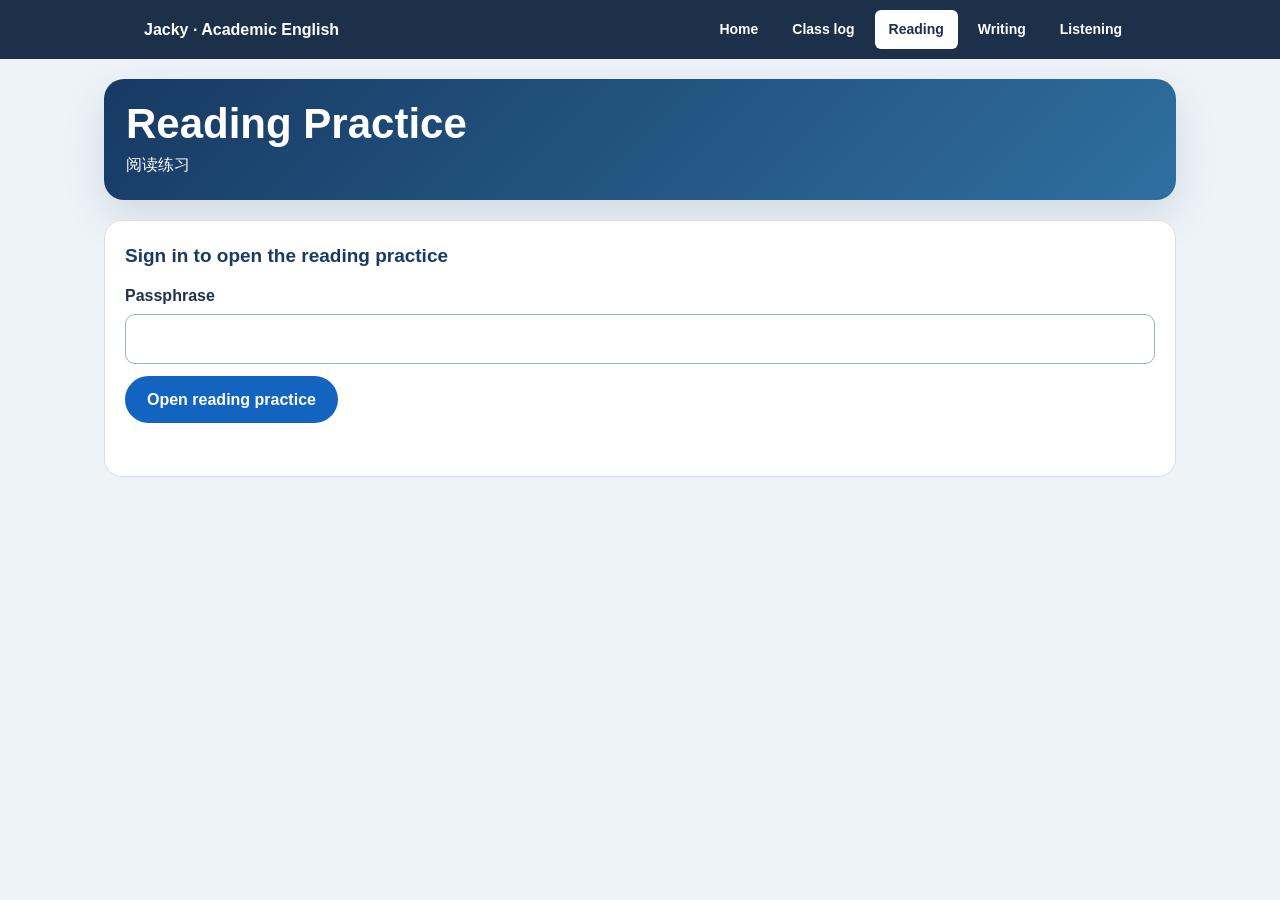
<file: reading-practice/index.html>
<!doctype html>
<html lang="zh-CN">
<head>
<meta charset="utf-8">
<meta name="viewport" content="width=device-width,initial-scale=1">
<meta name="robots" content="noindex,nofollow">
<title>Jacky Reading Practice</title>
<link rel="stylesheet" href="../assets/jacky-reading.css?v=20261111-results">
<link rel="stylesheet" href="../assets/jacky-shell.css?v=20261111-class-log">
<script src="../assets/jacky-shell.js?v=20261111-class-log" defer></script>
</head>
<body>
<!-- jacky-shell:start -->
<header class="jk-header"><div class="jk-header-inner">
<a class="jk-brand" href="../">Jacky · Academic English</a>
<button class="jk-menu-button" type="button" aria-expanded="false" aria-controls="jk-navigation">Menu</button>
<nav class="jk-nav" id="jk-navigation" aria-label="Course navigation"><a href="../">Home</a><a href="../#class-log">Class log</a><a href="../reading-practice/" aria-current="true">Reading</a><a href="../essay/">Writing</a><a href="../#listening">Listening</a></nav>
</div></header>
<!-- jacky-shell:end -->
<!-- STAGED public shell. It contains no passage, no prompt, no option and no key: the reading practice
     is delivered only to a signed-in browser by the private course service. -->
<div class="jk-page-tools"><button type="button" id="printBtn" hidden>打印 / Save as PDF</button>
  <button type="button" id="forgetBtn" hidden>Forget this device</button></div>

<main>
  <header class="hero">
    <h1>Reading Practice</h1>
    <p>阅读练习</p>
  </header>

  <!-- Shown only once the course service has verified a teacher preview link and derived a test
       session itself. It is never shown to a reader who signs in normally. -->
  <p class="preview-note" id="previewNote" hidden>老师预览 · Teacher preview — test only, not Jacky’s record.</p>

  <section class="gate" id="gate">
    <h2>Sign in to open the reading practice</h2>
    <form id="signInForm" autocomplete="off">
      <label for="passphrase">Passphrase</label>
      <input type="password" id="passphrase" name="passphrase" autocomplete="current-password" required>
      <button type="submit" class="primary" id="signInBtn">Open reading practice</button>
      <p class="status" id="gateStatus" role="status"></p>
    </form>
  </section>

  <div id="workspace" hidden>
    <div class="tabs" id="tabs" role="tablist" aria-label="Reading texts"></div>
    <div id="panels"></div>
  </div>
</main>

<script src="../assets/jacky-reading-config.js?v=20261013"></script>
<script src="../assets/submission-origin.js?v=20261013"></script>
<script src="../assets/jacky-reading.js?v=20261111-results"></script>
</body>
</html>
</file>
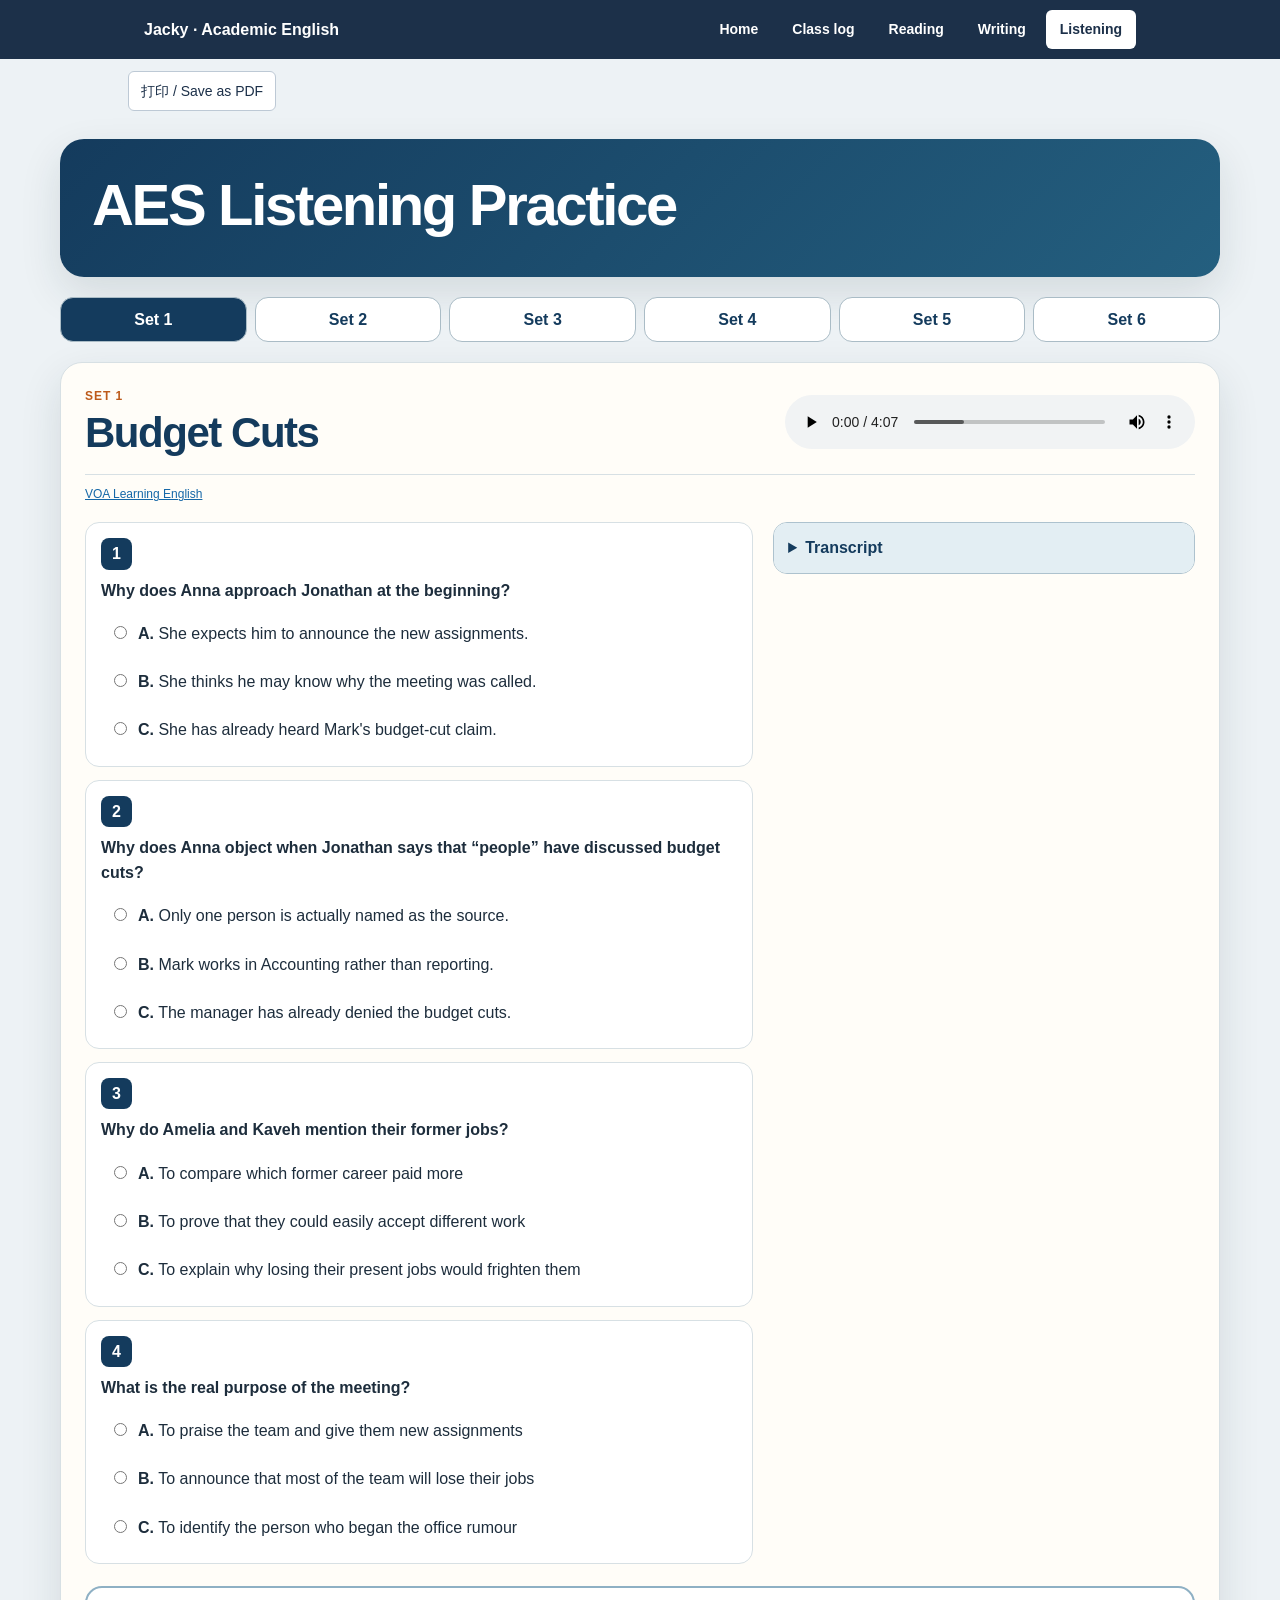
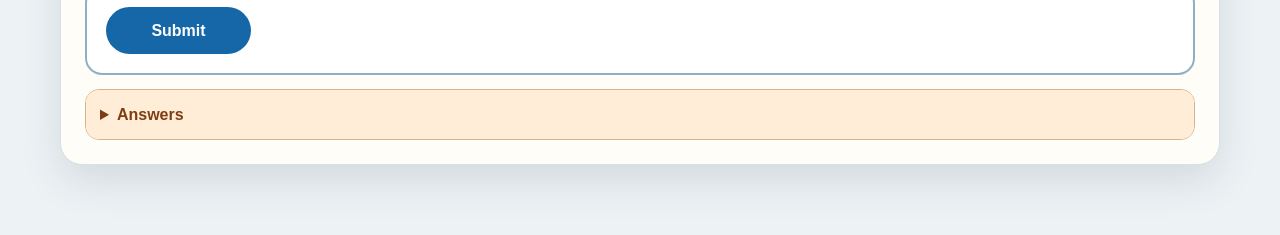
<file: extra-listening-practice/mock-practice/index.html>
<!doctype html>
<html lang="zh-CN"><head><meta charset="utf-8"><meta name="viewport" content="width=device-width,initial-scale=1"><meta name="robots" content="noindex,nofollow"><link rel="icon" href="data:image/svg+xml,<svg xmlns=%22http://www.w3.org/2000/svg%22 viewBox=%220 0 100 100%22><text y=%22.9em%22 font-size=%2290%22>🎧</text></svg>"><title>Jacky AES Listening Practice</title>
<style>
:root{--ink:#1d2d3c;--muted:#607080;--navy:#143b5d;--navy2:#245f7f;--paper:#fffdf8;--bg:#edf2f5;--line:#d7e0e4;--blue:#1567a7;--orange:#bd5a1a;--green:#1b704c;--shadow:0 16px 42px rgba(25,46,60,.12)}*{box-sizing:border-box}html{scroll-behavior:smooth;background:var(--bg)}body{margin:0;color:var(--ink);font:16px/1.58 -apple-system,BlinkMacSystemFont,"Segoe UI","PingFang SC",Arial,sans-serif}button,input,textarea,summary{font:inherit}a{color:var(--blue)}.topbar{position:sticky;top:0;z-index:30;display:flex;gap:8px;align-items:center;flex-wrap:wrap;padding:10px max(14px,calc((100vw - 1160px)/2));background:var(--navy);box-shadow:0 2px 14px #0b253b55}.topbar a,.topbar button{border:1px solid #ffffff5e;border-radius:999px;padding:7px 11px;color:#fff;background:transparent;text-decoration:none;cursor:pointer}.topbar .print{margin-left:auto}main{width:min(1160px,calc(100% - 28px));margin:28px auto 70px}.hero{display:grid;grid-template-columns:minmax(0,1.45fr) minmax(270px,.55fr);gap:24px;padding:32px;border-radius:24px;background:linear-gradient(135deg,var(--navy),var(--navy2));color:#fff;box-shadow:var(--shadow)}.hero h1{margin:5px 0 11px;font-size:clamp(34px,5vw,58px);line-height:1;letter-spacing:-.04em}.hero p{margin:6px 0;color:#e2eef4}.hero .kicker{font-size:12px;font-weight:900;letter-spacing:.13em;text-transform:uppercase;color:#ffcfad}.method{align-self:end;border-left:3px solid #f2a36d;padding:10px 14px;background:#ffffff12;border-radius:0 12px 12px 0}.method strong{display:block}.method span{display:block;margin-top:5px;font-size:13px;color:#e2eef4}.tabs{display:grid;grid-template-columns:repeat(6,minmax(0,1fr));gap:8px;margin:20px 0}.tab{border:1px solid #aabcc6;border-radius:13px;padding:9px 7px;background:#fff;color:var(--navy);cursor:pointer;font-weight:850}.tab small{display:block;margin-top:2px;color:var(--muted);font-size:10px}.tab[aria-pressed=true]{background:var(--navy);color:#fff}.tab[aria-pressed=true] small{color:#d8e6ee}.practice-set{padding:24px;border:1px solid var(--line);border-radius:22px;background:var(--paper);box-shadow:var(--shadow)}.practice-set[hidden]{display:none}.set-header{display:flex;justify-content:space-between;gap:24px;align-items:center;border-bottom:1px solid var(--line);padding-bottom:17px}.eyebrow{color:var(--orange);font-size:12px;font-weight:900;letter-spacing:.08em;text-transform:uppercase}.set-header h2{margin:5px 0 2px;color:var(--navy);font-size:clamp(28px,4vw,42px);line-height:1.05;letter-spacing:-.035em}.set-header p{margin:0;color:var(--muted)}audio{width:min(410px,100%)}.source-credit{margin:10px 0 18px;color:var(--muted);font-size:12px}.workspace{display:grid;grid-template-columns:minmax(0,1fr) minmax(310px,38%);grid-template-areas:"questions script";gap:20px;align-items:start}.questions{grid-area:questions;display:grid;gap:13px}.script-panel{grid-area:script;position:sticky;top:72px}.script-details{overflow:hidden;border:1px solid #adc2ce;border-radius:14px;background:#f2f7f9}.script-details summary{cursor:pointer;padding:12px 14px;background:#e3eef3;color:var(--navy);font-weight:900}.script-scroll{max-height:69vh;overflow:auto;padding:15px}pre{margin:0;white-space:pre-wrap;font:13.5px/1.64 ui-monospace,SFMono-Regular,Menlo,monospace;color:#243744}.qcard{break-inside:avoid;padding:15px;border:1px solid var(--line);border-radius:14px;background:#fff}.qhead{display:flex;gap:9px;align-items:center;margin-bottom:8px}.qnum{min-width:31px;padding:3px 8px;border-radius:8px;background:var(--navy);color:#fff;text-align:center;font-weight:900}.qtype{color:var(--muted);font-size:12px;font-weight:800}.prompt{font-weight:700;white-space:pre-wrap}.item-list{display:grid;gap:4px;margin:9px 0;padding:10px 12px;border-left:3px solid #c6a276;background:#fff9f1}.match-options{display:grid;gap:5px;margin:9px 0;padding:10px 12px;border-left:3px solid #93b0c0;background:#f5f8fa}.options{display:grid;gap:7px;margin-top:10px}.option{display:flex;gap:8px;align-items:flex-start;padding:8px;border-radius:9px;cursor:pointer}.option:hover{background:#f0f5f7}.option input{margin-top:5px}textarea{width:100%;min-height:68px;margin-top:10px;padding:9px;border:1px solid #9cb2bf;border-radius:9px;background:#fbfdfe;resize:vertical}textarea[rows="7"]{min-height:165px}.submit-panel{margin-top:22px;padding:19px;border:2px solid #8eb0c4;border-radius:17px;background:#fff}.submit-panel h3{margin:0;color:var(--navy);font-size:22px}.submit-panel p{margin:4px 0;color:var(--muted)}.submit-grid{display:grid;grid-template-columns:minmax(220px,1fr) auto;gap:12px;align-items:end;margin-top:13px}.submit-panel label{font-weight:750}.submit-panel input[type=text]{display:block;width:100%;margin-top:5px;padding:10px;border:1px solid #9cb2bf;border-radius:9px}.submit-confirm{display:flex;gap:8px;align-items:flex-start;margin-top:12px}.submit-confirm input{margin-top:5px}.submit-btn{min-width:145px;border:0;border-radius:999px;padding:11px 19px;background:var(--blue);color:#fff;font-weight:900;cursor:pointer}.submit-btn:disabled{background:#7c909e;cursor:not-allowed}.submit-status{min-height:25px!important;margin-top:8px!important;font-weight:800}.submit-status.error{color:#a43838}.submit-status.success{color:var(--green)}.answer-key{margin-top:14px;overflow:hidden;border:1px solid #d6b58d;border-radius:14px;background:#fff9f1}.answer-key summary{cursor:pointer;padding:12px 14px;background:#ffedd8;color:#7d3e13;font-weight:900}.answer-key ol{display:grid;gap:7px;margin:0;padding:14px 20px 8px 45px}.answer-key p{margin:0;padding:0 14px 14px;color:var(--muted);font-size:13px}footer{margin:25px 3px;color:var(--muted);font-size:12px}
@media(max-width:900px){.tabs{grid-template-columns:repeat(3,1fr)}.workspace{grid-template-columns:1fr;grid-template-areas:"questions" "script"}.script-panel{position:static}.script-scroll{max-height:48vh}}
@media(max-width:640px){.topbar .print{margin-left:0}main{width:min(100% - 18px,1160px);margin-top:10px}.hero{grid-template-columns:1fr;padding:21px;border-radius:17px}.tabs{grid-template-columns:repeat(2,1fr)}.practice-set{padding:15px;border-radius:16px}.set-header{display:block}.set-header audio{margin-top:13px}.submit-grid{grid-template-columns:1fr}.qcard{padding:13px}}
@media(max-width:390px){.topbar{padding:8px}.topbar a,.topbar button{padding:6px 8px;font-size:12px}.hero h1{font-size:33px}.tabs{gap:6px}.tab{padding:8px 5px}.practice-set{padding:12px}.prompt{font-size:15px}}
.hero{display:block}.submit-panel{display:flex;align-items:center;gap:12px}.submit-status{flex:1}
@media print{body{background:#fff;font-size:10.5pt}.topbar,.tabs,.submit-panel,.answer-key{display:none!important}main{width:auto;margin:0}.hero{display:block;padding:10mm;border:1px solid var(--line);background:#fff!important;color:var(--ink);box-shadow:none}.practice-set,.practice-set[hidden]{display:block!important;padding:0;border:0;box-shadow:none;break-before:page}.set-header{padding-top:8mm}.workspace{display:block}.script-panel{position:static;margin:5mm 0}.script-details{overflow:visible}.script-details>summary{display:none}.script-scroll{max-height:none;overflow:visible}.qcard{margin-bottom:4mm}audio{display:none}textarea{min-height:16mm}.source-credit{font-size:9pt}}
</style><style>
/* responsive-retrofit:core-20261104 */
/* Window adaptation, screen only: a learner page follows the current window width and height,
   including resizing an open window and browser zoom.
   Reference: student-learning-portal-workflow/references/responsive-student-pages.md
   Nothing here changes content, prompt or option order, question ids, learner answers, storage keys,
   scoring, release gates, theme colours or the print rules: every rule is inside @media screen and
   only decides how an existing box is sized. No page-wide transform, zoom or overflow hiding, and
   nothing changes what is hidden or shown. */
@media screen {
  /* A long identifier, file name, URL or code token breaks only when it cannot fit; ordinary
     words stay whole, in cells as well as in text. */
  code, kbd, samp, var, a[href]:not([href^="#"]) { overflow-wrap: anywhere; }
  p, li, dd, dt, td, th, figcaption, blockquote, summary, label { overflow-wrap: break-word; }
  pre:not([hidden]) { max-width: 100%; overflow-x: auto; }

  /* Figures and embeds stay inside their own container. Annotation ink is drawn at the coordinates
     it was authored with, so <svg> and <canvas> are deliberately left out of this rule. */
  img:not([hidden]), picture, video, iframe, embed, object { max-width: 100%; }
  img:not([hidden]), video { height: auto; }

  /* A table fits its pane: the columns wrap instead of widening the page. A table that is set to
     span its pane still spans it, so nothing looks different where there was already room. */
  table { max-width: 100%; }

  /* Fields and buttons stay inside the window and keep a usable size. */
  input:not([hidden]), select:not([hidden]), textarea:not([hidden]), button:not([hidden]) { max-width: 100%; }

  /* A paper replica or ink overlay is positioned by coordinates inside its own scrolling frame:
     it must keep its authored width. */
  #ann-page, #ann-page *, #ann-stage, [id^="html-ink"], [id^="html-ink"] * { max-width: none; }
}

/* In a narrow window a wide table cannot be made legible by wrapping alone, so the sideways
   scrolling belongs to the table's own box: neither the pane nor the page widens.
   :not([hidden]) so that a table the page keeps hidden stays hidden. */
@media screen and (max-width: 820px) {
  table:not([hidden]) {
    display: block;
    width: max-content;
    max-width: 100%;
    overflow-x: auto;
    overscroll-behavior-x: contain;
  }
}
</style>
<style>
/* responsive-retrofit:jacky-20261104 */
/* Jacky · Sydney Foundation. Screen only; content, order, ids and answers unchanged.
   Measured 2026-11-04: the module artifacts overflow sideways at 1024x768, 844x390 and
   768x600 because of (a) source tables that are wider than the page can ever be and
   (b) card grids with fixed column counts that only collapse below 760px. */
@media screen {
  /* Tables written without a class (the source maps, screening matrices and planning
     tables) are wider than the page at every window, so they scroll inside their own box.
     Tables that already sit in .note-wrap keep that wrapper's scrolling. */
  table:not([class]):not([hidden]), table.source-map:not([hidden]), table.tfng:not([hidden]) {
    display: block; width: max-content; max-width: 100%; overflow-x: auto; overscroll-behavior-x: contain;
  }
  /* Card grids follow the space they have instead of a fixed column count, so they also
     work in the 760-1024px range and inside a narrow pane. */
  .annotation-key { grid-template-columns: repeat(auto-fit, minmax(135px, 1fr)); }
  .annotation-logic, .essay-plan-strip { grid-template-columns: repeat(auto-fit, minmax(150px, 1fr)); }
  .structure-map { grid-template-columns: repeat(auto-fit, minmax(110px, 1fr)); }
  .demo-steps, .source-card-grid { grid-template-columns: repeat(auto-fit, minmax(200px, 1fr)); }
  .knowledge-strip { grid-template-columns: minmax(0, max-content) minmax(0, 1fr); }
  .structure-step { min-width: 0; }
  .key-card, .structure-step, .knowledge-strip > * { min-width: 0; }
}

/* A short or narrow window must keep reading space: the sticky toolbar wrapped its pills onto
   five lines at 320x568 and took 52% of the window. It now stays one scrollable row, and in a
   short window it scrolls with the page instead of sticking. */
@media screen and (max-width: 520px), screen and (max-height: 620px) {
  .topbar { flex-wrap: nowrap; overflow-x: auto; overscroll-behavior-x: contain; gap: 8px; padding-top: 6px; padding-bottom: 6px; }
  .topbar > * { flex: 0 0 auto; }
  .topbar .note { width: auto; margin-left: 8px; }
}
@media screen and (max-height: 560px) {
  .topbar { position: static; }
}
</style>
<link rel="stylesheet" href="../../assets/jacky-shell.css?v=20261111-class-log">
<script src="../../assets/jacky-shell.js?v=20261111-class-log" defer></script>
</head><body>
<!-- jacky-shell:start -->
<header class="jk-header"><div class="jk-header-inner">
<a class="jk-brand" href="../../">Jacky · Academic English</a>
<button class="jk-menu-button" type="button" aria-expanded="false" aria-controls="jk-navigation">Menu</button>
<nav class="jk-nav" id="jk-navigation" aria-label="Course navigation"><a href="../../">Home</a><a href="../../#class-log">Class log</a><a href="../../reading-practice/">Reading</a><a href="../../essay/">Writing</a><a href="../../#listening" aria-current="true">Listening</a></nav>
</div></header>
<!-- jacky-shell:end -->
<div class="jk-page-tools"><button class="print" id="printBtn" type="button">打印 / Save as PDF</button></div>
<main><header class="hero"><h1>AES Listening Practice</h1></header>
<nav class="tabs" aria-label="Listening practice sets"><button class="tab" data-open-set="S01" aria-pressed="true">Set 1</button><button class="tab" data-open-set="S02" aria-pressed="false">Set 2</button><button class="tab" data-open-set="S03" aria-pressed="false">Set 3</button><button class="tab" data-open-set="S04" aria-pressed="false">Set 4</button><button class="tab" data-open-set="S05" aria-pressed="false">Set 5</button><button class="tab" data-open-set="S06" aria-pressed="false">Set 6</button></nav>
<section class="practice-set" id="set-S01" data-set="S01" data-assignment="JKY-AES-LISTEN-MOCK-2026-08-S01">
    <header class="set-header">
      <div><div class="eyebrow">Set 1</div><h2>Budget Cuts</h2></div>
      <audio controls preload="metadata" src="audio/01-budget-cuts.mp3"></audio>
    </header>
    <p class="source-credit"><a href="https://learningenglish.voanews.com/a/lets-learn-english-level-2-lesson1/3960391.html" target="_blank" rel="noopener">VOA Learning English</a></p>
    <div class="workspace">
      <aside class="script-panel">
        <details class="script-details">
          <summary>Transcript</summary>
          <div class="script-scroll"><pre>Anna: Hum. Oh! “Important meeting. Everyone must come.” Well, back to work! And my boss has called a meeting. I wonder what it&#39;s about. Maybe we&#39;re all getting raises! Ooo, there&#39;s Jonathan! Maybe he knows.

Professor Bot: Hi! I&#39;m Professor Bot! This video is all about work. People talk about jobs and things that happen at work. Your assignment is to find as many work words as you can. Don&#39;t worry, I&#39;ll help.

Anna: So, Jonathan, what do you think today&#39;s meeting is about? The email sounded important.

Jonathan: Well, I have heard people in the building talking about budget cuts.

Anna: Oh! Budget cuts? Wait, who has been talking about budget cuts?

Jonathan: Mark in Accounting.

Anna: Mark in Accounting? That&#39;s one person. That&#39;s not “people.”

Jonathan: I know, but Mark knows everything that goes on at The Studio.

Anna: That is true. But wait, look at us. We shouldn&#39;t gossip. That&#39;s how rumors start. We&#39;ll just go to the meeting and see what happens.

Jonathan: You&#39;re right. No more talk about budget cuts.

Amelia: Budget cuts? Oh no!

Amelia: I just heard Anna and Jonathan talking about budget cuts.

Kaveh: That must be what the meeting is about. When there are budget cuts, people lose their jobs.

Amelia: Not you. You&#39;re a good reporter.

Kaveh: And it&#39;s not you. You&#39;ve done a great job as a videographer.

Amelia: I can&#39;t go back to being a detective. Criminals scare me!

Kaveh: And I can&#39;t go back to being a teacher! High school kids scare me!

Professor Bot: Did you hear any work words? They talked about a lot of jobs. You can make the name of a job by adding an ending to a verb! Kaveh reports, so, he&#39;s a reporter. Amelia used to detect, so she was a detective. If you teach, you&#39;re a teacher. And a videographer… uh, I think you understand. Back to the story.

Kaveh: Penelope, have you heard the news? Today&#39;s meeting is about budget cuts.

Penelope: That&#39;s awful! What should I do?

Kaveh: Update your résumé. I’ve already updated mine. I’ll see you at the meeting.

Ms. Weaver: Hello everyone! Quiet, please. Quiet, please!

Ms. Weaver: This meeting won’t take long. Then you can all leave.

Ms. Weaver: What is wrong with everyone? You look like I&#39;m going to fire you. Ha-ha-ha-ha-ha! Seriously, what is wrong with everyone?

Anna: Excuse me, Ms. Weaver?

Ms. Weaver: Yes, Anna.

Anna: Well, everyone has been worrying about, you know … We’ve been worrying that you are going to fire us!

Ms. Weaver: I’m not going to fire any of you! No! The reason for this meeting is to tell you what a good job you’ve been doing and give out new assignments. Budget cuts have been happening. But only one person has lost their job — Mark in Accounting. Now, let’s talk about those new assignments.

Professor Bot: Ms. Weaver&#39;s team is doing a good job! How did you do? Did you find all of the work words? Here&#39;s a list you can check.</pre></div>
        </details>
      </aside>
      <div class="questions"><article class="qcard" data-question="Q01" data-response-kind="choice">
    <div class="qhead"><span class="qnum">1</span></div>
    <div class="prompt">Why does Anna approach Jonathan at the beginning?</div>
    
    <div class="options">
      <label class="option"><input type="radio" name="S01-Q01" value="A"><span><strong>A.</strong> She expects him to announce the new assignments.</span></label>
      <label class="option"><input type="radio" name="S01-Q01" value="B"><span><strong>B.</strong> She thinks he may know why the meeting was called.</span></label>
      <label class="option"><input type="radio" name="S01-Q01" value="C"><span><strong>C.</strong> She has already heard Mark&#39;s budget-cut claim.</span></label></div>
  </article><article class="qcard" data-question="Q02" data-response-kind="choice">
    <div class="qhead"><span class="qnum">2</span></div>
    <div class="prompt">Why does Anna object when Jonathan says that “people” have discussed budget cuts?</div>
    
    <div class="options">
      <label class="option"><input type="radio" name="S01-Q02" value="A"><span><strong>A.</strong> Only one person is actually named as the source.</span></label>
      <label class="option"><input type="radio" name="S01-Q02" value="B"><span><strong>B.</strong> Mark works in Accounting rather than reporting.</span></label>
      <label class="option"><input type="radio" name="S01-Q02" value="C"><span><strong>C.</strong> The manager has already denied the budget cuts.</span></label></div>
  </article><article class="qcard" data-question="Q03" data-response-kind="choice">
    <div class="qhead"><span class="qnum">3</span></div>
    <div class="prompt">Why do Amelia and Kaveh mention their former jobs?</div>
    
    <div class="options">
      <label class="option"><input type="radio" name="S01-Q03" value="A"><span><strong>A.</strong> To compare which former career paid more</span></label>
      <label class="option"><input type="radio" name="S01-Q03" value="B"><span><strong>B.</strong> To prove that they could easily accept different work</span></label>
      <label class="option"><input type="radio" name="S01-Q03" value="C"><span><strong>C.</strong> To explain why losing their present jobs would frighten them</span></label></div>
  </article><article class="qcard" data-question="Q04" data-response-kind="choice">
    <div class="qhead"><span class="qnum">4</span></div>
    <div class="prompt">What is the real purpose of the meeting?</div>
    
    <div class="options">
      <label class="option"><input type="radio" name="S01-Q04" value="A"><span><strong>A.</strong> To praise the team and give them new assignments</span></label>
      <label class="option"><input type="radio" name="S01-Q04" value="B"><span><strong>B.</strong> To announce that most of the team will lose their jobs</span></label>
      <label class="option"><input type="radio" name="S01-Q04" value="C"><span><strong>C.</strong> To identify the person who began the office rumour</span></label></div>
  </article></div>
    </div>
    <section class="submit-panel" aria-label="Submit Set 1">
      <button class="submit-btn" type="button">Submit</button>
      <p class="submit-status" role="status" aria-live="polite"></p>
    </section>
    <details class="answer-key"><summary>Answers</summary><ol><li>B. She thinks he may know why the meeting was called.</li><li>A. Only one person is actually named as the source.</li><li>C. To explain why losing their present jobs would frighten them</li><li>A. To praise the team and give them new assignments</li></ol></details>
  </section><section class="practice-set" id="set-S02" data-set="S02" data-assignment="JKY-AES-LISTEN-MOCK-2026-08-S02" hidden>
    <header class="set-header">
      <div><div class="eyebrow">Set 2</div><h2>Run Away with the Circus</h2></div>
      <audio controls preload="metadata" src="audio/02-circus-arts.mp3"></audio>
    </header>
    <p class="source-credit"><a href="https://learningenglish.voanews.com/a/lets-learn-english-level-2-lesson-4-run-away-with-the-circus/4034187.html" target="_blank" rel="noopener">VOA Learning English</a></p>
    <div class="workspace">
      <aside class="script-panel">
        <details class="script-details">
          <summary>Transcript</summary>
          <div class="script-scroll"><pre>Anna: Hello, I’m Anna …

Pete: … and I’m Pete. Welcome to “He Said,

Anna: … She Said”!

Pete: Because there are always two sides …

Anna: … to every story!

Anna: Today’s show is about Circus Arts!

Pete: Circus? That’s not an art form.

Anna: Yes, it is.

Pete: No, it isn&#39;t.

Anna: Yes, it is.

Pete: No, it isn&#39;t.

Anna: Yes, it is!

Pete: No, it isn&#39;t.

Anna: Yes, it is!

Pete: No, it isn&#39;t.

Anna: Yes, it is!

Professor Bot: Oh dear. Anna and Pete do not agree about Circus Arts. But that&#39;s okay. Today’s lesson is about agreeing and disagreeing. Let’s listen to how Anna and Pete disagree or agree. Let’s hope these two can agree on something.

Anna: Today, let’s run away with the circus! Recently, I went to a circus festival. There was a huge circus tent. And many different circus performers. It was a celebration of circus arts!

Pete: That looks fun, Anna. But I don’t think circus performers are artists. I think they’re athletes with interesting skills … and costumes.

Anna: Hmm, that is a very interesting point of view, Pete. And I completely disagree.

Pete: Anna, Michelangelo was an artist. Rembrandt was an artist. People who swing from ropes are not artists. I know it’s not easy to swing from a bar and catch someone by the hands. You have to be very athletic to do that.

Anna: That’s a good point, Pete. They are athletic. But they are called trapeze artists. Trapeze … ARTISTS.

Pete: I hear what you’re saying, Anna. I do. But where is the art? Look at these guys. They’re jugglers.

Anna: Yes, they are skilled in the art of juggling.

Pete: They have a special skill. But are they artists?

Anna: Yes!

Pete: No!

Pete: They&#39;re just throwing things back and forth.

Anna: Kind of like you and me, Pete. We’re going back and forth on this issue.

Pete: I don’t think we’ll ever agree on this one.

Anna: No, but we can agree that these young people are amazing.

Pete: Okay, yeah. We can agree on that. But, still, they are very athletic — flipping and throwing each other around.

Anna: Yes, I agree with you on that point.

Professor Bot: They did it! They agreed! Anna says she agrees that the performers are athletic. “That’s a good point, Pete. They are athletic. I agree with you on that point.” Now look for other ways they agree.

Pete: Anna? Anna!

Anna: Sorry! Sorry! But he’s an artist too. He is telling a story with his sticks and his costume.

Pete: What story? What costume?

Anna: I see your point, Pete. I really do. But circus performers do more than physical tricks. Look! Look at these amazing performers!

Pete: I will admit — I like their costumes.

Anna: You know, Pete. Let’s let the performers speak for themselves.

Anna: Kate and Piper tell stories while hanging upside down on a ring!

Pete: Was it hard to interview them upside down?

Anna: I interviewed them right side up, Pete. Kate says circus performing may be athletic but it’s not competitive. With most sports, you compete.

Kate: It’s an art form because, like, other sports are competing. This is simply performing and having fun.

Pete: Okay, Kate made a really good point. In athletics, there is a lot of competition. But still …

Anna: Here’s Piper, Pete. Please pay attention, Pete.

Pete: But, I —

Anna: Shh.

Piper: Well, when you’re up in the air doing circus you have to perform. And so, we learn to embody characters, and to move fluidly and gracefully … in artistic ways.

Anna: And that … is why they are artists!

Pete: You’re right, Anna. Oh, you’re right. It’s just so beautiful.

Anna: I know. I know, Pete.

Professor Bot: Good job you two! I&#39;m so glad that Anna and Pete finally agree! Pete said, “You’re right, Anna.” I agree, too. Circus arts are beautiful. Remember the website!</pre></div>
        </details>
      </aside>
      <div class="questions"><article class="qcard" data-question="Q01" data-response-kind="choice">
    <div class="qhead"><span class="qnum">1</span></div>
    <div class="prompt">What is Pete&#39;s initial view of circus performers?</div>
    
    <div class="options">
      <label class="option"><input type="radio" name="S02-Q01" value="A"><span><strong>A.</strong> They are artists because they tell stories through movement.</span></label>
      <label class="option"><input type="radio" name="S02-Q01" value="B"><span><strong>B.</strong> They are athletic and skilled, but they are not artists.</span></label>
      <label class="option"><input type="radio" name="S02-Q01" value="C"><span><strong>C.</strong> They are neither skilled nor physically strong.</span></label></div>
  </article><article class="qcard" data-question="Q02" data-response-kind="choice">
    <div class="qhead"><span class="qnum">2</span></div>
    <div class="prompt">Why does Pete mention Michelangelo and Rembrandt?</div>
    
    <div class="options">
      <label class="option"><input type="radio" name="S02-Q02" value="A"><span><strong>A.</strong> To suggest that circus performers copy famous paintings</span></label>
      <label class="option"><input type="radio" name="S02-Q02" value="B"><span><strong>B.</strong> To explain where circus costumes came from</span></label>
      <label class="option"><input type="radio" name="S02-Q02" value="C"><span><strong>C.</strong> To contrast accepted artists with people who perform physical tricks</span></label></div>
  </article><article class="qcard" data-question="Q03" data-response-kind="choice">
    <div class="qhead"><span class="qnum">3</span></div>
    <div class="prompt">Before Kate and Piper speak, which point do Anna and Pete both explicitly accept?</div>
    
    <div class="options">
      <label class="option"><input type="radio" name="S02-Q03" value="A"><span><strong>A.</strong> The performers are athletic and amazing.</span></label>
      <label class="option"><input type="radio" name="S02-Q03" value="B"><span><strong>B.</strong> All sports are non-competitive.</span></label>
      <label class="option"><input type="radio" name="S02-Q03" value="C"><span><strong>C.</strong> Costumes alone prove that circus is art.</span></label></div>
  </article><article class="qcard" data-question="Q04" data-response-kind="choice">
    <div class="qhead"><span class="qnum">4</span></div>
    <div class="prompt">What finally leads Pete to accept Anna&#39;s position?</div>
    
    <div class="options">
      <label class="option"><input type="radio" name="S02-Q04" value="A"><span><strong>A.</strong> Kate says that circus is not competitive.</span></label>
      <label class="option"><input type="radio" name="S02-Q04" value="B"><span><strong>B.</strong> Piper explains the artistic performance, and Pete responds to its beauty.</span></label>
      <label class="option"><input type="radio" name="S02-Q04" value="C"><span><strong>C.</strong> Professor Bot explains the word “trapeze.”</span></label></div>
  </article></div>
    </div>
    <section class="submit-panel" aria-label="Submit Set 2">
      <button class="submit-btn" type="button">Submit</button>
      <p class="submit-status" role="status" aria-live="polite"></p>
    </section>
    <details class="answer-key"><summary>Answers</summary><ol><li>B. They are athletic and skilled, but they are not artists.</li><li>C. To contrast accepted artists with people who perform physical tricks</li><li>A. The performers are athletic and amazing.</li><li>B. Piper explains the artistic performance, and Pete responds to its beauty.</li></ol></details>
  </section><section class="practice-set" id="set-S03" data-set="S03" data-assignment="JKY-AES-LISTEN-MOCK-2026-08-S03" hidden>
    <header class="set-header">
      <div><div class="eyebrow">Set 3</div><h2>Run! Bees!</h2></div>
      <audio controls preload="metadata" src="audio/03-run-bees.mp3"></audio>
    </header>
    <p class="source-credit"><a href="https://learningenglish.voanews.com/a/lets-learn-english-level-2-lesson-12-run-bees/4139015.html" target="_blank" rel="noopener">VOA Learning English</a></p>
    <div class="workspace">
      <aside class="script-panel">
        <details class="script-details">
          <summary>Transcript</summary>
          <div class="script-scroll"><pre>Anna: Wow. Did you know that bees are dying?

Kaveh: That is bad news. If all the bees died, there would be no food. Bees are very important.

[Buzzing sound]

Anna: Yes, they are. Speaking of bees, one of our little friends is here now.

Kaveh: You know, Anna, if you ignore it, it will fly away. But if you swat it, it might sting you.

Anna: I’ll ignore it. I can ignore it. See, I’m ignoring it.

[Anna swats at the bee.]

Kaveh: Anna, are you afraid of bees?

Anna: What makes you say that?

Kaveh: Anna, you should call my friend, Caroline. She is a beekeeper and a bee educator. If you talk to her, she’ll probably help you get over your fear of bees.

Anna: I am not afraid of bees.

Kaveh: Here’s her card.

Anna: Ahhh!

Professor Bot: In this lesson, you can learn about conditionals. They have “if” and “will” or “would.” There are two kinds of conditional sentences in this lesson.

Professor Bot: Type 1 conditionals have a real event, and a result that probably will happen. Chances are good. Here is the pattern: If + present tense verb … will + future tense verb. Kaveh uses this when he says: “If you ignore it, it will fly away.”

Professor Bot: Type 2 conditionals have a possible event and a result that may or may not happen. We don&#39;t know. Here is the pattern: If + past tense verb … would + infinitive verb. Kaveh uses this pattern when he says, “If all the bees died, there would be no food.”

Professor Bot: Look for the “if” in a sentence to find more conditionals in today&#39;s lesson. I&#39;ll color them, too!

Anna: I think I&#39;m at the wrong address. This does not look like a place where bees are kept.

[Anna knocks on the door.]

Anna: Oh, sorry to bother you. I’m looking for beekeeper Caroline. I’m here to take her “Learn to Love Bees!” class.

Caroline: You’re in the right place! I’m Caroline!

Anna: Oh, nice to meet you! Um, Caroline, I thought this class used real bees and real hives.

Caroline: It does! If you look in my backyard, you will see my bees! I’m a home beekeeper!

Anna: What? You live with bees? That is really amazing! And at the same time really scary.

Caroline: It’s not scary. If you come, I’ll show you.

Anna: Caroline, how many bees are in that hive?

Caroline: About thirty thousand (30,000) in each.

Anna: What? That&#39;s amazing! But, aren’t you afraid that they are gonna come out and kill you?

Caroline: No, not at all, Anna. Even my children help me. Tell me, why are you afraid of bees?

Anna: I don&#39;t know. Well, when I was a little girl my mom ran out of honey. And I really wanted honey for my pancakes. So, I climbed high into a tree and hit a beehive with a stick … several times. Then I reached inside with my bare hands to pull the honey out. That’s when I got stung … a lot.

Anna: Caroline, if you hit a beehive with a stick and reach inside, you might get stung.

Caroline: No, Anna. If you do those things, you will get stung.

Anna: Yes. I did.

Caroline: And you know that it was your fault you got stung, don’t you?

Anna: Yes. I did.

Caroline: Bees know your feelings. And if you stay calm, the bees will be calm. If you&#39;re nervous, the bees will be nervous. And if bees are nervous, they may sting. So, please be calm.

Anna: I will be calm. I am calm. Okay, I&#39;m ready. I&#39;m ready.

Caroline: Great. Let’s get our equipment on.

Anna: Wait! Wait! I’m not ready! I&#39;m nervous! Give me a minute to be calm.

Professor Bot: Are you ready for one more conditional sentence? If you are not afraid, you will join us next time to learn more about bees!</pre></div>
        </details>
      </aside>
      <div class="questions"><article class="qcard" data-question="Q01" data-response-kind="choice">
    <div class="qhead"><span class="qnum">1</span></div>
    <div class="prompt">What does Kaveh infer from Anna&#39;s behaviour around the first bee?</div>
    
    <div class="options">
      <label class="option"><input type="radio" name="S03-Q01" value="A"><span><strong>A.</strong> She wants to become a bee educator.</span></label>
      <label class="option"><input type="radio" name="S03-Q01" value="B"><span><strong>B.</strong> She has a serious allergy to bees.</span></label>
      <label class="option"><input type="radio" name="S03-Q01" value="C"><span><strong>C.</strong> She is afraid of bees despite what she says.</span></label></div>
  </article><article class="qcard" data-question="Q02" data-response-kind="choice">
    <div class="qhead"><span class="qnum">2</span></div>
    <div class="prompt">Why does Kaveh recommend that Anna contact Caroline?</div>
    
    <div class="options">
      <label class="option"><input type="radio" name="S03-Q02" value="A"><span><strong>A.</strong> Caroline can sell Anna some honey.</span></label>
      <label class="option"><input type="radio" name="S03-Q02" value="B"><span><strong>B.</strong> Caroline may help Anna overcome her fear.</span></label>
      <label class="option"><input type="radio" name="S03-Q02" value="C"><span><strong>C.</strong> Caroline can identify the kind of bee in the office.</span></label></div>
  </article><article class="qcard" data-question="Q03" data-response-kind="choice">
    <div class="qhead"><span class="qnum">3</span></div>
    <div class="prompt">Why was Anna stung when she was a child?</div>
    
    <div class="options">
      <label class="option"><input type="radio" name="S03-Q03" value="A"><span><strong>A.</strong> She calmly watched bees near a tree.</span></label>
      <label class="option"><input type="radio" name="S03-Q03" value="B"><span><strong>B.</strong> She hit a hive and reached inside with bare hands.</span></label>
      <label class="option"><input type="radio" name="S03-Q03" value="C"><span><strong>C.</strong> She helped a beekeeper without special equipment.</span></label></div>
  </article><article class="qcard" data-question="Q04" data-response-kind="choice">
    <div class="qhead"><span class="qnum">4</span></div>
    <div class="prompt">What is true of Anna at the end of the conversation?</div>
    
    <div class="options">
      <label class="option"><input type="radio" name="S03-Q04" value="A"><span><strong>A.</strong> She handles the bees confidently without help.</span></label>
      <label class="option"><input type="radio" name="S03-Q04" value="B"><span><strong>B.</strong> She decides that bees are harmless and leaves the class.</span></label>
      <label class="option"><input type="radio" name="S03-Q04" value="C"><span><strong>C.</strong> She is willing to continue, but she needs time to calm down.</span></label></div>
  </article></div>
    </div>
    <section class="submit-panel" aria-label="Submit Set 3">
      <button class="submit-btn" type="button">Submit</button>
      <p class="submit-status" role="status" aria-live="polite"></p>
    </section>
    <details class="answer-key"><summary>Answers</summary><ol><li>C. She is afraid of bees despite what she says.</li><li>B. Caroline may help Anna overcome her fear.</li><li>B. She hit a hive and reached inside with bare hands.</li><li>C. She is willing to continue, but she needs time to calm down.</li></ol></details>
  </section><section class="practice-set" id="set-S04" data-set="S04" data-assignment="JKY-AES-LISTEN-MOCK-2026-08-S04" hidden>
    <header class="set-header">
      <div><div class="eyebrow">Set 4</div><h2>5 Interesting AI Tools Announced in 2022</h2></div>
      <audio controls preload="metadata" src="../topic-library/audio/08-b2-ai-tools.mp3"></audio>
    </header>
    <p class="source-credit"><a href="https://learningenglish.voanews.com/a/interesting-ai-tools-announced-in-2022/6893653.html" target="_blank" rel="noopener">VOA Learning English</a></p>
    <div class="workspace">
      <aside class="script-panel">
        <details class="script-details">
          <summary>Transcript</summary>
          <div class="script-scroll"><pre>Throughout the past year, we followed some interesting new inventions in the field of artificial intelligence (AI). Here is a look back at five notable AI developments in 2022.

Facebook’s parent Meta said it had built a technology tool designed to directly translate spoken speech from one language to another.

The AI-powered tool was built to translate between English and the Hokkien language. The company said the project required unusual development methods. This is because Hokkien is mainly a spoken language and does not have a widely used written form.

Meta said it trained its AI models on written text examples from Mandarin Chinese, which is similar to Hokkien. In addition, developers used an encoding tool designed to compare spoken Hokkien to similar English text. The team also worked closely with Hokkien speakers to ensure correct results.

Meta said it aims to use the same methods used for Hokkien to create speech-to-speech translation systems for many more languages in the future.

Researchers announced a new AI method to identify Parkinson’s disease – a neurological disease that harms the brain.

The system works by measuring a person’s breathing patterns during sleep. A study describing the method said it can also measure the severity of disease and record its progression.

The researchers noted that early signs of Parkinson’s disease are not easy to discover. Many signs, or symptoms, only appear years after the disease sets in.

But the team said its experiments showed that with just one night of sleep, the AI system was able to correctly identify Parkinson’s up to 86 percent of the time. With 12 nights of data, the rate went up to 95 percent.

Researchers announced they had created a technology tool that uses pig sounds to interpret different emotions.

The tool is based on thousands of recordings collected from more than 400 pigs throughout their lives. The scientists developed an AI-driven algorithm to identify a series of emotions the animals could be experiencing.

The study centered on more than 7,000 audio recordings of pigs in different situations. By training the algorithm to recognize the sounds in both good and bad situations, the team said the tool was able to identify the correct emotion 92 percent of the time.

Researchers said the tool is expected to lead to further systems farmers can use to improve the productivity and well-being of their animals.

Developers said they had created a technology tool that can identify and re-create different smells.

The scientists built on past research to produce a brain-like technology model to create a “principal odor map” to identify molecules related to smells. The team said such a system can be used across many different fields, including the healthcare, food and fragrance industries.

The researchers reported that the tool can be used to help fight one of the world’s biggest health problems – diseases spread through insects. They said the system can measure how effective a molecule is at keeping mosquitos away from humans.

Researchers said they developed an AI system to help fill in missing words in ancient writings. The tool, called Ithaca, is designed to help historians repair the writings and identify when and where they were written.

Researchers – led by Alphabet’s AI company DeepMind – created the tool. They said the system is “the first deep neural network” to identify missing text in damaged writings, or inscriptions.

The team said that when historians work on their own, the success rate for repairing damaged inscriptions is about 25 percent. But when humans teamed up with Ithaca to assist in their work, the success rate jumped to 72 percent.

I’m Bryan Lynn.</pre></div>
        </details>
      </aside>
      <div class="questions"><article class="qcard" data-question="Q01" data-response-kind="text">
    <div class="qhead"><span class="qnum">1</span></div>
    <div class="prompt">Put the five developments in the order in which the speaker presents them. Write the five letters.</div>
    <div class="item-list"><div>A. Tool to interpret pig emotions</div><div>B. Speech-to-speech translation</div><div>C. Tool to repair ancient writings</div><div>D. Method to identify Parkinson&#39;s disease</div><div>E. System to identify and predict smells</div></div>
    <textarea data-answer rows="3" aria-label="S04 Q01 answer" placeholder="Type your answer here."></textarea>
  </article><article class="qcard" data-question="Q02" data-response-kind="text">
    <div class="qhead"><span class="qnum">2</span></div>
    <div class="prompt">Complete the notes. Write NO MORE THAN TWO WORDS in each gap. Hokkien is mainly a ________ and does not have a widely used ________.</div>
    
    <textarea data-answer rows="3" aria-label="S04 Q02 answer" placeholder="Type your answer here."></textarea>
  </article><article class="qcard" data-question="Q03" data-response-kind="text">
    <div class="qhead"><span class="qnum">3</span></div>
    <div class="prompt">Complete the method. Meta trained its models on written text from ________, then used an encoding tool to compare spoken Hokkien with similar ________.</div>
    
    <textarea data-answer rows="3" aria-label="S04 Q03 answer" placeholder="Type your answer here."></textarea>
  </article><article class="qcard" data-question="Q04" data-response-kind="choice">
    <div class="qhead"><span class="qnum">4</span></div>
    <div class="prompt">Why is early identification of Parkinson&#39;s disease difficult?</div>
    
    <div class="options">
      <label class="option"><input type="radio" name="S04-Q04" value="A"><span><strong>A.</strong> Breathing cannot be measured during sleep.</span></label>
      <label class="option"><input type="radio" name="S04-Q04" value="B"><span><strong>B.</strong> Many symptoms appear years after the disease begins.</span></label>
      <label class="option"><input type="radio" name="S04-Q04" value="C"><span><strong>C.</strong> The disease always changes from night to night.</span></label></div>
  </article><article class="qcard" data-question="Q05" data-response-kind="text">
    <div class="qhead"><span class="qnum">5</span></div>
    <div class="prompt">Complete the results. One night of data: ________% accuracy. Twelve nights of data: ________% accuracy.</div>
    
    <textarea data-answer rows="3" aria-label="S04 Q05 answer" placeholder="Type your answer here."></textarea>
  </article><article class="qcard" data-question="Q06" data-response-kind="text">
    <div class="qhead"><span class="qnum">6</span></div>
    <div class="prompt">Complete the pig-emotion study notes: more than ________ recordings; more than ________ pigs; ________% correct emotion identification.</div>
    
    <textarea data-answer rows="3" aria-label="S04 Q06 answer" placeholder="Type your answer here."></textarea>
  </article><article class="qcard" data-question="Q07" data-response-kind="text">
    <div class="qhead"><span class="qnum">7</span></div>
    <div class="prompt">Note TWO expected benefits of the pig-emotion tool for farmers.</div>
    
    <textarea data-answer rows="3" aria-label="S04 Q07 answer" placeholder="Type your answer here."></textarea>
  </article><article class="qcard" data-question="Q08" data-response-kind="text">
    <div class="qhead"><span class="qnum">8</span></div>
    <div class="prompt">Match each tool (1–5) to its function (A–E).</div>
    <div class="item-list"><div>1. Hokkien translation</div><div>2. Parkinson&#39;s system</div><div>3. Pig-emotion tool</div><div>4. Smell model</div><div>5. Ithaca</div></div><div class="match-options"><div>A. Monitor disease severity and progression</div><div>B. Bridge spoken languages without a common written form</div><div>C. Recognise an animal&#39;s emotional state</div><div>D. Identify molecules that may repel mosquitos</div><div>E. Restore, date and locate damaged inscriptions</div></div>
    <textarea data-answer rows="3" aria-label="S04 Q08 answer" placeholder="Type your answer here."></textarea>
  </article><article class="qcard" data-question="Q09" data-response-kind="choice">
    <div class="qhead"><span class="qnum">9</span></div>
    <div class="prompt">Why does the speaker mention mosquitos?</div>
    
    <div class="options">
      <label class="option"><input type="radio" name="S04-Q09" value="A"><span><strong>A.</strong> To show a possible public-health use of the smell model</span></label>
      <label class="option"><input type="radio" name="S04-Q09" value="B"><span><strong>B.</strong> To explain why insects can recognise Hokkien speech</span></label>
      <label class="option"><input type="radio" name="S04-Q09" value="C"><span><strong>C.</strong> To compare animal emotions with human disease</span></label></div>
  </article><article class="qcard" data-question="Q10" data-response-kind="text">
    <div class="qhead"><span class="qnum">10</span></div>
    <div class="prompt">Complete the comparison. Historians working alone repaired inscriptions with about ________% success; humans working with Ithaca reached ________%.</div>
    
    <textarea data-answer rows="3" aria-label="S04 Q10 answer" placeholder="Type your answer here."></textarea>
  </article><article class="qcard" data-question="Q11" data-response-kind="choice">
    <div class="qhead"><span class="qnum">11</span></div>
    <div class="prompt">Which description best fits the speaker&#39;s attitude toward the five developments?</div>
    
    <div class="options">
      <label class="option"><input type="radio" name="S04-Q11" value="A"><span><strong>A.</strong> Dismissive because none of the tools is ready</span></label>
      <label class="option"><input type="radio" name="S04-Q11" value="B"><span><strong>B.</strong> Concerned that all five tools will replace humans</span></label>
      <label class="option"><input type="radio" name="S04-Q11" value="C"><span><strong>C.</strong> Interested and generally positive about their possible uses</span></label></div>
  </article><article class="qcard" data-question="Q12" data-response-kind="text">
    <div class="qhead"><span class="qnum">12</span></div>
    <div class="prompt">Which AI development seems most useful? State your position and support it with THREE accurate details or examples from the report.</div>
    
    <textarea data-answer rows="7" aria-label="S04 Q12 answer" placeholder="Write your position and three pieces of evidence."></textarea>
  </article></div>
    </div>
    <section class="submit-panel" aria-label="Submit Set 4">
      <button class="submit-btn" type="button">Submit</button>
      <p class="submit-status" role="status" aria-live="polite"></p>
    </section>
    <details class="answer-key"><summary>Answers</summary><ol><li>B – D – A – E – C</li><li>spoken language; written form</li><li>Mandarin Chinese; English text</li><li>B. Many symptoms appear years after the disease begins.</li><li>86; 95</li><li>7,000; 400; 92</li><li>improved productivity; improved animal well-being</li><li>1–B; 2–A; 3–C; 4–D; 5–E</li><li>A. To show a possible public-health use of the smell model</li><li>25; 72</li><li>C. Interested and generally positive about their possible uses</li><li>Any clear position supported by three accurate, relevant report details.</li></ol></details>
  </section><section class="practice-set" id="set-S05" data-set="S05" data-assignment="JKY-AES-LISTEN-MOCK-2026-08-S05" hidden>
    <header class="set-header">
      <div><div class="eyebrow">Set 5</div><h2>Is a Motorbike Ban in Vietnam&#39;s Future?</h2></div>
      <audio controls preload="metadata" src="../topic-library/audio/02-b2-vietnam-motorbikes.mp3"></audio>
    </header>
    <p class="source-credit"><a href="https://learningenglish.voanews.com/a/is-a-motorbike-ban-in-vietnam-s-future-/4878628.html" target="_blank" rel="noopener">VOA Learning English</a></p>
    <div class="workspace">
      <aside class="script-panel">
        <details class="script-details">
          <summary>Transcript</summary>
          <div class="script-scroll"><pre>Any traveler to Vietnam knows a trip to the country is not complete until the traveler tries to cross a road.

The streets are crowded with motorbikes moving at all different speeds, in both directions. It seems a major challenge for a walker. But one quickly learns that motorbike drivers will weave expertly around walkers. There is, in fact, some order to the seeming chaos of the streets.

Vietnam is the land of the motorbike. Last year, Google Maps even created a feature for two-wheel commuters in the country. It provides trip times and road costs just for motorbikes.

So can Vietnam&#39;s two biggest cities really ban the transport that its 100 million people depend on every day?

City officials have proposed a motorbike ban in parts of Hanoi and Ho Chi Minh City. It is not the first time such an idea has been suggested. Similar proposals have come up over the years. The idea has led to a debate about pollution, traffic problems, city planning, and the fairest way to get people where they need to go.

Supporters of motorbike restrictions argue that they are needed to cut pollution and traffic. But opponents say the public has no alternative. Cars, they say, are too costly and public transportation is limited.

Nguyen Ngoc Dong leads the country’s Ministry of Transport. Vietnam’s official newspaper reports he said, &quot;Hanoi is just now in the process of developing the idea. There are still a lot of issues that need to be researched, assessed, and analyzed before making a final plan.&quot;

The idea is to ban motorbikes during the busiest parts of the day, or in the busiest parts of the city. Ho Chi Minh City’s population has now grown to 13 million. Its air quality is worsening. Pollution levels sometimes go beyond those in China and India.

Supporters of a ban say if other countries can do it, so can Vietnam. Crowded cities from Beijing to Mexico City have in place restrictions on car use. Some cities, like Stockholm, have barred vehicles from pedestrian zones.

Unlike those places, however, Vietnamese cities do not have enough public transportation to replace motorbikes. Projects to build subway systems have been delayed repeatedly. Commuters do not want to take buses when motorbikes are faster and more convenient, and still low cost. Vespa maker Piaggio Vietnam said a motorbike ban could push people to use cars, which would not help solve the pollution and traffic problems.

&quot;We believe that to meet those objectives, simply banning motorbikes is a radical and not effective solution,&quot; Enrico Bruni, the company&#39;s head of finance for Asia, said at a business conference last month.

He suggested it would be better to try to educate the public about traffic problems. He said the government should also place controls on vehicle pollution.

Others suggest that Vietnamese officials should try to experiment with ways to redirect traffic, including the use of sensors to measure traffic to permit the rerouting of drivers.

Some Vietnamese are old enough to remember a time when they would have been lucky to own a bicycle. But today almost everyone has enough money for a motorbike, which costs as little as a few hundred dollars.

Vietnam is the fourth biggest market for motorbikes in the world. The top three, China, India, and Indonesia, each have populations at least double that of Vietnam.

An outright ban of motorbikes seems unlikely if not impossible. The vehicle is deeply embedded in Vietnamese urban life. It is hard to find a picture of a Vietnamese city that does not include a motorbike or two.

It is common to see a family of five riding together on the two-wheeled vehicles. People transport everything from giant pigs to dining tables on their motorbikes. War veterans turn their motorbikes into taxis. And visitors jump on the back of motorbikes for guided food tours of the cities.

Critics say a motorbike ban would hurt the poor, who depend on motorbikes, more than the wealthy, who favor cars.

That is not to say some restrictions do not work. Ho Chi Minh City started limiting motorbikes on the downtown street of Nguyen Hue several years ago. Its residents have since enjoyed walking the street, turning it into a popular public space.

I’m Caty Weaver.

And I&#39;m Bryan Lynn.</pre></div>
        </details>
      </aside>
      <div class="questions"><article class="qcard" data-question="Q01" data-response-kind="text">
    <div class="qhead"><span class="qnum">1</span></div>
    <div class="prompt">Put the four parts of the report in order. Write the four letters.</div>
    <div class="item-list"><div>A. Possible alternatives to a full ban</div><div>B. The everyday role of motorbikes</div><div>C. The proposed restrictions and central debate</div><div>D. Equity concerns and one limited restriction that worked</div></div>
    <textarea data-answer rows="3" aria-label="S05 Q01 answer" placeholder="Type your answer here."></textarea>
  </article><article class="qcard" data-question="Q02" data-response-kind="text">
    <div class="qhead"><span class="qnum">2</span></div>
    <div class="prompt">Complete the note. Google Maps created a motorbike feature that gives ________ and ________ specifically for two-wheel commuters.</div>
    
    <textarea data-answer rows="3" aria-label="S05 Q02 answer" placeholder="Type your answer here."></textarea>
  </article><article class="qcard" data-question="Q03" data-response-kind="text">
    <div class="qhead"><span class="qnum">3</span></div>
    <div class="prompt">According to supporters, what TWO problems would motorbike restrictions reduce?</div>
    
    <textarea data-answer rows="3" aria-label="S05 Q03 answer" placeholder="Type your answer here."></textarea>
  </article><article class="qcard" data-question="Q04" data-response-kind="text">
    <div class="qhead"><span class="qnum">4</span></div>
    <div class="prompt">Complete the opponents&#39; argument: cars are too ________, while public transportation is ________.</div>
    
    <textarea data-answer rows="3" aria-label="S05 Q04 answer" placeholder="Type your answer here."></textarea>
  </article><article class="qcard" data-question="Q05" data-response-kind="choice">
    <div class="qhead"><span class="qnum">5</span></div>
    <div class="prompt">What is Nguyen Ngoc Dong&#39;s position on the proposal?</div>
    
    <div class="options">
      <label class="option"><input type="radio" name="S05-Q05" value="A"><span><strong>A.</strong> A complete ban should begin immediately.</span></label>
      <label class="option"><input type="radio" name="S05-Q05" value="B"><span><strong>B.</strong> More research and assessment are needed before a final plan.</span></label>
      <label class="option"><input type="radio" name="S05-Q05" value="C"><span><strong>C.</strong> Only foreign cities should limit vehicles.</span></label></div>
  </article><article class="qcard" data-question="Q06" data-response-kind="text">
    <div class="qhead"><span class="qnum">6</span></div>
    <div class="prompt">Complete the city note. Ho Chi Minh City has about ________ people, and its pollution sometimes exceeds levels in ________ and ________.</div>
    
    <textarea data-answer rows="3" aria-label="S05 Q06 answer" placeholder="Type your answer here."></textarea>
  </article><article class="qcard" data-question="Q07" data-response-kind="choice">
    <div class="qhead"><span class="qnum">7</span></div>
    <div class="prompt">Why does Piaggio argue that a motorbike ban might fail?</div>
    
    <div class="options">
      <label class="option"><input type="radio" name="S05-Q07" value="A"><span><strong>A.</strong> It could push people into cars without solving traffic or pollution.</span></label>
      <label class="option"><input type="radio" name="S05-Q07" value="B"><span><strong>B.</strong> It would make motorbikes cheaper and more convenient.</span></label>
      <label class="option"><input type="radio" name="S05-Q07" value="C"><span><strong>C.</strong> It would cause Google Maps to remove road costs.</span></label></div>
  </article><article class="qcard" data-question="Q08" data-response-kind="text">
    <div class="qhead"><span class="qnum">8</span></div>
    <div class="prompt">Match each source (1–3) to its proposal (A–C).</div>
    <div class="item-list"><div>1. Enrico Bruni</div><div>2. Other proposed experiments</div><div>3. The city restriction plan</div></div><div class="match-options"><div>A. Use sensors and reroute drivers</div><div>B. Restrict motorbikes at the busiest times or places</div><div>C. Educate the public and control vehicle pollution</div></div>
    <textarea data-answer rows="3" aria-label="S05 Q08 answer" placeholder="Type your answer here."></textarea>
  </article><article class="qcard" data-question="Q09" data-response-kind="choice">
    <div class="qhead"><span class="qnum">9</span></div>
    <div class="prompt">Why does the report consider a complete motorbike ban unlikely?</div>
    
    <div class="options">
      <label class="option"><input type="radio" name="S05-Q09" value="A"><span><strong>A.</strong> Motorbikes are central to daily life and alternatives remain limited.</span></label>
      <label class="option"><input type="radio" name="S05-Q09" value="B"><span><strong>B.</strong> Motorbikes are used only by tourists and food guides.</span></label>
      <label class="option"><input type="radio" name="S05-Q09" value="C"><span><strong>C.</strong> Vietnam has already banned all cars in city centres.</span></label></div>
  </article><article class="qcard" data-question="Q10" data-response-kind="text">
    <div class="qhead"><span class="qnum">10</span></div>
    <div class="prompt">Which group would be hurt most by a full ban, and why?</div>
    
    <textarea data-answer rows="3" aria-label="S05 Q10 answer" placeholder="Type your answer here."></textarea>
  </article><article class="qcard" data-question="Q11" data-response-kind="text">
    <div class="qhead"><span class="qnum">11</span></div>
    <div class="prompt">Select the correct word and complete the reason: The limited restriction on Nguyen Hue has failed / worked because ________.</div>
    
    <textarea data-answer rows="3" aria-label="S05 Q11 answer" placeholder="Type your answer here."></textarea>
  </article><article class="qcard" data-question="Q12" data-response-kind="text">
    <div class="qhead"><span class="qnum">12</span></div>
    <div class="prompt">Should the cities adopt a full ban or targeted restrictions? State your position and support it with THREE accurate details or examples from the report.</div>
    
    <textarea data-answer rows="7" aria-label="S05 Q12 answer" placeholder="Write your position and three pieces of evidence."></textarea>
  </article></div>
    </div>
    <section class="submit-panel" aria-label="Submit Set 5">
      <button class="submit-btn" type="button">Submit</button>
      <p class="submit-status" role="status" aria-live="polite"></p>
    </section>
    <details class="answer-key"><summary>Answers</summary><ol><li>B – C – A – D</li><li>trip times; road costs</li><li>pollution; traffic</li><li>costly; limited</li><li>B. More research and assessment are needed before a final plan.</li><li>13 million; China; India</li><li>A. It could push people into cars without solving traffic or pollution.</li><li>1–C; 2–A; 3–B</li><li>A. Motorbikes are central to daily life and alternatives remain limited.</li><li>Poorer people, because they depend on motorbikes while wealthier people can favour cars.</li><li>worked; residents enjoy walking there and it became a popular public space</li><li>Any clear position supported by three accurate, relevant report details.</li></ol></details>
  </section><section class="practice-set" id="set-S06" data-set="S06" data-assignment="JKY-AES-LISTEN-MOCK-2026-08-S06" hidden>
    <header class="set-header">
      <div><div class="eyebrow">Set 6</div><h2>One Billion Tons of Food Wasted Each Year</h2></div>
      <audio controls preload="metadata" src="../topic-library/audio/04-b2-global-food-waste.mp3"></audio>
    </header>
    <p class="source-credit"><a href="https://learningenglish.voanews.com/a/one-billion-tons-food-wasted-/1848583.html" target="_blank" rel="noopener">VOA Learning English</a></p>
    <div class="workspace">
      <aside class="script-panel">
        <details class="script-details">
          <summary>Transcript</summary>
          <div class="script-scroll"><pre>Hello, and welcome to As It Is from VOA Learning English! I’m Katherine Cole in Washington.

Food waste is a problem around the world, especially in wealthy nations. Studies estimate that between 30 and 40 percent of the food in wealthy countries is thrown away every year.

At the same time, millions of people in the world do not have enough to eat. Christopher Cruise will join us today to investigate some of these issues.

Later in the show, Karen Leggett will report on what farmers in the United States are doing to reduce food waste.

But first, here is Christopher Cruise.

The United Nations Food and Agriculture Organization says more than a billion tons of food is wasted each year. Much of that waste happens in wealthy nations, but it happens in developing countries as well.

Even as all this food is being wasted, it is estimated that one billion people are undernourished, and hundreds of millions of people go to sleep hungry each day.

Danielle Nierenberg is the co-founder and president of Food Tank, an organization that studies food issues.

“A lot of people in the world -- one out of eight people -- are hungry. And at the same time we have around 1.5 billion people who are obese. So, that excess has consequences not just on our waistlines, but on the environment, on our food security and a whole range of other factors.”

Ms. Nierenberg says much of the food waste in the developing world is caused by poor infrastructure, like bad roads and storage areas that are too small.

In wealthy nations, people are to blame because they buy more than they can eat. Ms. Nierenberg also blames dates that are printed on food containers. These dates tell buyers and sellers what date the food should be sold or eaten by. She says these dates cause people to throw away food too soon.

VOA spoke with Ms. Nierenberg when she was in Milan, Italy. She was attending the Barilla Center for Food and Nutrition yearly meeting. Officials at the meeting released what they call the Milan Protocol. The document calls on international leaders and policymakers to improve food security.

“It not only focuses on food waste, but creating better and more-sustainable agriculture systems, as well as focusing on unhealthy lifestyles and really helping reduce the epidemic of obesity and overweight that is plaguing not just rich countries, but poor countries as well.”

Ms. Nierenberg says the amount of food wasted each year shows there is already enough food to feed the planet.

“The problem of hunger in the world is not one of not having enough food. We produce more than enough food for every man, woman and child to eat every day. Yet, it’s political reasons. It’s poverty, certainly, that prevents food from getting to people who need it the most.”

I’m Christopher Cruise.

You are listening to As It Is from VOA Learning English. I’m Katherine Cole.

A lot of people look at the United States as a rich country. Yet many American farmers are struggling financially. How do they deal with wasted food and unused crops? As Karen Leggett reports, some are using social media to help solve the problem.

The United States Department of Agriculture found that more than half of the small farms in California do not make a profit.

One California farm family is using social media in an effort to change the situation and reduce wasted food. Nick Papadopoulos is general manager of Bloomfield Farms in Sonoma County. It was difficult for him to watch his employees returning from several weekend farmers’ markets with top quality, unsold produce. Mr. Papadopoulos said he would find boxes of leafy greens, herbs and carrots left in a storage area. The vegetables would go bad before the next market day.

As a result, Mr. Papadopoulos came up with a plan to offer the food at a low price by advertising it on the farm’s Facebook status page on Sunday nights.

“We’re going to put ‘Breaking news! Crop mob. Two pallets of Bloomfield Farms’ organic veggies, $150 dollars per pallet.’”

The deals were open to anyone using the social media website. One week, several homeowners in a neighboring community bought the vegetables. Another week, the buyers were a group of friends.

Nick Papadopoulos began using social media after he went to work on a farm belonging to his wife’s father. One night he began thinking about the issue of wasted food when he could not find a place to donate 32 cases of organic broccoli. He ended up giving some of the food to chickens and using the rest to make fertilizer.

“I don’t believe we should let it go to waste. I believe we should share it, donate it, whatever it takes to get it out there, and if possible - as farmers - we would like to recover a small portion of our cost.”

After his success of using Facebook, Mr. Papadopoulos helped to set up a website called cropmobster.com. It is a place where people involved with food production, feeding the hungry and those who want to buy locally-grown food can find surplus produce.

Have you ever used the Internet to buy or sell crops? If so, tell us about your experience. You can leave a message on our Facebook page or visit our website, learningenglish.voanews.com.

I’m Karen Leggett.

When you visit our website, click on “Contact Us” to tell us what you want to hear about on a future show. You can also read, listen to and download our programs. You will also find podcasts, captioned videos and lessons to test your English skills.

That’s our program for today. I&#39;m Katherine Cole. Thanks so much for listening! Join us again tomorrow for another As It Is from VOA Learning English.

And, for the latest world news, be sure to listen to VOA at the top of the hour, Universal Time.</pre></div>
        </details>
      </aside>
      <div class="questions"><article class="qcard" data-question="Q01" data-response-kind="text">
    <div class="qhead"><span class="qnum">1</span></div>
    <div class="prompt">Put the three main parts of the programme in order. Write the three letters.</div>
    <div class="item-list"><div>A. A California farm and social-media solution</div><div>B. Global scale, causes and policy responses</div><div>C. Introduction previewing the two reports</div></div>
    <textarea data-answer rows="3" aria-label="S06 Q01 answer" placeholder="Type your answer here."></textarea>
  </article><article class="qcard" data-question="Q02" data-response-kind="text">
    <div class="qhead"><span class="qnum">2</span></div>
    <div class="prompt">Complete the global picture: wealthy countries throw away about ________% of food; ________ people are hungry; about ________ people are obese.</div>
    
    <textarea data-answer rows="3" aria-label="S06 Q02 answer" placeholder="Type your answer here."></textarea>
  </article><article class="qcard" data-question="Q03" data-response-kind="text">
    <div class="qhead"><span class="qnum">3</span></div>
    <div class="prompt">Complete the comparison. In developing countries, waste is linked to poor ________. In wealthy countries, people buy too much and may follow ________ on food containers too strictly.</div>
    
    <textarea data-answer rows="3" aria-label="S06 Q03 answer" placeholder="Type your answer here."></textarea>
  </article><article class="qcard" data-question="Q04" data-response-kind="text">
    <div class="qhead"><span class="qnum">4</span></div>
    <div class="prompt">Complete the organisation note. FAO = United Nations ________ and ________ Organization. It estimates that more than ________ tons of food are wasted each year.</div>
    
    <textarea data-answer rows="3" aria-label="S06 Q04 answer" placeholder="Type your answer here."></textarea>
  </article><article class="qcard" data-question="Q05" data-response-kind="text">
    <div class="qhead"><span class="qnum">5</span></div>
    <div class="prompt">According to the quoted description, note THREE areas addressed by the Milan Protocol.</div>
    
    <textarea data-answer rows="3" aria-label="S06 Q05 answer" placeholder="Type your answer here."></textarea>
  </article><article class="qcard" data-question="Q06" data-response-kind="choice">
    <div class="qhead"><span class="qnum">6</span></div>
    <div class="prompt">What does Danielle Nierenberg identify as the main reason people still go hungry?</div>
    
    <div class="options">
      <label class="option"><input type="radio" name="S06-Q06" value="A"><span><strong>A.</strong> The planet does not produce enough food.</span></label>
      <label class="option"><input type="radio" name="S06-Q06" value="B"><span><strong>B.</strong> Political conditions and poverty prevent access.</span></label>
      <label class="option"><input type="radio" name="S06-Q06" value="C"><span><strong>C.</strong> All available food is used to feed farm animals.</span></label></div>
  </article><article class="qcard" data-question="Q07" data-response-kind="choice">
    <div class="qhead"><span class="qnum">7</span></div>
    <div class="prompt">Why does the programme move to the California farm report?</div>
    
    <div class="options">
      <label class="option"><input type="radio" name="S06-Q07" value="A"><span><strong>A.</strong> To show how farmers are using social media to reduce waste</span></label>
      <label class="option"><input type="radio" name="S06-Q07" value="B"><span><strong>B.</strong> To prove that every small farm already makes a profit</span></label>
      <label class="option"><input type="radio" name="S06-Q07" value="C"><span><strong>C.</strong> To compare Italian and Californian food labels</span></label></div>
  </article><article class="qcard" data-question="Q08" data-response-kind="text">
    <div class="qhead"><span class="qnum">8</span></div>
    <div class="prompt">Complete the USDA finding: more than ________ of small farms in California do not make ________.</div>
    
    <textarea data-answer rows="3" aria-label="S06 Q08 answer" placeholder="Type your answer here."></textarea>
  </article><article class="qcard" data-question="Q09" data-response-kind="text">
    <div class="qhead"><span class="qnum">9</span></div>
    <div class="prompt">What problem led Nick Papadopoulos to create his first social-media sale?</div>
    
    <textarea data-answer rows="3" aria-label="S06 Q09 answer" placeholder="Type your answer here."></textarea>
  </article><article class="qcard" data-question="Q10" data-response-kind="text">
    <div class="qhead"><span class="qnum">10</span></div>
    <div class="prompt">Complete the first advertised deal: ________ pallets of organic vegetables at $________ per pallet.</div>
    
    <textarea data-answer rows="3" aria-label="S06 Q10 answer" placeholder="Type your answer here."></textarea>
  </article><article class="qcard" data-question="Q11" data-response-kind="text">
    <div class="qhead"><span class="qnum">11</span></div>
    <div class="prompt">Match each response (1–3) to its function (A–C).</div>
    <div class="item-list"><div>1. Milan Protocol</div><div>2. Bloomfield Farms&#39; Facebook status</div><div>3. CropMobster</div></div><div class="match-options"><div>A. Connect surplus producers, local buyers and people addressing hunger</div><div>B. Call on leaders and policymakers to improve food systems</div><div>C. Offer a specific batch of unsold food quickly at a low price</div></div>
    <textarea data-answer rows="3" aria-label="S06 Q11 answer" placeholder="Type your answer here."></textarea>
  </article><article class="qcard" data-question="Q12" data-response-kind="text">
    <div class="qhead"><span class="qnum">12</span></div>
    <div class="prompt">Which response to food waste should receive priority? State your position and support it with THREE accurate details or examples from the programme.</div>
    
    <textarea data-answer rows="7" aria-label="S06 Q12 answer" placeholder="Write your position and three pieces of evidence."></textarea>
  </article></div>
    </div>
    <section class="submit-panel" aria-label="Submit Set 6">
      <button class="submit-btn" type="button">Submit</button>
      <p class="submit-status" role="status" aria-live="polite"></p>
    </section>
    <details class="answer-key"><summary>Answers</summary><ol><li>C – B – A</li><li>30–40; one out of eight; 1.5 billion</li><li>infrastructure; dates</li><li>Food; Agriculture; one billion</li><li>food waste; sustainable agriculture; unhealthy lifestyles/obesity</li><li>B. Political conditions and poverty prevent access.</li><li>A. To show how farmers are using social media to reduce waste</li><li>half; a profit</li><li>Top-quality unsold produce returned from markets and spoiled before the next market day.</li><li>two; 150</li><li>1–B; 2–C; 3–A</li><li>Any clear position supported by three accurate, relevant programme details.</li></ol></details>
  </section>
</main>
<form id="googleSubmitForm" action="https://docs.google.com/forms/d/e/1FAIpQLSe3phGfIhB3CK52Yd1RRqKfRawq7nTJ4d8tc6bbUnZhoAoHpw/formResponse" method="post" target="submitReceipt" hidden><input type="hidden" name="entry.2123413413" id="formStudentName"><input type="hidden" name="entry.1235633044" id="formAssignmentId"><textarea name="entry.667517454" id="formAnswers"></textarea><input type="hidden" name="entry.186773631" id="formClientTime"></form><iframe name="submitReceipt" id="submitReceipt" title="Submission receipt" hidden></iframe>
<script src="../../assets/jacky-handin.js?v=20261111-results"></script>
<script>
const STORE='jacky-aes-listen-mock-v1:';const LEARNER_NAME='Jacky';const tabs=[...document.querySelectorAll('[data-open-set]')];const sets=[...document.querySelectorAll('.practice-set')];
function openSet(id){tabs.forEach(tab=>tab.setAttribute('aria-pressed',String(tab.dataset.openSet===id)));sets.forEach(set=>set.hidden=set.dataset.set!==id);history.replaceState(null,'','#set-'+id)}
tabs.forEach(tab=>tab.addEventListener('click',()=>openSet(tab.dataset.openSet)));
const hashSet=location.hash.match(/^#set-(S\d{2})$/)?.[1];if(hashSet&&sets.some(set=>set.dataset.set===hashSet))openSet(hashSet);
sets.forEach(set=>{set.querySelectorAll('.qcard').forEach(card=>{const key=STORE+set.dataset.set+'-'+card.dataset.question;if(card.dataset.responseKind==='choice'){const saved=localStorage.getItem(key);if(saved){const target=card.querySelector('input[value="'+CSS.escape(saved)+'"]');if(target)target.checked=true}card.querySelectorAll('input[type=radio]').forEach(input=>input.addEventListener('change',()=>localStorage.setItem(key,input.value)))}else{const field=card.querySelector('[data-answer]');field.value=localStorage.getItem(key)||'';field.addEventListener('input',()=>localStorage.setItem(key,field.value))}})});
function collect(set){const missing=[];const lines=[];const answers={};set.querySelectorAll('.qcard').forEach(card=>{let value='';if(card.dataset.responseKind==='choice')value=card.querySelector('input[type=radio]:checked')?.value||'';else value=card.querySelector('[data-answer]').value.trim();if(!value)missing.push(card.dataset.question);answers[set.dataset.set+'-'+card.dataset.question]=value;lines.push(set.dataset.set+'-'+card.dataset.question+': '+value)});return{missing,answers,payload:lines.join('\n')}}
function status(set,message,state=''){const target=set.querySelector('.submit-status');target.textContent=message;target.className='submit-status'+(state?' '+state:'')}
let pendingForm=null;function formSubmit(assignment,text){return new Promise((resolve,reject)=>{if(pendingForm){reject(new Error('busy'));return}const timer=setTimeout(()=>{pendingForm=null;reject(new Error('timeout'))},30000);pendingForm=()=>{clearTimeout(timer);pendingForm=null;resolve()};document.getElementById('formStudentName').value=LEARNER_NAME;document.getElementById('formAssignmentId').value=assignment;document.getElementById('formAnswers').value=text;document.getElementById('formClientTime').value=new Date().toISOString();document.getElementById('googleSubmitForm').submit()})}
document.getElementById('submitReceipt').addEventListener('load',()=>{if(pendingForm)pendingForm()});
function handIn(set,submission){const legacySubmit=text=>formSubmit(set.dataset.assignment,text);if(!window.JackyHandin)return legacySubmit(submission.payload);return window.JackyHandin.send({key:'aes-'+set.dataset.set,assignmentId:set.dataset.assignment,studentName:LEARNER_NAME,answers:submission.answers,legacyText:submission.payload,legacySubmit})}
sets.forEach(set=>{const button=set.querySelector('.submit-btn');const previous=localStorage.getItem(STORE+set.dataset.set+'-submitted-at');if(previous){button.textContent='Submitted';button.disabled=true;status(set,'Submitted.','success')}button.addEventListener('click',()=>{const submission=collect(set);if(submission.missing.length){status(set,'还有 '+submission.missing.length+' 题未完成：'+submission.missing.slice(0,5).join('、')+(submission.missing.length>5?'…':''),'error');return}button.disabled=true;status(set,'Submitting…');handIn(set,submission).then(()=>{localStorage.setItem(STORE+set.dataset.set+'-submitted-at',new Date().toISOString());button.textContent='Submitted';button.disabled=true;status(set,'Submitted.','success')}).catch(()=>{button.disabled=false;status(set,'未能提交，请稍后再试。','error')})})});
document.getElementById('printBtn').addEventListener('click',()=>window.print());let printState=[];addEventListener('beforeprint',()=>{printState=[...document.querySelectorAll('.script-details')].map(item=>item.open);document.querySelectorAll('.script-details').forEach(item=>item.open=true)});addEventListener('afterprint',()=>document.querySelectorAll('.script-details').forEach((item,index)=>item.open=printState[index]));
</script></body></html>
</file>
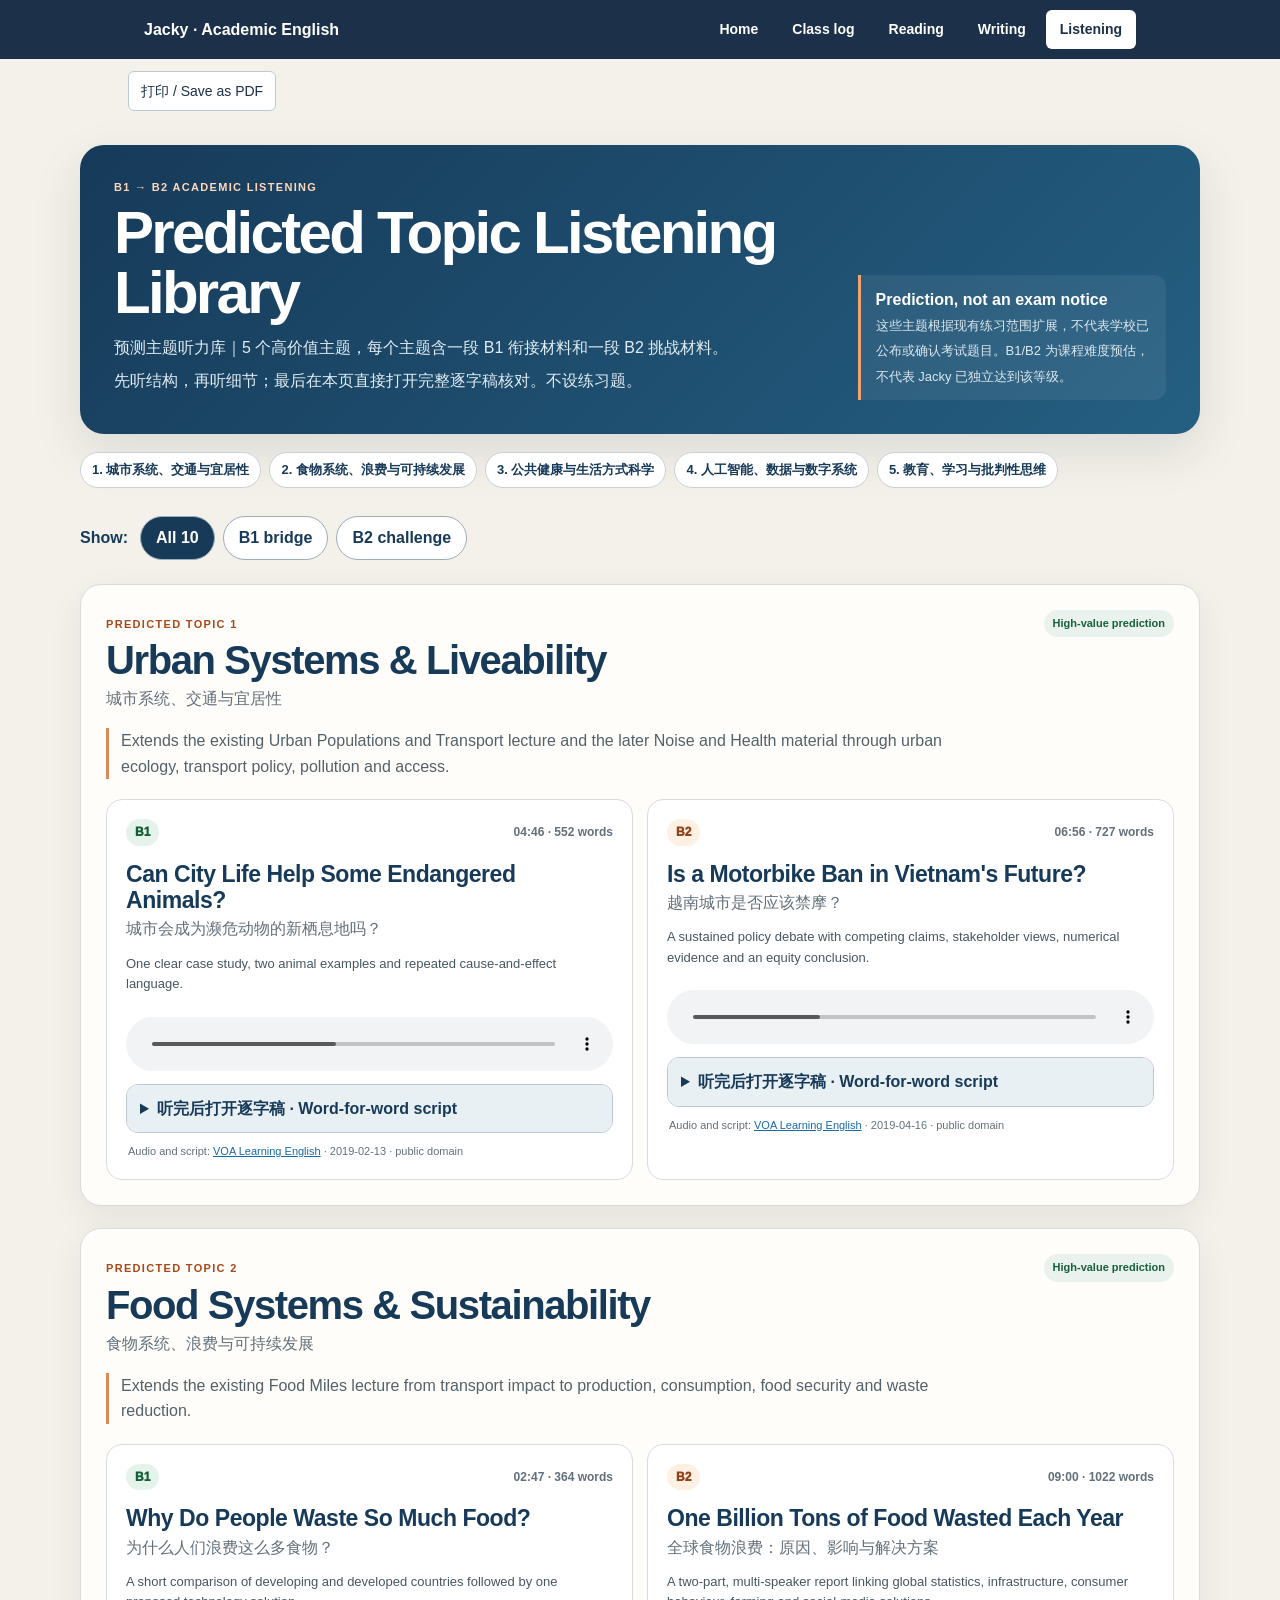
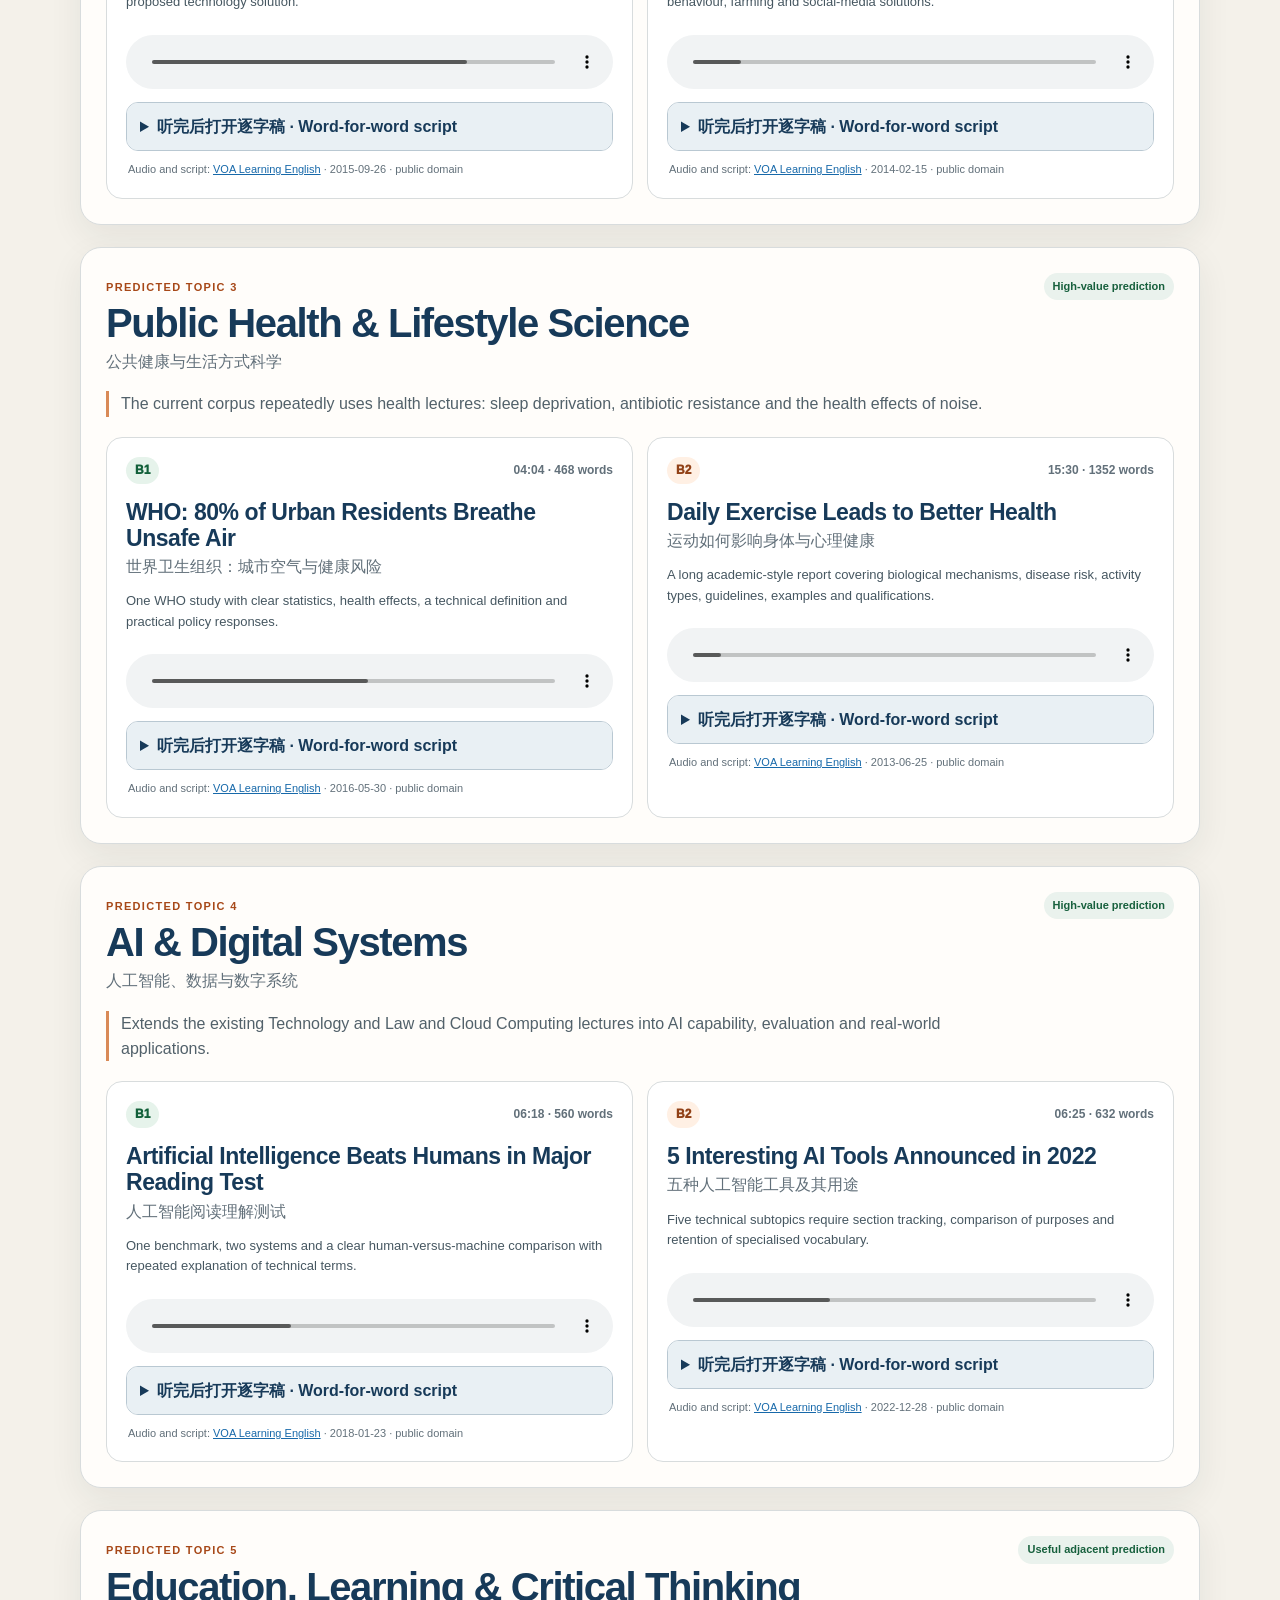
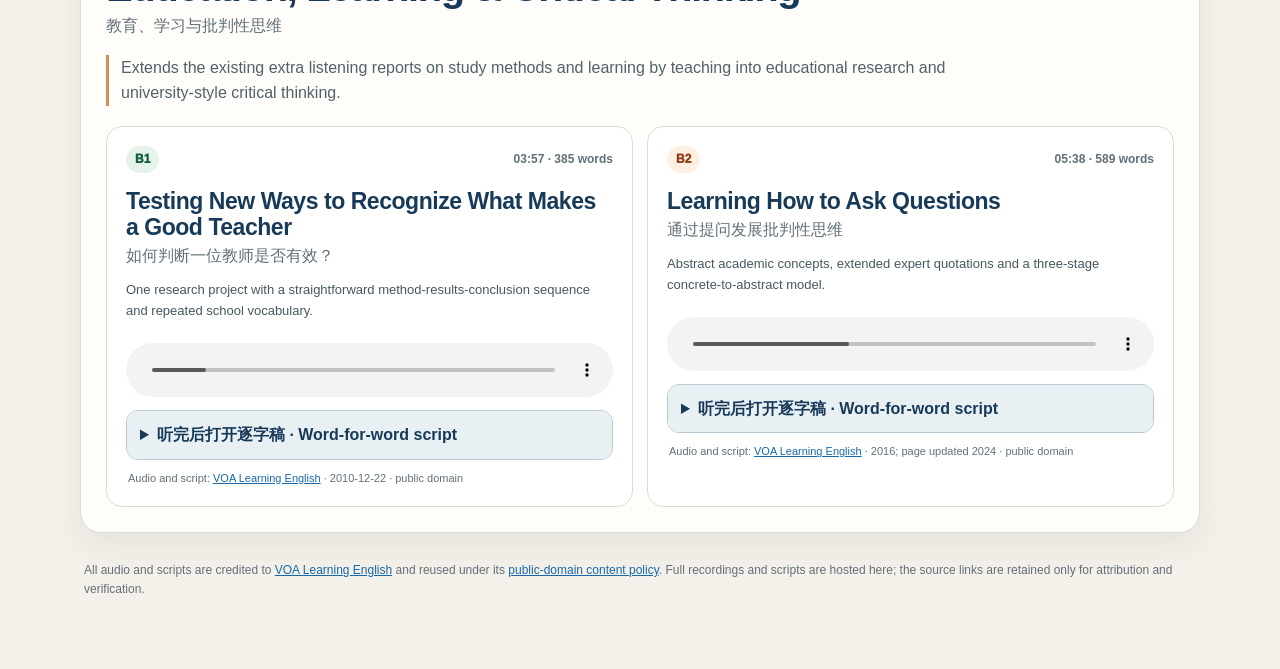
<file: extra-listening-practice/topic-library/index.html>
<!doctype html>
<html lang="zh-CN"><head><meta charset="utf-8"><meta name="viewport" content="width=device-width,initial-scale=1"><meta name="robots" content="noindex,nofollow"><link rel="icon" href="data:,"><title>Jacky · Predicted Topic Listening Library</title>
<style>
:root{--ink:#1d2b36;--muted:#62707a;--paper:#f4f1ea;--card:#fff;--line:#d8dcdd;--navy:#173a59;--blue:#1769aa;--orange:#a74818;--green:#17603d;--shadow:0 18px 50px rgba(22,36,45,.11)}*{box-sizing:border-box}html{scroll-behavior:smooth;background:var(--paper)}body{margin:0;color:var(--ink);font:16px/1.58 Arial,"PingFang SC","Microsoft YaHei",sans-serif}a{color:var(--blue)}button,a,summary{font:inherit}.topbar{position:sticky;top:0;z-index:30;display:flex;gap:9px;align-items:center;flex-wrap:wrap;padding:10px max(16px,calc((100vw - 1120px)/2));background:var(--navy);box-shadow:0 2px 14px #0a1d2c44}.topbar a,.topbar button{border:1px solid #ffffff55;border-radius:999px;padding:7px 12px;color:#fff;background:transparent;text-decoration:none;cursor:pointer}.topbar .print{margin-left:auto}main{width:min(1120px,calc(100% - 32px));margin:34px auto 70px}.hero{display:grid;grid-template-columns:minmax(0,1.4fr) minmax(280px,.6fr);gap:24px;padding:34px;border-radius:24px;background:linear-gradient(135deg,#173a59,#245f82);color:#fff;box-shadow:var(--shadow)}.kicker,.topic-no{font-size:11px;font-weight:900;letter-spacing:.12em;text-transform:uppercase}.kicker{color:#ffd7ba}.hero h1{margin:7px 0 12px;font-size:clamp(34px,5vw,60px);line-height:1;letter-spacing:-.045em}.hero p{margin:7px 0;color:#e1edf3}.notice{align-self:end;border-left:3px solid #f1a36e;padding:12px 15px;background:#ffffff11;border-radius:0 12px 12px 0}.notice strong{display:block;color:#fff}.notice span{font-size:13px;color:#dce8ee}.topic-nav{display:flex;gap:8px;flex-wrap:wrap;margin:18px 0 28px}.topic-nav a{padding:7px 11px;border:1px solid #cbd1d2;border-radius:999px;background:#fff;color:var(--navy);text-decoration:none;font-size:13px;font-weight:800}.controls{display:flex;gap:8px;align-items:center;flex-wrap:wrap;margin:24px 0}.controls strong{margin-right:4px;color:var(--navy)}.filter{border:1px solid #9baeb9;border-radius:999px;padding:8px 15px;background:#fff;color:var(--navy);font-weight:850;cursor:pointer}.filter[aria-pressed=true]{background:var(--navy);color:#fff}.topic{scroll-margin-top:76px;margin:22px 0;padding:25px;border:1px solid var(--line);border-radius:21px;background:#fffdfa;box-shadow:0 12px 34px rgba(22,36,45,.07)}.topic-head{display:flex;justify-content:space-between;gap:18px;align-items:start}.topic-no{color:var(--orange)}.topic h2{margin:4px 0 0;color:var(--navy);font-size:clamp(27px,4vw,40px);line-height:1.08;letter-spacing:-.035em}.topic-cn{margin:4px 0;color:var(--muted)}.confidence{flex:none;padding:5px 9px;border-radius:999px;background:#eaf2ed;color:var(--green);font-size:11px;font-weight:900}.rationale{max-width:880px;margin:13px 0 20px;padding-left:12px;border-left:3px solid #d98a57;color:#52616a}.card-grid{display:grid;grid-template-columns:repeat(2,minmax(0,1fr));gap:14px}.listen-card{min-width:0;padding:19px;border:1px solid var(--line);border-radius:16px;background:var(--card)}.listen-card[hidden]{display:none}.card-top{display:flex;justify-content:space-between;gap:12px;align-items:center}.level{padding:4px 9px;border-radius:999px;font-size:12px;font-weight:950}.level.b1{background:#e6f3eb;color:#12603a}.level.b2{background:#fff0e4;color:#914117}.duration{color:var(--muted);font-size:12px;font-weight:750}.listen-card h3{margin:15px 0 3px;color:var(--navy);font-size:23px;line-height:1.14;letter-spacing:-.02em}.title-cn{margin:0;color:var(--muted)}.level-reason{min-height:50px;margin:12px 0;color:#465761;font-size:13px}audio{display:block;width:100%;margin:13px 0}.transcript{margin-top:12px;border:1px solid #b9c8d2;border-radius:12px;overflow:hidden;background:#f5f8fa}.transcript summary{cursor:pointer;padding:11px 13px;background:#e9f0f4;color:var(--navy);font-weight:900}.transcript pre{max-height:380px;overflow:auto;white-space:pre-wrap;margin:0;padding:14px;font:14px/1.65 ui-monospace,SFMono-Regular,Menlo,monospace;color:#24333d}.credit{margin:10px 2px 0;color:var(--muted);font-size:11px}footer{margin:28px 4px;color:var(--muted);font-size:12px}
@media(max-width:760px){.topbar .print{margin-left:0}main{width:min(100% - 20px,1120px);margin-top:12px}.hero{grid-template-columns:1fr;padding:22px;border-radius:17px}.topic{padding:17px;border-radius:15px}.topic-head{display:block}.confidence{display:inline-block;margin-top:10px}.card-grid{grid-template-columns:1fr}.level-reason{min-height:0}.transcript pre{max-height:48vh}}
@media print{body{background:#fff;font-size:10.5pt}.topbar,.controls,.topic-nav{display:none!important}main{width:auto;margin:0}.hero{display:block;background:#fff!important;color:var(--ink);box-shadow:none;border:1px solid var(--line);padding:12mm}.hero p,.notice span{color:var(--ink)}.notice strong{color:var(--navy)}.topic{box-shadow:none;break-before:page;border:0;padding:0}.card-grid{display:block}.listen-card{break-inside:avoid;margin:0 0 8mm}audio{display:none}.transcript{overflow:visible}.transcript summary{display:none}.transcript pre{max-height:none;overflow:visible;font-size:9pt}}
</style><style>
/* responsive-retrofit:core-20261104 */
/* Window adaptation, screen only: a learner page follows the current window width and height,
   including resizing an open window and browser zoom.
   Reference: student-learning-portal-workflow/references/responsive-student-pages.md
   Nothing here changes content, prompt or option order, question ids, learner answers, storage keys,
   scoring, release gates, theme colours or the print rules: every rule is inside @media screen and
   only decides how an existing box is sized. No page-wide transform, zoom or overflow hiding, and
   nothing changes what is hidden or shown. */
@media screen {
  /* A long identifier, file name, URL or code token breaks only when it cannot fit; ordinary
     words stay whole, in cells as well as in text. */
  code, kbd, samp, var, a[href]:not([href^="#"]) { overflow-wrap: anywhere; }
  p, li, dd, dt, td, th, figcaption, blockquote, summary, label { overflow-wrap: break-word; }
  pre:not([hidden]) { max-width: 100%; overflow-x: auto; }

  /* Figures and embeds stay inside their own container. Annotation ink is drawn at the coordinates
     it was authored with, so <svg> and <canvas> are deliberately left out of this rule. */
  img:not([hidden]), picture, video, iframe, embed, object { max-width: 100%; }
  img:not([hidden]), video { height: auto; }

  /* A table fits its pane: the columns wrap instead of widening the page. A table that is set to
     span its pane still spans it, so nothing looks different where there was already room. */
  table { max-width: 100%; }

  /* Fields and buttons stay inside the window and keep a usable size. */
  input:not([hidden]), select:not([hidden]), textarea:not([hidden]), button:not([hidden]) { max-width: 100%; }

  /* A paper replica or ink overlay is positioned by coordinates inside its own scrolling frame:
     it must keep its authored width. */
  #ann-page, #ann-page *, #ann-stage, [id^="html-ink"], [id^="html-ink"] * { max-width: none; }
}

/* In a narrow window a wide table cannot be made legible by wrapping alone, so the sideways
   scrolling belongs to the table's own box: neither the pane nor the page widens.
   :not([hidden]) so that a table the page keeps hidden stays hidden. */
@media screen and (max-width: 820px) {
  table:not([hidden]) {
    display: block;
    width: max-content;
    max-width: 100%;
    overflow-x: auto;
    overscroll-behavior-x: contain;
  }
}
</style>
<style>
/* responsive-retrofit:jacky-20261104 */
/* Jacky · Sydney Foundation. Screen only; content, order, ids and answers unchanged.
   Measured 2026-11-04: the module artifacts overflow sideways at 1024x768, 844x390 and
   768x600 because of (a) source tables that are wider than the page can ever be and
   (b) card grids with fixed column counts that only collapse below 760px. */
@media screen {
  /* Tables written without a class (the source maps, screening matrices and planning
     tables) are wider than the page at every window, so they scroll inside their own box.
     Tables that already sit in .note-wrap keep that wrapper's scrolling. */
  table:not([class]):not([hidden]), table.source-map:not([hidden]), table.tfng:not([hidden]) {
    display: block; width: max-content; max-width: 100%; overflow-x: auto; overscroll-behavior-x: contain;
  }
  /* Card grids follow the space they have instead of a fixed column count, so they also
     work in the 760-1024px range and inside a narrow pane. */
  .annotation-key { grid-template-columns: repeat(auto-fit, minmax(135px, 1fr)); }
  .annotation-logic, .essay-plan-strip { grid-template-columns: repeat(auto-fit, minmax(150px, 1fr)); }
  .structure-map { grid-template-columns: repeat(auto-fit, minmax(110px, 1fr)); }
  .demo-steps, .source-card-grid { grid-template-columns: repeat(auto-fit, minmax(200px, 1fr)); }
  .knowledge-strip { grid-template-columns: minmax(0, max-content) minmax(0, 1fr); }
  .structure-step { min-width: 0; }
  .key-card, .structure-step, .knowledge-strip > * { min-width: 0; }
}

/* A short or narrow window must keep reading space: the sticky toolbar wrapped its pills onto
   five lines at 320x568 and took 52% of the window. It now stays one scrollable row, and in a
   short window it scrolls with the page instead of sticking. */
@media screen and (max-width: 520px), screen and (max-height: 620px) {
  .topbar { flex-wrap: nowrap; overflow-x: auto; overscroll-behavior-x: contain; gap: 8px; padding-top: 6px; padding-bottom: 6px; }
  .topbar > * { flex: 0 0 auto; }
  .topbar .note { width: auto; margin-left: 8px; }
}
@media screen and (max-height: 560px) {
  .topbar { position: static; }
}
</style>
<link rel="stylesheet" href="../../assets/jacky-shell.css?v=20261111-class-log">
<script src="../../assets/jacky-shell.js?v=20261111-class-log" defer></script>
</head><body>
<!-- jacky-shell:start -->
<header class="jk-header"><div class="jk-header-inner">
<a class="jk-brand" href="../../">Jacky · Academic English</a>
<button class="jk-menu-button" type="button" aria-expanded="false" aria-controls="jk-navigation">Menu</button>
<nav class="jk-nav" id="jk-navigation" aria-label="Course navigation"><a href="../../">Home</a><a href="../../#class-log">Class log</a><a href="../../reading-practice/">Reading</a><a href="../../essay/">Writing</a><a href="../../#listening" aria-current="true">Listening</a></nav>
</div></header>
<!-- jacky-shell:end -->
<div class="jk-page-tools"><button class="print" id="printBtn" type="button">打印 / Save as PDF</button></div>
<main><header class="hero"><div><div class="kicker">B1 → B2 Academic Listening</div><h1>Predicted Topic Listening Library</h1><p>预测主题听力库｜5 个高价值主题，每个主题含一段 B1 衔接材料和一段 B2 挑战材料。</p><p>先听结构，再听细节；最后在本页直接打开完整逐字稿核对。不设练习题。</p></div><div class="notice"><strong>Prediction, not an exam notice</strong><span>这些主题根据现有练习范围扩展，不代表学校已公布或确认考试题目。B1/B2 为课程难度预估，不代表 Jacky 已独立达到该等级。</span></div></header>
<nav class="topic-nav" aria-label="Predicted topics"><a href="#topic-1">1. 城市系统、交通与宜居性</a><a href="#topic-2">2. 食物系统、浪费与可持续发展</a><a href="#topic-3">3. 公共健康与生活方式科学</a><a href="#topic-4">4. 人工智能、数据与数字系统</a><a href="#topic-5">5. 教育、学习与批判性思维</a></nav><div class="controls" aria-label="Level filter"><strong>Show:</strong><button class="filter" data-filter="all" aria-pressed="true">All 10</button><button class="filter" data-filter="b1" aria-pressed="false">B1 bridge</button><button class="filter" data-filter="b2" aria-pressed="false">B2 challenge</button></div><section class="topic" id="topic-1">
          <div class="topic-head"><div><span class="topic-no">Predicted topic 1</span><h2>Urban Systems &amp; Liveability</h2><p class="topic-cn">城市系统、交通与宜居性</p></div><span class="confidence">High-value prediction</span></div>
          <p class="rationale">Extends the existing Urban Populations and Transport lecture and the later Noise and Health material through urban ecology, transport policy, pollution and access.</p>
          <div class="card-grid"><article class="listen-card" data-level="b1">
      <div class="card-top"><span class="level b1">B1</span><span class="duration">04:46 · 552 words</span></div>
      <h3>Can City Life Help Some Endangered Animals?</h3>
      <p class="title-cn">城市会成为濒危动物的新栖息地吗？</p>
      <p class="level-reason">One clear case study, two animal examples and repeated cause-and-effect language.</p>
      <audio controls preload="metadata" src="audio/01-b1-city-animals.mp3"></audio>
      <details class="transcript"><summary>听完后打开逐字稿 · Word-for-word script</summary><pre>At sunset every day, loud sounds can be heard coming from the sky in a community just east of Los Angeles.

The noises are from parrots. The colorful birds have become part of everyday life there.

The parrots leave their waste everywhere, said Havolynn Rose Owaleon. But she and many other community members have gotten used to the birds.

Owaleon said, &quot;They are not quiet at all, but you know, it’s something that you listen for. Because if I didn’t hear them on a daily basis, then I know something is really wrong.”

Flying immigrants

Red-crowned parrots are now part of the ecosystem in Southern California. Their ancestors came from Tamaulipas, Mexico, where the parrots are now endangered.

The birds were often killed in their native land. But in the United States, they were sold to people as pets. Some of the parrots escaped or were released by their owners.

They have since reproduced and grown in number in an area with large numbers of people.

&quot;They are good at making a habitat for themselves in major cities, and this is what happened in Pasadena and East L.A. So, these are birds that live pretty much exclusively off of trees that are also not native to our area,&quot; said Ursula Heise. She teaches at the University of California Los Angeles (UCLA) Department of English and at the Institute of the Environment and Sustainability.

Since arriving in Southern California, the red-crowned parrots have become such permanent fixtures that they are on the California Bird Records Committee&#x27;s list of birds in the state.

“They’ve been naturalized as California citizens,” said Heise.

Cold-blooded immigrants

Often seen sunning themselves near a body of water, red-eared slider turtles are also not native to the U.S. West Coast. They also immigrated to the area as household pets. Later, some were released or escaped into the wild.

The turtles are native to the central United States. But they have survived in many parts of the country and around the world.

&quot;Because this species is so commonly exploited for food and the pet industry, it’s the one that gets released the most often,&quot; said UCLA’s Brad Shaffer. He heads the La Kretz Center for California Conservation Science.

Urban haven

The success of the red-eared slider turtles and red-crowned parrots in the Los Angeles area has scientists wondering whether a city can be a place to help endangered non-native animals.

Shaffer said, “At least it’s living in the wild. It’s making its own living. It’s having the lifestyle that turtles or that parrots should have, it’s just doing it in a different place.&quot;

Heise noted that work crews have put up major buildings and added different kinds of plants in neighborhoods across Southern California.

In many cases, this has led to a reduction of biodiversity; the native species had trouble living in the newly created habitat.

But the other side of that, Shaffer said, is that new kinds of habitats have been created, in which some creatures could thrive. These artificial habitats could become new homes for birds, insects or other creatures whose native homes are threatened.

Shaffer said any non-native species that is added would have to be carefully chosen to limit the risk of harm to the existing wildlife population in the city and other areas.

I’m Jonathan Evans</pre></details>
      <p class="credit">Audio and script: <a href="https://learningenglish.voanews.com/a/can-city-life-help-some-endangered-animals-/4783054.html" target="_blank" rel="noopener">VOA Learning English</a> · 2019-02-13 · public domain</p>
    </article><article class="listen-card" data-level="b2">
      <div class="card-top"><span class="level b2">B2</span><span class="duration">06:56 · 727 words</span></div>
      <h3>Is a Motorbike Ban in Vietnam&#x27;s Future?</h3>
      <p class="title-cn">越南城市是否应该禁摩？</p>
      <p class="level-reason">A sustained policy debate with competing claims, stakeholder views, numerical evidence and an equity conclusion.</p>
      <audio controls preload="metadata" src="audio/02-b2-vietnam-motorbikes.mp3"></audio>
      <details class="transcript"><summary>听完后打开逐字稿 · Word-for-word script</summary><pre>Any traveler to Vietnam knows a trip to the country is not complete until the traveler tries to cross a road.

The streets are crowded with motorbikes moving at all different speeds, in both directions. It seems a major challenge for a walker. But one quickly learns that motorbike drivers will weave expertly around walkers. There is, in fact, some order to the seeming chaos of the streets.

Vietnam is the land of the motorbike. Last year, Google Maps even created a feature for two-wheel commuters in the country. It provides trip times and road costs just for motorbikes.

So can Vietnam&#x27;s two biggest cities really ban the transport that its 100 million people depend on every day?

City officials have proposed a motorbike ban in parts of Hanoi and Ho Chi Minh City. It is not the first time such an idea has been suggested. Similar proposals have come up over the years. The idea has led to a debate about pollution, traffic problems, city planning, and the fairest way to get people where they need to go.

Supporters of motorbike restrictions argue that they are needed to cut pollution and traffic. But opponents say the public has no alternative. Cars, they say, are too costly and public transportation is limited.

Nguyen Ngoc Dong leads the country’s Ministry of Transport. Vietnam’s official newspaper reports he said, &quot;Hanoi is just now in the process of developing the idea. There are still a lot of issues that need to be researched, assessed, and analyzed before making a final plan.&quot;

Traffic and pollution

The idea is to ban motorbikes during the busiest parts of the day, or in the busiest parts of the city. Ho Chi Minh City’s population has now grown to 13 million. Its air quality is worsening. Pollution levels sometimes go beyond those in China and India.

Supporters of a ban say if other countries can do it, so can Vietnam. Crowded cities from Beijing to Mexico City have in place restrictions on car use. Some cities, like Stockholm, have barred vehicles from pedestrian zones.

Unlike those places, however, Vietnamese cities do not have enough public transportation to replace motorbikes. Projects to build subway systems have been delayed repeatedly. Commuters do not want to take buses when motorbikes are faster and more convenient, and still low cost. Vespa maker Piaggio Vietnam said a motorbike ban could push people to use cars, which would not help solve the pollution and traffic problems.

&quot;We believe that to meet those objectives, simply banning motorbikes is a radical and not effective solution,&quot; Enrico Bruni, the company&#x27;s head of finance for Asia, said at a business conference last month.

He suggested it would be better to try to educate the public about traffic problems. He said the government should also place controls on vehicle pollution.

Others suggest that Vietnamese officials should try to experiment with ways to redirect traffic, including the use of sensors to measure traffic to permit the rerouting of drivers.

Restrictions would affect some more than others

Some Vietnamese are old enough to remember a time when they would have been lucky to own a bicycle. But today almost everyone has enough money for a motorbike, which costs as little as a few hundred dollars.

Vietnam is the fourth biggest market for motorbikes in the world. The top three, China, India, and Indonesia, each have populations at least double that of Vietnam.

An outright ban of motorbikes seems unlikely if not impossible. The vehicle is deeply embedded in Vietnamese urban life. It is hard to find a picture of a Vietnamese city that does not include a motorbike or two.

It is common to see a family of five riding together on the two-wheeled vehicles. People transport everything from giant pigs to dining tables on their motorbikes. War veterans turn their motorbikes into taxis. And visitors jump on the back of motorbikes for guided food tours of the cities.

Critics say a motorbike ban would hurt the poor, who depend on motorbikes, more than the wealthy, who favor cars.

That is not to say some restrictions do not work. Ho Chi Minh City started limiting motorbikes on the downtown street of Nguyen Hue several years ago. Its residents have since enjoyed walking the street, turning it into a popular public space.

I’m Caty Weaver.

And I&#x27;m Bryan Lynn.</pre></details>
      <p class="credit">Audio and script: <a href="https://learningenglish.voanews.com/a/is-a-motorbike-ban-in-vietnam-s-future-/4878628.html" target="_blank" rel="noopener">VOA Learning English</a> · 2019-04-16 · public domain</p>
    </article></div>
        </section><section class="topic" id="topic-2">
          <div class="topic-head"><div><span class="topic-no">Predicted topic 2</span><h2>Food Systems &amp; Sustainability</h2><p class="topic-cn">食物系统、浪费与可持续发展</p></div><span class="confidence">High-value prediction</span></div>
          <p class="rationale">Extends the existing Food Miles lecture from transport impact to production, consumption, food security and waste reduction.</p>
          <div class="card-grid"><article class="listen-card" data-level="b1">
      <div class="card-top"><span class="level b1">B1</span><span class="duration">02:47 · 364 words</span></div>
      <h3>Why Do People Waste So Much Food?</h3>
      <p class="title-cn">为什么人们浪费这么多食物？</p>
      <p class="level-reason">A short comparison of developing and developed countries followed by one proposed technology solution.</p>
      <audio controls preload="metadata" src="audio/03-b1-food-waste.mp3"></audio>
      <details class="transcript"><summary>听完后打开逐字稿 · Word-for-word script</summary><pre>Up to half of the food the world produces is never eaten. It is instead thrown away. Experts say food is wasted in both rich and poor countries, but for different reasons.

Elliot Woolley teaches about sustainable manufacturing at Loughborough University in Britain. He spoke at the Global Conference on Sustainable Manufacturing, held earlier this month in Vietnam.

Mr. Woolley says in poor countries, food is usually lost while it is still in the field or during storage and transportation. He says that is because food producers there are inefficient. These businesses are unable to operate effectively without wasting materials, time or energy. But he adds that once food is sold in developing countries, people usually eat everything they buy.

However, people in the United States and other developed countries throw away as much as half of the food they purchase. The British researcher called this custom “a disgrace.”

Elliot Woolley has created a smartphone app that he says shows users what food they have bought and when the food is about to become unsafe to eat. It also gives information on how people can combine the foods they have to make a meal. The software program is called the “Pantry App.”

Mr. Woolley said that people who used the app reduced the amount of food they wasted by a third. But this result came from a limited experiment -- users only followed their food use for a week.

Jeremy Bonvoisin is a student at the Technical University of Berlin. He attended the recent conference in Vietnam. He said one way to solve the problem of wasted food is to take steps to persuade people to stop buying so much food in the first place. He said people buy more food than they need because it is becoming less costly. They waste so much food because they bought more than they needed.

He says the new app could help those who already want to change the way they use the food they buy. But he is also worried that it could get people to waste more food because they no longer have to pay attention to how much they have bought.

I’m Bob Doughty.</pre></details>
      <p class="credit">Audio and script: <a href="https://learningenglish.voanews.com/a/food-waste-up-to-half-of-worlds-food-thrown-away-voa/2975776.html" target="_blank" rel="noopener">VOA Learning English</a> · 2015-09-26 · public domain</p>
    </article><article class="listen-card" data-level="b2">
      <div class="card-top"><span class="level b2">B2</span><span class="duration">09:00 · 1022 words</span></div>
      <h3>One Billion Tons of Food Wasted Each Year</h3>
      <p class="title-cn">全球食物浪费：原因、影响与解决方案</p>
      <p class="level-reason">A two-part, multi-speaker report linking global statistics, infrastructure, consumer behaviour, farming and social-media solutions.</p>
      <audio controls preload="metadata" src="audio/04-b2-global-food-waste.mp3"></audio>
      <details class="transcript"><summary>听完后打开逐字稿 · Word-for-word script</summary><pre>Hello, and welcome to As It Is from VOA Learning English! I’m Katherine Cole in Washington.

Food waste is a problem around the world, especially in wealthy nations. Studies estimate that between 30 and 40 percent of the food in wealthy countries is thrown away every year.

At the same time, millions of people in the world do not have enough to eat. Christopher Cruise will join us today to investigate some of these issues.

Later in the show, Karen Leggett will report on what farmers in the United States are doing to reduce food waste.

But first, here is Christopher Cruise.

More Than One Billion Tons of Food Wasted Each Year

The United Nations Food and Agriculture Organization says more than a billion tons of food is wasted each year. Much of that waste happens in wealthy nations, but it happens in developing countries as well.

Even as all this food is being wasted, it is estimated that one billion people are undernourished, and hundreds of millions of people go to sleep hungry each day.

Danielle Nierenberg is the co-founder and president of Food Tank, an organization that studies food issues.

“A lot of people in the world -- one out of eight people -- are hungry. And at the same time we have around 1.5 billion people who are obese. So, that excess has consequences not just on our waistlines, but on the environment, on our food security and a whole range of other factors.”

Ms. Nierenberg says much of the food waste in the developing world is caused by poor infrastructure, like bad roads and storage areas that are too small.

In wealthy nations, people are to blame because they buy more than they can eat. Ms. Nierenberg also blames dates that are printed on food containers. These dates tell buyers and sellers what date the food should be sold or eaten by. She says these dates cause people to throw away food too soon.

VOA spoke with Ms. Nierenberg when she was in Milan, Italy. She was attending the Barilla Center for Food and Nutrition yearly meeting. Officials at the meeting released what they call the Milan Protocol. The document calls on international leaders and policymakers to improve food security.

“It not only focuses on food waste, but creating better and more-sustainable agriculture systems, as well as focusing on unhealthy lifestyles and really helping reduce the epidemic of obesity and overweight that is plaguing not just rich countries, but poor countries as well.”

Ms. Nierenberg says the amount of food wasted each year shows there is already enough food to feed the planet.

“The problem of hunger in the world is not one of not having enough food. We produce more than enough food for every man, woman and child to eat every day. Yet, it’s political reasons. It’s poverty, certainly, that prevents food from getting to people who need it the most.”

I’m Christopher Cruise.

You are listening to As It Is from VOA Learning English. I’m Katherine Cole.

A lot of people look at the United States as a rich country. Yet many American farmers are struggling financially. How do they deal with wasted food and unused crops? As Karen Leggett reports, some are using social media to help solve the problem.

Social Media Helps Farmers

A CropMobster gleaning, collecting leftover crops from farmers&#x27; fields to avoid food waste. (Photo by Gary Cedar)

The United States Department of Agriculture found that more than half of the small farms in California do not make a profit.

One California farm family is using social media in an effort to change the situation and reduce wasted food. Nick Papadopoulos is general manager of Bloomfield Farms in Sonoma County. It was difficult for him to watch his employees returning from several weekend farmers’ markets with top quality, unsold produce. Mr. Papadopoulos said he would find boxes of leafy greens, herbs and carrots left in a storage area. The vegetables would go bad before the next market day.

As a result, Mr. Papadopoulos came up with a plan to offer the food at a low price by advertising it on the farm’s Facebook status page on Sunday nights.

“We’re going to put ‘Breaking news! Crop mob. Two pallets of Bloomfield Farms’ organic veggies, $150 dollars per pallet.’”

The deals were open to anyone using the social media website. One week, several homeowners in a neighboring community bought the vegetables. Another week, the buyers were a group of friends.

Nick Papadopoulos began using social media after he went to work on a farm belonging to his wife’s father. One night he began thinking about the issue of wasted food when he could not find a place to donate 32 cases of organic broccoli. He ended up giving some of the food to chickens and using the rest to make fertilizer.

“I don’t believe we should let it go to waste. I believe we should share it, donate it, whatever it takes to get it out there, and if possible - as farmers - we would like to recover a small portion of our cost.”

After his success of using Facebook, Mr. Papadopoulos helped to set up a website called cropmobster.com. It is a place where people involved with food production, feeding the hungry and those who want to buy locally-grown food can find surplus produce.

Have you ever used the Internet to buy or sell crops? If so, tell us about your experience. You can leave a message on our Facebook page or visit our website, learningenglish.voanews.com.

I’m Karen Leggett.

When you visit our website, click on “Contact Us” to tell us what you want to hear about on a future show. You can also read, listen to and download our programs. You will also find podcasts, captioned videos and lessons to test your English skills.

That’s our program for today. I&#x27;m Katherine Cole. Thanks so much for listening! Join us again tomorrow for another As It Is from VOA Learning English.

And, for the latest world news, be sure to listen to VOA at the top of the hour, Universal Time.</pre></details>
      <p class="credit">Audio and script: <a href="https://learningenglish.voanews.com/a/one-billion-tons-food-wasted-/1848583.html" target="_blank" rel="noopener">VOA Learning English</a> · 2014-02-15 · public domain</p>
    </article></div>
        </section><section class="topic" id="topic-3">
          <div class="topic-head"><div><span class="topic-no">Predicted topic 3</span><h2>Public Health &amp; Lifestyle Science</h2><p class="topic-cn">公共健康与生活方式科学</p></div><span class="confidence">High-value prediction</span></div>
          <p class="rationale">The current corpus repeatedly uses health lectures: sleep deprivation, antibiotic resistance and the health effects of noise.</p>
          <div class="card-grid"><article class="listen-card" data-level="b1">
      <div class="card-top"><span class="level b1">B1</span><span class="duration">04:04 · 468 words</span></div>
      <h3>WHO: 80% of Urban Residents Breathe Unsafe Air</h3>
      <p class="title-cn">世界卫生组织：城市空气与健康风险</p>
      <p class="level-reason">One WHO study with clear statistics, health effects, a technical definition and practical policy responses.</p>
      <audio controls preload="metadata" src="audio/05-b1-urban-air-health.mp3"></audio>
      <details class="transcript"><summary>听完后打开逐字稿 · Word-for-word script</summary><pre>From VOA Learning English, this is the Health &amp; Lifestyle report.

A new study finds that more than 80 percent of people living in cities are breathing unsafe air.

The World Health Organization study on urban air quality says those most affected live in the world&#x27;s poorest cities. The study finds urban air pollution has nearly doubled in 3,000 cities over the past two years. The cities are in 103 countries.

The study also shows that almost all cities with populations over 100,000, and in developing countries, have air pollution levels that do not meet WHO guidelines.

The WHO warns that as air quality worsens the risk increases for many diseases. These include stroke, heart disease, lung cancer, and breathing diseases such as asthma. Poor air quality is also responsible for an estimated seven million premature deaths every year.

Flavia Bustreo is WHO Assistant-Director General of Family, Women and Children&#x27;s Health. In the report, she says that dirty air in cities most affects the youngest, oldest, and poorest people.

However, her colleague, Maria Neira, says there are effective measures to deal with the problem. Neira leads the WHO’s Public Health and Environmental Policy.

&quot;You will see that in those cities where measures have been put in place, you can see a decrease on the levels of air pollution and, therefore, on the health risks caused by air pollution.&quot;

Neira agrees in the report that &quot;urban air pollution continues to rise at an alarming rate” and severely affects human health. But she says the study shows improvements too. In her words, &quot;awareness is rising and more cities are monitoring their air quality.&quot;

This includes increased monitoring of particulate matter in the air.

&quot;Particulate matter,&quot; also known as particle pollution, is a complex mixture of extremely small particles and liquid droplets. Particulate matter is made up of a number of parts, including acids, organic chemicals, metals, and soil or dust. The WHO study finds a reduction in air pollutants could lessen deaths from particulate matter by 15 percent.

Carlos Dora is Coordinator of WHO&#x27;s Department of Public Health and Environmental Policy. He says there are low-cost ways to improve air quality for even the poorest cities. These methods include using renewable power sources, such as solar and wind, and sustainable public transportation.

&quot;If you have clean transportation means, like cycling, walking or rapid transit systems -- where you have a lot of people being carried with a few vehicles -- then you have less air pollution. Or, if you have cities like New York, which have cleaned the fuel to heat and cool the buildings in a major way … then you have important improvements in air pollution.&quot;

The report says the areas with the poorest air quality are in the Eastern Mediterranean and South East Asia.

I’m Anna Matteo.</pre></details>
      <p class="credit">Audio and script: <a href="https://learningenglish.voanews.com/a/urban-residents-breathe-unsafe-air/3347253.html" target="_blank" rel="noopener">VOA Learning English</a> · 2016-05-30 · public domain</p>
    </article><article class="listen-card" data-level="b2">
      <div class="card-top"><span class="level b2">B2</span><span class="duration">15:30 · 1352 words</span></div>
      <h3>Daily Exercise Leads to Better Health</h3>
      <p class="title-cn">运动如何影响身体与心理健康</p>
      <p class="level-reason">A long academic-style report covering biological mechanisms, disease risk, activity types, guidelines, examples and qualifications.</p>
      <audio controls preload="metadata" src="audio/06-b2-exercise-health.mp3"></audio>
      <details class="transcript"><summary>听完后打开逐字稿 · Word-for-word script</summary><pre>From VOA Learning English, this is Science in the News. I&#x27;m Bob Doughty. And I&#x27;m June Simms. Today, we will tell why exercise is so important. And we will tell about some popular ways to get in good shape.

Health experts have long noted the importance of physical activity. Exercise not only improves your appearance. It can also improve your health. Exercise helps to reduce the risk of some diseases. They include heart disease, stroke, type-two diabetes, osteoporosis and even some kinds of cancer.

America’s Centers for Disease Control and Prevention says heart disease is the leading cause of death in the United States. About 600,000 Americans die of heart disease every year. High blood pressure and high cholesterol levels in blood can increase your risk of heart disease. Medical experts say both can be reduced through normal exercise.

Physical activity is also known to increase the release of endorphins. These chemicals reduce feelings of pain. They also help people feel more happy and peaceful. There is some debate about exactly what causes the brain to release endorphins. Some experts believe it is the act of exercising itself. Others say it is the feeling one gets from having met an exercise goal. Either way, the two things work together when it comes to improving one’s emotional health.

Exercise improves your energy levels by increasing the flow of blood to the heart and blood vessels. One of the main reasons people exercise is to control or reduce their weight. Physical activity burns calories – the energy stored in food. The more calories you burn, the easier it is to control or reduce your weight.

So exactly how much exercise do you need to do to gain all of these great health effects? Experts say it is easier than you think. In 2008, the Centers for Disease Control released its first ever Physical Activity Guidelines for Americans. The report included suggestions for young people, adults, disabled persons and those with long-term health problems.

One of the major ideas noted in the report was that some activity is better than none. So if you are not doing anything, now is the time to get started. CDC officials define physical activity as anything that gets your body moving. And, it says there are two separate, but equally important kinds of physical activity.

Aerobic or cardio exercise gets your heart rate going faster and increases your breathing. Some examples are activities like walking at an increased speed, dancing, swimming or riding a bicycle. Muscle-strengthening activities help build and strengthen muscle groups in the body. This kind of exercise includes lifting weights, or doing sit-ups and push-ups.

To get the most from your exercise plan, experts say adults should get at least two and a half hours of aerobic exercise each week. More intense activities reduce the suggested amount of time to one hour and 15 minutes. Some examples are playing basketball, swimming and distance running.

Earlier advice from the CDC said that people need to exercise at least 30 minutes each day for at least five days to get the health benefits of exercise. More recent research has suggested that those gains are the same whether you exercise for short periods over five days or longer sessions over two or three days.

In addition, the newer suggestions say any exercise plan should include at least two days of muscle training. Each exercise period should be at least 10 minutes long. The total amount of activity should be spread over at least two days throughout the week. Most importantly, experts say people should choose physical activities that they find fun. This helps to guarantee that they stay with the program.

So, what are some of the most popular forms of exercise in the United States? Walking tops the list. A 2012 report from the CDC found that more than 145 million Americans now include walking to stay physically fit. For many people, it is considered the easiest way to get exercise. It does not require a health club membership.

Walking is safe. And, it is said to be as valuable for one’s health as more intense forms of exercise like jogging. Walking is also said to be less damaging to the knees and feet. This makes it a better choice of exercise for older adults. Another popular form of exercise is jogging, or running at a slow to medium speed.

USA Track and Field Hall of Famer Bill Bowerman was credited with bringing jogging to the United States in the 1970s. He did so after witnessing the popularity of the activity himself during a trip to New Zealand in the 1960s. He started the first running club in America and wrote a book about jogging for fitness. Bill Bowerman also helped establish Nike, the tennis shoe company.

Jogging provides great physical conditioning for the heart and lungs. And, it increases the flow of blood and oxygen in the body. All of these things combined help to improve heart activity, lower blood pressure and cholesterol levels, and reduce bone and muscle loss. Running is also a good way to lose weight. People burn an average of 160 calories a kilometer while running.

The Census Bureau says swimming was the fourth most popular sports activity in the United States in 2009. The top activity was exercise walking, followed by exercising with equipment and camping. Swimming is said to be one of the best ways to exercise. Nearly all of the major muscle groups are put to work.

Swimming also presents less risk of muscle and joint injury because of the body’s weightlessness in water. This makes it a great choice of exercise for people with special needs, like pregnant women, older adults, and persons who are overweight. Some people have questioned whether swimming burns as many calories as other forms of exercise. But one thing is sure: the effects on your health are just as great. Water aerobics is another popular form of exercise. This can be anything from walking or running against the resistance of water, to doing jumping jacks in the water.

Dancing can also be a fun way to exercise. This is especially true for those who see exercise as a necessary evil: something they should do, not something they want to do. A dance-fitness program called Zumba has grown in popularity in recent years. Zumba is said to be one of the fastest-growing group programs in the physical fitness industry today. Alberto Beto Perez created Zumba in his native Colombia in the 1990s. His dance-fitness program is based on salsa, meringue, and other forms of Latin American music.

Mister Perez brought the program to the United States in 2001. Since then it has spread around the world. The Zumba website says its classes are now offered in 140,000 gyms, fitness studios and dance clubs around the world. That is up from about 2,000 locations in 2006. The website also says that 14 million people now attend Zumba classes in 151 countries.

Whatever kind of exercise you choose, experts agree that you should start small and work your way up. Start by exercising 10 minutes a day two times a week. After a few weeks, increase your time to 15 or 20 minutes, and increase the number of days. Next, aim to increase the intensity of your workout. If you have been walking, trying walking faster, or take turns between walking and jogging. And try not to forget those muscle strengthening exercises.

The more time you spend exercising, the more health benefits you get. Health experts advise people who have been physically inactive to have a complete physical exam before beginning a new exercise program. If one of the goals of your exercise program is to lose weight, you will also need to change how and what you eat. Next week we will look at the influence of diet on your weight loss efforts.

This Science in the News was written and produced by June Simms. I&#x27;m Bob Doughty. And I&#x27;m June Simms. Join us next week for more news about science on the Voice of America.</pre></details>
      <p class="credit">Audio and script: <a href="https://learningenglish.voanews.com/a/fitness-exercise-health/1686004.html" target="_blank" rel="noopener">VOA Learning English</a> · 2013-06-25 · public domain</p>
    </article></div>
        </section><section class="topic" id="topic-4">
          <div class="topic-head"><div><span class="topic-no">Predicted topic 4</span><h2>AI &amp; Digital Systems</h2><p class="topic-cn">人工智能、数据与数字系统</p></div><span class="confidence">High-value prediction</span></div>
          <p class="rationale">Extends the existing Technology and Law and Cloud Computing lectures into AI capability, evaluation and real-world applications.</p>
          <div class="card-grid"><article class="listen-card" data-level="b1">
      <div class="card-top"><span class="level b1">B1</span><span class="duration">06:18 · 560 words</span></div>
      <h3>Artificial Intelligence Beats Humans in Major Reading Test</h3>
      <p class="title-cn">人工智能阅读理解测试</p>
      <p class="level-reason">One benchmark, two systems and a clear human-versus-machine comparison with repeated explanation of technical terms.</p>
      <audio controls preload="metadata" src="audio/07-b1-ai-reading-test.mp3"></audio>
      <details class="transcript"><summary>听完后打开逐字稿 · Word-for-word script</summary><pre>Machines equipped with artificial intelligence (AI) have performed better than human beings in a high-level test of reading comprehension.

Two natural language processing tools received higher test scores than humans in recent exams.

One of the tools is a product of the American software maker Microsoft. The other was created by the Chinese online seller Alibaba Group.

Alibaba reported its success earlier this month. The company said that a deep-learning model developed by its Institute of Data Science of Technologies was the first to beat a human score in the reading comprehension test.

The test is called the Stanford Question Answering Dataset. It was developed by researchers at Stanford University in California.

The test has over 100,000 questions and answers. They are based on information found in over 500 stories from the Wikipedia website. The answers to all the questions come from the reading material.

The AI-powered machines were tested on whether they could provide exact answers to the questions after processing large amounts of information.

Alibaba said its deep neural network model received an “Exact Match” score of 82.44 on the Stanford test. Microsoft reported that a team at Microsoft Research Asia had a score of 82.65. It said the human score on the same questions and answers was 82.304.

Microsoft and Alibaba were tied for first place on a list of the top performers on the Stanford test. Many research organizations also appeared on the list – all with scores below 82.

Luo Si is the chief scientist for Alibaba’s Institute of Data Science of Technologies. Luo said it was a “great honor” for his group to be part of such a technological milestone. He noted that researchers have made great progress in the area of machine reading and comprehension over the past year.

“We look forward to sharing our model-building methodology with the wider community and exporting the technology to our clients in the near future,” he added.

Alibaba said it has already used its reading comprehension model in different parts of its business. For example, the company is using machines to answer many incoming telephone calls from customers.

The company says in the future, the technology could enable machines to guide visitors through museums or provide advice to medical patients.

Microsoft said its success in the reading test marks an important development for artificial intelligence and its reading capabilities. Microsoft said it has already used its AI methods in its Bing search engine and the Cortana digital assistant.

The company said in a blog post that it believes the technology will lead to easier, more natural communication between people and machines in the future.

As machine reading and comprehension technology continue to develop, computers will be able to study and process large amounts of text quickly, Microsoft said. The machines could then provide people with very specific details from the information in an easy, understandable way.

Ming Zhou serves as assistant managing director at Microsoft Research Asia. He said the reading test results were truly an important milestone in the development of AI. But he noted that, overall, people are still much better than machines at understanding the complexity and nuances of language.

“Natural language processing is still an area with lots of challenges that we all need to keep investing in and pushing forward,” Zhou said. “This milestone is just a start.”

I’m Bryan Lynn.</pre></details>
      <p class="credit">Audio and script: <a href="https://learningenglish.voanews.com/a/artificial-intelligence-beats-humans-in-major-reading-test/4215369.html" target="_blank" rel="noopener">VOA Learning English</a> · 2018-01-23 · public domain</p>
    </article><article class="listen-card" data-level="b2">
      <div class="card-top"><span class="level b2">B2</span><span class="duration">06:25 · 632 words</span></div>
      <h3>5 Interesting AI Tools Announced in 2022</h3>
      <p class="title-cn">五种人工智能工具及其用途</p>
      <p class="level-reason">Five technical subtopics require section tracking, comparison of purposes and retention of specialised vocabulary.</p>
      <audio controls preload="metadata" src="audio/08-b2-ai-tools.mp3"></audio>
      <details class="transcript"><summary>听完后打开逐字稿 · Word-for-word script</summary><pre>Throughout the past year, we followed some interesting new inventions in the field of artificial intelligence (AI). Here is a look back at five notable AI developments in 2022.

Meta’s speech-to-speech translation

Facebook’s parent Meta said it had built a technology tool designed to directly translate spoken speech from one language to another.

The AI-powered tool was built to translate between English and the Hokkien language. The company said the project required unusual development methods. This is because Hokkien is mainly a spoken language and does not have a widely used written form.

Meta said it trained its AI models on written text examples from Mandarin Chinese, which is similar to Hokkien. In addition, developers used an encoding tool designed to compare spoken Hokkien to similar English text. The team also worked closely with Hokkien speakers to ensure correct results.

Meta said it aims to use the same methods used for Hokkien to create speech-to-speech translation systems for many more languages in the future.

Method to identify Parkinson’s Disease

Researchers announced a new AI method to identify Parkinson’s disease – a neurological disease that harms the brain.

The system works by measuring a person’s breathing patterns during sleep. A study describing the method said it can also measure the severity of disease and record its progression.

The researchers noted that early signs of Parkinson’s disease are not easy to discover. Many signs, or symptoms, only appear years after the disease sets in.

But the team said its experiments showed that with just one night of sleep, the AI system was able to correctly identify Parkinson’s up to 86 percent of the time. With 12 nights of data, the rate went up to 95 percent.

Tool to interpret pig emotions

Researchers announced they had created a technology tool that uses pig sounds to interpret different emotions.

The tool is based on thousands of recordings collected from more than 400 pigs throughout their lives. The scientists developed an AI-driven algorithm to identify a series of emotions the animals could be experiencing.

The study centered on more than 7,000 audio recordings of pigs in different situations. By training the algorithm to recognize the sounds in both good and bad situations, the team said the tool was able to identify the correct emotion 92 percent of the time.

Researchers said the tool is expected to lead to further systems farmers can use to improve the productivity and well-being of their animals.

System to identify and predict smells

Developers said they had created a technology tool that can identify and re-create different smells.

The scientists built on past research to produce a brain-like technology model to create a “principal odor map” to identify molecules related to smells. The team said such a system can be used across many different fields, including the healthcare, food and fragrance industries.

The researchers reported that the tool can be used to help fight one of the world’s biggest health problems – diseases spread through insects. They said the system can measure how effective a molecule is at keeping mosquitos away from humans.

Tool to fill in missing words in ancient writings

Researchers said they developed an AI system to help fill in missing words in ancient writings. The tool, called Ithaca, is designed to help historians repair the writings and identify when and where they were written.

Researchers – led by Alphabet’s AI company DeepMind – created the tool. They said the system is “the first deep neural network” to identify missing text in damaged writings, or inscriptions.

The team said that when historians work on their own, the success rate for repairing damaged inscriptions is about 25 percent. But when humans teamed up with Ithaca to assist in their work, the success rate jumped to 72 percent.

I’m Bryan Lynn.</pre></details>
      <p class="credit">Audio and script: <a href="https://learningenglish.voanews.com/a/interesting-ai-tools-announced-in-2022/6893653.html" target="_blank" rel="noopener">VOA Learning English</a> · 2022-12-28 · public domain</p>
    </article></div>
        </section><section class="topic" id="topic-5">
          <div class="topic-head"><div><span class="topic-no">Predicted topic 5</span><h2>Education, Learning &amp; Critical Thinking</h2><p class="topic-cn">教育、学习与批判性思维</p></div><span class="confidence">Useful adjacent prediction</span></div>
          <p class="rationale">Extends the existing extra listening reports on study methods and learning by teaching into educational research and university-style critical thinking.</p>
          <div class="card-grid"><article class="listen-card" data-level="b1">
      <div class="card-top"><span class="level b1">B1</span><span class="duration">03:57 · 385 words</span></div>
      <h3>Testing New Ways to Recognize What Makes a Good Teacher</h3>
      <p class="title-cn">如何判断一位教师是否有效？</p>
      <p class="level-reason">One research project with a straightforward method-results-conclusion sequence and repeated school vocabulary.</p>
      <audio controls preload="metadata" src="audio/09-b1-effective-teachers.mp3"></audio>
      <details class="transcript"><summary>听完后打开逐字稿 · Word-for-word script</summary><pre>This is the VOA Special English Education Report.

In recent years, Bill Gates has given financial support to improve American education.

Late last year, the Bill and Melinda Gates Foundation launched the Measures of Effective Teaching project. The project tests new ways to recognize what makes a good teacher.

Its goal is to help educators and policymakers identify and support good teaching.

The study is being carried out in public school systems in seven American cities. Thousands of teachers volunteered to take part. They agreed to have their classes recorded on video, but only for observation by expert researchers.

Last spring, the project collected digital videos of thirteen thousand lessons in the classrooms taught by the teachers. They were in grades four through nine.

Researchers also collected information from students. They asked students to report their opinions of each teacher’s classroom. Students were also tested in mathematics, English and biology.

Officials recently released early results of the project study. The report says teachers’ past success in raising student scores on state tests is one of the strongest signs of their ability to do so again. This is known as a teacher’s “value-added.”

The teachers with the highest value-added scores on state tests also help students understand math or show reading ability.

The results also say students know effective teaching when they experience it. The students gave comments on whether or not their teachers cared about them. They also gave opinions on how much teachers controlled or managed student behavior in the classroom.

The report found that classrooms where students reported positive experiences were more likely to show greater learning gains.

Another finding shows that combining different sources of information helps administrators provide better comments and suggestions to teachers. In many cases, administrators had been basing their comments on student test scores only.

The Measures of Effective Teaching project continues through twenty twelve when final results will be released. Researchers plan to test a new measure that examines what a teacher knows about how to teach a subject. Experts say these findings could also help create better training and development for teachers.

And that&#x27;s the VOA Special English Education Report, written by Lawan Davis. Join us online at voaspecialenglish.com. You can also join us on Facebook, Twitter and YouTube at VOA Learning English. I&#x27;m Steve Ember.</pre></details>
      <p class="credit">Audio and script: <a href="https://learningenglish.voanews.com/a/good-teacher-met-project-112341399/113706.html" target="_blank" rel="noopener">VOA Learning English</a> · 2010-12-22 · public domain</p>
    </article><article class="listen-card" data-level="b2">
      <div class="card-top"><span class="level b2">B2</span><span class="duration">05:38 · 589 words</span></div>
      <h3>Learning How to Ask Questions</h3>
      <p class="title-cn">通过提问发展批判性思维</p>
      <p class="level-reason">Abstract academic concepts, extended expert quotations and a three-stage concrete-to-abstract model.</p>
      <audio controls preload="metadata" src="audio/10-b2-critical-thinking.mp3"></audio>
      <details class="transcript"><summary>听完后打开逐字稿 · Word-for-word script</summary><pre>In the Education Tips series, education experts in the United States give you tips about how to improve your English skills. This week, Suzanne Meyer, the assistant director at the English Language Institute at the University of Tennessee, Knoxville, discusses question-asking and the development of critical thinking skills.

For VOA Learning English, this is the Education Report.

Suzanne Meyer, the assistant director of the English Language Institute at the University of Tennessee, Knoxville, says that many students need to develop critical thinking skills.

In other words, students need to learn how to collect information, and then evaluate the information and apply it to a new context.

She says:

&quot;We need to get students actively engaged in inquiry, from the beginning levels on, into those levels where they really are close to professional and university contexts.&quot;

One way to develop critical thinking skills, Meyer says, is to teach students to be creative about the types of questions that they ask.

Benefits of question-asking for English learners

Meyer says that there are many benefits to using question-asking activities with English learners. Question-asking activities help students to become better language learners.

She says:

&quot;Question-asking overall helps students be better language learners. Not for the obvious, because you ask a question you get an answer. Often, questions are the first point of contact. And so if my question is not good, then that&#x27;s going to direct the level of our conversation.&quot;

Meyer also says that question-asking may help develop critical thinking skills by allowing for more interactions:

&quot;People who can ask questions are very confident. And when you are confident, you can have more interaction. That extra interaction might lead to critical thinking. Because you are more likely to actually integrate in some fashion into a new setting if you are in an ESL scenario. So, I think overall, just the whole question-asking idea has so many benefits.&quot;

How can you practice asking questions?

There are many strategies to improve question-asking and develop critical thinking skills. One possible strategy, says Meyer, is to use question-asking patterns that start with concrete questions and move to abstract questions.

SOURCE: SUZANNE MEYER

So, for example, if students were reading a new text, they would design a series of questions using three different steps.

If students follow these three steps, they have not only practiced creative ways to ask questions, they have also started practicing critical thinking.

Example of a question-asking activity

Meyer gave an example of what this activity could look like:

SOURCE: SUZANNE MEYER/Text is from Zwier, Lawrence J. “Fat for Brains.” Inside Reading 2. 2nd ed. Ed. Cheryl Boyd Zimmerman. Oxford: OUP, 2012.

In the activity, students read part of a story. In this case, the story is about how different foods affect a person.

These questions, and other questions listed in the table, are examples of how to develop questions. You should, of course, create your own questions!

Practical tips:

Meyer says that when teachers tell students which questions to answer, students are less likely to be creative about the types of questions that they ask.

So, practice developing your own questions! Try making a list of questions that go from concrete to abstract, like the steps outlined above. Check with your teacher to make sure that your grammar is correct, and try to practice in the classroom.

You can also write us your questions about this story in the comments section, or on our Facebook page. Give question-asking a try, and let us know how it works for you!

I&#x27;m John Russell.</pre></details>
      <p class="credit">Audio and script: <a href="https://learningenglish.voanews.com/a/education-tips-improve-critical-thinking-ask-questions/3303557.html" target="_blank" rel="noopener">VOA Learning English</a> · 2016; page updated 2024 · public domain</p>
    </article></div>
        </section>
<footer>All audio and scripts are credited to <a href="https://learningenglish.voanews.com/" target="_blank" rel="noopener">VOA Learning English</a> and reused under its <a href="https://learningenglish.voanews.com/p/6861.html" target="_blank" rel="noopener">public-domain content policy</a>. Full recordings and scripts are hosted here; the source links are retained only for attribution and verification.</footer></main>
<script>
document.querySelectorAll('.filter').forEach(button=>button.addEventListener('click',()=>{const level=button.dataset.filter;document.querySelectorAll('.filter').forEach(item=>item.setAttribute('aria-pressed',String(item===button)));document.querySelectorAll('.listen-card').forEach(card=>card.hidden=level!=='all'&&card.dataset.level!==level)}));
document.querySelectorAll('audio').forEach(player=>player.addEventListener('play',()=>document.querySelectorAll('audio').forEach(other=>{if(other!==player)other.pause()})));
document.getElementById('printBtn').addEventListener('click',()=>window.print());let detailStates=[];addEventListener('beforeprint',()=>{detailStates=[...document.querySelectorAll('.transcript')].map(item=>item.open);document.querySelectorAll('.transcript').forEach(item=>item.open=true)});addEventListener('afterprint',()=>document.querySelectorAll('.transcript').forEach((item,index)=>item.open=detailStates[index]));
</script></body></html>
</file>
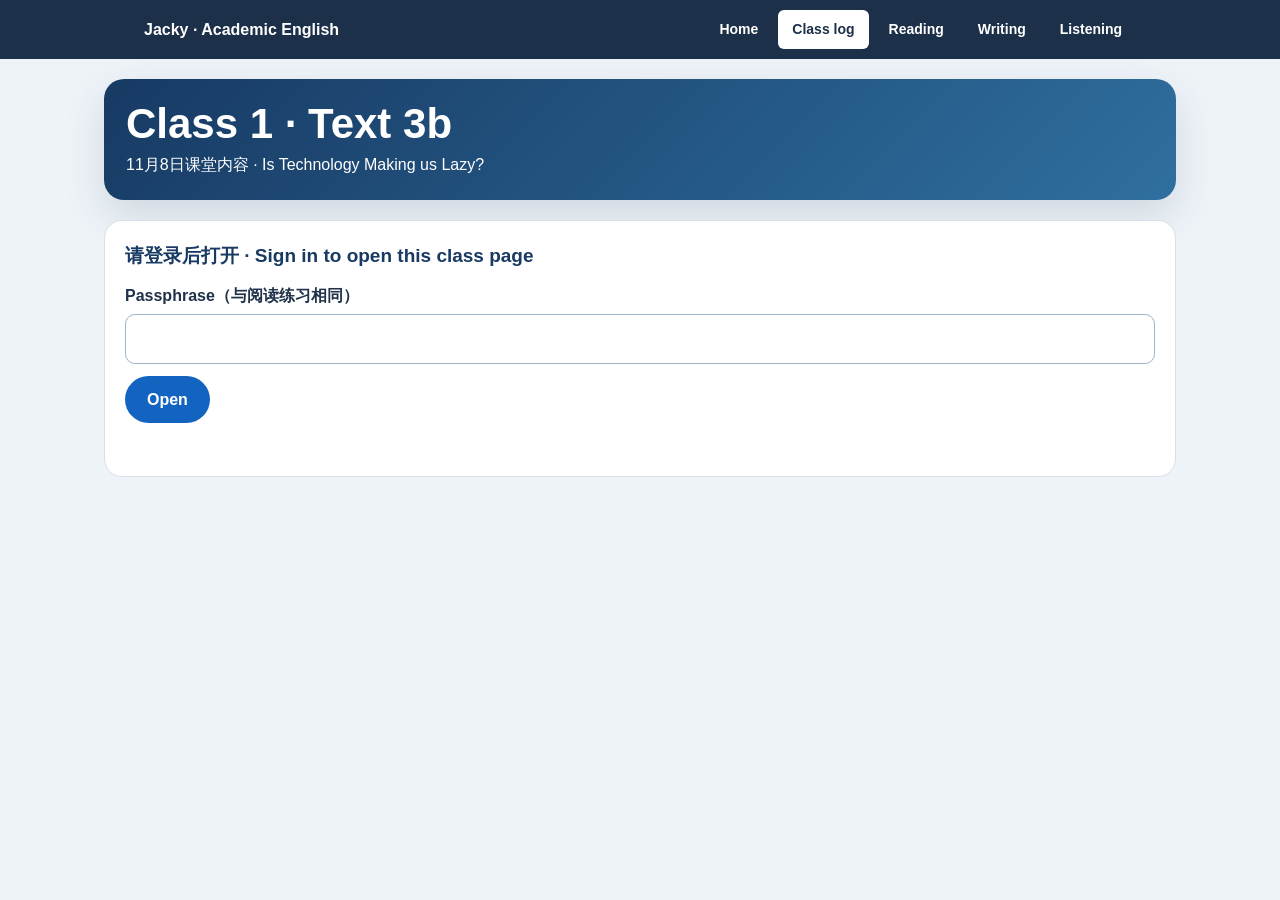
<file: classes/2026-11-08/text-3b.html>
<!doctype html>
<html lang="zh-CN">
<head>
<meta charset="utf-8">
<meta name="viewport" content="width=device-width,initial-scale=1">
<meta name="robots" content="noindex,nofollow">
<meta name="jacky-class-route" content="classes/2026-11-08/text-3b.html">
<title>Class 1 · Text 3b · Is Technology Making us Lazy?</title>
<link rel="stylesheet" href="../../assets/jacky-reading.css?v=20261104-responsive">
<link rel="stylesheet" href="../../assets/jacky-shell.css?v=20261111-class-log">
<script src="../../assets/jacky-shell.js?v=20261111-class-log" defer></script>
</head>
<body>
<!-- jacky-shell:start -->
<header class="jk-header"><div class="jk-header-inner">
<a class="jk-brand" href="../../">Jacky · Academic English</a>
<button class="jk-menu-button" type="button" aria-expanded="false" aria-controls="jk-navigation">Menu</button>
<nav class="jk-nav" id="jk-navigation" aria-label="Course navigation"><a href="../../">Home</a><a href="../../#class-log" aria-current="true">Class log</a><a href="../../reading-practice/">Reading</a><a href="../../essay/">Writing</a><a href="../../#listening">Listening</a></nav>
</div></header>
<!-- jacky-shell:end -->
<main>
  <header class="hero">
    <h1>Class 1 · Text 3b</h1>
    <p>11月8日课堂内容 · Is Technology Making us Lazy?</p>
  </header>
  <p class="preview-note" id="previewNote" hidden>老师预览 · Teacher preview — test only.</p>
  <section class="gate" id="gate">
    <h2>请登录后打开 · Sign in to open this class page</h2>
    <form id="signInForm" autocomplete="off">
      <label for="passphrase">Passphrase（与阅读练习相同）</label>
      <input type="password" id="passphrase" name="passphrase" autocomplete="current-password" required>
      <button type="submit" class="primary" id="signInBtn">Open</button>
      <p class="status" id="gateStatus" role="status"></p>
    </form>
  </section>
</main>
<script src="../../assets/jacky-reading-config.js?v=20261013"></script>
<script src="../../assets/jacky-class-gate.js?v=20261109"></script>
</body>
</html>
</file>
<file: assets/jacky-shell.css>
/* Shared course navigation and compact resource layout. */
.jk-header { background:#1c3049; color:#fff; font:16px/1.5 -apple-system,BlinkMacSystemFont,"Segoe UI",Arial,sans-serif; }
.jk-header * { box-sizing:border-box; }
.jk-header-inner { max-width:1040px; margin:auto; padding:10px 24px; display:flex; align-items:center; justify-content:space-between; gap:20px; }
.jk-header a { color:#fff; text-decoration:none; overflow-wrap:normal; }
.jk-brand { font-size:16px; font-weight:750; white-space:nowrap; }
.jk-menu-button { display:none; }
.jk-nav { display:flex; align-items:center; gap:6px; margin:0; padding:0; }
.jk-nav a { display:block; padding:9px 14px; border-radius:6px; font-size:14px; font-weight:650; white-space:nowrap; }
.jk-nav a:hover { background:#304660; }
.jk-nav a[aria-current] { background:#fff; color:#1c3049; }
.jk-header :focus-visible { outline:3px solid #f4ba68; outline-offset:3px; }
.jk-page-tools { max-width:1072px; margin:12px auto 0; padding:0 24px; display:flex; gap:10px; flex-wrap:wrap; align-items:center; font:14px/1.5 -apple-system,BlinkMacSystemFont,"Segoe UI",Arial,sans-serif; color:#566477; }
.jk-page-tools button { min-height:40px; padding:7px 12px; border:1px solid #bdc9d5; border-radius:6px; color:#1c3049; background:#fff; cursor:pointer; font:inherit; }
.jk-page-tools button:focus-visible { outline:3px solid #1769aa; outline-offset:2px; }
.jk-page-tools:has(> [hidden]):not(:has(> :not([hidden]))) { display:none; }
@media screen {
  html:has(> body.jk-home),html:has(> body.jk-essay) { background:#f4f6f8; }
  body.jk-home { min-height:100dvh; margin:0; background:#f4f6f8; color:#20324a; font:16px/1.6 -apple-system,BlinkMacSystemFont,"Segoe UI",Arial,sans-serif; }
  .jk-home .shell { width:min(100%,1040px); margin:auto; padding:30px 24px 40px; }
  .jk-home .hero { padding:0 0 20px; border:0; }
  .jk-home .hero h1 { font-size:34px; line-height:1.2; letter-spacing:-.025em; margin:0 0 6px; }
  .jk-home .hero p { font-size:16px; margin:0; color:#566477; }
  .jk-library-head { display:flex; align-items:center; justify-content:space-between; gap:12px; margin-bottom:12px; }
  .jk-library-head h2 { margin:0; font-size:20px; }
  #class-log { margin-bottom:28px; scroll-margin-top:16px; }
  .jk-class-heading { margin:0 0 12px; font-size:20px; }
  .jk-group > summary .jk-class-label { margin-left:12px; color:#20324a; font-size:16px; font-weight:700; }
  .jk-group > summary .jk-class-topic { display:block; margin:5px 0 0 17px; line-height:1.5; }
  .jk-class-note { margin:0 0 12px; color:#566477; font-size:15px; }
  .jk-expand { padding:7px 12px; min-height:40px; border:1px solid #bdc9d5; border-radius:6px; background:#fff; color:#20324a; font:inherit; font-size:14px; cursor:pointer; }
  .jk-group { margin:0 0 12px; border:1px solid #d8e0e8; border-radius:10px; background:#fff; overflow:clip; scroll-margin-top:16px; }
  .jk-group > summary { padding:17px 20px; cursor:pointer; color:#20324a; font-size:18px; font-weight:700; }
  .jk-group > summary span { margin-left:12px; color:#617084; font-size:14px; font-weight:400; }
  .jk-resources { padding:0 20px 8px; }
  .jk-resource { display:flex; justify-content:space-between; align-items:center; gap:16px; padding:14px 0; border-top:1px solid #e5eaf0; text-decoration:none; color:#20324a; }
  .jk-resource strong { display:block; font-size:16px; }
  .jk-resource small { display:block; margin-top:3px; font-size:14px; color:#617084; line-height:1.5; }
  .jk-resource > span:last-child { color:#1769aa; font-size:20px; }
  .jk-resource:hover strong { color:#1769aa; text-decoration:underline; }
  .jk-group :focus-visible,.jk-expand:focus-visible { outline:3px solid #1769aa; outline-offset:3px; }
  .jk-home footer { margin-top:24px; color:#617084; font-size:12px; }
  body.jk-essay { width:auto; margin:0; padding:0; border:0; border-radius:0; box-shadow:none; background:#f4f6f8; }
  body.jk-essay::before { display:none; }
  .jk-essay .jk-content { width:min(100%,1040px); margin:24px auto 48px; padding:28px 36px 48px; background:#fffdf8; border:1px solid #e1e6ec; border-radius:10px; }
  .jk-essay h1 { font-size:32px; line-height:1.2; margin:0 0 8px; }
  .jk-essay h2 { margin-top:30px; font-size:23px; border-bottom-width:2px; }
  .jk-essay #module-1--from-essay-prompt-to-research-map { margin:6px 0 22px; padding:0; border:0; font-size:18px; line-height:1.5; font-weight:500; color:#566477; }
  .jk-essay #cw3-question { margin-top:0; font-size:20px; }
  .jk-essay blockquote { margin:16px 0 24px; padding:14px 18px; }
  .jk-essay :target { scroll-margin-top:18px; }
}
@media screen and (max-width:800px) {
  .jk-header-inner { padding:10px 16px; gap:10px; flex-wrap:wrap; }
  .jk-brand { font-size:15px; }
  .jk-menu-button { display:block; min-height:40px; padding:7px 12px; border:1px solid #92a2b6; border-radius:6px; background:transparent; color:#fff; font:600 14px/1.4 -apple-system,BlinkMacSystemFont,"Segoe UI",Arial,sans-serif; cursor:pointer; }
  .jk-nav { flex-basis:100%; display:flex; flex-wrap:wrap; gap:5px; padding:4px 0 2px; }
  .jk-header.jk-menu-ready .jk-nav { display:none; }
  .jk-header.jk-menu-ready.jk-menu-open .jk-nav { display:flex; }
  .jk-nav a { padding:9px 12px; }
  .jk-page-tools { padding:0 16px; margin-top:10px; }
  .jk-home .shell { padding:24px 16px 32px; }
  .jk-home .hero h1 { font-size:28px; }
  .jk-home .hero p { font-size:15px; }
  .jk-group > summary { padding:15px 16px; font-size:17px; }
  .jk-group > summary span { margin-left:8px; font-size:13px; }
  .jk-group > summary .jk-class-label { font-size:15px; }
  .jk-resources { padding:0 16px 6px; }
  .jk-resource { gap:10px; padding:12px 0; }
  .jk-essay .jk-content { margin:0 auto 32px; padding:22px 18px 36px; border:0; border-radius:0; }
  .jk-essay h1 { font-size:26px; }
  .jk-essay h2 { font-size:21px; margin-top:26px; }
  .jk-essay #module-1--from-essay-prompt-to-research-map { font-size:16px; margin:6px 0 20px; }
  .jk-essay #cw3-question { font-size:18px; padding-bottom:8px; }
  .jk-essay blockquote { padding:12px 14px; margin:14px 0 22px; }
}
@media print {
  .jk-header,.jk-page-tools,.jk-expand { display:none !important; }
  .jk-essay .jk-content { margin:0; padding:0; border:0; max-width:none; }
  .jk-home .shell { width:auto; margin:0; padding:0; }
  .jk-home .hero { padding:0 0 12pt; border:0; }
  .jk-home .hero h1 { font-size:24pt; line-height:1.2; margin:0 0 6pt; }
  .jk-home .hero p { font-size:11pt; }
  .jk-home .jk-class-heading,.jk-home .jk-library-head h2 { font-size:14pt; margin:10pt 0; }
  .jk-home footer { display:none; }
  .jk-group { break-inside:avoid; margin-bottom:12pt; }
  .jk-group > summary { font-weight:bold; }
  .jk-group > .jk-resources { display:block !important; }
  .jk-resource { display:block; margin:5pt 0; color:#000; text-decoration:none; }
  .jk-resource small { display:block; }
  .jk-resource > span:last-child { display:none; }
  .jk-class-topic { display:block; }
}
</file>
<file: assets/jacky-reading.css>
/* Jacky reading practice (STAGED public styles). Same navy/blue/paper family as the existing learner
   pages. Checked at 375px: no horizontal overflow, printed tables scroll inside their own wrapper. */
:root {
  --ink: #20324a; --muted: #607089; --paper: #fffdfa; --navy: #183a63; --blue: #1264c0;
  --blue-soft: #dcecff; --line: #d8e0ea; --bg: #eef3f8; --good: #167346; --bad: #a53131;
  --warn: #84570f; --warn-soft: #faf0d9;
}
* { box-sizing: border-box; }
[hidden] { display: none !important; }
html { background: var(--bg); }
body {
  margin: 0; background: var(--bg); color: var(--ink);
  font: 16px/1.6 -apple-system, BlinkMacSystemFont, "Segoe UI", "PingFang SC", "Microsoft YaHei", Arial, sans-serif;
  overflow-wrap: break-word;
}
button, input, textarea, select, a { font: inherit; }
a { color: #0b5ea8; }

.topbar {
  position: sticky; top: 0; z-index: 20; display: flex; flex-wrap: wrap; gap: 8px; align-items: center;
  padding: 10px max(14px, calc((100vw - 1100px) / 2)); background: #153a62; color: #fff;
  box-shadow: 0 2px 12px #0b203944;
}
.topbar a, .topbar button {
  padding: 7px 12px; border: 1px solid #ffffff66; border-radius: 999px; background: transparent;
  color: #fff; text-decoration: none; cursor: pointer;
}
.topbar button:focus-visible, .topbar a:focus-visible, .tab:focus-visible,
button:focus-visible, input:focus-visible, textarea:focus-visible { outline: 3px solid #d39a2b; outline-offset: 2px; }

main { max-width: 1100px; margin: 20px auto 60px; padding: 0 14px; }

.hero {
  padding: 22px; border-radius: 20px; color: #fff;
  background: linear-gradient(135deg, #173a63, #2f6f9f); box-shadow: 0 16px 40px #243d5b25;
}
.hero h1 { margin: 0 0 6px; font-size: clamp(26px, 6vw, 42px); line-height: 1.08; }
.hero p { margin: 0; max-width: 760px; }

/* Only ever visible in the teacher's own preview of this page. */
.preview-note {
  margin: 14px 0 0; padding: 10px 13px; border-left: 4px solid #84570f;
  border-radius: 0 12px 12px 0; background: #faf0d9; color: #6f4a0d; font-size: 14px; font-weight: 700;
}

.gate { margin: 20px 0 0; padding: 20px; border: 1px solid var(--line); border-radius: 18px; background: #fff; }
.gate h2 { margin: 0 0 12px; font-size: 19px; color: var(--navy); }
.gate label { display: block; font-weight: 700; margin-bottom: 5px; }
.gate input {
  display: block; width: 100%; max-width: 340px; margin-bottom: 12px; padding: 11px;
  border: 1px solid #9eb2c9; border-radius: 10px; background: #fff;
}
button.primary {
  min-height: 44px; padding: 11px 22px; border: 0; border-radius: 999px; background: var(--blue);
  color: #fff; font-weight: 800; cursor: pointer;
}
button.primary:disabled { background: #7890a8; cursor: not-allowed; }
.status { min-height: 1.4em; margin: 10px 0 0; font-weight: 700; color: var(--muted); }
.status.error { color: var(--bad); }
.status.good { color: var(--good); }

.tabs { display: flex; flex-wrap: wrap; gap: 8px; margin: 20px 0; }
.tab {
  padding: 9px 15px; border: 1px solid #9eb2c9; border-radius: 999px; background: #fff;
  color: var(--navy); font-weight: 700; cursor: pointer;
}
.tab[aria-selected="true"] { background: var(--navy); color: #fff; }

.set { padding: 18px; border: 1px solid var(--line); border-radius: 20px; background: var(--paper); box-shadow: 0 14px 34px #243d5b17; }
.set-head { padding-bottom: 14px; border-bottom: 1px solid var(--line); }
.set-head h2 { margin: 4px 0 0; font-size: clamp(21px, 4vw, 30px); line-height: 1.15; }
.set-head p { margin: 4px 0 0; color: var(--muted); font-size: 14px; }
.badge { display: inline-block; padding: 3px 9px; border-radius: 999px; background: var(--blue-soft); color: #174f7e; font-size: 13px; font-weight: 800; }

.passage { margin: 16px 0 0; padding: 16px; border: 1px solid var(--line); border-radius: 14px; background: #fff; }
.passage > p:first-child { margin-top: 0; }
.passage p { margin: 0 0 12px; }
.passage img { max-width: 100%; height: auto; }
.passage figure { margin: 14px 0; }
.passage figcaption { color: var(--muted); font-size: 13px; }

.questions { margin: 18px 0 0; display: grid; gap: 14px; }
.qcard { padding: 14px; border: 1px solid var(--line); border-radius: 14px; background: #fff; break-inside: avoid; }
.qhead { display: flex; flex-wrap: wrap; gap: 8px; align-items: baseline; margin-bottom: 8px; }
.qnum { padding: 3px 9px; border-radius: 8px; background: var(--navy); color: #fff; font-weight: 800; font-size: 14px; }
.qmarks { color: var(--muted); font-size: 13px; font-weight: 700; }
.qcard.optional .qnum { background: #5d7089; }
/* A printed question whose one prompt covers several gaps: the shared context sits once at the top of
   the group, then each gap is its own bounded field. Nested padding stays small so a 375px screen
   never scrolls sideways, and a word bank keeps its own scrolling wrapper. */
.qgroup { padding: 14px 12px 4px; border: 1px solid var(--line); border-radius: 14px; background: #f7f9fb; break-inside: avoid; }
.qgroup-head { display: flex; flex-wrap: wrap; gap: 8px; align-items: baseline; margin-bottom: 8px; }
.qgroup > .prompt.shared { margin: 0 0 12px; }
.qgroup > .prompt.shared .table-scroll { margin: 10px 0; }
.qgroup .qcard { margin: 0 0 10px; padding: 11px 12px; border-radius: 11px; }
.qgroup .qcard .qhead { margin-bottom: 6px; }
.qgroup .qcard .qnum { font-size: 13px; }
.qgroup .qcard .prompt { color: var(--muted); font-size: 14px; }
.prompt p { margin: 8px 0 0; }
.prompt > *:first-child { margin-top: 0; }
.opts { display: grid; gap: 6px; margin: 10px 0 0; }
.opt { display: flex; gap: 8px; align-items: flex-start; padding: 8px 9px; border: 1px solid var(--line); border-radius: 10px; background: #fcfdff; cursor: pointer; }
.opt input { margin: 4px 0 0; flex: 0 0 auto; }
.answer {
  width: 100%; margin: 10px 0 0; padding: 10px; border: 1px solid #9eb2c9; border-radius: 10px;
  background: #f8fafc; resize: vertical;
}
textarea.answer { min-height: 92px; }
/* A printed grid scrolls inside its own bounded wrapper; the document itself never gets wider than the
   screen, and no table text is hidden or cropped. */
.table-scroll { max-width: 100%; overflow-x: auto; margin: 8px 0; -webkit-overflow-scrolling: touch; }
.table-scroll table { border-collapse: collapse; min-width: 100%; font-size: 15px; }
.table-scroll th, .table-scroll td { padding: 7px 9px; border: 1px solid var(--line); text-align: left; vertical-align: top; overflow-wrap: break-word; word-break: normal; }
/* Phones only: a wide grid may break inside a word rather than push the page sideways. */
@media (max-width: 640px) { .table-scroll th, .table-scroll td { overflow-wrap: anywhere; } }
/* A printed source line carries a full URL: it wraps instead of widening the page. */
.passage .reading-source, .prompt, .passage p, .receipt span { overflow-wrap: anywhere; }

.optional-block { margin: 18px 0 0; padding: 14px; border: 1px dashed #9eb2c9; border-radius: 14px; background: #fff; }
.optional-block h3 { margin: 0 0 4px; font-size: 16px; color: var(--navy); }
.optional-block .note { margin: 0 0 10px; color: var(--muted); font-size: 13px; }

.handin { margin: 20px 0 0; padding: 18px; border: 2px solid #86acd3; border-radius: 18px; background: #fff; }
.handin h3 { margin: 0 0 4px; color: var(--navy); font-size: 18px; }
.handin p { margin: 0; color: var(--muted); font-size: 14px; }
.handin .actions { display: flex; flex-wrap: wrap; gap: 10px; align-items: center; margin-top: 14px; }
.saved { font-size: 13px; font-weight: 700; color: var(--muted); }
.receipt { margin: 14px 0 0; padding: 12px 14px; border-radius: 12px; background: #e6f3ea; color: var(--good); font-weight: 700; }
.receipt span { display: block; font-weight: 400; color: var(--ink); font-size: 14px; }
/* The result returned with the receipt (2026-11-11). One column of items that wraps at any width. */
.result { margin: 12px 0 0; padding: 12px 14px; border: 1px solid var(--line); border-radius: 12px; background: #fff; color: var(--ink); }
.result h3 { margin: 0 0 6px; color: var(--navy); font-size: 17px; }
.result .score { margin: 0 0 8px; font-weight: 800; }
.result ol { margin: 0; padding: 0; list-style: none; display: grid; gap: 6px; }
.result li { display: grid; grid-template-columns: 2em minmax(0, 1fr); gap: 2px 8px; padding: 7px 9px; border-radius: 9px; background: #f4f7fa; overflow-wrap: anywhere; }
.result .mark { font-weight: 800; text-align: center; }
.result .correct .mark { color: var(--good); }
.result .incorrect .mark { color: var(--bad); }
.result .partial .mark, .result .waiting .mark { color: var(--warn); }
.result .line { grid-column: 2; font-size: 14px; }
.result small { color: var(--muted); }
.result.waiting-note { background: var(--warn-soft); border-color: #e3cfa0; color: var(--warn); font-weight: 700; }
.result.waiting-note p { margin: 0; }
/* A disabled control still has to be readable: a handed-in attempt stays on screen, not greyed away. */
.set[data-readonly="1"] .answer, .set[data-readonly="1"] .opt { background: #f2f4f7; color: var(--ink); opacity: 1; }
.set[data-readonly="1"] .answer:disabled, .set[data-readonly="1"] .opt input:disabled { color: var(--ink); -webkit-text-fill-color: var(--ink); }

/* Both sides changed the same answer: the reader decides, nothing is overwritten. */
.conflict-box { margin: 0 0 14px; padding: 12px 14px; border: 1px solid #d9b45c; border-radius: 12px; background: var(--warn-soft); }
.conflict-head { margin: 0 0 8px; font-weight: 800; color: var(--warn); }
.conflict { margin: 0 0 10px; }
.conflict-q { margin: 0 0 4px; font-weight: 800; }
.conflict-opt { display: flex; gap: 8px; align-items: flex-start; padding: 6px 8px; border: 1px solid #e3cfa0; border-radius: 9px; background: #fff; cursor: pointer; }
.conflict-opt + .conflict-opt { margin-top: 5px; }
.conflict-opt span { overflow-wrap: anywhere; }

@media (max-width: 430px) {
  main { margin-top: 12px; padding: 0 10px; }
  /* 375px: the group's own frame gives up its side padding before any field does, so a bank table and
     a long gapped sentence both stay inside the screen. */
  .qgroup { padding: 12px 9px 3px; border-radius: 12px; }
  .qgroup .qcard { padding: 10px; }
  .qgroup > .prompt.shared .table-scroll table { font-size: 14px; }
  .qgroup > .prompt.shared .table-scroll th, .qgroup > .prompt.shared .table-scroll td { padding: 6px 7px; }
  .hero, .set, .gate { padding: 14px; border-radius: 14px; }
  .passage { padding: 12px; }
  .topbar { padding: 10px 12px; }
  .topbar a, .topbar button { padding: 6px 10px; font-size: 14px; }
  .tab { padding: 8px 12px; font-size: 15px; }
}

/* Print: the whole current passage and its prompts, nothing else. No receipt, no control, no status. */
@media print {
  html, body { background: #fff; }
  body { font-size: 11.5pt; }
  .topbar, .tabs, .gate, .handin, .receipt, .result, .status, .saved, .conflict-box, .preview-note, #printBtn, #forgetBtn { display: none !important; }
  main { max-width: none; margin: 0; padding: 0; }
  .hero { padding: 0 0 6mm; border-radius: 0; color: var(--ink); background: #fff !important; box-shadow: none; }
  .set { padding: 0; border: 0; border-radius: 0; background: #fff; box-shadow: none; }
  .set[hidden] { display: none !important; }
  .passage, .qcard, .optional-block, .qgroup { border: 0; border-radius: 0; background: #fff; padding: 0; }
  .qgroup { margin: 0 0 5mm; }
  .passage { max-height: none !important; overflow: visible !important; }
  .qcard { margin: 0 0 5mm; }
  .answer { min-height: 16mm; border: 0; border-bottom: 1px solid #99a; background: #fff; }
  .table-scroll { overflow: visible; }
  /* A column is never narrower than its longest word, so words and numbers stay whole on paper. */
  th, td { overflow-wrap: break-word !important; word-break: normal !important; }
}
/* responsive-retrofit:core-20261104 */
/* Window adaptation, screen only: a learner page follows the current window width and height,
   including resizing an open window and browser zoom.
   Reference: student-learning-portal-workflow/references/responsive-student-pages.md
   Nothing here changes content, prompt or option order, question ids, learner answers, storage keys,
   scoring, release gates, theme colours or the print rules: every rule is inside @media screen and
   only decides how an existing box is sized. No page-wide transform, zoom or overflow hiding, and
   nothing changes what is hidden or shown. */
@media screen {
  /* A long identifier, file name, URL or code token breaks only when it cannot fit; ordinary
     words stay whole, in cells as well as in text. */
  code, kbd, samp, var, a[href]:not([href^="#"]) { overflow-wrap: anywhere; }
  p, li, dd, dt, td, th, figcaption, blockquote, summary, label { overflow-wrap: break-word; }
  pre:not([hidden]) { max-width: 100%; overflow-x: auto; }

  /* Figures and embeds stay inside their own container. Annotation ink is drawn at the coordinates
     it was authored with, so <svg> and <canvas> are deliberately left out of this rule. */
  img:not([hidden]), picture, video, iframe, embed, object { max-width: 100%; }
  img:not([hidden]), video { height: auto; }

  /* A table fits its pane: the columns wrap instead of widening the page. A table that is set to
     span its pane still spans it, so nothing looks different where there was already room. */
  table { max-width: 100%; }

  /* Fields and buttons stay inside the window and keep a usable size. */
  input:not([hidden]), select:not([hidden]), textarea:not([hidden]), button:not([hidden]) { max-width: 100%; }

  /* A paper replica or ink overlay is positioned by coordinates inside its own scrolling frame:
     it must keep its authored width. */
  #ann-page, #ann-page *, #ann-stage, [id^="html-ink"], [id^="html-ink"] * { max-width: none; }
}

/* In a narrow window a wide table cannot be made legible by wrapping alone, so the sideways
   scrolling belongs to the table's own box: neither the pane nor the page widens.
   :not([hidden]) so that a table the page keeps hidden stays hidden. */
@media screen and (max-width: 820px) {
  table:not([hidden]) {
    display: block;
    width: max-content;
    max-width: 100%;
    overflow-x: auto;
    overscroll-behavior-x: contain;
  }
}
/* responsive-retrofit:jacky-20261104 */
/* Jacky · Sydney Foundation. Screen only; content, order, ids and answers unchanged.
   Measured 2026-11-04: the module artifacts overflow sideways at 1024x768, 844x390 and
   768x600 because of (a) source tables that are wider than the page can ever be and
   (b) card grids with fixed column counts that only collapse below 760px. */
@media screen {
  /* Tables written without a class (the source maps, screening matrices and planning
     tables) are wider than the page at every window, so they scroll inside their own box.
     Tables that already sit in .note-wrap keep that wrapper's scrolling. */
  table:not([class]):not([hidden]), table.source-map:not([hidden]), table.tfng:not([hidden]) {
    display: block; width: max-content; max-width: 100%; overflow-x: auto; overscroll-behavior-x: contain;
  }
  /* Card grids follow the space they have instead of a fixed column count, so they also
     work in the 760-1024px range and inside a narrow pane. */
  .annotation-key { grid-template-columns: repeat(auto-fit, minmax(135px, 1fr)); }
  .annotation-logic, .essay-plan-strip { grid-template-columns: repeat(auto-fit, minmax(150px, 1fr)); }
  .structure-map { grid-template-columns: repeat(auto-fit, minmax(110px, 1fr)); }
  .demo-steps, .source-card-grid { grid-template-columns: repeat(auto-fit, minmax(200px, 1fr)); }
  .knowledge-strip { grid-template-columns: minmax(0, max-content) minmax(0, 1fr); }
  .structure-step { min-width: 0; }
  .key-card, .structure-step, .knowledge-strip > * { min-width: 0; }
}

/* A short or narrow window must keep reading space: the sticky toolbar wrapped its pills onto
   five lines at 320x568 and took 52% of the window. It now stays one scrollable row, and in a
   short window it scrolls with the page instead of sticking. */
@media screen and (max-width: 520px), screen and (max-height: 620px) {
  .topbar { flex-wrap: nowrap; overflow-x: auto; overscroll-behavior-x: contain; gap: 8px; padding-top: 6px; padding-bottom: 6px; }
  .topbar > * { flex: 0 0 auto; }
  .topbar .note { width: auto; margin-left: 8px; }
}
@media screen and (max-height: 560px) {
  .topbar { position: static; }
}
</file>
